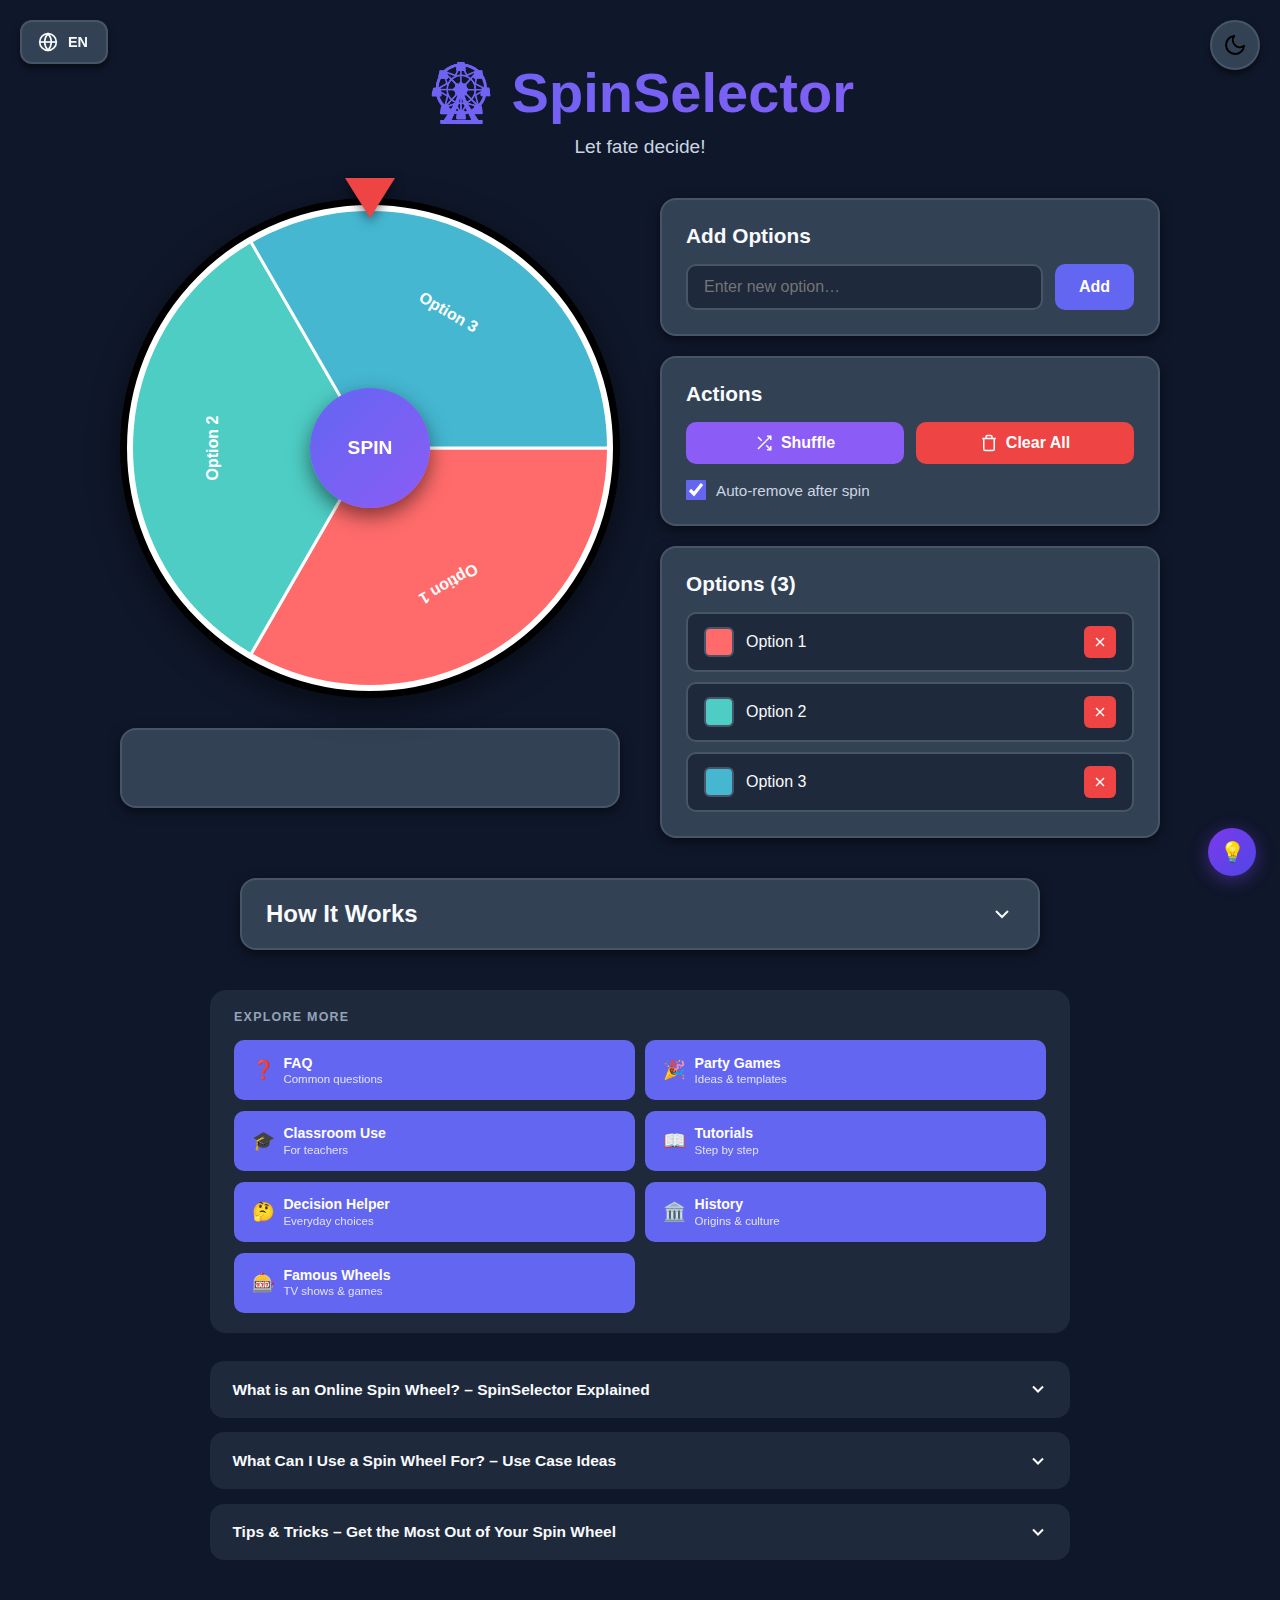
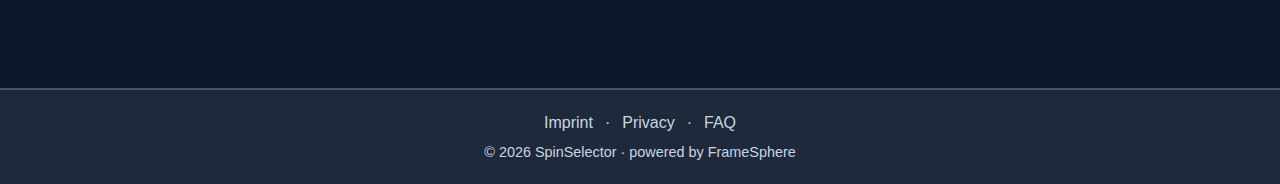
<file: index.html>
<!DOCTYPE html>
<html lang="en">
<head>
    <meta charset="UTF-8">
    <meta name="viewport" content="width=device-width, initial-scale=1.0">
    <title>SpinSelector – Redirecting…</title>
    <link rel="icon" type="image/svg+xml" href="/assets/favicon.svg">
    <meta name="robots" content="noindex, nofollow">
    <script>
        (function () {
            var saved = localStorage.getItem('language');
            var supported = ['de', 'en', 'fr', 'es'];
            var lang = supported.indexOf(saved) !== -1 ? saved : null;
            if (!lang) {
                var bl = (navigator.language || navigator.userLanguage || 'en').slice(0, 2).toLowerCase();
                lang = supported.indexOf(bl) !== -1 ? bl : 'en';
            }
            window.location.replace('/' + lang + '/');
        })();
    </script>
    <noscript><meta http-equiv="refresh" content="0; url=/en/"></noscript>
</head>
<body style="background:#0f172a;color:#94a3b8;font-family:sans-serif;display:flex;align-items:center;justify-content:center;min-height:100vh;margin:0;">
    <p>Redirecting…</p>
</body>
</html>
</file>
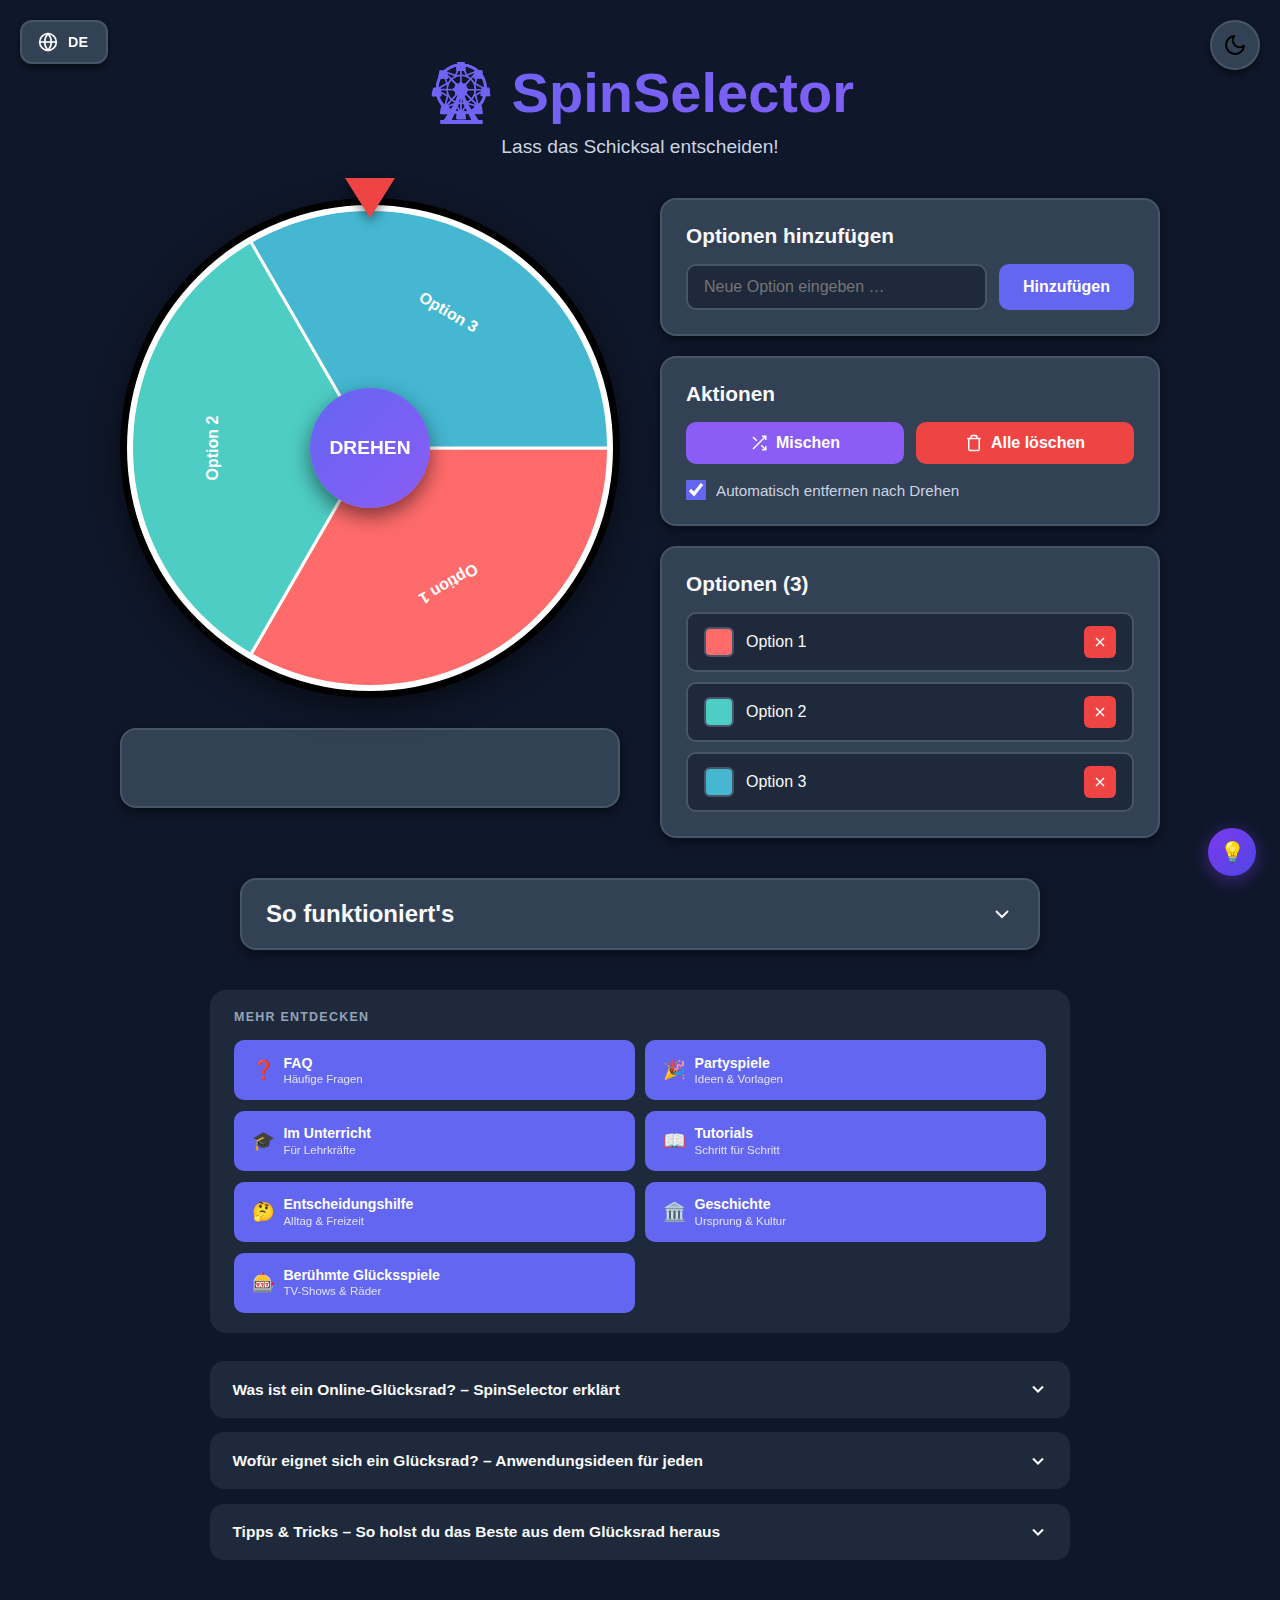
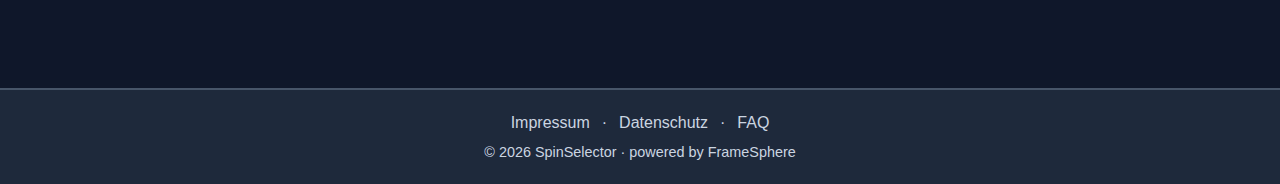
<file: de/index.html>
<!DOCTYPE html>
<html lang="de">
<head>
    <meta charset="UTF-8">
    <meta name="viewport" content="width=device-width, initial-scale=1.0">

    <!-- ═══ SEO: Meta Title & Description ═══ -->
    <title>Glücksrad Online – Kostenloser Zufallsgenerator | SpinSelector</title>
    <meta name="description" content="Kostenloses Online-Glücksrad: Eigene Optionen eingeben, Rad drehen und den Zufall entscheiden lassen. Ideal für Verlosungen, Partyspiele, Unterricht und Teamentscheidungen.">
    <meta name="keywords" content="Glücksrad online, Zufallsgenerator kostenlos, Entscheidungsrad, Picker Rad, Losrad, Spin Wheel, Glücksrad drehen, Online Rad kostenlos">

    <!-- ═══ Open Graph ═══ -->
    <meta property="og:title" content="SpinSelector – Kostenloses Online-Glücksrad">
    <meta property="og:description" content="Eigene Optionen eingeben, Rad drehen und den Zufall entscheiden lassen. Kostenlos, ohne Anmeldung.">
    <meta property="og:type" content="website">
    <meta property="og:url" content="https://spinselector.pages.dev/de/">
    <meta property="og:site_name" content="SpinSelector">
    <meta property="og:image" content="https://spinselector.pages.dev/assets/favicon.svg">
    <meta property="og:locale" content="de_DE">

    <!-- ═══ Twitter Card ═══ -->
    <meta name="twitter:card" content="summary_large_image">
    <meta name="twitter:title" content="SpinSelector – Glücksrad Online">
    <meta name="twitter:description" content="Kostenloses Online-Glücksrad. Optionen eingeben, drehen, Zufall gewinnen!">
    <meta name="twitter:image" content="https://spinselector.pages.dev/assets/favicon.svg">

    <!-- ═══ Canonical & hreflang ═══ -->
    <link rel="canonical" href="https://spinselector.pages.dev/de/">
    <link rel="alternate" hreflang="de"        href="https://spinselector.pages.dev/de/">
    <link rel="alternate" hreflang="en"        href="https://spinselector.pages.dev/en/">
    <link rel="alternate" hreflang="fr"        href="https://spinselector.pages.dev/fr/">
    <link rel="alternate" hreflang="es"        href="https://spinselector.pages.dev/es/">
    <link rel="alternate" hreflang="x-default" href="https://spinselector.pages.dev/en/">

    <!-- ═══ Favicon ═══ -->
    <link rel="icon" type="image/svg+xml" href="/assets/favicon.svg">
    <link rel="apple-touch-icon" href="/assets/favicon.svg">

    <!-- ═══ Structured Data: WebApplication ═══ -->
    <script type="application/ld+json">
    {
      "@context": "https://schema.org",
      "@type": "WebApplication",
      "name": "SpinSelector – Glücksrad Online",
      "url": "https://spinselector.pages.dev/de/",
      "description": "Kostenloses Online-Glücksrad für zufällige Entscheidungen.",
      "applicationCategory": "UtilitiesApplication",
      "operatingSystem": "Web Browser",
      "inLanguage": "de",
      "offers": { "@type": "Offer", "price": "0", "priceCurrency": "EUR" },
      "image": "https://spinselector.pages.dev/assets/favicon.svg"
    }
    </script>

    <!-- ═══ Structured Data: FAQPage ═══ -->
    <script type="application/ld+json">
    {
      "@context": "https://schema.org",
      "@type": "FAQPage",
      "mainEntity": [
        {
          "@type": "Question",
          "name": "Was kostet SpinSelector?",
          "acceptedAnswer": { "@type": "Answer", "text": "SpinSelector ist vollständig kostenlos und benötigt keine Registrierung oder Download." }
        },
        {
          "@type": "Question",
          "name": "Wie viele Optionen kann ich eingeben?",
          "acceptedAnswer": { "@type": "Answer", "text": "Du kannst bis zu 20 Optionen gleichzeitig ins Rad eingeben." }
        },
        {
          "@type": "Question",
          "name": "Werden meine Daten gespeichert?",
          "acceptedAnswer": { "@type": "Answer", "text": "Alle Optionen werden ausschließlich lokal in deinem Browser gespeichert. Es werden keine Daten an Server übertragen." }
        },
        {
          "@type": "Question",
          "name": "Funktioniert SpinSelector auf dem Smartphone?",
          "acceptedAnswer": { "@type": "Answer", "text": "Ja, SpinSelector ist vollständig mobiloptimiert und funktioniert auf allen modernen Geräten." }
        }
      ]
    }
    </script>

    <!-- ═══ PWA / Mobile ═══ -->
    <meta name="mobile-web-app-capable" content="yes">
    <meta name="apple-mobile-web-app-capable" content="yes">
    <meta name="apple-mobile-web-app-status-bar-style" content="black-translucent">
    <meta name="apple-mobile-web-app-title" content="SpinSelector">
    <meta name="theme-color" content="#0f172a">

    <link rel="stylesheet" href="/styles.css">

    <!-- ═══ AdSense ═══ -->
    <script async src="https://pagead2.googlesyndication.com/pagead/js/adsbygoogle.js?client=ca-pub-3654554314003005" crossorigin="anonymous"></script>

    <!-- ═══ SEO Section Styles ═══ -->
    <style>
        /* ── Quick Navigation ──────────────────────────── */
        .seo-section { max-width: 900px; margin: 0 auto 3rem; padding: 0 1.25rem; }
        .quick-nav { background: var(--card-bg,#1e293b); border-radius: 16px; padding: 1.25rem 1.5rem; margin-bottom: 1.75rem; }
        .quick-nav-heading { font-size: 0.78rem; font-weight: 700; text-transform: uppercase; letter-spacing: 0.1em; color: var(--text-muted,#94a3b8); margin: 0 0 1rem; }
        .quick-nav-links { display: grid; grid-template-columns: 1fr 1fr; gap: 0.65rem; }
        .quick-nav-links a { display: flex; align-items: center; gap: 0.55rem; padding: 0.85rem 1.1rem; border-radius: 10px; background: var(--accent,#6366f1); color: #fff; text-decoration: none; font-size: 0.88rem; font-weight: 600; transition: opacity .18s, transform .18s, background .18s; line-height: 1.3; }
        .quick-nav-links a:hover { opacity: 0.88; transform: translateY(-2px); background: #4f52d6; }
        .quick-nav-links a .nav-icon { font-size: 1.15rem; flex-shrink: 0; }
        .quick-nav-links a .nav-label { display: flex; flex-direction: column; }
        .quick-nav-links a .nav-label span { font-size: 0.72rem; font-weight: 400; opacity: 0.8; }

        /* ── Accordion ─────────────────────────────────── */
        .seo-accordion { display: flex; flex-direction: column; gap: 0.9rem; }
        .acc-item { background: var(--card-bg,#1e293b); border-radius: 14px; overflow: hidden; }
        .acc-btn { width: 100%; display: flex; justify-content: space-between; align-items: center; padding: 1.1rem 1.4rem; background: none; border: none; color: var(--text,#f8fafc); font-size: 0.97rem; font-weight: 700; cursor: pointer; text-align: left; gap: 1rem; line-height: 1.4; }
        .acc-chevron { flex-shrink: 0; transition: transform .3s ease; }
        .acc-btn[aria-expanded="true"] .acc-chevron { transform: rotate(180deg); }
        .acc-body { max-height: 0; overflow: hidden; transition: max-height .38s ease; }
        .acc-body.open { max-height: 3000px; }
        .acc-inner { padding: 0 1.4rem 1.4rem; color: var(--text-secondary,#cbd5e1); line-height: 1.78; font-size: 0.93rem; }
        .acc-inner h3 { color: var(--text,#f8fafc); font-size: 0.95rem; margin: 1.1rem 0 0.35rem; }
        .acc-inner p { margin: 0 0 0.75rem; }
        .acc-inner ul { padding-left: 1.3rem; margin: 0 0 0.75rem; }
        .acc-inner ul li { margin-bottom: 0.3rem; }
        .acc-inner a { color: var(--accent,#818cf8); text-decoration: underline; text-underline-offset: 3px; }

        @media (max-width: 640px) {
            .acc-btn { font-size: 0.88rem; padding: 0.95rem 1.1rem; }
            .quick-nav-links { grid-template-columns: 1fr 1fr; gap: 0.5rem; }
            .quick-nav-links a { font-size: 0.8rem; padding: 0.7rem 0.85rem; }
            .seo-section { padding: 0 0.75rem; }
        }
    </style>

    <!-- ═══ i18n Shim (ersetzt translations.js) ═══ -->
    <script>
        window.i18n = {
            t: function(key) {
                var s = {
                    'empty-state':     'Keine Optionen vorhanden.<br>Füge mindestens 2 Optionen hinzu!',
                    'canvas-empty':    'Füge Optionen hinzu',
                    'confirm-clear':   'Möchtest du wirklich alle Optionen löschen?',
                    'default-options': ['Option 1', 'Option 2', 'Option 3']
                };
                return s.hasOwnProperty(key) ? s[key] : key;
            },
            setLanguage: function(lang) {
                localStorage.setItem('language', lang);
                window.location.href = '/' + lang + '/';
            },
            initLanguage: function() { /* no-op: Sprache ergibt sich aus der URL */ },
            currentLanguage: function() { return 'de'; }
        };
    </script>
</head>
<body>

    <!-- ═══ Language Selector ═══ -->
    <div class="language-selector">
        <button id="langToggle" class="lang-button" aria-label="Sprache wechseln">
            <svg xmlns="http://www.w3.org/2000/svg" width="20" height="20" viewBox="0 0 24 24" fill="none" stroke="currentColor" stroke-width="2"><circle cx="12" cy="12" r="10"></circle><line x1="2" y1="12" x2="22" y2="12"></line><path d="M12 2a15.3 15.3 0 0 1 4 10 15.3 15.3 0 0 1-4 10 15.3 15.3 0 0 1-4-10 15.3 15.3 0 0 1 4-10z"></path></svg>
            <span id="currentLang">DE</span>
        </button>
        <div id="langDropdown" class="lang-dropdown hidden">
            <button data-lang="de" class="lang-option">🇩🇪 Deutsch</button>
            <button data-lang="en" class="lang-option">🇬🇧 English</button>
            <button data-lang="fr" class="lang-option">🇫🇷 Français</button>
            <button data-lang="es" class="lang-option">🇪🇸 Español</button>
        </div>
    </div>

    <!-- ═══ Theme Toggle ═══ -->
    <div class="theme-toggle">
        <button id="themeToggle" aria-label="Theme wechseln">
            <svg class="sun-icon" xmlns="http://www.w3.org/2000/svg" width="24" height="24" viewBox="0 0 24 24" fill="none" stroke="currentColor" stroke-width="2" stroke-linecap="round" stroke-linejoin="round"><circle cx="12" cy="12" r="5"></circle><line x1="12" y1="1" x2="12" y2="3"></line><line x1="12" y1="21" x2="12" y2="23"></line><line x1="4.22" y1="4.22" x2="5.64" y2="5.64"></line><line x1="18.36" y1="18.36" x2="19.78" y2="19.78"></line><line x1="1" y1="12" x2="3" y2="12"></line><line x1="21" y1="12" x2="23" y2="12"></line><line x1="4.22" y1="19.78" x2="5.64" y2="18.36"></line><line x1="18.36" y1="5.64" x2="19.78" y2="4.22"></line></svg>
            <svg class="moon-icon" xmlns="http://www.w3.org/2000/svg" width="24" height="24" viewBox="0 0 24 24" fill="none" stroke="currentColor" stroke-width="2" stroke-linecap="round" stroke-linejoin="round"><path d="M21 12.79A9 9 0 1 1 11.21 3 7 7 0 0 0 21 12.79z"></path></svg>
        </button>
    </div>

    <!-- ═══ App Container ═══ -->
    <div class="container">

        <!-- ── H1 Header ──────────────────────────────── -->
        <header>
            <h1>🎡 SpinSelector</h1>
            <p class="subtitle">Lass das Schicksal entscheiden!</p>
        </header>

        <!-- ── Wheel + Controls ───────────────────────── -->
        <div class="main-content">
            <div class="wheel-section">
                <div class="wheel-container">
                    <div class="wheel-pointer"></div>
                    <canvas id="wheelCanvas" width="500" height="500" aria-label="Interaktives Glücksrad"></canvas>
                    <button id="spinBtn" class="spin-button" aria-label="Rad drehen">
                        <span class="spin-text">DREHEN</span>
                    </button>
                </div>
                <div class="result-display" id="resultDisplay" aria-live="polite"></div>
            </div>

            <div class="controls-section">
                <div class="card">
                    <h2>Optionen hinzufügen</h2>
                    <div class="input-group">
                        <input type="text" id="optionInput" placeholder="Neue Option eingeben …" maxlength="50" aria-label="Neue Option eingeben">
                        <button id="addBtn" class="btn btn-primary">Hinzufügen</button>
                    </div>
                </div>

                <div class="card">
                    <h2>Aktionen</h2>
                    <div class="action-buttons">
                        <button id="shuffleBtn" class="btn btn-secondary" aria-label="Optionen mischen">
                            <svg xmlns="http://www.w3.org/2000/svg" width="18" height="18" viewBox="0 0 24 24" fill="none" stroke="currentColor" stroke-width="2" aria-hidden="true"><polyline points="16 3 21 3 21 8"></polyline><line x1="4" y1="20" x2="21" y2="3"></line><polyline points="21 16 21 21 16 21"></polyline><line x1="15" y1="15" x2="21" y2="21"></line><line x1="4" y1="4" x2="9" y2="9"></line></svg>
                            <span>Mischen</span>
                        </button>
                        <button id="clearBtn" class="btn btn-danger" aria-label="Alle Optionen löschen">
                            <svg xmlns="http://www.w3.org/2000/svg" width="18" height="18" viewBox="0 0 24 24" fill="none" stroke="currentColor" stroke-width="2" aria-hidden="true"><polyline points="3 6 5 6 21 6"></polyline><path d="M19 6v14a2 2 0 0 1-2 2H7a2 2 0 0 1-2-2V6m3 0V4a2 2 0 0 1 2-2h4a2 2 0 0 1 2 2v2"></path></svg>
                            <span>Alle löschen</span>
                        </button>
                    </div>
                    <div class="checkbox-group">
                        <label>
                            <input type="checkbox" id="autoRemove" checked>
                            <span>Automatisch entfernen nach Drehen</span>
                        </label>
                    </div>
                </div>

                <div class="card">
                    <h2>Optionen (<span id="optionCount">0</span>)</h2>
                    <div id="optionsList" class="options-list"></div>
                </div>
            </div>
        </div>

        <!-- ── How to Play ─────────────────────────────── -->
        <section class="how-to-play" aria-label="So funktioniert SpinSelector">
            <button class="how-to-play-toggle" onclick="toggleHowToPlay()" aria-expanded="false">
                <h2 class="section-title">So funktioniert's</h2>
                <svg class="toggle-icon" width="24" height="24" viewBox="0 0 24 24" fill="none" stroke="currentColor" stroke-width="2" aria-hidden="true"><polyline points="6 9 12 15 18 9"></polyline></svg>
            </button>
            <div class="instructions collapsed">
                <div class="instruction-item"><span class="instruction-number">1</span><p>Füge deine Optionen über das Eingabefeld hinzu</p></div>
                <div class="instruction-item"><span class="instruction-number">2</span><p>Klicke auf „DREHEN", um das Rad zu starten</p></div>
                <div class="instruction-item"><span class="instruction-number">3</span><p>Das Rad wählt per Zufallsalgorithmus eine Option aus</p></div>
                <div class="instruction-item"><span class="instruction-number">4</span><p>Nutze „Mischen", um die Reihenfolge neu zu ordnen</p></div>
            </div>
        </section>

        <!-- ═══════════════════════════════════════════════════════
             SEO SECTION – zwischen How-to-Play und Footer
        ═══════════════════════════════════════════════════════ -->
        <section class="seo-section" aria-label="Informationen und weiterführende Themen">

            <!-- ── Quick Navigation ──────────────────── -->
            <nav class="quick-nav" aria-label="Weitere Seiten">
                <p class="quick-nav-heading">Mehr entdecken</p>
                <div class="quick-nav-links">
                    <a href="/de/faq.html"><span class="nav-icon">❓</span><span class="nav-label">FAQ<span>Häufige Fragen</span></span></a>
                    <a href="/de/partyspiele.html"><span class="nav-icon">🎉</span><span class="nav-label">Partyspiele<span>Ideen & Vorlagen</span></span></a>
                    <a href="/de/unterricht.html"><span class="nav-icon">🎓</span><span class="nav-label">Im Unterricht<span>Für Lehrkräfte</span></span></a>
                    <a href="/de/tutorials.html"><span class="nav-icon">📖</span><span class="nav-label">Tutorials<span>Schritt für Schritt</span></span></a>
                    <a href="/de/entscheidungen.html"><span class="nav-icon">🤔</span><span class="nav-label">Entscheidungshilfe<span>Alltag & Freizeit</span></span></a>
                    <a href="/de/geschichte.html"><span class="nav-icon">🏛️</span><span class="nav-label">Geschichte<span>Ursprung & Kultur</span></span></a>
                    <a href="/de/beruehmte-gluecksspiele.html"><span class="nav-icon">🎰</span><span class="nav-label">Berühmte Glücksspiele<span>TV-Shows & Räder</span></span></a>
                </div>
            </nav>

            <!-- ── Accordion Items ───────────────────── -->
            <div class="seo-accordion">

                <!-- Akkordeon 1 -->
                <div class="acc-item">
                    <button class="acc-btn" aria-expanded="false" onclick="toggleAcc(this)">
                        <span>Was ist ein Online-Glücksrad? – SpinSelector erklärt</span>
                        <svg class="acc-chevron" width="20" height="20" viewBox="0 0 24 24" fill="none" stroke="currentColor" stroke-width="2.5" aria-hidden="true"><polyline points="6 9 12 15 18 9"></polyline></svg>
                    </button>
                    <div class="acc-body">
                        <div class="acc-inner">
                            <p>SpinSelector ist ein <strong>kostenloses Online-Glücksrad</strong>, das dir schnell und einfach hilft, zufällige und faire Entscheidungen zu treffen – direkt im Browser, ohne Download oder Registrierung. Du tippst deine Optionen ein, klickst auf „DREHEN" und das animierte Rad wählt per Zufallsalgorithmus einen Gewinner aus.</p>
                            <p>Das klassische Glücksrad begleitet die Menschheit seit Jahrhunderten: von mittelalterlichen Jahrmarktspielen über legendäre TV-Sendungen wie <em>„Wheel of Fortune"</em> bis hin zum modernen digitalen Zufallsgenerator. SpinSelector bringt dieses vertraute Spielgefühl auf jedes Gerät – ob Smartphone, Tablet oder Desktop-PC.</p>
                            <h3>Wie SpinSelector technisch funktioniert</h3>
                            <p>Das Rad wird auf einem HTML5-Canvas gerendert und dreht sich mit einer physikalisch realistischen Abbremskurve. Der eingesetzte Zufallsalgorithmus basiert auf kryptografisch sicheren Methoden, sodass jede Drehung wirklich unvorhersehbar ist. Deine eingegebenen Optionen werden im Local Storage deines Browsers gespeichert und stehen nach einem Neustart sofort wieder zur Verfügung – ohne Datenweitergabe an Server.</p>
                            <h3>Funktionen im Überblick</h3>
                            <ul>
                                <li>Bis zu 20 individuelle Optionen frei eingebbar</li>
                                <li>Reihenfolge per „Mischen"-Button zufällig neu sortierbar</li>
                                <li>„Auto-Entfernen": Gewinner-Option wird nach jeder Runde automatisch gelöscht</li>
                                <li>Ansprechender Light- und Dark-Mode</li>
                                <li>100 % kostenlos, werbefinanziert – keine Anmeldung erforderlich</li>
                                <li>Vollständig mobiloptimiert für alle Bildschirmgrößen</li>
                            </ul>
                            <p>SpinSelector eignet sich ideal für <strong>Verlosungen, Quizrunden, Teamaufteilungen, Partyspiele</strong> und viele weitere Szenarien. Mehr Ideen findest du auf unserer <a href="/de/partyspiele.html">Partyspiele-Seite</a> und in den <a href="/de/tutorials.html">Tutorials</a>.</p>
                        </div>
                    </div>
                </div>

                <!-- Akkordeon 2 -->
                <div class="acc-item">
                    <button class="acc-btn" aria-expanded="false" onclick="toggleAcc(this)">
                        <span>Wofür eignet sich ein Glücksrad? – Anwendungsideen für jeden</span>
                        <svg class="acc-chevron" width="20" height="20" viewBox="0 0 24 24" fill="none" stroke="currentColor" stroke-width="2.5" aria-hidden="true"><polyline points="6 9 12 15 18 9"></polyline></svg>
                    </button>
                    <div class="acc-body">
                        <div class="acc-inner">
                            <p>Ein Online-Glücksrad ist vielseitiger, als man auf den ersten Blick vermutet. SpinSelector begleitet Millionen von Nutzern in den unterschiedlichsten Alltagssituationen – hier sind die beliebtesten Anwendungsszenarien:</p>
                            <h3>🎉 Partys & Feiern</h3>
                            <p>Beim Kindergeburtstag, auf der WG-Party oder beim Spieleabend bringt das Glücksrad spontane Abwechslung und jede Menge Lachen. Trage Spielideen, Wahrheit-oder-Pflicht-Aufgaben, Getränke-Optionen oder Partyspiele ein und lass das Rad entscheiden – garantiert fair für alle! Alle Ideen findest du auf unserer <a href="/de/partyspiele.html">Partyspiele-Seite</a>.</p>
                            <h3>🎓 Schule & Unterricht</h3>
                            <p>Lehrerinnen und Lehrer setzen SpinSelector erfolgreich im Unterricht ein: zufälliges Aufrufen von Schülerinnen und Schülern, Vokabel-Übungen, Quizrunden, Gruppenaufteilungen oder die Vergabe von Klassenaufgaben. Das Rad macht jede Stunde interaktiver und motivierender. Mehr Ideen auf der <a href="/de/unterricht.html">Unterrichts-Seite</a>.</p>
                            <h3>💼 Teams & Meetings</h3>
                            <p>Wer moderiert das nächste Meeting? Wer bringt Kuchen mit? Wer präsentiert zuerst? SpinSelector macht diese kleinen Teamentscheidungen neutral, transparent und vor allem spaßig – ideal auch für Remote-Teams per Bildschirmfreigabe.</p>
                            <h3>🍽️ Alltag & Freizeit</h3>
                            <p>Mittagessen aussuchen, Film für den Abend wählen oder Restaurant finden – mit SpinSelector triffst du diese kleinen Entscheidungen stressfrei und spielerisch. Trage einfach deine Optionen ein und lass den Zufall walten. Weitere Alltagsideen auf der <a href="/de/entscheidungen.html">Entscheidungshilfe-Seite</a>.</p>
                            <h3>🎰 Verlosungen & Gewinnspiele</h3>
                            <p>Für faires und nachvollziehbares Verlosen eignet sich SpinSelector perfekt: alle Teilnehmernamen eingeben, live vor dem Publikum drehen – fertig. Die „Auto-Entfernen"-Funktion verhindert zuverlässig doppelte Ziehungen.</p>
                        </div>
                    </div>
                </div>

                <!-- Akkordeon 3 -->
                <div class="acc-item">
                    <button class="acc-btn" aria-expanded="false" onclick="toggleAcc(this)">
                        <span>Tipps & Tricks – So holst du das Beste aus dem Glücksrad heraus</span>
                        <svg class="acc-chevron" width="20" height="20" viewBox="0 0 24 24" fill="none" stroke="currentColor" stroke-width="2.5" aria-hidden="true"><polyline points="6 9 12 15 18 9"></polyline></svg>
                    </button>
                    <div class="acc-body">
                        <div class="acc-inner">
                            <p>SpinSelector ist intuitiv bedienbar, aber ein paar Insider-Tipps machen die Nutzung noch effizienter und unterhaltsamer:</p>
                            <h3>Optionen vorher vorbereiten</h3>
                            <p>Da SpinSelector deine Optionen automatisch im Local Storage speichert, musst du sie beim nächsten Besuch nicht neu eintippen. Ideal für wiederkehrende Spielrunden, regelmäßige Teamentscheidungen oder den wöchentlichen Kuchenverteiler im Büro.</p>
                            <h3>„Auto-Entfernen" clever einsetzen</h3>
                            <p>Aktiviere die Checkbox „Automatisch entfernen nach Drehen", wenn jede Option nur einmal gezogen werden soll – etwa bei Verlosungen, Schüleraufrufen oder Turnieren. Deaktiviere die Option, wenn dieselbe Auswahl mehrfach möglich sein soll, zum Beispiel beim klassischen Partyspiel.</p>
                            <h3>Mischen vor jeder Runde</h3>
                            <p>Der „Mischen"-Button sortiert die Reihenfolge der Segmente auf dem Rad zufällig neu. Nutze ihn vor jeder Runde für maximale Unvorhersehbarkeit – das steigert die Spannung erheblich!</p>
                            <h3>Dark-Mode für Abendveranstaltungen</h3>
                            <p>Im abgedunkelten Partykeller oder bei Filmabenden macht der elegante Dark-Mode das Rad noch ansprechender. Der gewählte Modus wird automatisch gespeichert.</p>
                            <h3>Bildschirm teilen im Online-Meeting</h3>
                            <p>SpinSelector funktioniert perfekt für Remote-Teams: einfach den Tab per Bildschirmfreigabe teilen – alle Teilnehmenden sehen live, wie das Rad dreht. Kein Plugin, kein Extra-Tool, nur der Browser.</p>
                            <h3>Lange Namen kürzen</h3>
                            <p>Segmente zeigen maximal ca. 20 Zeichen lesbar an. Bei langen Namen empfehlen sich Abkürzungen oder Vornamen. Alle vollständigen Infos kannst du separat notieren oder auf einem zweiten Gerät offen haben.</p>
                            <p>Ausführliche Schritt-für-Schritt-Anleitungen für alle Szenarien findest du in unseren <a href="/de/tutorials.html">Tutorials</a> und bei den <a href="/de/faq.html">häufig gestellten Fragen</a>.</p>
                        </div>
                    </div>
                </div>

            </div><!-- .seo-accordion -->
        </section>
        <!-- ═══ Ende SEO Section ════════════════════════ -->

    </div><!-- .container -->

    <!-- ═══ Footer ═══ -->
    <footer>
        <div class="footer-content">
            <div class="footer-links">
                <a href="/impressum.html" class="footer-link">Impressum</a>
                <span class="footer-separator">·</span>
                <a href="/datenschutz.html" class="footer-link">Datenschutz</a>
                <span class="footer-separator">·</span>
                <a href="/de/faq.html" class="footer-link">FAQ</a>
            </div>
            <div class="footer-copyright">
                © 2026 SpinSelector · powered by <a href="https://frame-sphere.vercel.app" class="footer-link">FrameSphere</a>
            </div>
        </div>
    </footer>

    <script src="/script.js"></script>
    <script>
        function toggleHowToPlay() {
            var el  = document.querySelector('.how-to-play .instructions');
            var btn = document.querySelector('.how-to-play-toggle');
            el.classList.toggle('collapsed');
            btn.setAttribute('aria-expanded', String(btn.getAttribute('aria-expanded') !== 'true'));
        }
        function toggleAcc(btn) {
            var body = btn.nextElementSibling;
            var open = body.classList.toggle('open');
            btn.setAttribute('aria-expanded', String(open));
        }
    </script>
</body>
</html>
</file>
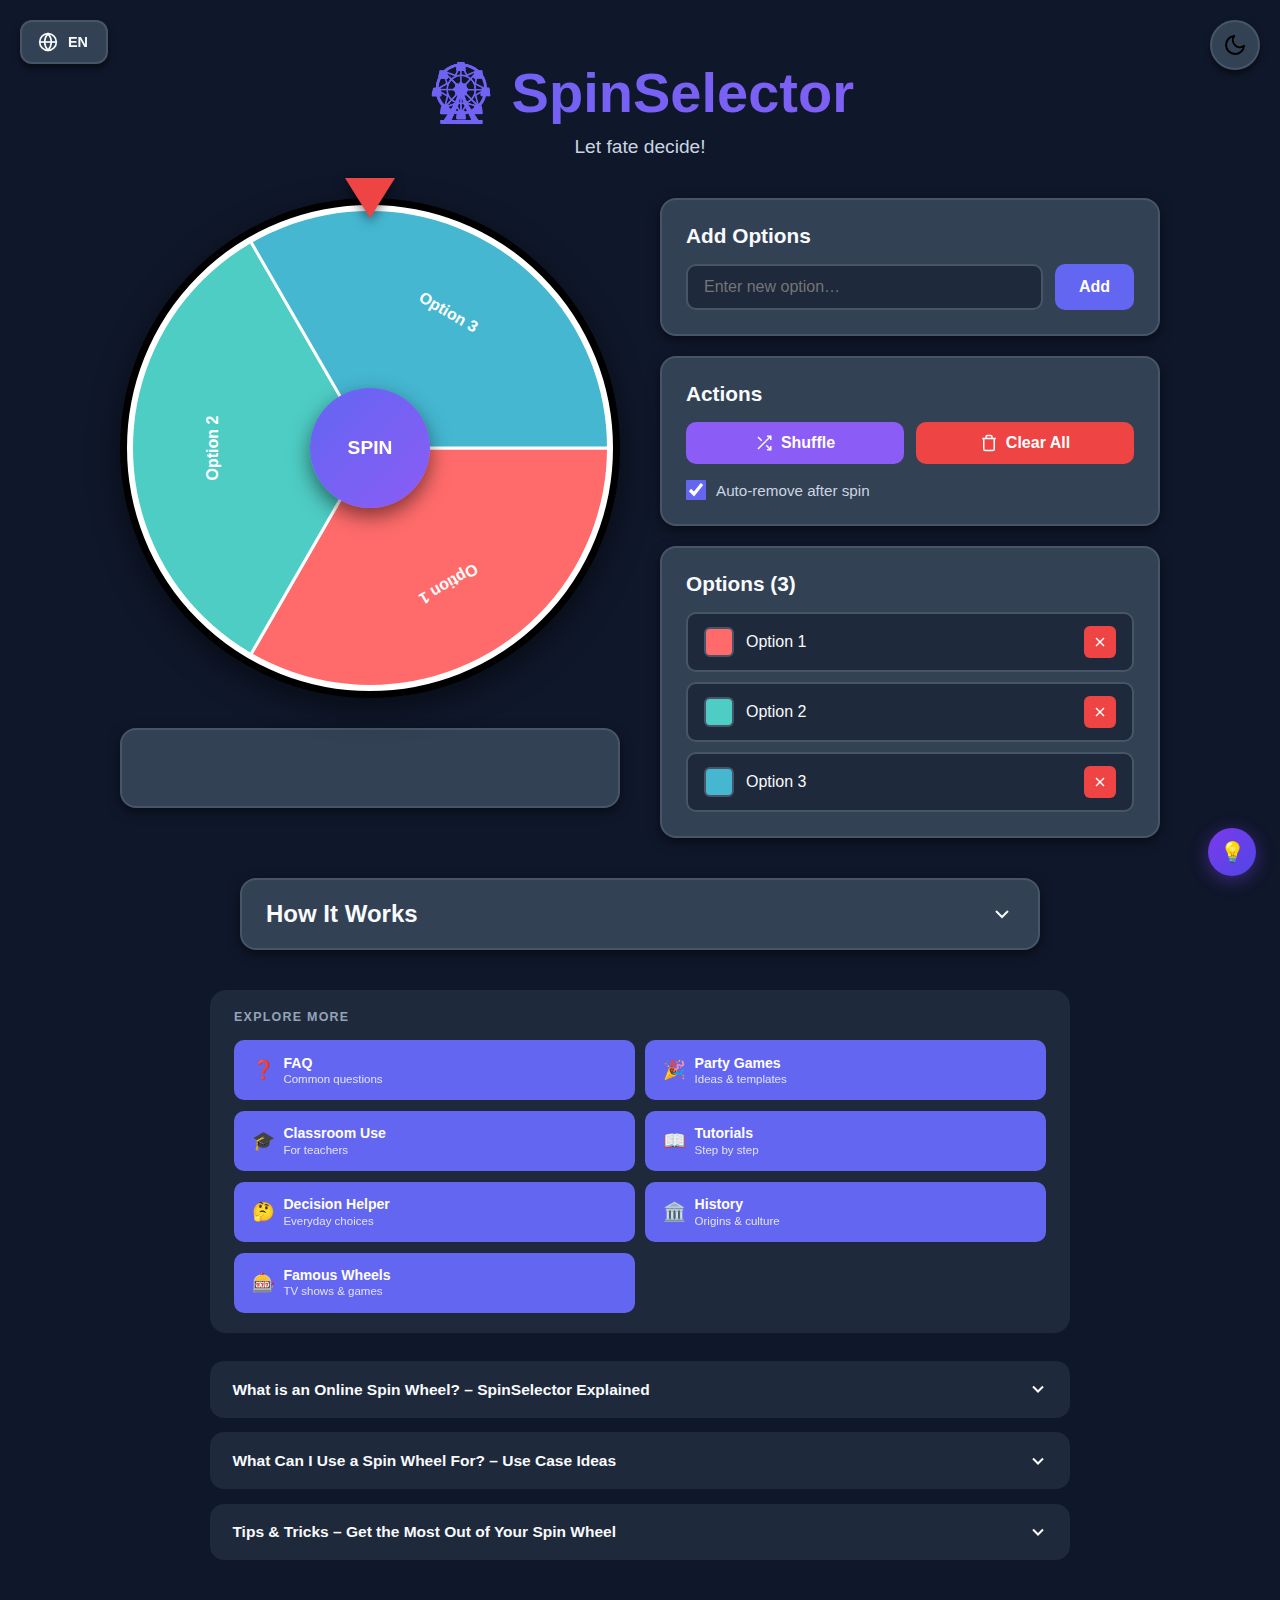
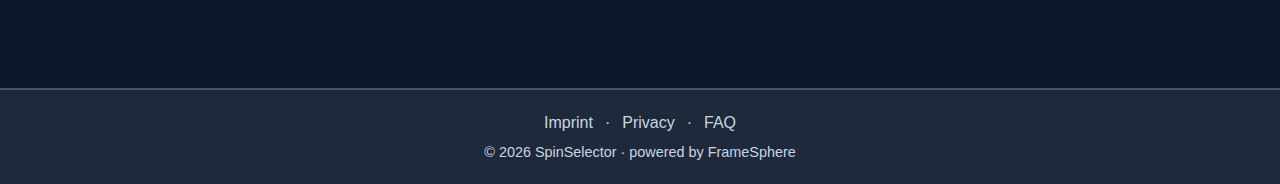
<file: en/index.html>
<!DOCTYPE html>
<html lang="en">
<head>
    <meta charset="UTF-8">
    <meta name="viewport" content="width=device-width, initial-scale=1.0">

    <!-- ═══ SEO: Meta Title & Description ═══ -->
    <title>Spin Wheel Online – Free Random Decision Maker | SpinSelector</title>
    <meta name="description" content="Free online spin wheel: add your own options, spin, and let random chance decide. Perfect for giveaways, party games, classroom activities and team decisions.">
    <meta name="keywords" content="spin wheel online, random wheel, decision wheel, wheel of fortune online, random picker, lucky wheel free, name picker wheel">

    <!-- ═══ Open Graph ═══ -->
    <meta property="og:title" content="SpinSelector – Free Online Spin Wheel">
    <meta property="og:description" content="Add your own options and let fate decide. Free, no signup required.">
    <meta property="og:type" content="website">
    <meta property="og:url" content="https://spinselector.pages.dev/en/">
    <meta property="og:site_name" content="SpinSelector">
    <meta property="og:image" content="https://spinselector.pages.dev/assets/favicon.svg">
    <meta property="og:locale" content="en_US">

    <!-- ═══ Twitter Card ═══ -->
    <meta name="twitter:card" content="summary_large_image">
    <meta name="twitter:title" content="SpinSelector – Spin Wheel Online">
    <meta name="twitter:description" content="Free online spin wheel. Add options, spin, let fate decide!">
    <meta name="twitter:image" content="https://spinselector.pages.dev/assets/favicon.svg">

    <!-- ═══ Canonical & hreflang ═══ -->
    <link rel="canonical" href="https://spinselector.pages.dev/en/">
    <link rel="alternate" hreflang="de"        href="https://spinselector.pages.dev/de/">
    <link rel="alternate" hreflang="en"        href="https://spinselector.pages.dev/en/">
    <link rel="alternate" hreflang="fr"        href="https://spinselector.pages.dev/fr/">
    <link rel="alternate" hreflang="es"        href="https://spinselector.pages.dev/es/">
    <link rel="alternate" hreflang="x-default" href="https://spinselector.pages.dev/en/">

    <!-- ═══ Favicon ═══ -->
    <link rel="icon" type="image/svg+xml" href="/assets/favicon.svg">
    <link rel="apple-touch-icon" href="/assets/favicon.svg">

    <!-- ═══ Structured Data: WebApplication ═══ -->
    <script type="application/ld+json">
    {
      "@context": "https://schema.org",
      "@type": "WebApplication",
      "name": "SpinSelector – Spin Wheel Online",
      "url": "https://spinselector.pages.dev/en/",
      "description": "Free online spin wheel for random decisions.",
      "applicationCategory": "UtilitiesApplication",
      "operatingSystem": "Web Browser",
      "inLanguage": "en",
      "offers": { "@type": "Offer", "price": "0", "priceCurrency": "USD" },
      "image": "https://spinselector.pages.dev/assets/favicon.svg"
    }
    </script>

    <!-- ═══ Structured Data: FAQPage ═══ -->
    <script type="application/ld+json">
    {
      "@context": "https://schema.org",
      "@type": "FAQPage",
      "mainEntity": [
        {
          "@type": "Question",
          "name": "Is SpinSelector free to use?",
          "acceptedAnswer": { "@type": "Answer", "text": "Yes, SpinSelector is completely free and requires no registration or download." }
        },
        {
          "@type": "Question",
          "name": "How many options can I add to the wheel?",
          "acceptedAnswer": { "@type": "Answer", "text": "You can add up to 20 options to the spin wheel at the same time." }
        },
        {
          "@type": "Question",
          "name": "Is my data stored or shared?",
          "acceptedAnswer": { "@type": "Answer", "text": "All options are saved locally in your browser only. No data is sent to any server." }
        },
        {
          "@type": "Question",
          "name": "Does SpinSelector work on mobile?",
          "acceptedAnswer": { "@type": "Answer", "text": "Yes, SpinSelector is fully optimized for all modern smartphones and tablets." }
        }
      ]
    }
    </script>

    <!-- ═══ PWA / Mobile ═══ -->
    <meta name="mobile-web-app-capable" content="yes">
    <meta name="apple-mobile-web-app-capable" content="yes">
    <meta name="apple-mobile-web-app-status-bar-style" content="black-translucent">
    <meta name="apple-mobile-web-app-title" content="SpinSelector">
    <meta name="theme-color" content="#0f172a">

    <link rel="stylesheet" href="/styles.css">

    <!-- ═══ AdSense ═══ -->
    <script async src="https://pagead2.googlesyndication.com/pagead/js/adsbygoogle.js?client=ca-pub-3654554314003005" crossorigin="anonymous"></script>

    <!-- ═══ SEO Section Styles ═══ -->
    <style>
        .seo-section { max-width: 900px; margin: 0 auto 3rem; padding: 0 1.25rem; }
        .quick-nav { background: var(--card-bg,#1e293b); border-radius: 16px; padding: 1.25rem 1.5rem; margin-bottom: 1.75rem; }
        .quick-nav-heading { font-size: 0.78rem; font-weight: 700; text-transform: uppercase; letter-spacing: 0.1em; color: var(--text-muted,#94a3b8); margin: 0 0 1rem; }
        .quick-nav-links { display: grid; grid-template-columns: 1fr 1fr; gap: 0.65rem; }
        .quick-nav-links a { display: flex; align-items: center; gap: 0.55rem; padding: 0.85rem 1.1rem; border-radius: 10px; background: var(--accent,#6366f1); color: #fff; text-decoration: none; font-size: 0.88rem; font-weight: 600; transition: opacity .18s, transform .18s, background .18s; line-height: 1.3; }
        .quick-nav-links a:hover { opacity: 0.88; transform: translateY(-2px); background: #4f52d6; }
        .quick-nav-links a .nav-icon { font-size: 1.15rem; flex-shrink: 0; }
        .quick-nav-links a .nav-label { display: flex; flex-direction: column; }
        .quick-nav-links a .nav-label span { font-size: 0.72rem; font-weight: 400; opacity: 0.8; }
        .seo-accordion { display: flex; flex-direction: column; gap: 0.9rem; }
        .acc-item { background: var(--card-bg,#1e293b); border-radius: 14px; overflow: hidden; }
        .acc-btn { width: 100%; display: flex; justify-content: space-between; align-items: center; padding: 1.1rem 1.4rem; background: none; border: none; color: var(--text,#f8fafc); font-size: 0.97rem; font-weight: 700; cursor: pointer; text-align: left; gap: 1rem; line-height: 1.4; }
        .acc-chevron { flex-shrink: 0; transition: transform .3s ease; }
        .acc-btn[aria-expanded="true"] .acc-chevron { transform: rotate(180deg); }
        .acc-body { max-height: 0; overflow: hidden; transition: max-height .38s ease; }
        .acc-body.open { max-height: 3000px; }
        .acc-inner { padding: 0 1.4rem 1.4rem; color: var(--text-secondary,#cbd5e1); line-height: 1.78; font-size: 0.93rem; }
        .acc-inner h3 { color: var(--text,#f8fafc); font-size: 0.95rem; margin: 1.1rem 0 0.35rem; }
        .acc-inner p { margin: 0 0 0.75rem; }
        .acc-inner ul { padding-left: 1.3rem; margin: 0 0 0.75rem; }
        .acc-inner ul li { margin-bottom: 0.3rem; }
        .acc-inner a { color: var(--accent,#818cf8); text-decoration: underline; text-underline-offset: 3px; }
        .ad-slot { margin: 1.5rem 0; text-align: center; min-height: 90px; }
        @media (max-width: 640px) {
            .acc-btn { font-size: 0.88rem; padding: 0.95rem 1.1rem; }
            .quick-nav-links { grid-template-columns: 1fr 1fr; gap: 0.5rem; }
            .quick-nav-links a { font-size: 0.8rem; padding: 0.7rem 0.85rem; }
            .seo-section { padding: 0 0.75rem; }
        }
    </style>

    <!-- ═══ i18n Shim (replaces translations.js) ═══ -->
    <script>
        window.i18n = {
            t: function(key) {
                var s = {
                    'empty-state':     'No options available.<br>Add at least 2 options!',
                    'canvas-empty':    'Add options',
                    'confirm-clear':   'Do you really want to delete all options?',
                    'default-options': ['Option 1', 'Option 2', 'Option 3']
                };
                return s.hasOwnProperty(key) ? s[key] : key;
            },
            setLanguage: function(lang) {
                localStorage.setItem('language', lang);
                window.location.href = '/' + lang + '/';
            },
            initLanguage: function() { /* no-op: language is determined by URL */ },
            currentLanguage: function() { return 'en'; }
        };
    </script>
</head>
<body>

    <!-- ═══ Language Selector ═══ -->
    <div class="language-selector">
        <button id="langToggle" class="lang-button" aria-label="Change language">
            <svg xmlns="http://www.w3.org/2000/svg" width="20" height="20" viewBox="0 0 24 24" fill="none" stroke="currentColor" stroke-width="2"><circle cx="12" cy="12" r="10"></circle><line x1="2" y1="12" x2="22" y2="12"></line><path d="M12 2a15.3 15.3 0 0 1 4 10 15.3 15.3 0 0 1-4 10 15.3 15.3 0 0 1-4-10 15.3 15.3 0 0 1 4-10z"></path></svg>
            <span id="currentLang">EN</span>
        </button>
        <div id="langDropdown" class="lang-dropdown hidden">
            <button data-lang="de" class="lang-option">🇩🇪 Deutsch</button>
            <button data-lang="en" class="lang-option">🇬🇧 English</button>
            <button data-lang="fr" class="lang-option">🇫🇷 Français</button>
            <button data-lang="es" class="lang-option">🇪🇸 Español</button>
        </div>
    </div>

    <!-- ═══ Theme Toggle ═══ -->
    <div class="theme-toggle">
        <button id="themeToggle" aria-label="Toggle theme">
            <svg class="sun-icon" xmlns="http://www.w3.org/2000/svg" width="24" height="24" viewBox="0 0 24 24" fill="none" stroke="currentColor" stroke-width="2" stroke-linecap="round" stroke-linejoin="round"><circle cx="12" cy="12" r="5"></circle><line x1="12" y1="1" x2="12" y2="3"></line><line x1="12" y1="21" x2="12" y2="23"></line><line x1="4.22" y1="4.22" x2="5.64" y2="5.64"></line><line x1="18.36" y1="18.36" x2="19.78" y2="19.78"></line><line x1="1" y1="12" x2="3" y2="12"></line><line x1="21" y1="12" x2="23" y2="12"></line><line x1="4.22" y1="19.78" x2="5.64" y2="18.36"></line><line x1="18.36" y1="5.64" x2="19.78" y2="4.22"></line></svg>
            <svg class="moon-icon" xmlns="http://www.w3.org/2000/svg" width="24" height="24" viewBox="0 0 24 24" fill="none" stroke="currentColor" stroke-width="2" stroke-linecap="round" stroke-linejoin="round"><path d="M21 12.79A9 9 0 1 1 11.21 3 7 7 0 0 0 21 12.79z"></path></svg>
        </button>
    </div>

    <div class="container">
        <header>
            <h1>🎡 SpinSelector</h1>
            <p class="subtitle">Let fate decide!</p>
        </header>

        <div class="main-content">
            <div class="wheel-section">
                <div class="wheel-container">
                    <div class="wheel-pointer"></div>
                    <canvas id="wheelCanvas" width="500" height="500" aria-label="Interactive spin wheel"></canvas>
                    <button id="spinBtn" class="spin-button" aria-label="Spin the wheel">
                        <span class="spin-text">SPIN</span>
                    </button>
                </div>
                <div class="result-display" id="resultDisplay" aria-live="polite"></div>
            </div>

            <div class="controls-section">
                <div class="card">
                    <h2>Add Options</h2>
                    <div class="input-group">
                        <input type="text" id="optionInput" placeholder="Enter new option…" maxlength="50" aria-label="Enter new option">
                        <button id="addBtn" class="btn btn-primary">Add</button>
                    </div>
                </div>

                <div class="card">
                    <h2>Actions</h2>
                    <div class="action-buttons">
                        <button id="shuffleBtn" class="btn btn-secondary" aria-label="Shuffle options">
                            <svg xmlns="http://www.w3.org/2000/svg" width="18" height="18" viewBox="0 0 24 24" fill="none" stroke="currentColor" stroke-width="2" aria-hidden="true"><polyline points="16 3 21 3 21 8"></polyline><line x1="4" y1="20" x2="21" y2="3"></line><polyline points="21 16 21 21 16 21"></polyline><line x1="15" y1="15" x2="21" y2="21"></line><line x1="4" y1="4" x2="9" y2="9"></line></svg>
                            <span>Shuffle</span>
                        </button>
                        <button id="clearBtn" class="btn btn-danger" aria-label="Clear all options">
                            <svg xmlns="http://www.w3.org/2000/svg" width="18" height="18" viewBox="0 0 24 24" fill="none" stroke="currentColor" stroke-width="2" aria-hidden="true"><polyline points="3 6 5 6 21 6"></polyline><path d="M19 6v14a2 2 0 0 1-2 2H7a2 2 0 0 1-2-2V6m3 0V4a2 2 0 0 1 2-2h4a2 2 0 0 1 2 2v2"></path></svg>
                            <span>Clear All</span>
                        </button>
                    </div>
                    <div class="checkbox-group">
                        <label>
                            <input type="checkbox" id="autoRemove" checked>
                            <span>Auto-remove after spin</span>
                        </label>
                    </div>
                </div>

                <div class="card">
                    <h2>Options (<span id="optionCount">0</span>)</h2>
                    <div id="optionsList" class="options-list"></div>
                </div>
            </div>
        </div>

        <section class="how-to-play" aria-label="How SpinSelector works">
            <button class="how-to-play-toggle" onclick="toggleHowToPlay()" aria-expanded="false">
                <h2 class="section-title">How It Works</h2>
                <svg class="toggle-icon" width="24" height="24" viewBox="0 0 24 24" fill="none" stroke="currentColor" stroke-width="2" aria-hidden="true"><polyline points="6 9 12 15 18 9"></polyline></svg>
            </button>
            <div class="instructions collapsed">
                <div class="instruction-item"><span class="instruction-number">1</span><p>Add your options using the input field</p></div>
                <div class="instruction-item"><span class="instruction-number">2</span><p>Click "SPIN" to start the wheel</p></div>
                <div class="instruction-item"><span class="instruction-number">3</span><p>The wheel randomly selects one option</p></div>
                <div class="instruction-item"><span class="instruction-number">4</span><p>Use "Shuffle" to randomize the order</p></div>
            </div>
        </section>

        <!-- ═══════════════════════════════════════════════════════
             SEO SECTION
        ═══════════════════════════════════════════════════════ -->
        <section class="seo-section" aria-label="More information and resources">

            <nav class="quick-nav" aria-label="Explore more">
                <p class="quick-nav-heading">Explore More</p>
                <div class="quick-nav-links">
                    <a href="/en/faq.html"><span class="nav-icon">❓</span><span class="nav-label">FAQ<span>Common questions</span></span></a>
                    <a href="/en/party-games.html"><span class="nav-icon">🎉</span><span class="nav-label">Party Games<span>Ideas & templates</span></span></a>
                    <a href="/en/classroom.html"><span class="nav-icon">🎓</span><span class="nav-label">Classroom Use<span>For teachers</span></span></a>
                    <a href="/en/tutorials.html"><span class="nav-icon">📖</span><span class="nav-label">Tutorials<span>Step by step</span></span></a>
                    <a href="/en/decisions.html"><span class="nav-icon">🤔</span><span class="nav-label">Decision Helper<span>Everyday choices</span></span></a>
                    <a href="/en/history.html"><span class="nav-icon">🏛️</span><span class="nav-label">History<span>Origins & culture</span></span></a>
                    <a href="/en/famous-wheels.html"><span class="nav-icon">🎰</span><span class="nav-label">Famous Wheels<span>TV shows & games</span></span></a>
                </div>
            </nav>

            <div class="seo-accordion">

                <div class="acc-item">
                    <button class="acc-btn" aria-expanded="false" onclick="toggleAcc(this)">
                        <span>What is an Online Spin Wheel? – SpinSelector Explained</span>
                        <svg class="acc-chevron" width="20" height="20" viewBox="0 0 24 24" fill="none" stroke="currentColor" stroke-width="2.5" aria-hidden="true"><polyline points="6 9 12 15 18 9"></polyline></svg>
                    </button>
                    <div class="acc-body">
                        <div class="acc-inner">
                            <p>SpinSelector is a <strong>free online spin wheel</strong> that helps you make fair, random decisions instantly – right in your browser, with no download or signup required. Simply enter your options, click "SPIN", and the animated wheel picks a winner using a truly random algorithm.</p>
                            <p>Spinning wheels have been entertaining people for centuries: from medieval fairground games to iconic TV shows like <em>"Wheel of Fortune"</em>, all the way to modern digital random generators. SpinSelector brings that familiar, exciting feeling to every device – smartphone, tablet or desktop.</p>
                            <h3>How SpinSelector Works Technically</h3>
                            <p>The wheel is rendered on an HTML5 Canvas and spins with a physically realistic deceleration curve. The randomization algorithm ensures every spin is completely unpredictable. Your options are stored locally in your browser's Local Storage – no data is ever sent to a server, making it both private and fast.</p>
                            <h3>Key Features</h3>
                            <ul>
                                <li>Add up to 20 custom options freely</li>
                                <li>Shuffle button randomizes segment order</li>
                                <li>"Auto-remove" deletes the winner after each spin</li>
                                <li>Smooth Light and Dark mode toggle</li>
                                <li>100% free, ad-supported – no account needed</li>
                                <li>Fully responsive for all screen sizes</li>
                            </ul>
                            <p>SpinSelector is perfect for <strong>giveaways, quiz rounds, team splits, party games</strong> and countless other use cases. Explore more ideas on our <a href="/en/party-games.html">Party Games page</a> and in our <a href="/en/tutorials.html">Tutorials</a>.</p>
                        </div>
                    </div>
                </div>

                <div class="acc-item">
                    <button class="acc-btn" aria-expanded="false" onclick="toggleAcc(this)">
                        <span>What Can I Use a Spin Wheel For? – Use Case Ideas</span>
                        <svg class="acc-chevron" width="20" height="20" viewBox="0 0 24 24" fill="none" stroke="currentColor" stroke-width="2.5" aria-hidden="true"><polyline points="6 9 12 15 18 9"></polyline></svg>
                    </button>
                    <div class="acc-body">
                        <div class="acc-inner">
                            <p>An online spin wheel is far more versatile than you might think. SpinSelector accompanies users in a huge range of everyday situations – here are the most popular use cases:</p>
                            <h3>🎉 Parties & Gatherings</h3>
                            <p>At birthday parties, house parties, or game nights, the spin wheel brings spontaneous fun and plenty of laughter. Enter game ideas, truth-or-dare challenges, drink options or any other choices and let the wheel decide – perfectly fair for everyone! Get all ideas on our <a href="/en/party-games.html">Party Games page</a>.</p>
                            <h3>🎓 School & Classroom</h3>
                            <p>Teachers use SpinSelector to randomly call on students, run vocabulary drills, organize quiz rounds, split groups or assign classroom tasks. It makes every lesson more interactive and motivating. See all ideas on the <a href="/en/classroom.html">Classroom page</a>.</p>
                            <h3>💼 Teams & Meetings</h3>
                            <p>Who presents first? Who brings coffee? Who leads today's standup? SpinSelector makes small team decisions neutral, transparent and fun – ideal for remote teams via screen sharing too.</p>
                            <h3>🍽️ Everyday Decisions</h3>
                            <p>Can't decide what to have for lunch? Which movie to watch? Which restaurant to try? Enter your options and let chance decide – stress-free and playful. More ideas on our <a href="/en/decisions.html">Decision Helper page</a>.</p>
                            <h3>🎰 Giveaways & Raffles</h3>
                            <p>For fair and transparent raffles, SpinSelector is ideal: enter all participants' names, spin live in front of your audience – done. The "auto-remove" feature prevents any option from being drawn twice.</p>
                        </div>
                    </div>
                </div>

                <div class="acc-item">
                    <button class="acc-btn" aria-expanded="false" onclick="toggleAcc(this)">
                        <span>Tips & Tricks – Get the Most Out of Your Spin Wheel</span>
                        <svg class="acc-chevron" width="20" height="20" viewBox="0 0 24 24" fill="none" stroke="currentColor" stroke-width="2.5" aria-hidden="true"><polyline points="6 9 12 15 18 9"></polyline></svg>
                    </button>
                    <div class="acc-body">
                        <div class="acc-inner">
                            <p>SpinSelector is intuitive, but a few insider tips will make your experience even better:</p>
                            <h3>Prepare Options in Advance</h3>
                            <p>Since SpinSelector automatically saves your options in Local Storage, you don't need to retype them on your next visit. Great for recurring game nights, regular team decisions or the weekly office cake rota.</p>
                            <h3>Use "Auto-Remove" Wisely</h3>
                            <p>Enable the "Auto-remove after spin" checkbox when each option should only be drawn once – for raffles, calling on students or tournaments. Disable it when repeats are allowed, like in classic party games.</p>
                            <h3>Shuffle Before Every Round</h3>
                            <p>The "Shuffle" button randomizes the segment order on the wheel. Use it before each round for maximum unpredictability – and extra suspense!</p>
                            <h3>Dark Mode for Evening Events</h3>
                            <p>In a dimly lit party room or during movie nights, the elegant dark mode makes the wheel even more impressive. Your chosen mode is saved automatically.</p>
                            <h3>Screen Share in Online Meetings</h3>
                            <p>SpinSelector works perfectly for remote teams: just share your tab via screen sharing – everyone watches live as the wheel spins. No plugin or extra tool needed, just a browser.</p>
                            <h3>Keep Option Names Short</h3>
                            <p>Segments display about 20 characters readably. For long names, use abbreviations or first names. Keep the full names in a separate note if needed.</p>
                            <p>Step-by-step guides for all scenarios are available in our <a href="/en/tutorials.html">Tutorials</a> and <a href="/en/faq.html">FAQ</a>.</p>
                        </div>
                    </div>
                </div>

            </div>
        </section>
        <!-- ═══ End SEO Section ═══ -->

    </div>

    <footer>
        <div class="footer-content">
            <div class="footer-links">
                <a href="/impressum.html" class="footer-link">Imprint</a>
                <span class="footer-separator">·</span>
                <a href="/datenschutz.html" class="footer-link">Privacy</a>
                <span class="footer-separator">·</span>
                <a href="/en/faq.html" class="footer-link">FAQ</a>
            </div>
            <div class="footer-copyright">
                © 2026 SpinSelector · powered by <a href="https://frame-sphere.vercel.app" class="footer-link">FrameSphere</a>
            </div>
        </div>
    </footer>

    <script src="/script.js"></script>
    <script>
        function toggleHowToPlay() {
            var el  = document.querySelector('.how-to-play .instructions');
            var btn = document.querySelector('.how-to-play-toggle');
            el.classList.toggle('collapsed');
            btn.setAttribute('aria-expanded', String(btn.getAttribute('aria-expanded') !== 'true'));
        }
        function toggleAcc(btn) {
            var body = btn.nextElementSibling;
            var open = body.classList.toggle('open');
            btn.setAttribute('aria-expanded', String(open));
        }
    </script>
</body>
</html>
</file>
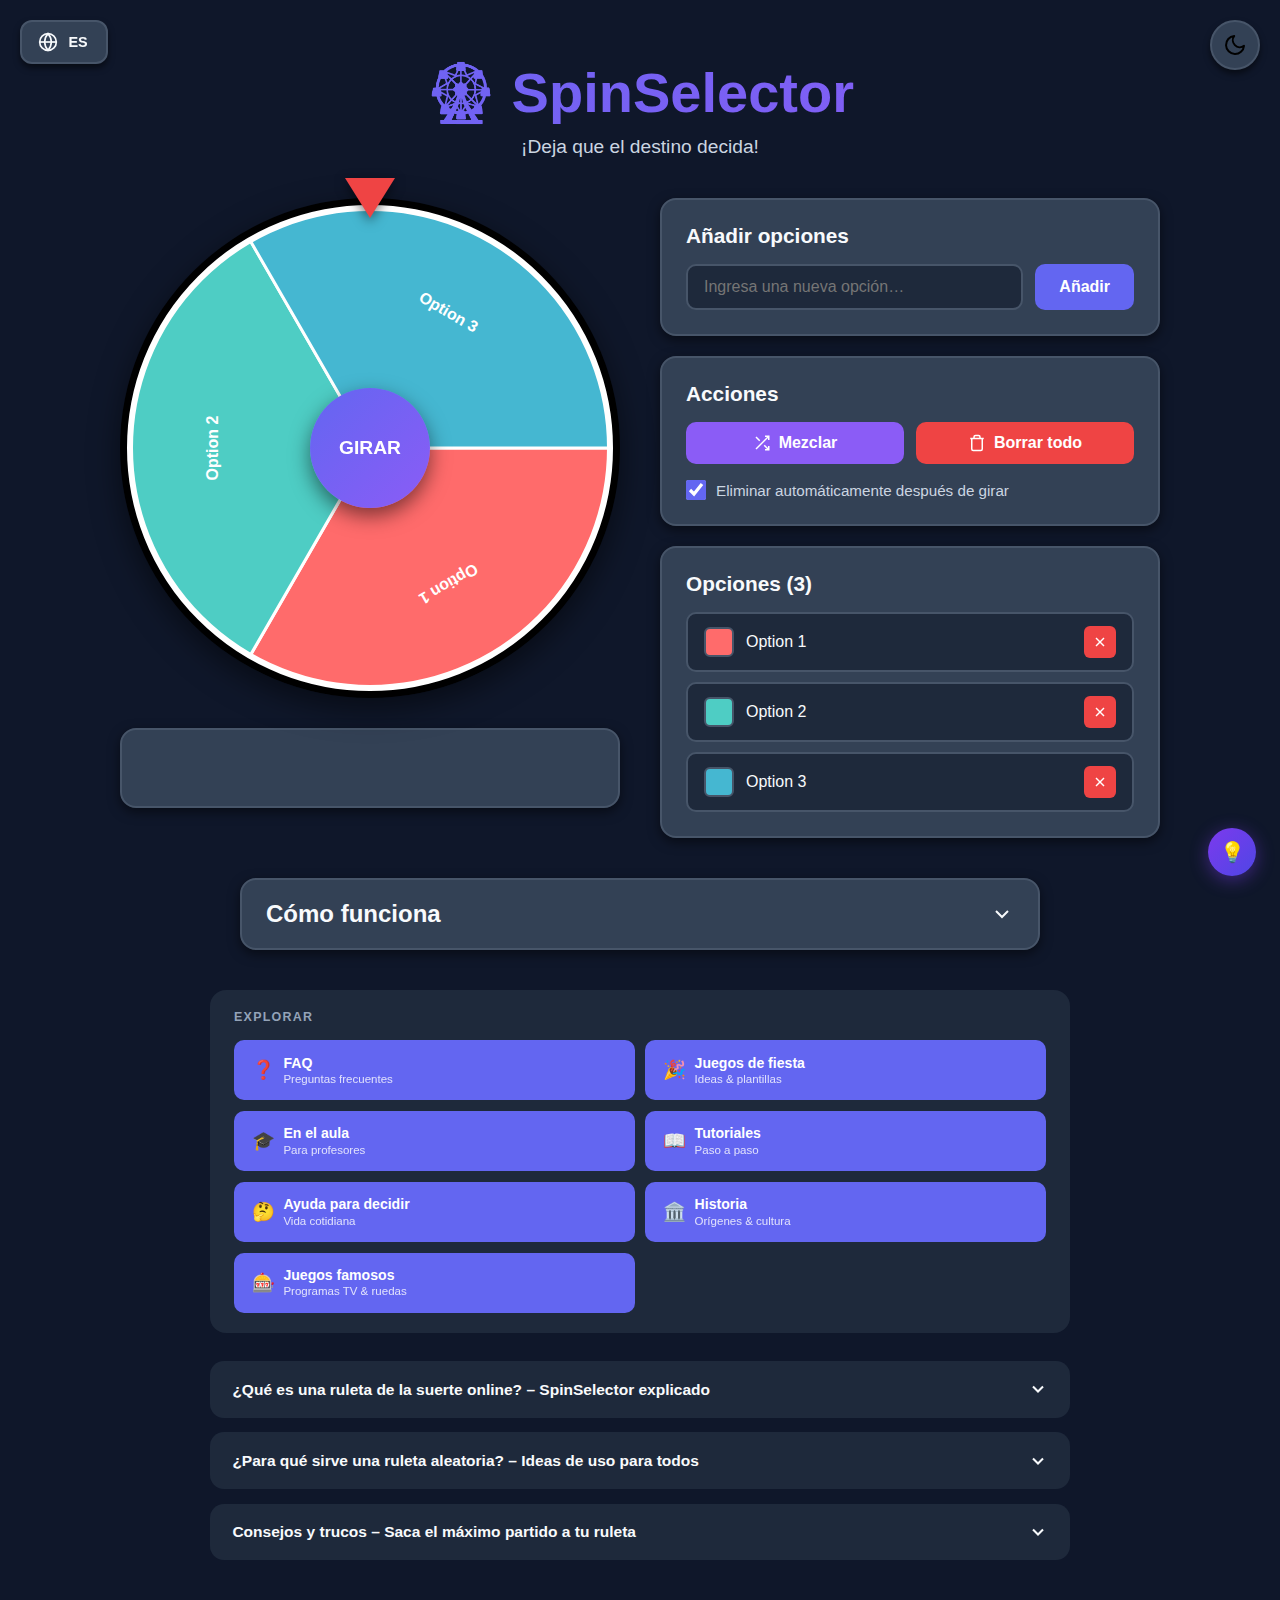
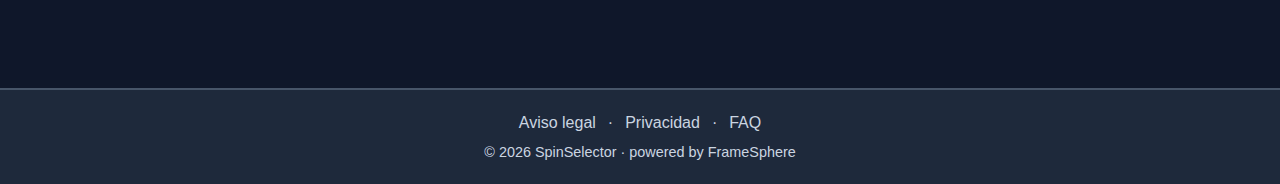
<file: es/index.html>
<!DOCTYPE html>
<html lang="es">
<head>
    <meta charset="UTF-8">
    <meta name="viewport" content="width=device-width, initial-scale=1.0">

    <!-- ═══ SEO: Meta Title & Description ═══ -->
    <title>Ruleta de la Suerte Online – Generador Aleatorio Gratis | SpinSelector</title>
    <meta name="description" content="Ruleta de la suerte gratuita: añade tus opciones, gira la ruleta y deja que el azar decida. Perfecta para sorteos, juegos de fiesta, aula y decisiones de equipo.">
    <meta name="keywords" content="ruleta de la suerte online, generador aleatorio gratis, ruleta aleatoria, selector aleatorio, rueda de decisiones, spin wheel español, girar ruleta gratis">

    <!-- ═══ Open Graph ═══ -->
    <meta property="og:title" content="SpinSelector – Ruleta de la Suerte Gratis en Línea">
    <meta property="og:description" content="Añade tus opciones y deja que el destino decida. Gratis, sin registro.">
    <meta property="og:type" content="website">
    <meta property="og:url" content="https://spinselector.pages.dev/es/">
    <meta property="og:site_name" content="SpinSelector">
    <meta property="og:image" content="https://spinselector.pages.dev/assets/favicon.svg">
    <meta property="og:locale" content="es_ES">

    <!-- ═══ Twitter Card ═══ -->
    <meta name="twitter:card" content="summary_large_image">
    <meta name="twitter:title" content="SpinSelector – Ruleta de la Suerte Online">
    <meta name="twitter:description" content="Ruleta de la suerte gratis. ¡Añade opciones, gira y deja que el destino decida!">
    <meta name="twitter:image" content="https://spinselector.pages.dev/assets/favicon.svg">

    <!-- ═══ Canonical & hreflang ═══ -->
    <link rel="canonical" href="https://spinselector.pages.dev/es/">
    <link rel="alternate" hreflang="de"        href="https://spinselector.pages.dev/de/">
    <link rel="alternate" hreflang="en"        href="https://spinselector.pages.dev/en/">
    <link rel="alternate" hreflang="fr"        href="https://spinselector.pages.dev/fr/">
    <link rel="alternate" hreflang="es"        href="https://spinselector.pages.dev/es/">
    <link rel="alternate" hreflang="x-default" href="https://spinselector.pages.dev/en/">

    <link rel="icon" type="image/svg+xml" href="/assets/favicon.svg">
    <link rel="apple-touch-icon" href="/assets/favicon.svg">

    <!-- ═══ Structured Data: WebApplication ═══ -->
    <script type="application/ld+json">
    {
      "@context": "https://schema.org",
      "@type": "WebApplication",
      "name": "SpinSelector – Ruleta de la Suerte Online",
      "url": "https://spinselector.pages.dev/es/",
      "description": "Ruleta de la suerte gratuita para decisiones aleatorias.",
      "applicationCategory": "UtilitiesApplication",
      "operatingSystem": "Web Browser",
      "inLanguage": "es",
      "offers": { "@type": "Offer", "price": "0", "priceCurrency": "EUR" },
      "image": "https://spinselector.pages.dev/assets/favicon.svg"
    }
    </script>

    <!-- ═══ Structured Data: FAQPage ═══ -->
    <script type="application/ld+json">
    {
      "@context": "https://schema.org",
      "@type": "FAQPage",
      "mainEntity": [
        {
          "@type": "Question",
          "name": "¿Es gratuito SpinSelector?",
          "acceptedAnswer": { "@type": "Answer", "text": "Sí, SpinSelector es completamente gratuito y no requiere registro ni descarga." }
        },
        {
          "@type": "Question",
          "name": "¿Cuántas opciones puedo añadir a la ruleta?",
          "acceptedAnswer": { "@type": "Answer", "text": "Puedes añadir hasta 20 opciones simultáneamente a la ruleta." }
        },
        {
          "@type": "Question",
          "name": "¿Se comparten mis datos?",
          "acceptedAnswer": { "@type": "Answer", "text": "No, todas las opciones se guardan únicamente de forma local en tu navegador. No se envían datos a ningún servidor." }
        },
        {
          "@type": "Question",
          "name": "¿Funciona SpinSelector en móvil?",
          "acceptedAnswer": { "@type": "Answer", "text": "Sí, SpinSelector está completamente optimizado para smartphones y tabletas modernos." }
        }
      ]
    }
    </script>

    <meta name="mobile-web-app-capable" content="yes">
    <meta name="apple-mobile-web-app-capable" content="yes">
    <meta name="apple-mobile-web-app-status-bar-style" content="black-translucent">
    <meta name="apple-mobile-web-app-title" content="SpinSelector">
    <meta name="theme-color" content="#0f172a">

    <link rel="stylesheet" href="/styles.css">
    <script async src="https://pagead2.googlesyndication.com/pagead/js/adsbygoogle.js?client=ca-pub-3654554314003005" crossorigin="anonymous"></script>

    <style>
        .seo-section { max-width: 900px; margin: 0 auto 3rem; padding: 0 1.25rem; }
        .quick-nav { background: var(--card-bg,#1e293b); border-radius: 16px; padding: 1.25rem 1.5rem; margin-bottom: 1.75rem; }
        .quick-nav-heading { font-size: 0.78rem; font-weight: 700; text-transform: uppercase; letter-spacing: 0.1em; color: var(--text-muted,#94a3b8); margin: 0 0 1rem; }
        .quick-nav-links { display: grid; grid-template-columns: 1fr 1fr; gap: 0.65rem; }
        .quick-nav-links a { display: flex; align-items: center; gap: 0.55rem; padding: 0.85rem 1.1rem; border-radius: 10px; background: var(--accent,#6366f1); color: #fff; text-decoration: none; font-size: 0.88rem; font-weight: 600; transition: opacity .18s, transform .18s, background .18s; line-height: 1.3; }
        .quick-nav-links a:hover { opacity: 0.88; transform: translateY(-2px); background: #4f52d6; }
        .quick-nav-links a .nav-icon { font-size: 1.15rem; flex-shrink: 0; }
        .quick-nav-links a .nav-label { display: flex; flex-direction: column; }
        .quick-nav-links a .nav-label span { font-size: 0.72rem; font-weight: 400; opacity: 0.8; }
        .seo-accordion { display: flex; flex-direction: column; gap: 0.9rem; }
        .acc-item { background: var(--card-bg,#1e293b); border-radius: 14px; overflow: hidden; }
        .acc-btn { width: 100%; display: flex; justify-content: space-between; align-items: center; padding: 1.1rem 1.4rem; background: none; border: none; color: var(--text,#f8fafc); font-size: 0.97rem; font-weight: 700; cursor: pointer; text-align: left; gap: 1rem; line-height: 1.4; }
        .acc-chevron { flex-shrink: 0; transition: transform .3s ease; }
        .acc-btn[aria-expanded="true"] .acc-chevron { transform: rotate(180deg); }
        .acc-body { max-height: 0; overflow: hidden; transition: max-height .38s ease; }
        .acc-body.open { max-height: 3000px; }
        .acc-inner { padding: 0 1.4rem 1.4rem; color: var(--text-secondary,#cbd5e1); line-height: 1.78; font-size: 0.93rem; }
        .acc-inner h3 { color: var(--text,#f8fafc); font-size: 0.95rem; margin: 1.1rem 0 0.35rem; }
        .acc-inner p { margin: 0 0 0.75rem; }
        .acc-inner ul { padding-left: 1.3rem; margin: 0 0 0.75rem; }
        .acc-inner ul li { margin-bottom: 0.3rem; }
        .acc-inner a { color: var(--accent,#818cf8); text-decoration: underline; text-underline-offset: 3px; }
        .ad-slot { margin: 1.5rem 0; text-align: center; min-height: 90px; }
        @media (max-width: 640px) {
            .acc-btn { font-size: 0.88rem; padding: 0.95rem 1.1rem; }
            .quick-nav-links { grid-template-columns: 1fr 1fr; gap: 0.5rem; }
            .quick-nav-links a { font-size: 0.8rem; padding: 0.7rem 0.85rem; }
            .seo-section { padding: 0 0.75rem; }
        }
    </style>

    <!-- ═══ i18n Shim ═══ -->
    <script>
        window.i18n = {
            t: function(key) {
                var s = {
                    'empty-state':     'No hay opciones disponibles.<br>¡Añade al menos 2 opciones!',
                    'canvas-empty':    'Añade opciones',
                    'confirm-clear':   '¿Realmente quieres eliminar todas las opciones?',
                    'default-options': ['Opción 1', 'Opción 2', 'Opción 3']
                };
                return s.hasOwnProperty(key) ? s[key] : key;
            },
            setLanguage: function(lang) {
                localStorage.setItem('language', lang);
                window.location.href = '/' + lang + '/';
            },
            initLanguage: function() { /* no-op */ },
            currentLanguage: function() { return 'es'; }
        };
    </script>
</head>
<body>

    <div class="language-selector">
        <button id="langToggle" class="lang-button" aria-label="Cambiar idioma">
            <svg xmlns="http://www.w3.org/2000/svg" width="20" height="20" viewBox="0 0 24 24" fill="none" stroke="currentColor" stroke-width="2"><circle cx="12" cy="12" r="10"></circle><line x1="2" y1="12" x2="22" y2="12"></line><path d="M12 2a15.3 15.3 0 0 1 4 10 15.3 15.3 0 0 1-4 10 15.3 15.3 0 0 1-4-10 15.3 15.3 0 0 1 4-10z"></path></svg>
            <span id="currentLang">ES</span>
        </button>
        <div id="langDropdown" class="lang-dropdown hidden">
            <button data-lang="de" class="lang-option">🇩🇪 Deutsch</button>
            <button data-lang="en" class="lang-option">🇬🇧 English</button>
            <button data-lang="fr" class="lang-option">🇫🇷 Français</button>
            <button data-lang="es" class="lang-option">🇪🇸 Español</button>
        </div>
    </div>

    <div class="theme-toggle">
        <button id="themeToggle" aria-label="Cambiar tema">
            <svg class="sun-icon" xmlns="http://www.w3.org/2000/svg" width="24" height="24" viewBox="0 0 24 24" fill="none" stroke="currentColor" stroke-width="2" stroke-linecap="round" stroke-linejoin="round"><circle cx="12" cy="12" r="5"></circle><line x1="12" y1="1" x2="12" y2="3"></line><line x1="12" y1="21" x2="12" y2="23"></line><line x1="4.22" y1="4.22" x2="5.64" y2="5.64"></line><line x1="18.36" y1="18.36" x2="19.78" y2="19.78"></line><line x1="1" y1="12" x2="3" y2="12"></line><line x1="21" y1="12" x2="23" y2="12"></line><line x1="4.22" y1="19.78" x2="5.64" y2="18.36"></line><line x1="18.36" y1="5.64" x2="19.78" y2="4.22"></line></svg>
            <svg class="moon-icon" xmlns="http://www.w3.org/2000/svg" width="24" height="24" viewBox="0 0 24 24" fill="none" stroke="currentColor" stroke-width="2" stroke-linecap="round" stroke-linejoin="round"><path d="M21 12.79A9 9 0 1 1 11.21 3 7 7 0 0 0 21 12.79z"></path></svg>
        </button>
    </div>

    <div class="container">
        <header>
            <h1>🎡 SpinSelector</h1>
            <p class="subtitle">¡Deja que el destino decida!</p>
        </header>

        <div class="main-content">
            <div class="wheel-section">
                <div class="wheel-container">
                    <div class="wheel-pointer"></div>
                    <canvas id="wheelCanvas" width="500" height="500" aria-label="Ruleta de la suerte interactiva"></canvas>
                    <button id="spinBtn" class="spin-button" aria-label="Girar la ruleta">
                        <span class="spin-text">GIRAR</span>
                    </button>
                </div>
                <div class="result-display" id="resultDisplay" aria-live="polite"></div>
            </div>

            <div class="controls-section">
                <div class="card">
                    <h2>Añadir opciones</h2>
                    <div class="input-group">
                        <input type="text" id="optionInput" placeholder="Ingresa una nueva opción…" maxlength="50" aria-label="Ingresa una nueva opción">
                        <button id="addBtn" class="btn btn-primary">Añadir</button>
                    </div>
                </div>

                <div class="card">
                    <h2>Acciones</h2>
                    <div class="action-buttons">
                        <button id="shuffleBtn" class="btn btn-secondary" aria-label="Mezclar opciones">
                            <svg xmlns="http://www.w3.org/2000/svg" width="18" height="18" viewBox="0 0 24 24" fill="none" stroke="currentColor" stroke-width="2" aria-hidden="true"><polyline points="16 3 21 3 21 8"></polyline><line x1="4" y1="20" x2="21" y2="3"></line><polyline points="21 16 21 21 16 21"></polyline><line x1="15" y1="15" x2="21" y2="21"></line><line x1="4" y1="4" x2="9" y2="9"></line></svg>
                            <span>Mezclar</span>
                        </button>
                        <button id="clearBtn" class="btn btn-danger" aria-label="Borrar todas las opciones">
                            <svg xmlns="http://www.w3.org/2000/svg" width="18" height="18" viewBox="0 0 24 24" fill="none" stroke="currentColor" stroke-width="2" aria-hidden="true"><polyline points="3 6 5 6 21 6"></polyline><path d="M19 6v14a2 2 0 0 1-2 2H7a2 2 0 0 1-2-2V6m3 0V4a2 2 0 0 1 2-2h4a2 2 0 0 1 2 2v2"></path></svg>
                            <span>Borrar todo</span>
                        </button>
                    </div>
                    <div class="checkbox-group">
                        <label>
                            <input type="checkbox" id="autoRemove" checked>
                            <span>Eliminar automáticamente después de girar</span>
                        </label>
                    </div>
                </div>

                <div class="card">
                    <h2>Opciones (<span id="optionCount">0</span>)</h2>
                    <div id="optionsList" class="options-list"></div>
                </div>
            </div>
        </div>

        <section class="how-to-play" aria-label="Cómo usar SpinSelector">
            <button class="how-to-play-toggle" onclick="toggleHowToPlay()" aria-expanded="false">
                <h2 class="section-title">Cómo funciona</h2>
                <svg class="toggle-icon" width="24" height="24" viewBox="0 0 24 24" fill="none" stroke="currentColor" stroke-width="2" aria-hidden="true"><polyline points="6 9 12 15 18 9"></polyline></svg>
            </button>
            <div class="instructions collapsed">
                <div class="instruction-item"><span class="instruction-number">1</span><p>Añade tus opciones mediante el campo de texto</p></div>
                <div class="instruction-item"><span class="instruction-number">2</span><p>Haz clic en «GIRAR» para lanzar la ruleta</p></div>
                <div class="instruction-item"><span class="instruction-number">3</span><p>La ruleta selecciona aleatoriamente una opción</p></div>
                <div class="instruction-item"><span class="instruction-number">4</span><p>Usa «Mezclar» para cambiar el orden</p></div>
            </div>
        </section>

        <!-- ═══ SEO SECTION ═══ -->
        <section class="seo-section" aria-label="Información y recursos adicionales">

            <nav class="quick-nav" aria-label="Explorar más">
                <p class="quick-nav-heading">Explorar</p>
                <div class="quick-nav-links">
                    <a href="/es/faq.html"><span class="nav-icon">❓</span><span class="nav-label">FAQ<span>Preguntas frecuentes</span></span></a>
                    <a href="/es/juegos-de-fiesta.html"><span class="nav-icon">🎉</span><span class="nav-label">Juegos de fiesta<span>Ideas & plantillas</span></span></a>
                    <a href="/es/aula.html"><span class="nav-icon">🎓</span><span class="nav-label">En el aula<span>Para profesores</span></span></a>
                    <a href="/es/tutoriales.html"><span class="nav-icon">📖</span><span class="nav-label">Tutoriales<span>Paso a paso</span></span></a>
                    <a href="/es/decisiones.html"><span class="nav-icon">🤔</span><span class="nav-label">Ayuda para decidir<span>Vida cotidiana</span></span></a>
                    <a href="/es/historia.html"><span class="nav-icon">🏛️</span><span class="nav-label">Historia<span>Orígenes & cultura</span></span></a>
                    <a href="/es/juegos-famosos.html"><span class="nav-icon">🎰</span><span class="nav-label">Juegos famosos<span>Programas TV & ruedas</span></span></a>
                </div>
            </nav>

            <div class="seo-accordion">

                <div class="acc-item">
                    <button class="acc-btn" aria-expanded="false" onclick="toggleAcc(this)">
                        <span>¿Qué es una ruleta de la suerte online? – SpinSelector explicado</span>
                        <svg class="acc-chevron" width="20" height="20" viewBox="0 0 24 24" fill="none" stroke="currentColor" stroke-width="2.5" aria-hidden="true"><polyline points="6 9 12 15 18 9"></polyline></svg>
                    </button>
                    <div class="acc-body">
                        <div class="acc-inner">
                            <p>SpinSelector es una <strong>ruleta de la suerte gratuita en línea</strong> que te ayuda a tomar decisiones justas y aleatorias al instante – directamente en tu navegador, sin descargas ni registros. Simplemente escribe tus opciones, haz clic en «GIRAR» y la ruleta animada elige un ganador con un algoritmo verdaderamente aleatorio.</p>
                            <p>Las ruletas de la fortuna acompañan a la humanidad desde hace siglos: desde los juegos de feria medievales hasta los famosos programas de televisión como <em>«La Ruleta de la Suerte»</em>, hasta los generadores aleatorios digitales modernos. SpinSelector lleva esa sensación familiar y emocionante a todos tus dispositivos – smartphone, tablet u ordenador.</p>
                            <h3>Cómo funciona SpinSelector técnicamente</h3>
                            <p>La ruleta se renderiza en un Canvas HTML5 y gira con una curva de deceleración físicamente realista. El algoritmo garantiza que cada giro sea completamente impredecible. Tus opciones se guardan localmente en el Local Storage de tu navegador – ningún dato se transmite jamás a un servidor.</p>
                            <h3>Funcionalidades principales</h3>
                            <ul>
                                <li>Hasta 20 opciones personalizadas</li>
                                <li>Botón «Mezclar» para aleatorizar el orden de los segmentos</li>
                                <li>Eliminación automática del ganador tras cada giro</li>
                                <li>Elegantes modos claro y oscuro</li>
                                <li>100 % gratuito, financiado por publicidad – sin cuenta requerida</li>
                                <li>Totalmente optimizado para móvil</li>
                            </ul>
                            <p>SpinSelector es ideal para <strong>sorteos, rondas de preguntas, división de equipos, juegos de fiesta</strong> y muchos otros usos. Más ideas en nuestra <a href="/es/juegos-de-fiesta.html">página de Juegos de fiesta</a> y en los <a href="/es/tutoriales.html">Tutoriales</a>.</p>
                        </div>
                    </div>
                </div>

                <div class="acc-item">
                    <button class="acc-btn" aria-expanded="false" onclick="toggleAcc(this)">
                        <span>¿Para qué sirve una ruleta aleatoria? – Ideas de uso para todos</span>
                        <svg class="acc-chevron" width="20" height="20" viewBox="0 0 24 24" fill="none" stroke="currentColor" stroke-width="2.5" aria-hidden="true"><polyline points="6 9 12 15 18 9"></polyline></svg>
                    </button>
                    <div class="acc-body">
                        <div class="acc-inner">
                            <p>Una ruleta de la suerte en línea es mucho más versátil de lo que parece. Aquí van los casos de uso más populares de SpinSelector:</p>
                            <h3>🎉 Fiestas y celebraciones</h3>
                            <p>En cumpleaños, fiestas entre amigos o noches de juegos, la ruleta aporta diversión espontánea y muchas risas. Escribe ideas de juegos, desafíos de verdad o atrevimiento, opciones de bebidas y deja que la ruleta decida – ¡completamente justo para todos! Todas las ideas en nuestra <a href="/es/juegos-de-fiesta.html">página de Juegos de fiesta</a>.</p>
                            <h3>🎓 Escuela y aula</h3>
                            <p>Los profesores usan SpinSelector para llamar a los alumnos de forma aleatoria, hacer ejercicios de vocabulario, rondas de preguntas, dividir grupos o asignar tareas. Hace cada clase más interactiva y motivadora. Más ideas en la <a href="/es/aula.html">página del Aula</a>.</p>
                            <h3>💼 Equipos y reuniones</h3>
                            <p>¿Quién presenta primero? ¿Quién trae el café? SpinSelector hace estas pequeñas decisiones de equipo neutras, transparentes y divertidas – ideal también para equipos remotos con pantalla compartida.</p>
                            <h3>🍽️ Vida cotidiana</h3>
                            <p>¿No puedes decidir qué comer a mediodía? ¿Qué película ver? ¿A qué restaurante ir? Escribe tus opciones y deja que el azar decida. Más ideas en la <a href="/es/decisiones.html">página de Ayuda para decidir</a>.</p>
                            <h3>🎰 Sorteos y concursos</h3>
                            <p>Para sorteos justos y transparentes, SpinSelector es ideal: escribe todos los nombres de los participantes, gira en directo ante tu público – listo. La función de eliminación automática evita que una opción salga dos veces.</p>
                        </div>
                    </div>
                </div>

                <div class="acc-item">
                    <button class="acc-btn" aria-expanded="false" onclick="toggleAcc(this)">
                        <span>Consejos y trucos – Saca el máximo partido a tu ruleta</span>
                        <svg class="acc-chevron" width="20" height="20" viewBox="0 0 24 24" fill="none" stroke="currentColor" stroke-width="2.5" aria-hidden="true"><polyline points="6 9 12 15 18 9"></polyline></svg>
                    </button>
                    <div class="acc-body">
                        <div class="acc-inner">
                            <p>SpinSelector es intuitivo, pero algunos consejos hacen la experiencia aún mejor:</p>
                            <h3>Prepara las opciones con antelación</h3>
                            <p>SpinSelector guarda automáticamente tus opciones en el Local Storage. No necesitas reescribirlas en cada visita – ideal para noches de juegos recurrentes o decisiones de equipo regulares.</p>
                            <h3>Usa «Eliminación automática» con inteligencia</h3>
                            <p>Actívala cuando cada opción solo deba seleccionarse una vez (sorteos, preguntar a alumnos, torneos). Desactívala cuando se permitan repeticiones, como en los juegos de fiesta clásicos.</p>
                            <h3>Mezcla antes de cada ronda</h3>
                            <p>El botón «Mezclar» redistribuye aleatoriamente el orden de los segmentos en la ruleta. Úsalo antes de cada ronda para máxima imprevisibilidad y más emoción.</p>
                            <h3>Modo oscuro para eventos nocturnos</h3>
                            <p>En una sala poco iluminada o durante una noche de película, el elegante modo oscuro hace la ruleta aún más impresionante. El modo elegido se guarda automáticamente.</p>
                            <h3>Compartir pantalla en reuniones online</h3>
                            <p>Comparte simplemente tu pestaña por pantalla compartida – todos los participantes ven la ruleta girar en directo. Sin plugins, solo un navegador.</p>
                            <h3>Acorta los nombres largos</h3>
                            <p>Los segmentos muestran unos 20 caracteres legiblemente. Para nombres largos, usa abreviaciones o nombres de pila. Guarda los nombres completos en una nota aparte.</p>
                            <p>Guías paso a paso para todos los escenarios disponibles en nuestros <a href="/es/tutoriales.html">Tutoriales</a> y en las <a href="/es/faq.html">Preguntas frecuentes</a>.</p>
                        </div>
                    </div>
                </div>

            </div>
        </section>
        <!-- ═══ Fin SEO Section ═══ -->

    </div>

    <footer>
        <div class="footer-content">
            <div class="footer-links">
                <a href="/impressum.html" class="footer-link">Aviso legal</a>
                <span class="footer-separator">·</span>
                <a href="/datenschutz.html" class="footer-link">Privacidad</a>
                <span class="footer-separator">·</span>
                <a href="/es/faq.html" class="footer-link">FAQ</a>
            </div>
            <div class="footer-copyright">
                © 2026 SpinSelector · powered by <a href="https://frame-sphere.vercel.app" class="footer-link">FrameSphere</a>
            </div>
        </div>
    </footer>

    <script src="/script.js"></script>
    <script>
        function toggleHowToPlay() {
            var el  = document.querySelector('.how-to-play .instructions');
            var btn = document.querySelector('.how-to-play-toggle');
            el.classList.toggle('collapsed');
            btn.setAttribute('aria-expanded', String(btn.getAttribute('aria-expanded') !== 'true'));
        }
        function toggleAcc(btn) {
            var body = btn.nextElementSibling;
            var open = body.classList.toggle('open');
            btn.setAttribute('aria-expanded', String(open));
        }
    </script>
</body>
</html>
</file>
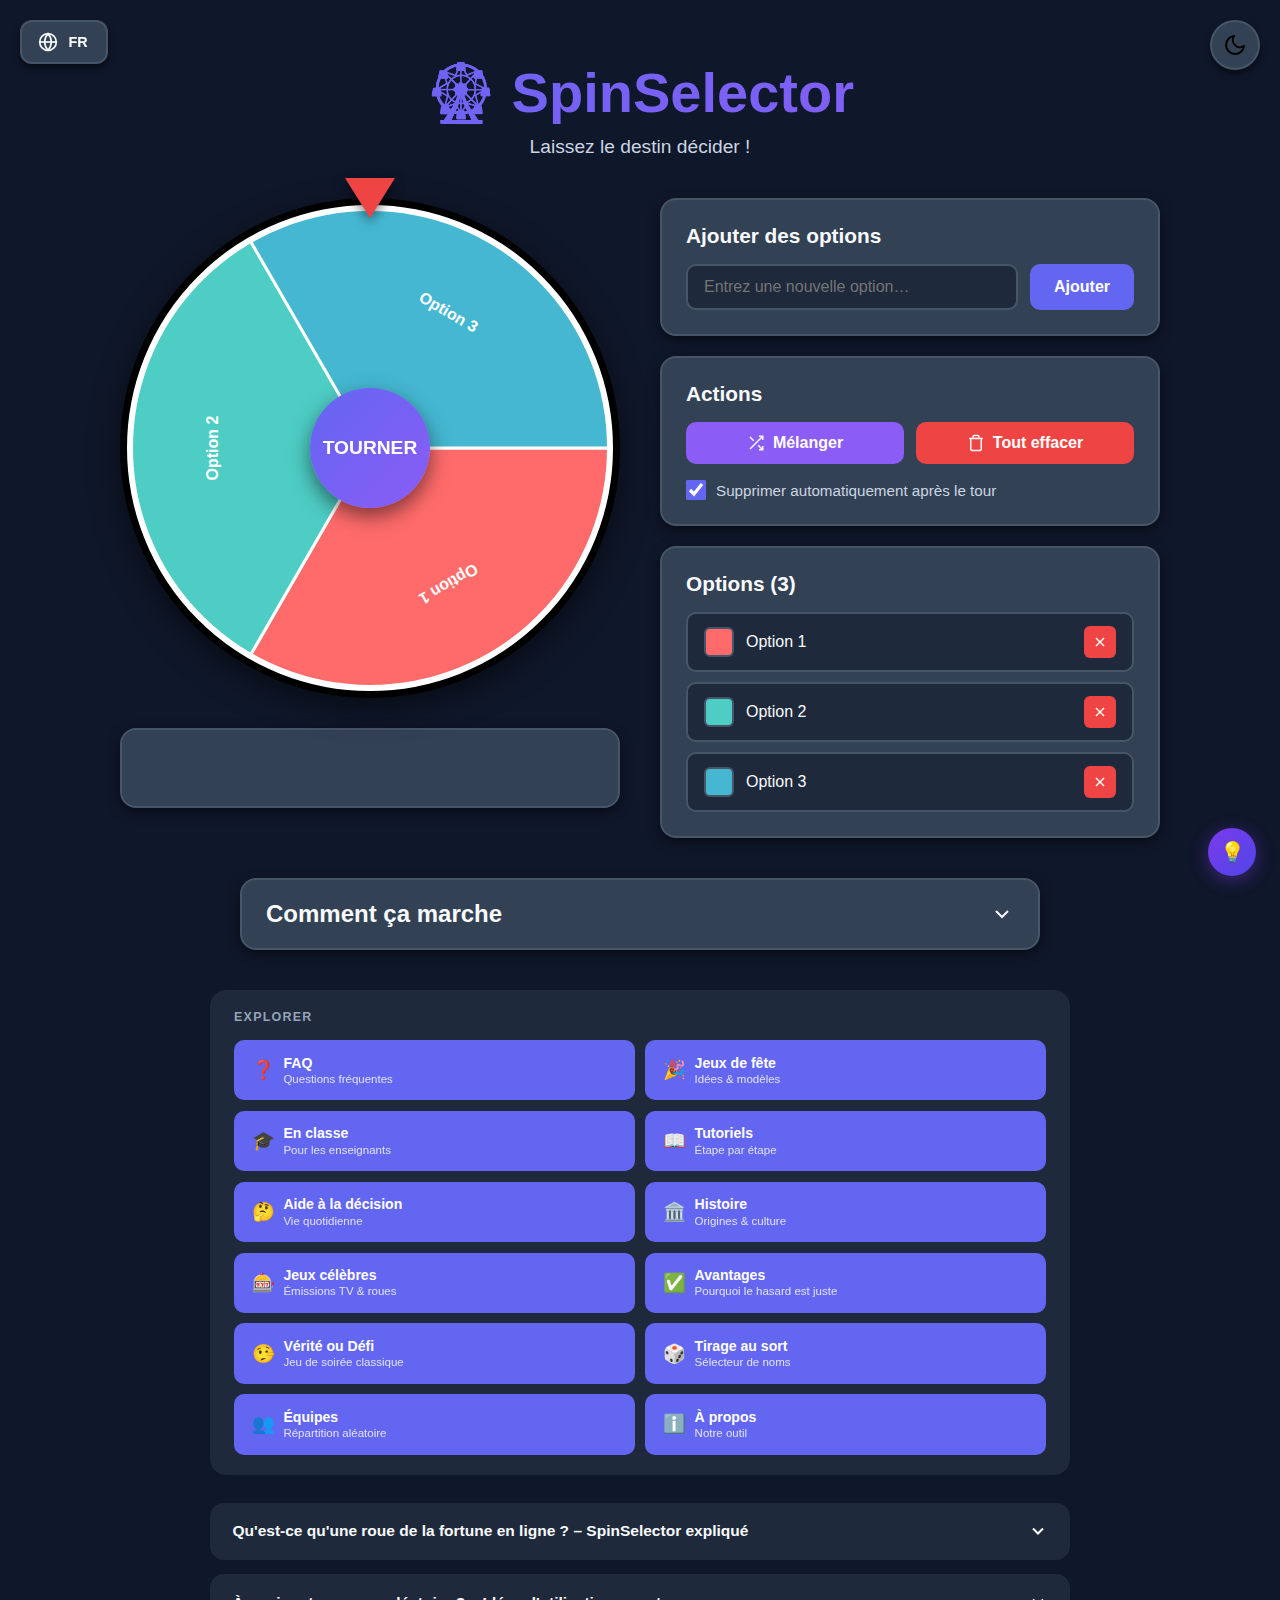
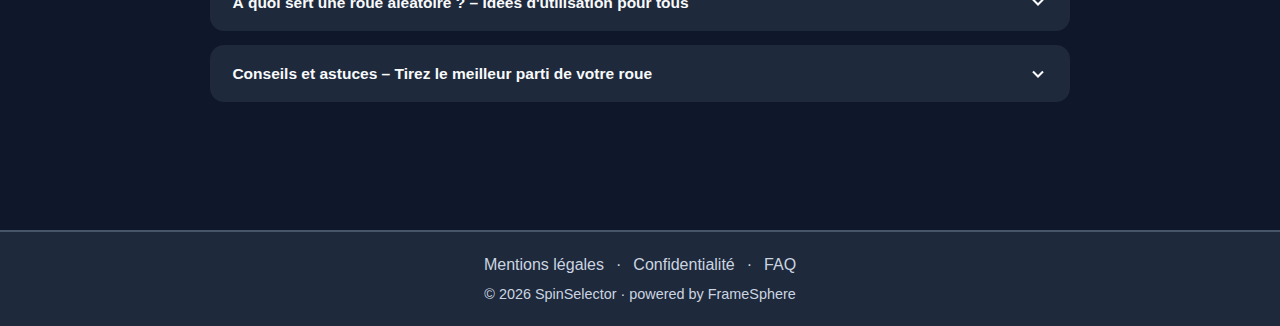
<file: fr/index.html>
<!DOCTYPE html>
<html lang="fr">
<head>
    <meta charset="UTF-8">
    <meta name="viewport" content="width=device-width, initial-scale=1.0">

    <!-- ═══ SEO: Meta Title & Description ═══ -->
    <title>Roue de la Fortune en Ligne – Générateur Aléatoire Gratuit | SpinSelector</title>
    <meta name="description" content="Roue de la fortune gratuite : ajoutez vos options, faites tourner la roue et laissez le hasard décider. Idéal pour les jeux, tirages au sort, classe et décisions d'équipe.">
    <meta name="keywords" content="roue de la fortune en ligne, générateur aléatoire, roue aléatoire gratuite, sélecteur aléatoire, roue de décision, spin wheel français, roue de chance">

    <!-- ═══ Open Graph ═══ -->
    <meta property="og:title" content="SpinSelector – Roue de la Fortune Gratuite en Ligne">
    <meta property="og:description" content="Ajoutez vos options et laissez le destin décider. Gratuit, sans inscription.">
    <meta property="og:type" content="website">
    <meta property="og:url" content="https://spinselector.pages.dev/fr/">
    <meta property="og:site_name" content="SpinSelector">
    <meta property="og:image" content="https://spinselector.pages.dev/assets/favicon.svg">
    <meta property="og:locale" content="fr_FR">

    <!-- ═══ Twitter Card ═══ -->
    <meta name="twitter:card" content="summary_large_image">
    <meta name="twitter:title" content="SpinSelector – Roue de la Fortune en Ligne">
    <meta name="twitter:description" content="Roue de la fortune gratuite. Ajoutez vos options, tournez et laissez le destin décider!">
    <meta name="twitter:image" content="https://spinselector.pages.dev/assets/favicon.svg">

    <!-- ═══ Canonical & hreflang ═══ -->
    <link rel="canonical" href="https://spinselector.pages.dev/fr/">
    <link rel="alternate" hreflang="de"        href="https://spinselector.pages.dev/de/">
    <link rel="alternate" hreflang="en"        href="https://spinselector.pages.dev/en/">
    <link rel="alternate" hreflang="fr"        href="https://spinselector.pages.dev/fr/">
    <link rel="alternate" hreflang="es"        href="https://spinselector.pages.dev/es/">
    <link rel="alternate" hreflang="x-default" href="https://spinselector.pages.dev/en/">

    <link rel="icon" type="image/svg+xml" href="/assets/favicon.svg">
    <link rel="apple-touch-icon" href="/assets/favicon.svg">

    <!-- ═══ Structured Data: WebApplication ═══ -->
    <script type="application/ld+json">
    {
      "@context": "https://schema.org",
      "@type": "WebApplication",
      "name": "SpinSelector – Roue de la Fortune en Ligne",
      "url": "https://spinselector.pages.dev/fr/",
      "description": "Roue de la fortune gratuite pour des décisions aléatoires.",
      "applicationCategory": "UtilitiesApplication",
      "operatingSystem": "Web Browser",
      "inLanguage": "fr",
      "offers": { "@type": "Offer", "price": "0", "priceCurrency": "EUR" },
      "image": "https://spinselector.pages.dev/assets/favicon.svg"
    }
    </script>

    <!-- ═══ Structured Data: FAQPage ═══ -->
    <script type="application/ld+json">
    {
      "@context": "https://schema.org",
      "@type": "FAQPage",
      "mainEntity": [
        {
          "@type": "Question",
          "name": "SpinSelector est-il gratuit ?",
          "acceptedAnswer": { "@type": "Answer", "text": "Oui, SpinSelector est entièrement gratuit et ne nécessite aucune inscription ni téléchargement." }
        },
        {
          "@type": "Question",
          "name": "Combien d'options peut-on ajouter à la roue ?",
          "acceptedAnswer": { "@type": "Answer", "text": "Vous pouvez ajouter jusqu'à 20 options simultanément dans la roue." }
        },
        {
          "@type": "Question",
          "name": "Mes données sont-elles partagées ?",
          "acceptedAnswer": { "@type": "Answer", "text": "Non, toutes les options sont sauvegardées uniquement en local dans votre navigateur. Aucune donnée n'est envoyée à un serveur." }
        },
        {
          "@type": "Question",
          "name": "SpinSelector fonctionne-t-il sur mobile ?",
          "acceptedAnswer": { "@type": "Answer", "text": "Oui, SpinSelector est entièrement optimisé pour les smartphones et tablettes modernes." }
        }
      ]
    }
    </script>

    <meta name="mobile-web-app-capable" content="yes">
    <meta name="apple-mobile-web-app-capable" content="yes">
    <meta name="apple-mobile-web-app-status-bar-style" content="black-translucent">
    <meta name="apple-mobile-web-app-title" content="SpinSelector">
    <meta name="theme-color" content="#0f172a">

    <link rel="stylesheet" href="/styles.css">
    <script async src="https://pagead2.googlesyndication.com/pagead/js/adsbygoogle.js?client=ca-pub-3654554314003005" crossorigin="anonymous"></script>

    <style>
        .seo-section { max-width: 900px; margin: 0 auto 3rem; padding: 0 1.25rem; }
        .quick-nav { background: var(--card-bg,#1e293b); border-radius: 16px; padding: 1.25rem 1.5rem; margin-bottom: 1.75rem; }
        .quick-nav-heading { font-size: 0.78rem; font-weight: 700; text-transform: uppercase; letter-spacing: 0.1em; color: var(--text-muted,#94a3b8); margin: 0 0 1rem; }
        .quick-nav-links { display: grid; grid-template-columns: 1fr 1fr; gap: 0.65rem; }
        .quick-nav-links a { display: flex; align-items: center; gap: 0.55rem; padding: 0.85rem 1.1rem; border-radius: 10px; background: var(--accent,#6366f1); color: #fff; text-decoration: none; font-size: 0.88rem; font-weight: 600; transition: opacity .18s, transform .18s, background .18s; line-height: 1.3; }
        .quick-nav-links a:hover { opacity: 0.88; transform: translateY(-2px); background: #4f52d6; }
        .quick-nav-links a .nav-icon { font-size: 1.15rem; flex-shrink: 0; }
        .quick-nav-links a .nav-label { display: flex; flex-direction: column; }
        .quick-nav-links a .nav-label span { font-size: 0.72rem; font-weight: 400; opacity: 0.8; }
        .seo-accordion { display: flex; flex-direction: column; gap: 0.9rem; }
        .acc-item { background: var(--card-bg,#1e293b); border-radius: 14px; overflow: hidden; }
        .acc-btn { width: 100%; display: flex; justify-content: space-between; align-items: center; padding: 1.1rem 1.4rem; background: none; border: none; color: var(--text,#f8fafc); font-size: 0.97rem; font-weight: 700; cursor: pointer; text-align: left; gap: 1rem; line-height: 1.4; }
        .acc-chevron { flex-shrink: 0; transition: transform .3s ease; }
        .acc-btn[aria-expanded="true"] .acc-chevron { transform: rotate(180deg); }
        .acc-body { max-height: 0; overflow: hidden; transition: max-height .38s ease; }
        .acc-body.open { max-height: 3000px; }
        .acc-inner { padding: 0 1.4rem 1.4rem; color: var(--text-secondary,#cbd5e1); line-height: 1.78; font-size: 0.93rem; }
        .acc-inner h3 { color: var(--text,#f8fafc); font-size: 0.95rem; margin: 1.1rem 0 0.35rem; }
        .acc-inner p { margin: 0 0 0.75rem; }
        .acc-inner ul { padding-left: 1.3rem; margin: 0 0 0.75rem; }
        .acc-inner ul li { margin-bottom: 0.3rem; }
        .acc-inner a { color: var(--accent,#818cf8); text-decoration: underline; text-underline-offset: 3px; }
        .ad-slot { margin: 1.5rem 0; text-align: center; min-height: 90px; }
        @media (max-width: 640px) {
            .acc-btn { font-size: 0.88rem; padding: 0.95rem 1.1rem; }
            .quick-nav-links { grid-template-columns: 1fr 1fr; gap: 0.5rem; }
            .quick-nav-links a { font-size: 0.8rem; padding: 0.7rem 0.85rem; }
            .seo-section { padding: 0 0.75rem; }
        }
    </style>

    <!-- ═══ i18n Shim ═══ -->
    <script>
        window.i18n = {
            t: function(key) {
                var s = {
                    'empty-state':     'Aucune option disponible.<br>Ajoutez au moins 2 options !',
                    'canvas-empty':    'Ajoutez des options',
                    'confirm-clear':   'Voulez-vous vraiment supprimer toutes les options ?',
                    'default-options': ['Option 1', 'Option 2', 'Option 3']
                };
                return s.hasOwnProperty(key) ? s[key] : key;
            },
            setLanguage: function(lang) {
                localStorage.setItem('language', lang);
                window.location.href = '/' + lang + '/';
            },
            initLanguage: function() { /* no-op */ },
            currentLanguage: function() { return 'fr'; }
        };
    </script>
</head>
<body>

    <div class="language-selector">
        <button id="langToggle" class="lang-button" aria-label="Changer de langue">
            <svg xmlns="http://www.w3.org/2000/svg" width="20" height="20" viewBox="0 0 24 24" fill="none" stroke="currentColor" stroke-width="2"><circle cx="12" cy="12" r="10"></circle><line x1="2" y1="12" x2="22" y2="12"></line><path d="M12 2a15.3 15.3 0 0 1 4 10 15.3 15.3 0 0 1-4 10 15.3 15.3 0 0 1-4-10 15.3 15.3 0 0 1 4-10z"></path></svg>
            <span id="currentLang">FR</span>
        </button>
        <div id="langDropdown" class="lang-dropdown hidden">
            <button data-lang="de" class="lang-option">🇩🇪 Deutsch</button>
            <button data-lang="en" class="lang-option">🇬🇧 English</button>
            <button data-lang="fr" class="lang-option">🇫🇷 Français</button>
            <button data-lang="es" class="lang-option">🇪🇸 Español</button>
        </div>
    </div>

    <div class="theme-toggle">
        <button id="themeToggle" aria-label="Changer le thème">
            <svg class="sun-icon" xmlns="http://www.w3.org/2000/svg" width="24" height="24" viewBox="0 0 24 24" fill="none" stroke="currentColor" stroke-width="2" stroke-linecap="round" stroke-linejoin="round"><circle cx="12" cy="12" r="5"></circle><line x1="12" y1="1" x2="12" y2="3"></line><line x1="12" y1="21" x2="12" y2="23"></line><line x1="4.22" y1="4.22" x2="5.64" y2="5.64"></line><line x1="18.36" y1="18.36" x2="19.78" y2="19.78"></line><line x1="1" y1="12" x2="3" y2="12"></line><line x1="21" y1="12" x2="23" y2="12"></line><line x1="4.22" y1="19.78" x2="5.64" y2="18.36"></line><line x1="18.36" y1="5.64" x2="19.78" y2="4.22"></line></svg>
            <svg class="moon-icon" xmlns="http://www.w3.org/2000/svg" width="24" height="24" viewBox="0 0 24 24" fill="none" stroke="currentColor" stroke-width="2" stroke-linecap="round" stroke-linejoin="round"><path d="M21 12.79A9 9 0 1 1 11.21 3 7 7 0 0 0 21 12.79z"></path></svg>
        </button>
    </div>

    <div class="container">
        <header>
            <h1>🎡 SpinSelector</h1>
            <p class="subtitle">Laissez le destin décider !</p>
        </header>

        <div class="main-content">
            <div class="wheel-section">
                <div class="wheel-container">
                    <div class="wheel-pointer"></div>
                    <canvas id="wheelCanvas" width="500" height="500" aria-label="Roue de la fortune interactive"></canvas>
                    <button id="spinBtn" class="spin-button" aria-label="Faire tourner la roue">
                        <span class="spin-text">TOURNER</span>
                    </button>
                </div>
                <div class="result-display" id="resultDisplay" aria-live="polite"></div>
            </div>

            <div class="controls-section">
                <div class="card">
                    <h2>Ajouter des options</h2>
                    <div class="input-group">
                        <input type="text" id="optionInput" placeholder="Entrez une nouvelle option…" maxlength="50" aria-label="Entrez une nouvelle option">
                        <button id="addBtn" class="btn btn-primary">Ajouter</button>
                    </div>
                </div>

                <div class="card">
                    <h2>Actions</h2>
                    <div class="action-buttons">
                        <button id="shuffleBtn" class="btn btn-secondary" aria-label="Mélanger les options">
                            <svg xmlns="http://www.w3.org/2000/svg" width="18" height="18" viewBox="0 0 24 24" fill="none" stroke="currentColor" stroke-width="2" aria-hidden="true"><polyline points="16 3 21 3 21 8"></polyline><line x1="4" y1="20" x2="21" y2="3"></line><polyline points="21 16 21 21 16 21"></polyline><line x1="15" y1="15" x2="21" y2="21"></line><line x1="4" y1="4" x2="9" y2="9"></line></svg>
                            <span>Mélanger</span>
                        </button>
                        <button id="clearBtn" class="btn btn-danger" aria-label="Effacer toutes les options">
                            <svg xmlns="http://www.w3.org/2000/svg" width="18" height="18" viewBox="0 0 24 24" fill="none" stroke="currentColor" stroke-width="2" aria-hidden="true"><polyline points="3 6 5 6 21 6"></polyline><path d="M19 6v14a2 2 0 0 1-2 2H7a2 2 0 0 1-2-2V6m3 0V4a2 2 0 0 1 2-2h4a2 2 0 0 1 2 2v2"></path></svg>
                            <span>Tout effacer</span>
                        </button>
                    </div>
                    <div class="checkbox-group">
                        <label>
                            <input type="checkbox" id="autoRemove" checked>
                            <span>Supprimer automatiquement après le tour</span>
                        </label>
                    </div>
                </div>

                <div class="card">
                    <h2>Options (<span id="optionCount">0</span>)</h2>
                    <div id="optionsList" class="options-list"></div>
                </div>
            </div>
        </div>

        <section class="how-to-play" aria-label="Comment utiliser SpinSelector">
            <button class="how-to-play-toggle" onclick="toggleHowToPlay()" aria-expanded="false">
                <h2 class="section-title">Comment ça marche</h2>
                <svg class="toggle-icon" width="24" height="24" viewBox="0 0 24 24" fill="none" stroke="currentColor" stroke-width="2" aria-hidden="true"><polyline points="6 9 12 15 18 9"></polyline></svg>
            </button>
            <div class="instructions collapsed">
                <div class="instruction-item"><span class="instruction-number">1</span><p>Ajoutez vos options via le champ de saisie</p></div>
                <div class="instruction-item"><span class="instruction-number">2</span><p>Cliquez sur « TOURNER » pour lancer la roue</p></div>
                <div class="instruction-item"><span class="instruction-number">3</span><p>La roue sélectionne une option aléatoirement</p></div>
                <div class="instruction-item"><span class="instruction-number">4</span><p>Utilisez « Mélanger » pour changer l'ordre</p></div>
            </div>
        </section>

        <!-- ═══ SEO SECTION ═══ -->
        <section class="seo-section" aria-label="Informations et ressources supplémentaires">

            <nav class="quick-nav" aria-label="Explorer davantage">
                <p class="quick-nav-heading">Explorer</p>
                <div class="quick-nav-links">
                    <a href="/fr/faq.html"><span class="nav-icon">❓</span><span class="nav-label">FAQ<span>Questions fréquentes</span></span></a>
                    <a href="/fr/jeux-de-fete.html"><span class="nav-icon">🎉</span><span class="nav-label">Jeux de fête<span>Idées & modèles</span></span></a>
                    <a href="/fr/classe.html"><span class="nav-icon">🎓</span><span class="nav-label">En classe<span>Pour les enseignants</span></span></a>
                    <a href="/fr/tutoriels.html"><span class="nav-icon">📖</span><span class="nav-label">Tutoriels<span>Étape par étape</span></span></a>
                    <a href="/fr/decisions.html"><span class="nav-icon">🤔</span><span class="nav-label">Aide à la décision<span>Vie quotidienne</span></span></a>
                    <a href="/fr/histoire.html"><span class="nav-icon">🏛️</span><span class="nav-label">Histoire<span>Origines & culture</span></span></a>
                    <a href="/fr/jeux-celebres.html"><span class="nav-icon">🎰</span><span class="nav-label">Jeux célèbres<span>Émissions TV & roues</span></span></a>
                    <a href="/fr/avantages.html"><span class="nav-icon">✅</span><span class="nav-label">Avantages<span>Pourquoi le hasard est juste</span></span></a>
                    <a href="/fr/verite-ou-defi.html"><span class="nav-icon">🤥</span><span class="nav-label">Vérité ou Défi<span>Jeu de soirée classique</span></span></a>
                    <a href="/fr/tirage-au-sort.html"><span class="nav-icon">🎲</span><span class="nav-label">Tirage au sort<span>Sélecteur de noms</span></span></a>
                    <a href="/fr/generateur-equipes.html"><span class="nav-icon">👥</span><span class="nav-label">Équipes<span>Répartition aléatoire</span></span></a>
                    <a href="/fr/a-propos.html"><span class="nav-icon">ℹ️</span><span class="nav-label">À propos<span>Notre outil</span></span></a>
                </div>
            </nav>

            <div class="seo-accordion">

                <div class="acc-item">
                    <button class="acc-btn" aria-expanded="false" onclick="toggleAcc(this)">
                        <span>Qu'est-ce qu'une roue de la fortune en ligne ? – SpinSelector expliqué</span>
                        <svg class="acc-chevron" width="20" height="20" viewBox="0 0 24 24" fill="none" stroke="currentColor" stroke-width="2.5" aria-hidden="true"><polyline points="6 9 12 15 18 9"></polyline></svg>
                    </button>
                    <div class="acc-body">
                        <div class="acc-inner">
                            <p>SpinSelector est une <strong>roue de la fortune gratuite en ligne</strong> qui vous aide à prendre des décisions justes et aléatoires instantanément – directement dans votre navigateur, sans téléchargement ni inscription. Saisissez simplement vos options, cliquez sur « TOURNER » et la roue animée sélectionne un gagnant grâce à un algorithme véritablement aléatoire.</p>
                            <p>Les roues de la fortune accompagnent l'humanité depuis des siècles : des jeux de foire médiévaux aux célèbres émissions télévisées comme <em>« La Roue de la Fortune »</em>, jusqu'aux générateurs aléatoires numériques modernes. SpinSelector apporte cette sensation familière et excitante sur tous vos appareils – smartphone, tablette ou ordinateur de bureau.</p>
                            <h3>Fonctionnement technique</h3>
                            <p>La roue est rendue sur un Canvas HTML5 et tourne avec une courbe de décélération physiquement réaliste. L'algorithme de randomisation garantit que chaque tour est totalement imprévisible. Vos options sont sauvegardées localement dans le Local Storage de votre navigateur – aucune donnée n'est jamais transmise à un serveur.</p>
                            <h3>Fonctionnalités principales</h3>
                            <ul>
                                <li>Jusqu'à 20 options personnalisées</li>
                                <li>Bouton « Mélanger » pour randomiser l'ordre des segments</li>
                                <li>Suppression automatique du gagnant après chaque tour</li>
                                <li>Mode clair et sombre élégants</li>
                                <li>100 % gratuit, financé par la publicité – aucun compte requis</li>
                                <li>Entièrement optimisé pour mobile</li>
                            </ul>
                            <p>SpinSelector est idéal pour les <strong>tirages au sort, quiz, répartition d'équipes, jeux de fête</strong> et bien d'autres usages. Plus d'idées sur notre <a href="/fr/jeux-de-fete.html">page Jeux de fête</a> et dans nos <a href="/fr/tutoriels.html">Tutoriels</a>.</p>
                        </div>
                    </div>
                </div>

                <div class="acc-item">
                    <button class="acc-btn" aria-expanded="false" onclick="toggleAcc(this)">
                        <span>À quoi sert une roue aléatoire ? – Idées d'utilisation pour tous</span>
                        <svg class="acc-chevron" width="20" height="20" viewBox="0 0 24 24" fill="none" stroke="currentColor" stroke-width="2.5" aria-hidden="true"><polyline points="6 9 12 15 18 9"></polyline></svg>
                    </button>
                    <div class="acc-body">
                        <div class="acc-inner">
                            <p>Une roue de la fortune en ligne est bien plus polyvalente qu'on ne le pense. Voici les utilisations les plus populaires de SpinSelector :</p>
                            <h3>🎉 Fêtes et soirées</h3>
                            <p>Pour les anniversaires, soirées entre amis ou soirées jeux, la roue apporte une touche spontanée et beaucoup de rires. Entrez des idées de jeux, des défis vérité ou action, des options de boissons, et laissez la roue trancher – parfaitement équitable ! Toutes les idées sur notre <a href="/fr/jeux-de-fete.html">page Jeux de fête</a>.</p>
                            <h3>🎓 École et classe</h3>
                            <p>Les enseignants utilisent SpinSelector pour interroger les élèves de façon aléatoire, faire des exercices de vocabulaire, des quiz, répartir des groupes ou attribuer des tâches. Cela rend chaque cours plus interactif. Plus d'idées sur la <a href="/fr/classe.html">page Classe</a>.</p>
                            <h3>💼 Équipes et réunions</h3>
                            <p>Qui présente en premier ? Qui apporte les croissants ? SpinSelector rend ces petites décisions neutres, transparentes et amusantes – idéal aussi pour les équipes à distance via le partage d'écran.</p>
                            <h3>🍽️ Vie quotidienne</h3>
                            <p>Impossible de choisir quoi manger le midi ? Quel film regarder ? Quel restaurant tester ? Entrez vos options et laissez le hasard décider. Plus d'idées sur la <a href="/fr/decisions.html">page Aide à la décision</a>.</p>
                            <h3>🎰 Tirages au sort</h3>
                            <p>Pour des tirages équitables et transparents, SpinSelector est parfait : entrez tous les noms des participants, tournez en direct devant votre public – c'est fait. La fonction suppression automatique évite les doublons.</p>
                        </div>
                    </div>
                </div>

                <div class="acc-item">
                    <button class="acc-btn" aria-expanded="false" onclick="toggleAcc(this)">
                        <span>Conseils et astuces – Tirez le meilleur parti de votre roue</span>
                        <svg class="acc-chevron" width="20" height="20" viewBox="0 0 24 24" fill="none" stroke="currentColor" stroke-width="2.5" aria-hidden="true"><polyline points="6 9 12 15 18 9"></polyline></svg>
                    </button>
                    <div class="acc-body">
                        <div class="acc-inner">
                            <p>SpinSelector est intuitif, mais quelques astuces rendent l'expérience encore meilleure :</p>
                            <h3>Préparer les options à l'avance</h3>
                            <p>SpinSelector sauvegarde automatiquement vos options dans le Local Storage. Inutile de les ressaisir à chaque visite – idéal pour les soirées récurrentes ou les décisions d'équipe régulières.</p>
                            <h3>Utiliser « Suppression automatique » intelligemment</h3>
                            <p>Activez cette option quand chaque choix ne doit être tiré qu'une seule fois (tirages au sort, appels d'élèves, tournois). Désactivez-la si les répétitions sont autorisées.</p>
                            <h3>Mélanger avant chaque tour</h3>
                            <p>Le bouton « Mélanger » redistribue aléatoirement les segments sur la roue. Utilisez-le avant chaque tour pour un maximum d'imprévisibilité et de suspense !</p>
                            <h3>Mode sombre pour les soirées</h3>
                            <p>Dans une salle tamisée ou lors d'une soirée cinéma, le mode sombre élégant rend la roue encore plus impressionnante. Le mode choisi est sauvegardé automatiquement.</p>
                            <h3>Partage d'écran en réunion en ligne</h3>
                            <p>Partagez simplement votre onglet par partage d'écran – tous les participants voient la roue tourner en direct. Aucun plugin requis, juste un navigateur.</p>
                            <p>Des guides pas-à-pas pour tous les scénarios sont disponibles dans nos <a href="/fr/tutoriels.html">Tutoriels</a> et sur la page <a href="/fr/faq.html">FAQ</a>.</p>
                        </div>
                    </div>
                </div>

            </div>
        </section>
        <!-- ═══ Fin SEO Section ═══ -->

    </div>

    <footer>
        <div class="footer-content">
            <div class="footer-links">
                <a href="/impressum.html" class="footer-link">Mentions légales</a>
                <span class="footer-separator">·</span>
                <a href="/datenschutz.html" class="footer-link">Confidentialité</a>
                <span class="footer-separator">·</span>
                <a href="/fr/faq.html" class="footer-link">FAQ</a>
            </div>
            <div class="footer-copyright">
                © 2026 SpinSelector · powered by <a href="https://frame-sphere.vercel.app" class="footer-link">FrameSphere</a>
            </div>
        </div>
    </footer>

    <script src="/script.js"></script>
    <script>
        function toggleHowToPlay() {
            var el  = document.querySelector('.how-to-play .instructions');
            var btn = document.querySelector('.how-to-play-toggle');
            el.classList.toggle('collapsed');
            btn.setAttribute('aria-expanded', String(btn.getAttribute('aria-expanded') !== 'true'));
        }
        function toggleAcc(btn) {
            var body = btn.nextElementSibling;
            var open = body.classList.toggle('open');
            btn.setAttribute('aria-expanded', String(open));
        }
    </script>
</body>
</html>
</file>
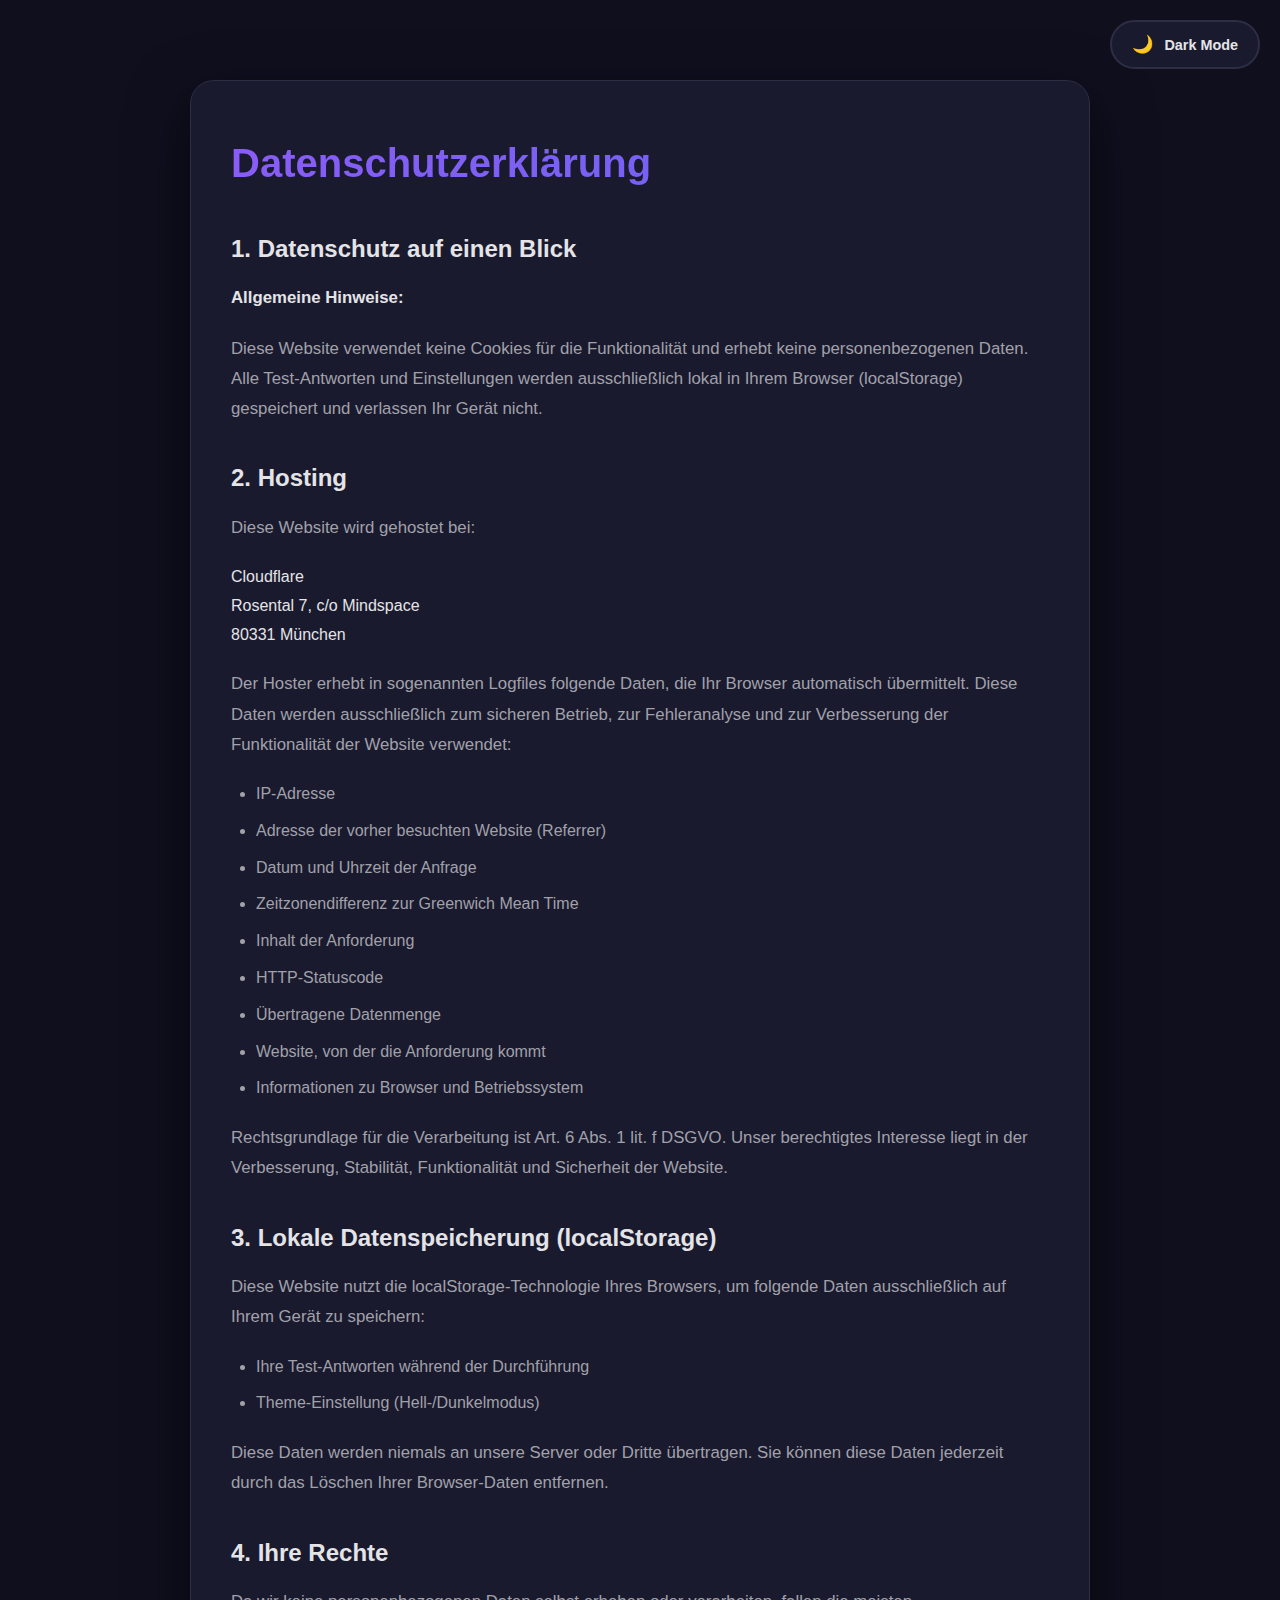
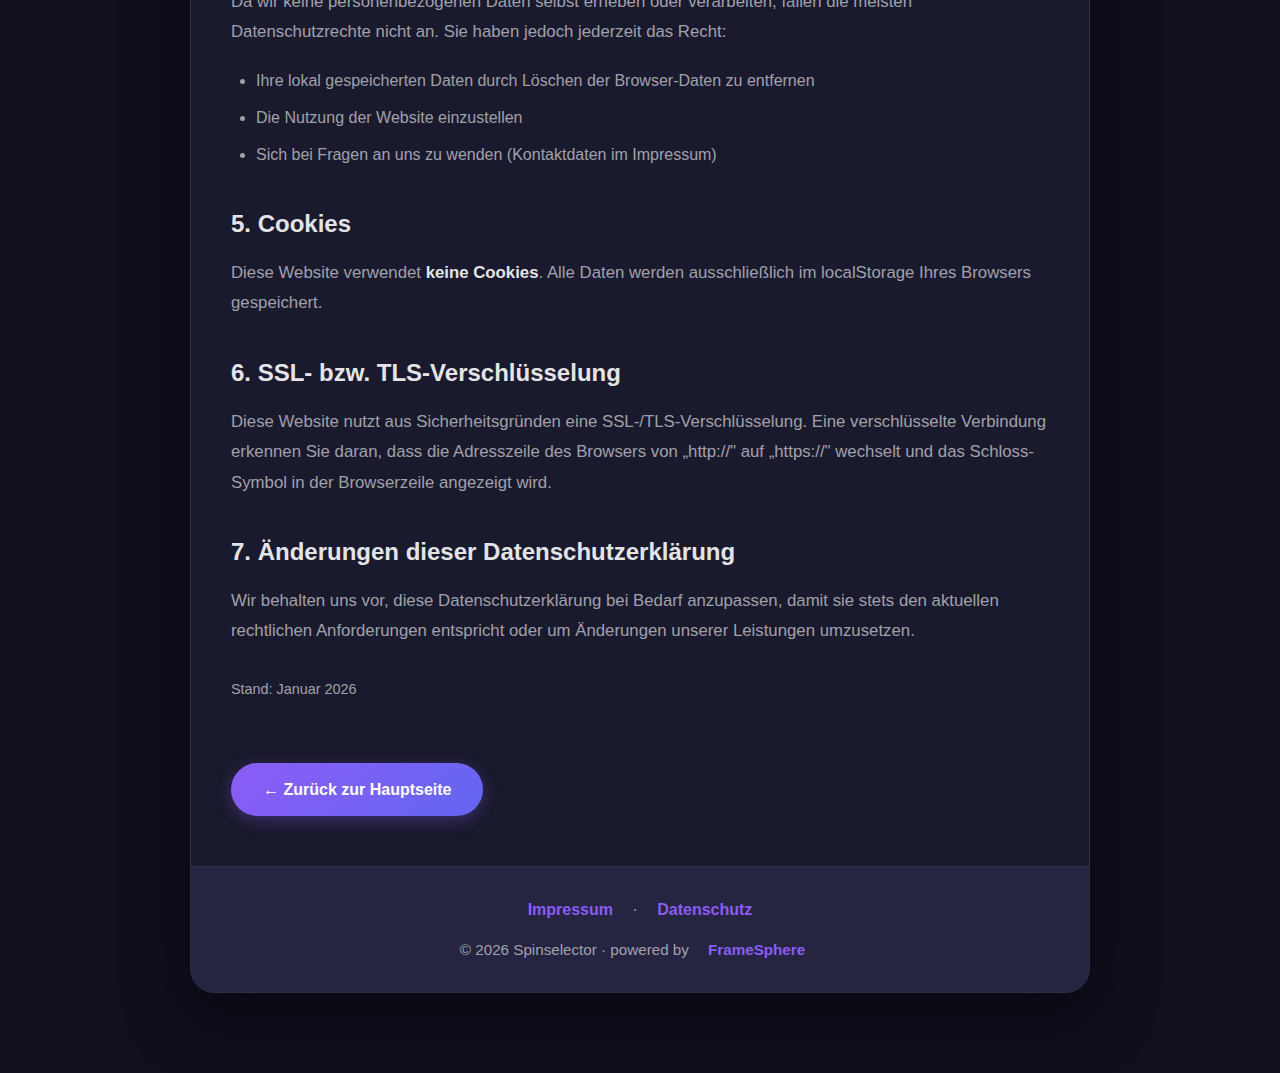
<file: datenschutz.html>
<!DOCTYPE html>
<html lang="de">
<head>
    <meta charset="UTF-8">
    <meta name="viewport" content="width=device-width, initial-scale=1.0">
    <title>Datenschutzerklärung - Life Strategy Test</title>
    <meta name="description" content="Datenschutzerklärung und Informationen zur Datenverarbeitung">

    <!--Google ad Sense-->
    <script async src="https://pagead2.googlesyndication.com/pagead/js/adsbygoogle.js?client=ca-pub-3654554314003005"
    crossorigin="anonymous"></script>

    <style>
        :root {
            --bg-primary: #0f0f1e;
            --bg-secondary: #1a1a2e;
            --bg-tertiary: #252542;
            --text-primary: #e4e4e7;
            --text-secondary: #a1a1aa;
            --accent-primary: #8b5cf6;
            --accent-secondary: #6366f1;
            --accent-gradient: linear-gradient(135deg, #8b5cf6 0%, #6366f1 100%);
            --border-color: #2d2d44;
            --shadow: 0 20px 60px rgba(0,0,0,0.5);
        }

        [data-theme="light"] {
            --bg-primary: #ffffff;
            --bg-secondary: #f8fafc;
            --bg-tertiary: #f1f5f9;
            --text-primary: #0f172a;
            --text-secondary: #64748b;
            --border-color: #e2e8f0;
            --shadow: 0 20px 60px rgba(0,0,0,0.1);
        }

        * {
            margin: 0;
            padding: 0;
            box-sizing: border-box;
        }

        body {
            font-family: 'Inter', -apple-system, BlinkMacSystemFont, 'Segoe UI', sans-serif;
            background: var(--bg-primary);
            color: var(--text-primary);
            min-height: 100vh;
            padding: 20px;
            line-height: 1.6;
            transition: background-color 0.3s ease, color 0.3s ease;
        }

        .theme-toggle {
            position: fixed;
            top: 20px;
            right: 20px;
            z-index: 1000;
            background: var(--bg-secondary);
            border: 2px solid var(--border-color);
            border-radius: 50px;
            padding: 12px 20px;
            cursor: pointer;
            display: flex;
            align-items: center;
            gap: 10px;
            transition: all 0.3s ease;
            font-size: 0.9em;
            color: var(--text-primary);
            font-weight: 600;
        }

        .theme-toggle:hover {
            transform: translateY(-2px);
            box-shadow: 0 5px 15px rgba(139, 92, 246, 0.3);
        }

        .theme-icon {
            font-size: 1.2em;
        }

        .container {
            max-width: 900px;
            margin: 60px auto;
            background: var(--bg-secondary);
            border-radius: 24px;
            box-shadow: var(--shadow);
            overflow: hidden;
            border: 1px solid var(--border-color);
        }

        .legal-content {
            padding: 50px 40px;
        }

        h1 {
            color: var(--text-primary);
            font-size: 2.5em;
            margin-bottom: 30px;
            font-weight: 800;
            background: var(--accent-gradient);
            -webkit-background-clip: text;
            -webkit-text-fill-color: transparent;
            background-clip: text;
        }

        h2 {
            color: var(--text-primary);
            font-size: 1.5em;
            margin-top: 35px;
            margin-bottom: 15px;
            font-weight: 700;
        }

        p {
            color: var(--text-secondary);
            margin-bottom: 20px;
            line-height: 1.8;
            font-size: 1.05em;
        }

        strong {
            color: var(--text-primary);
        }

        ul {
            color: var(--text-secondary);
            margin-left: 25px;
            margin-bottom: 20px;
        }

        li {
            margin-bottom: 8px;
            line-height: 1.8;
        }

        address {
            font-style: normal;
            line-height: 1.8;
        }

        a {
            color: var(--accent-primary);
            text-decoration: none;
            transition: all 0.3s ease;
        }

        a:hover {
            color: var(--accent-secondary);
            text-decoration: underline;
        }

        .back-link {
            display: inline-block;
            margin-top: 40px;
            padding: 14px 32px;
            background: var(--accent-gradient);
            color: white;
            border-radius: 50px;
            font-weight: 700;
            text-decoration: none;
            transition: all 0.3s ease;
            box-shadow: 0 4px 15px rgba(139, 92, 246, 0.3);
        }

        .back-link:hover {
            transform: translateY(-3px);
            box-shadow: 0 8px 25px rgba(139, 92, 246, 0.5);
            text-decoration: none;
        }

        footer {
            background: var(--bg-tertiary);
            padding: 30px 40px;
            text-align: center;
            border-top: 1px solid var(--border-color);
            margin-top: 0;
        }

        .footer-links {
            margin-bottom: 15px;
        }

        .footer-link {
            color: var(--accent-primary);
            text-decoration: none;
            margin: 0 15px;
            font-weight: 600;
            transition: all 0.3s ease;
        }

        .footer-link:hover {
            color: var(--accent-secondary);
            text-decoration: underline;
        }

        .footer-separator {
            color: var(--text-secondary);
        }

        .footer-copyright {
            color: var(--text-secondary);
            font-size: 0.95em;
            margin-top: 15px;
        }

        @media (max-width: 768px) {
            .theme-toggle {
                top: 10px;
                right: 10px;
                padding: 10px 16px;
                font-size: 0.85em;
            }

            .container {
                margin-top: 50px;
            }

            .legal-content {
                padding: 35px 25px;
            }

            h1 {
                font-size: 2em;
            }

            h2 {
                font-size: 1.3em;
            }

            footer {
                padding: 25px 20px;
            }
        }
    </style>
</head>
<body>
    <button class="theme-toggle" onclick="toggleTheme()">
        <span class="theme-icon">🌙</span>
        <span class="theme-text">Dark Mode</span>
    </button>

    <div class="container">
        <div class="legal-content">
            <h1>Datenschutzerklärung</h1>
            
            <h2>1. Datenschutz auf einen Blick</h2>
            <p><strong>Allgemeine Hinweise:</strong></p>
            <p>
                Diese Website verwendet keine Cookies für die Funktionalität und erhebt keine personenbezogenen Daten. 
                Alle Test-Antworten und Einstellungen werden ausschließlich lokal in Ihrem Browser (localStorage) gespeichert 
                und verlassen Ihr Gerät nicht.
            </p>

            <h2>2. Hosting</h2>
            <p>
                Diese Website wird gehostet bei:<br>
                <address>
                    Cloudflare<br>
                    Rosental 7, c/o Mindspace<br>
                    80331 München
                </address>
            </p>
            <p>
                Der Hoster erhebt in sogenannten Logfiles folgende Daten, die Ihr Browser automatisch übermittelt. 
                Diese Daten werden ausschließlich zum sicheren Betrieb, zur Fehleranalyse und zur Verbesserung der 
                Funktionalität der Website verwendet:
            </p>
            <ul>
                <li>IP-Adresse</li>
                <li>Adresse der vorher besuchten Website (Referrer)</li>
                <li>Datum und Uhrzeit der Anfrage</li>
                <li>Zeitzonendifferenz zur Greenwich Mean Time</li>
                <li>Inhalt der Anforderung</li>
                <li>HTTP-Statuscode</li>
                <li>Übertragene Datenmenge</li>
                <li>Website, von der die Anforderung kommt</li>
                <li>Informationen zu Browser und Betriebssystem</li>
            </ul>
            <p>
                Rechtsgrundlage für die Verarbeitung ist Art. 6 Abs. 1 lit. f DSGVO. Unser berechtigtes Interesse liegt 
                in der Verbesserung, Stabilität, Funktionalität und Sicherheit der Website.
            </p>

            <h2>3. Lokale Datenspeicherung (localStorage)</h2>
            <p>
                Diese Website nutzt die localStorage-Technologie Ihres Browsers, um folgende Daten ausschließlich 
                auf Ihrem Gerät zu speichern:
            </p>
            <ul>
                <li>Ihre Test-Antworten während der Durchführung</li>
                <li>Theme-Einstellung (Hell-/Dunkelmodus)</li>
            </ul>
            <p>
                Diese Daten werden niemals an unsere Server oder Dritte übertragen. Sie können diese Daten jederzeit 
                durch das Löschen Ihrer Browser-Daten entfernen.
            </p>

            <h2>4. Ihre Rechte</h2>
            <p>
                Da wir keine personenbezogenen Daten selbst erheben oder verarbeiten, fallen die meisten Datenschutzrechte 
                nicht an. Sie haben jedoch jederzeit das Recht:
            </p>
            <ul>
                <li>Ihre lokal gespeicherten Daten durch Löschen der Browser-Daten zu entfernen</li>
                <li>Die Nutzung der Website einzustellen</li>
                <li>Sich bei Fragen an uns zu wenden (Kontaktdaten im Impressum)</li>
            </ul>

            <h2>5. Cookies</h2>
            <p>
                Diese Website verwendet <strong>keine Cookies</strong>. Alle Daten werden ausschließlich im localStorage 
                Ihres Browsers gespeichert.
            </p>

            <h2>6. SSL- bzw. TLS-Verschlüsselung</h2>
            <p>
                Diese Website nutzt aus Sicherheitsgründen eine SSL-/TLS-Verschlüsselung. Eine verschlüsselte Verbindung 
                erkennen Sie daran, dass die Adresszeile des Browsers von „http://" auf „https://" wechselt und das 
                Schloss-Symbol in der Browserzeile angezeigt wird.
            </p>

            <h2>7. Änderungen dieser Datenschutzerklärung</h2>
            <p>
                Wir behalten uns vor, diese Datenschutzerklärung bei Bedarf anzupassen, damit sie stets den aktuellen 
                rechtlichen Anforderungen entspricht oder um Änderungen unserer Leistungen umzusetzen.
            </p>

            <p style="margin-top: 30px; font-size: 0.9rem; color: var(--text-secondary);">
                Stand: Januar 2026
            </p>

            <a href="index.html" class="back-link">← Zurück zur Hauptseite</a>
        </div>

        <footer>
            <div class="footer-links">
                <a href="impressum.html" class="footer-link">Impressum</a>
                <span class="footer-separator">·</span>
                <a href="datenschutz.html" class="footer-link">Datenschutz</a>
            </div>
            <div class="footer-copyright">
                © 2026 Spinselector · powered by <a href="https://frame-sphere.vercel.app" class="footer-link">FrameSphere</a>
            </div>
        </footer>
    </div>

    <script>
        // Theme toggle
        function toggleTheme() {
            const html = document.documentElement;
            const currentTheme = html.getAttribute('data-theme');
            const newTheme = currentTheme === 'light' ? 'dark' : 'light';
            const icon = document.querySelector('.theme-icon');
            const text = document.querySelector('.theme-text');
            
            html.setAttribute('data-theme', newTheme);
            localStorage.setItem('theme', newTheme);
            
            if (newTheme === 'light') {
                icon.textContent = '☀️';
                text.textContent = 'Light Mode';
            } else {
                icon.textContent = '🌙';
                text.textContent = 'Dark Mode';
            }
        }

        // Load saved theme
        window.addEventListener('DOMContentLoaded', () => {
            const savedTheme = localStorage.getItem('theme') || 'dark';
            const html = document.documentElement;
            const icon = document.querySelector('.theme-icon');
            const text = document.querySelector('.theme-text');
            
            html.setAttribute('data-theme', savedTheme);
            
            if (savedTheme === 'light') {
                icon.textContent = '☀️';
                text.textContent = 'Light Mode';
            }
        });
    </script>
</body>
</html>
</file>
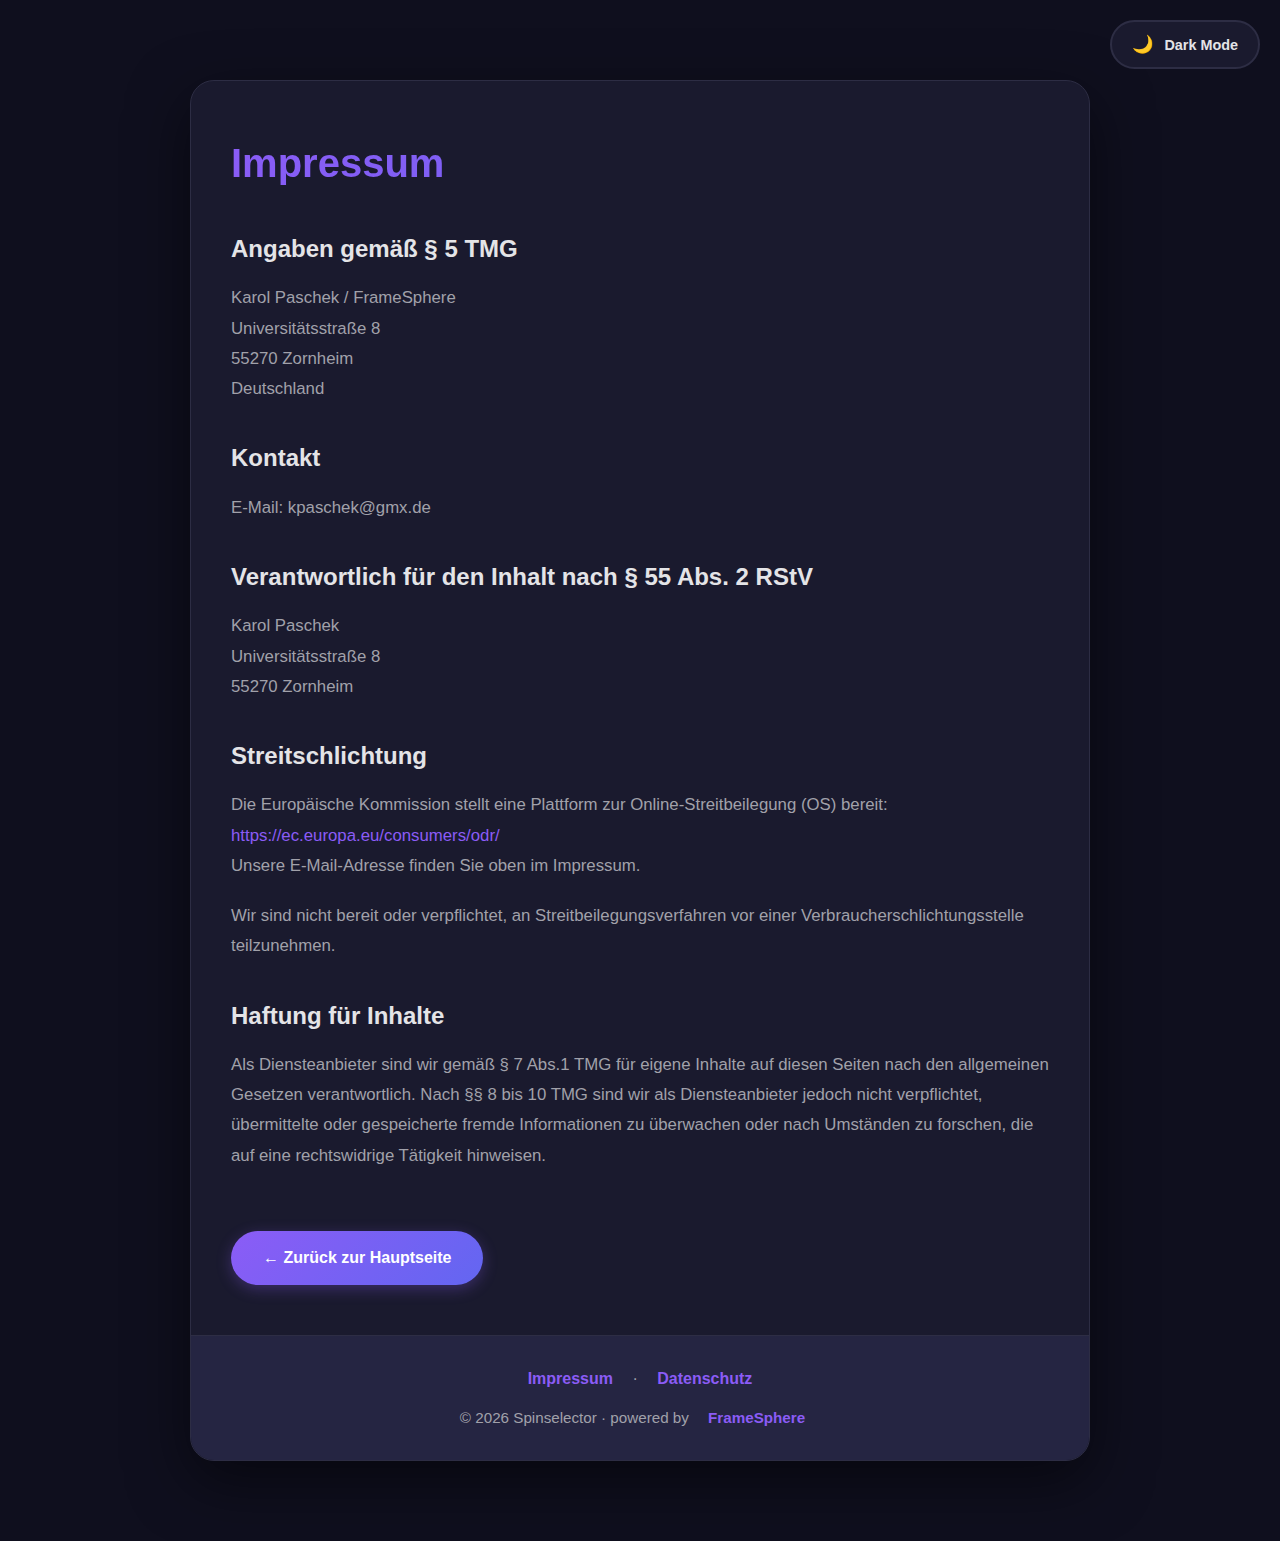
<file: impressum.html>
<!DOCTYPE html>
<html lang="de">
<head>
    <meta charset="UTF-8">
    <meta name="viewport" content="width=device-width, initial-scale=1.0">
    <title>Impressum - Life Strategy Test</title>
    <meta name="description" content="Impressum und Kontaktinformationen">

    <!--Google ad Sense-->
    <script async src="https://pagead2.googlesyndication.com/pagead/js/adsbygoogle.js?client=ca-pub-3654554314003005"
    crossorigin="anonymous"></script>

    <style>
        :root {
            --bg-primary: #0f0f1e;
            --bg-secondary: #1a1a2e;
            --bg-tertiary: #252542;
            --text-primary: #e4e4e7;
            --text-secondary: #a1a1aa;
            --accent-primary: #8b5cf6;
            --accent-secondary: #6366f1;
            --accent-gradient: linear-gradient(135deg, #8b5cf6 0%, #6366f1 100%);
            --border-color: #2d2d44;
            --shadow: 0 20px 60px rgba(0,0,0,0.5);
        }

        [data-theme="light"] {
            --bg-primary: #ffffff;
            --bg-secondary: #f8fafc;
            --bg-tertiary: #f1f5f9;
            --text-primary: #0f172a;
            --text-secondary: #64748b;
            --border-color: #e2e8f0;
            --shadow: 0 20px 60px rgba(0,0,0,0.1);
        }

        * {
            margin: 0;
            padding: 0;
            box-sizing: border-box;
        }

        body {
            font-family: 'Inter', -apple-system, BlinkMacSystemFont, 'Segoe UI', sans-serif;
            background: var(--bg-primary);
            color: var(--text-primary);
            min-height: 100vh;
            padding: 20px;
            line-height: 1.6;
            transition: background-color 0.3s ease, color 0.3s ease;
        }

        .theme-toggle {
            position: fixed;
            top: 20px;
            right: 20px;
            z-index: 1000;
            background: var(--bg-secondary);
            border: 2px solid var(--border-color);
            border-radius: 50px;
            padding: 12px 20px;
            cursor: pointer;
            display: flex;
            align-items: center;
            gap: 10px;
            transition: all 0.3s ease;
            font-size: 0.9em;
            color: var(--text-primary);
            font-weight: 600;
        }

        .theme-toggle:hover {
            transform: translateY(-2px);
            box-shadow: 0 5px 15px rgba(139, 92, 246, 0.3);
        }

        .theme-icon {
            font-size: 1.2em;
        }

        .container {
            max-width: 900px;
            margin: 60px auto;
            background: var(--bg-secondary);
            border-radius: 24px;
            box-shadow: var(--shadow);
            overflow: hidden;
            border: 1px solid var(--border-color);
        }

        .legal-content {
            padding: 50px 40px;
        }

        h1 {
            color: var(--text-primary);
            font-size: 2.5em;
            margin-bottom: 30px;
            font-weight: 800;
            background: var(--accent-gradient);
            -webkit-background-clip: text;
            -webkit-text-fill-color: transparent;
            background-clip: text;
        }

        h2 {
            color: var(--text-primary);
            font-size: 1.5em;
            margin-top: 35px;
            margin-bottom: 15px;
            font-weight: 700;
        }

        p {
            color: var(--text-secondary);
            margin-bottom: 20px;
            line-height: 1.8;
            font-size: 1.05em;
        }

        a {
            color: var(--accent-primary);
            text-decoration: none;
            transition: all 0.3s ease;
        }

        a:hover {
            color: var(--accent-secondary);
            text-decoration: underline;
        }

        .back-link {
            display: inline-block;
            margin-top: 40px;
            padding: 14px 32px;
            background: var(--accent-gradient);
            color: white;
            border-radius: 50px;
            font-weight: 700;
            text-decoration: none;
            transition: all 0.3s ease;
            box-shadow: 0 4px 15px rgba(139, 92, 246, 0.3);
        }

        .back-link:hover {
            transform: translateY(-3px);
            box-shadow: 0 8px 25px rgba(139, 92, 246, 0.5);
            text-decoration: none;
        }

        footer {
            background: var(--bg-tertiary);
            padding: 30px 40px;
            text-align: center;
            border-top: 1px solid var(--border-color);
            margin-top: 0;
        }

        .footer-links {
            margin-bottom: 15px;
        }

        .footer-link {
            color: var(--accent-primary);
            text-decoration: none;
            margin: 0 15px;
            font-weight: 600;
            transition: all 0.3s ease;
        }

        .footer-link:hover {
            color: var(--accent-secondary);
            text-decoration: underline;
        }

        .footer-separator {
            color: var(--text-secondary);
        }

        .footer-copyright {
            color: var(--text-secondary);
            font-size: 0.95em;
            margin-top: 15px;
        }

        @media (max-width: 768px) {
            .theme-toggle {
                top: 10px;
                right: 10px;
                padding: 10px 16px;
                font-size: 0.85em;
            }

            .container {
                margin-top: 50px;
            }

            .legal-content {
                padding: 35px 25px;
            }

            h1 {
                font-size: 2em;
            }

            h2 {
                font-size: 1.3em;
            }

            footer {
                padding: 25px 20px;
            }
        }
    </style>
</head>
<body>
    <button class="theme-toggle" onclick="toggleTheme()">
        <span class="theme-icon">🌙</span>
        <span class="theme-text">Dark Mode</span>
    </button>

    <div class="container">
        <div class="legal-content">
            <h1>Impressum</h1>
            
            <h2>Angaben gemäß § 5 TMG</h2>
            <p>
                Karol Paschek / FrameSphere<br>
                Universitätsstraße 8<br>
                55270 Zornheim<br>
                Deutschland
            </p>

            <h2>Kontakt</h2>
            <p>
                E-Mail: kpaschek@gmx.de<br>
            </p>

            <h2>Verantwortlich für den Inhalt nach § 55 Abs. 2 RStV</h2>
            <p>
                Karol Paschek<br>
                Universitätsstraße 8<br>
                55270 Zornheim
            </p>

            <h2>Streitschlichtung</h2>
            <p>
                Die Europäische Kommission stellt eine Plattform zur Online-Streitbeilegung (OS) bereit: 
                <a href="https://ec.europa.eu/consumers/odr/" target="_blank">https://ec.europa.eu/consumers/odr/</a><br>
                Unsere E-Mail-Adresse finden Sie oben im Impressum.
            </p>
            
            <p>
                Wir sind nicht bereit oder verpflichtet, an Streitbeilegungsverfahren vor einer 
                Verbraucherschlichtungsstelle teilzunehmen.
            </p>

            <h2>Haftung für Inhalte</h2>
            <p>
                Als Diensteanbieter sind wir gemäß § 7 Abs.1 TMG für eigene Inhalte auf diesen Seiten nach den 
                allgemeinen Gesetzen verantwortlich. Nach §§ 8 bis 10 TMG sind wir als Diensteanbieter jedoch nicht 
                verpflichtet, übermittelte oder gespeicherte fremde Informationen zu überwachen oder nach Umständen 
                zu forschen, die auf eine rechtswidrige Tätigkeit hinweisen.
            </p>

            <a href="index.html" class="back-link">← Zurück zur Hauptseite</a>
        </div>

        <footer>
            <div class="footer-links">
                <a href="impressum.html" class="footer-link">Impressum</a>
                <span class="footer-separator">·</span>
                <a href="datenschutz.html" class="footer-link">Datenschutz</a>
            </div>
            <div class="footer-copyright">
                © 2026 Spinselector · powered by <a href="https://frame-sphere.vercel.app" class="footer-link">FrameSphere</a>
            </div>
        </footer>
    </div>

    <script>
        // Theme toggle
        function toggleTheme() {
            const html = document.documentElement;
            const currentTheme = html.getAttribute('data-theme');
            const newTheme = currentTheme === 'light' ? 'dark' : 'light';
            const icon = document.querySelector('.theme-icon');
            const text = document.querySelector('.theme-text');
            
            html.setAttribute('data-theme', newTheme);
            localStorage.setItem('theme', newTheme);
            
            if (newTheme === 'light') {
                icon.textContent = '☀️';
                text.textContent = 'Light Mode';
            } else {
                icon.textContent = '🌙';
                text.textContent = 'Dark Mode';
            }
        }

        // Load saved theme
        window.addEventListener('DOMContentLoaded', () => {
            const savedTheme = localStorage.getItem('theme') || 'dark';
            const html = document.documentElement;
            const icon = document.querySelector('.theme-icon');
            const text = document.querySelector('.theme-text');
            
            html.setAttribute('data-theme', savedTheme);
            
            if (savedTheme === 'light') {
                icon.textContent = '☀️';
                text.textContent = 'Light Mode';
            }
        });
    </script>
</body>
</html>
</file>
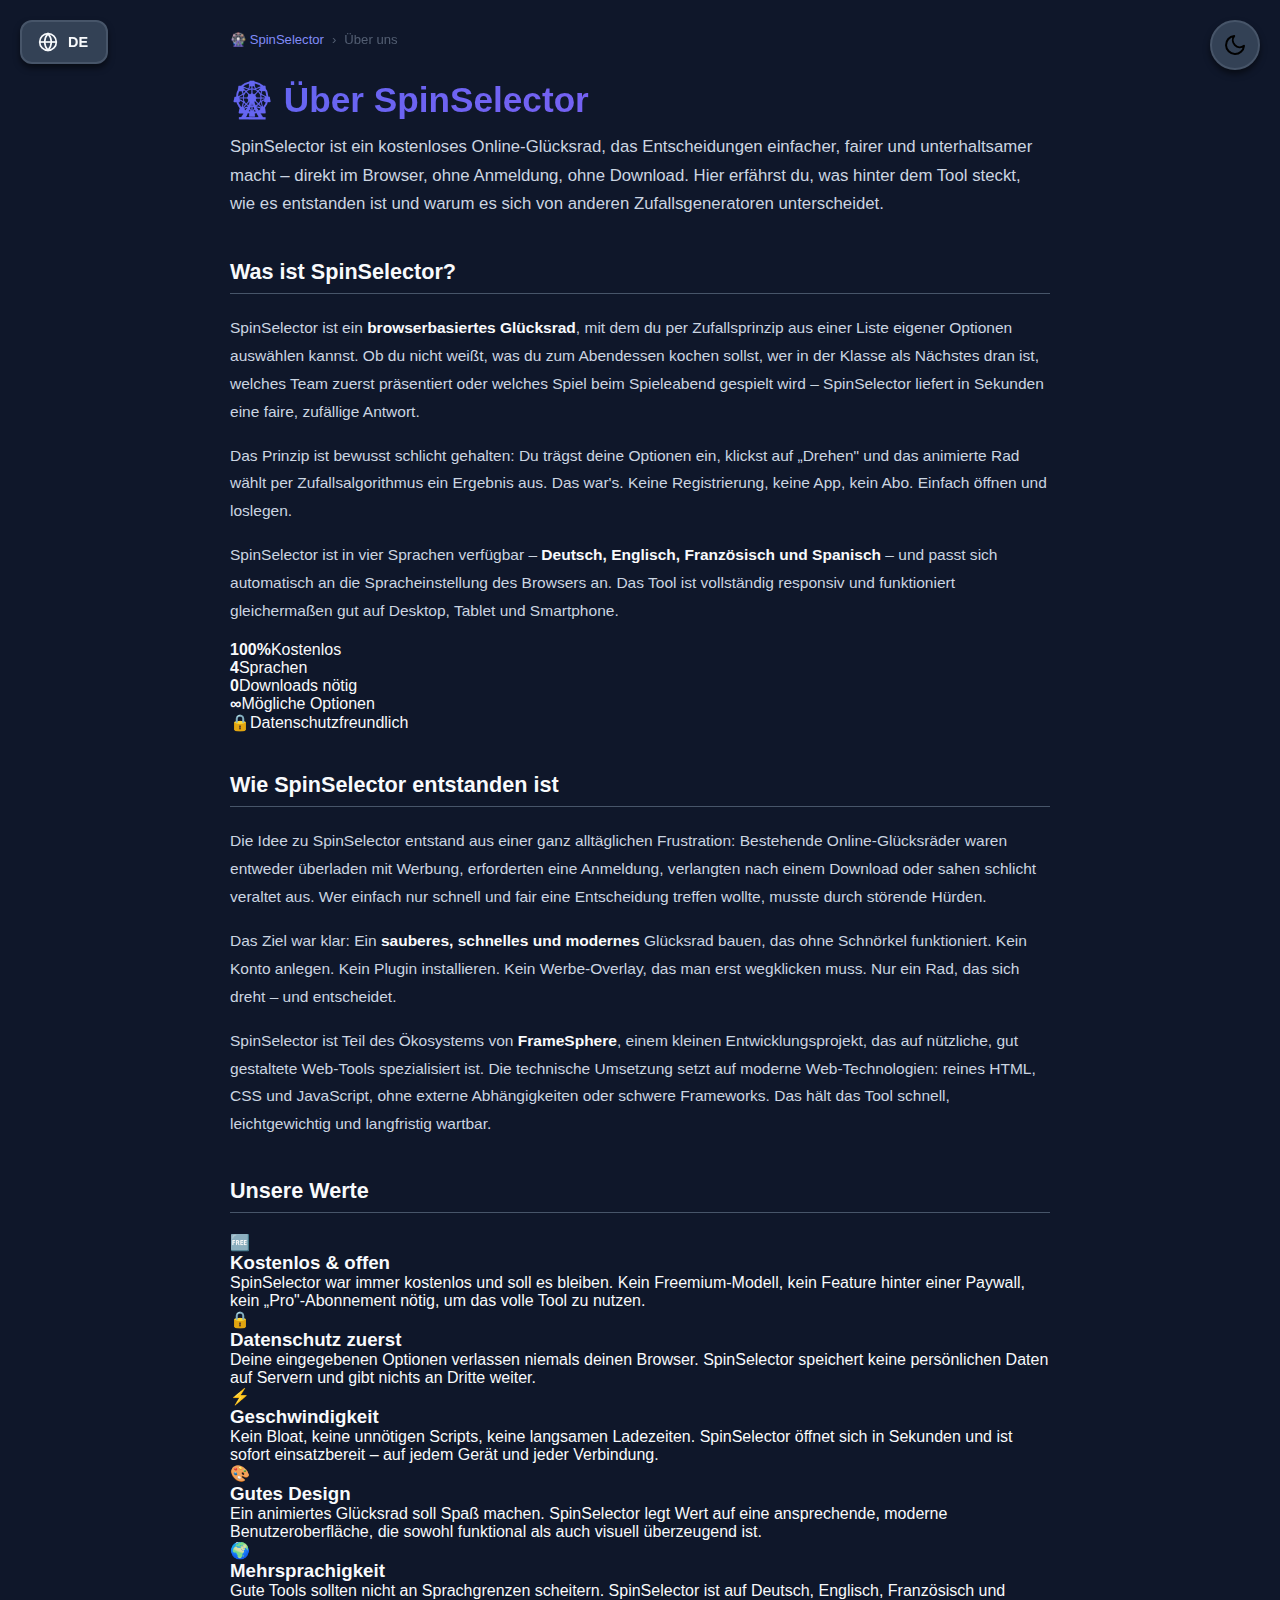
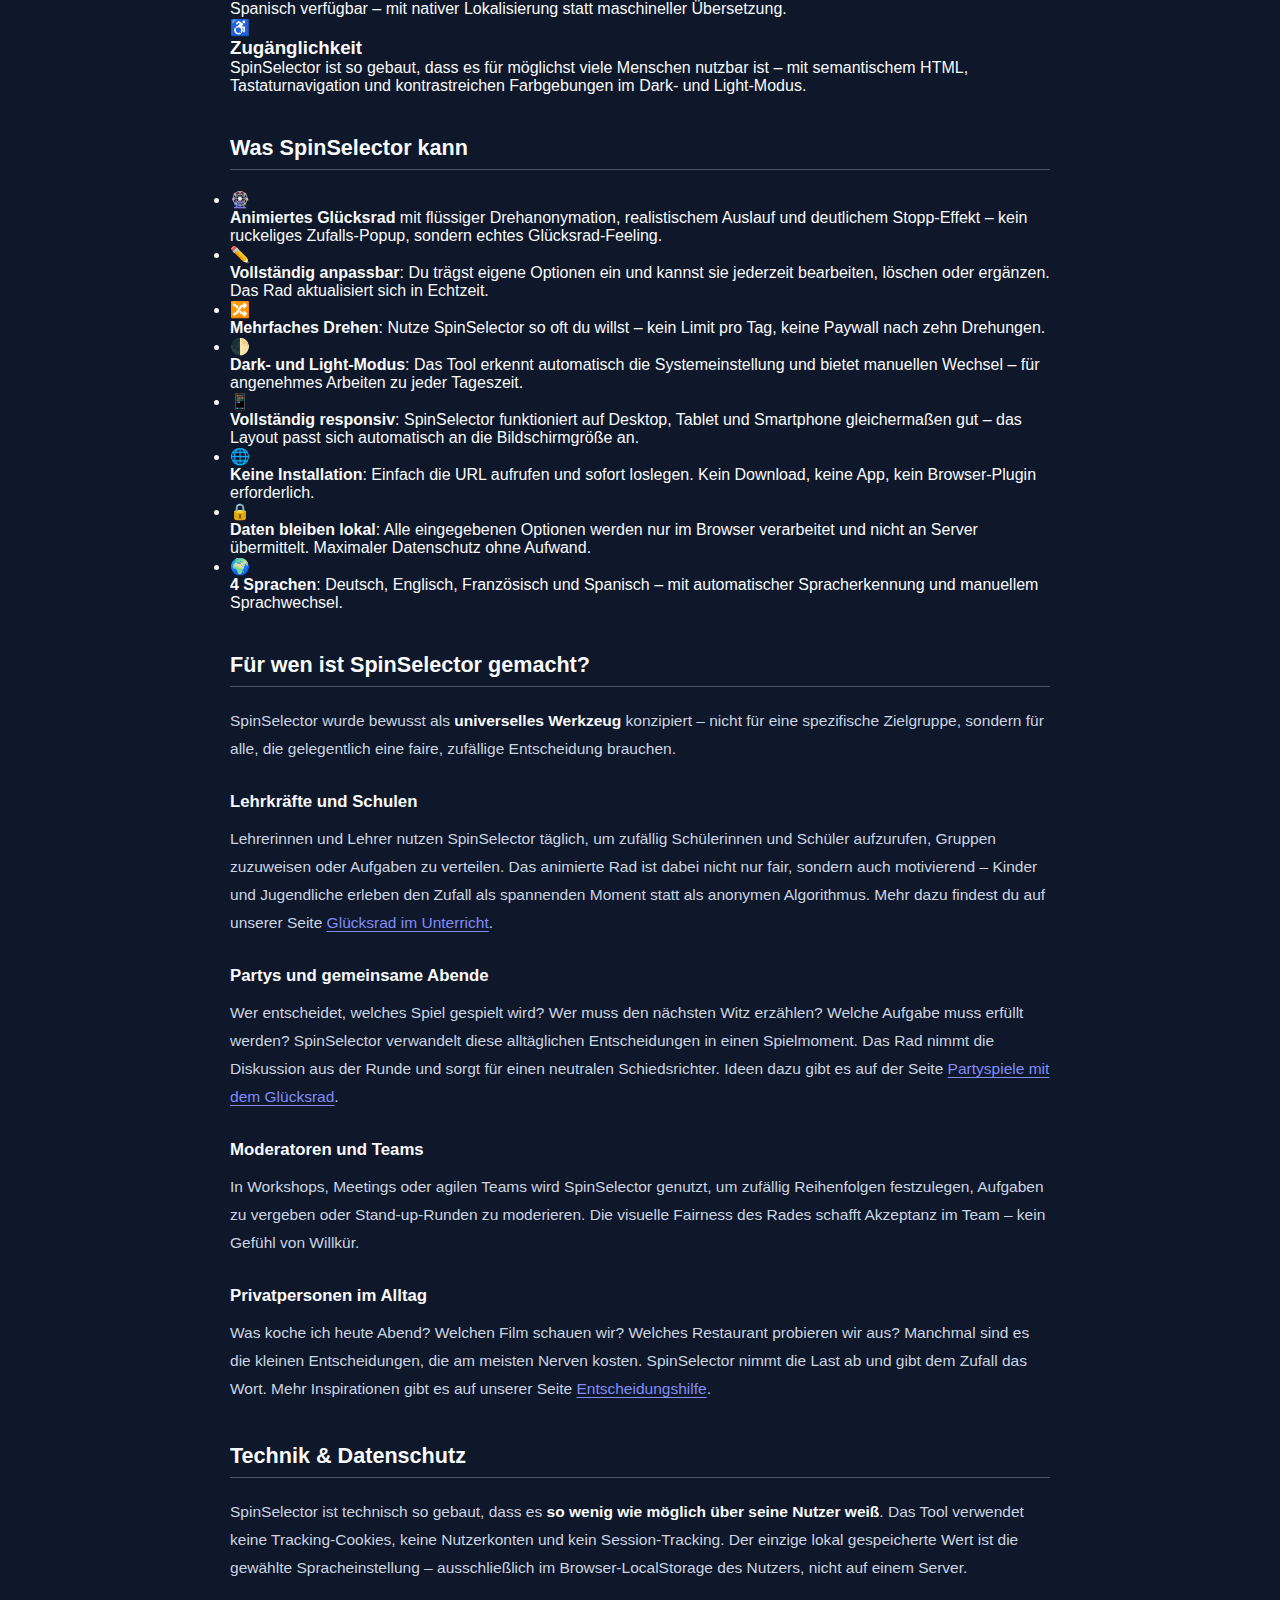
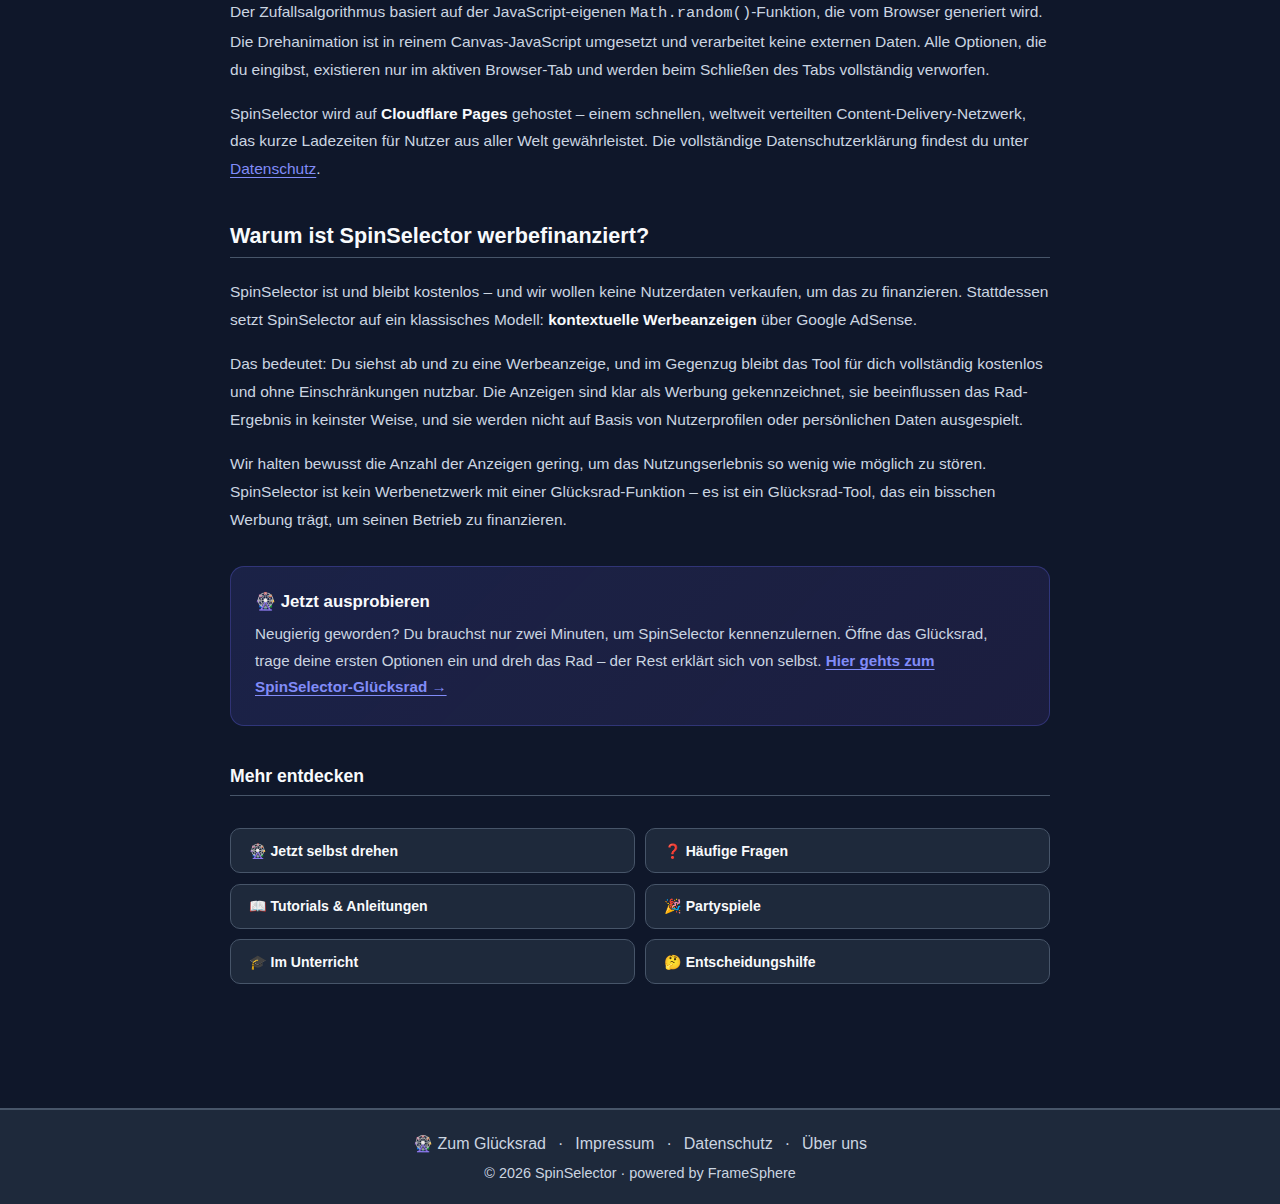
<file: de/about.html>
<!DOCTYPE html>
<html lang="de">
<head>
    <meta charset="UTF-8">
    <meta name="viewport" content="width=device-width, initial-scale=1.0">
    <title>Über SpinSelector – Das kostenlose Online-Glücksrad | SpinSelector</title>
    <meta name="description" content="Erfahre mehr über SpinSelector: Wer steckt dahinter, wie funktioniert das Tool, warum ist es kostenlos und was macht es zum besten Online-Glücksrad? Alles über Entstehung, Werte und Mission.">
    <meta name="keywords" content="SpinSelector Über uns, SpinSelector About, Glücksrad Tool, Online Glücksrad kostenlos, SpinSelector Datenschutz, Zufallsgenerator Browser">
    <link rel="canonical" href="https://spinselector.pages.dev/de/about.html">

    <!-- Hreflang für alle Sprachen -->
    <link rel="alternate" hreflang="de" href="https://spinselector.pages.dev/de/about.html" />
    <link rel="alternate" hreflang="en" href="https://spinselector.pages.dev/en/about.html" />
    <link rel="alternate" hreflang="es" href="https://spinselector.pages.dev/es/sobre.html" />
    <link rel="alternate" hreflang="fr" href="https://spinselector.pages.dev/fr/a-propos.html.html" />
    <link rel="alternate" hreflang="x-default" href="https://spinselector.pages.dev/" />

    <link rel="icon" type="image/svg+xml" href="/assets/favicon.svg">
    <meta property="og:title" content="Über SpinSelector – Das kostenlose Online-Glücksrad">
    <meta property="og:description" content="Wer steckt hinter SpinSelector? Wie funktioniert das Tool, warum ist es kostenlos und was unterscheidet es von anderen Glücksrädern?">
    <meta property="og:type" content="website">
    <meta property="og:url" content="https://spinselector.pages.dev/de/about.html">
    <meta property="og:image" content="https://spinselector.pages.dev/assets/favicon.svg">
    <meta name="theme-color" content="#0f172a">

    <script type="application/ld+json">
    {
      "@context": "https://schema.org",
      "@type": "AboutPage",
      "name": "Über SpinSelector",
      "description": "SpinSelector ist ein kostenloses Online-Glücksrad für Entscheidungen, Partys, Unterricht und mehr.",
      "url": "https://spinselector.pages.dev/de/about.html",
      "inLanguage": "de",
      "publisher": { "@type": "Organization", "name": "SpinSelector", "url": "https://spinselector.pages.dev" }
    }
    </script>

    <link rel="stylesheet" href="/styles.css">
    <link rel="stylesheet" href="/seo-pages.css">
    <script async src="https://pagead2.googlesyndication.com/pagead/js/adsbygoogle.js?client=ca-pub-3654554314003005" crossorigin="anonymous"></script>
    <script>
        window.i18n = {
            t: function(k){ var s={'empty-state':'Keine Optionen vorhanden.<br>Füge mindestens 2 Optionen hinzu!','canvas-empty':'Füge Optionen hinzu','confirm-clear':'Alle löschen?','default-options':['Option 1','Option 2','Option 3']}; return s[k]||k; },
            setLanguage: function(l){ localStorage.setItem('language',l); window.location.href='/'+l+'/'; },
            initLanguage: function(){}, currentLanguage: function(){ return 'de'; }
        };
    </script>
</head>
<body>
    <div class="language-selector">
        <button id="langToggle" class="lang-button" aria-label="Sprache wechseln">
            <svg xmlns="http://www.w3.org/2000/svg" width="20" height="20" viewBox="0 0 24 24" fill="none" stroke="currentColor" stroke-width="2"><circle cx="12" cy="12" r="10"></circle><line x1="2" y1="12" x2="22" y2="12"></line><path d="M12 2a15.3 15.3 0 0 1 4 10 15.3 15.3 0 0 1-4 10 15.3 15.3 0 0 1-4-10 15.3 15.3 0 0 1 4-10z"></path></svg>
            <span id="currentLang">DE</span>
        </button>
        <div id="langDropdown" class="lang-dropdown hidden">
            <button data-lang="de" class="lang-option">🇩🇪 Deutsch</button>
            <button data-lang="en" class="lang-option">🇬🇧 English</button>
            <button data-lang="fr" class="lang-option">🇫🇷 Français</button>
            <button data-lang="es" class="lang-option">🇪🇸 Español</button>
        </div>
    </div>
    <div class="theme-toggle">
        <button id="themeToggle" aria-label="Theme wechseln">
            <svg class="sun-icon" xmlns="http://www.w3.org/2000/svg" width="24" height="24" viewBox="0 0 24 24" fill="none" stroke="currentColor" stroke-width="2" stroke-linecap="round" stroke-linejoin="round"><circle cx="12" cy="12" r="5"></circle><line x1="12" y1="1" x2="12" y2="3"></line><line x1="12" y1="21" x2="12" y2="23"></line><line x1="4.22" y1="4.22" x2="5.64" y2="5.64"></line><line x1="18.36" y1="18.36" x2="19.78" y2="19.78"></line><line x1="1" y1="12" x2="3" y2="12"></line><line x1="21" y1="12" x2="23" y2="12"></line><line x1="4.22" y1="19.78" x2="5.64" y2="18.36"></line><line x1="18.36" y1="5.64" x2="19.78" y2="4.22"></line></svg>
            <svg class="moon-icon" xmlns="http://www.w3.org/2000/svg" width="24" height="24" viewBox="0 0 24 24" fill="none" stroke="currentColor" stroke-width="2" stroke-linecap="round" stroke-linejoin="round"><path d="M21 12.79A9 9 0 1 1 11.21 3 7 7 0 0 0 21 12.79z"></path></svg>
        </button>
    </div>

    <div class="page-wrap">
        <nav class="breadcrumb" aria-label="Breadcrumb">
            <a href="/de/">🎡 SpinSelector</a><span>›</span><span>Über uns</span>
        </nav>

        <div class="page-hero">
            <h1>🎡 Über SpinSelector</h1>
            <p class="lead">SpinSelector ist ein kostenloses Online-Glücksrad, das Entscheidungen einfacher, fairer und unterhaltsamer macht – direkt im Browser, ohne Anmeldung, ohne Download. Hier erfährst du, was hinter dem Tool steckt, wie es entstanden ist und warum es sich von anderen Zufallsgeneratoren unterscheidet.</p>
        </div>

        <!-- WAS IST SPINSELECTOR -->
        <h2 class="section-title">Was ist SpinSelector?</h2>
        <div class="content-prose">
            <p>SpinSelector ist ein <strong>browserbasiertes Glücksrad</strong>, mit dem du per Zufallsprinzip aus einer Liste eigener Optionen auswählen kannst. Ob du nicht weißt, was du zum Abendessen kochen sollst, wer in der Klasse als Nächstes dran ist, welches Team zuerst präsentiert oder welches Spiel beim Spieleabend gespielt wird – SpinSelector liefert in Sekunden eine faire, zufällige Antwort.</p>
            <p>Das Prinzip ist bewusst schlicht gehalten: Du trägst deine Optionen ein, klickst auf „Drehen" und das animierte Rad wählt per Zufallsalgorithmus ein Ergebnis aus. Das war's. Keine Registrierung, keine App, kein Abo. Einfach öffnen und loslegen.</p>
            <p>SpinSelector ist in vier Sprachen verfügbar – <strong>Deutsch, Englisch, Französisch und Spanisch</strong> – und passt sich automatisch an die Spracheinstellung des Browsers an. Das Tool ist vollständig responsiv und funktioniert gleichermaßen gut auf Desktop, Tablet und Smartphone.</p>
        </div>

        <div class="stat-bar">
            <div class="stat"><strong>100%</strong><span>Kostenlos</span></div>
            <div class="stat"><strong>4</strong><span>Sprachen</span></div>
            <div class="stat"><strong>0</strong><span>Downloads nötig</span></div>
            <div class="stat"><strong>∞</strong><span>Mögliche Optionen</span></div>
            <div class="stat"><strong>🔒</strong><span>Datenschutzfreundlich</span></div>
        </div>

        <!-- ENTSTEHUNG -->
        <h2 class="section-title">Wie SpinSelector entstanden ist</h2>
        <div class="content-prose">
            <p>Die Idee zu SpinSelector entstand aus einer ganz alltäglichen Frustration: Bestehende Online-Glücksräder waren entweder überladen mit Werbung, erforderten eine Anmeldung, verlangten nach einem Download oder sahen schlicht veraltet aus. Wer einfach nur schnell und fair eine Entscheidung treffen wollte, musste durch störende Hürden.</p>
            <p>Das Ziel war klar: Ein <strong>sauberes, schnelles und modernes</strong> Glücksrad bauen, das ohne Schnörkel funktioniert. Kein Konto anlegen. Kein Plugin installieren. Kein Werbe-Overlay, das man erst wegklicken muss. Nur ein Rad, das sich dreht – und entscheidet.</p>
            <p>SpinSelector ist Teil des Ökosystems von <strong>FrameSphere</strong>, einem kleinen Entwicklungsprojekt, das auf nützliche, gut gestaltete Web-Tools spezialisiert ist. Die technische Umsetzung setzt auf moderne Web-Technologien: reines HTML, CSS und JavaScript, ohne externe Abhängigkeiten oder schwere Frameworks. Das hält das Tool schnell, leichtgewichtig und langfristig wartbar.</p>
        </div>

        <!-- WERTE -->
        <h2 class="section-title">Unsere Werte</h2>
        <div class="value-grid">
            <div class="value-card">
                <div class="vc-icon">🆓</div>
                <h3>Kostenlos & offen</h3>
                <p>SpinSelector war immer kostenlos und soll es bleiben. Kein Freemium-Modell, kein Feature hinter einer Paywall, kein „Pro"-Abonnement nötig, um das volle Tool zu nutzen.</p>
            </div>
            <div class="value-card">
                <div class="vc-icon">🔒</div>
                <h3>Datenschutz zuerst</h3>
                <p>Deine eingegebenen Optionen verlassen niemals deinen Browser. SpinSelector speichert keine persönlichen Daten auf Servern und gibt nichts an Dritte weiter.</p>
            </div>
            <div class="value-card">
                <div class="vc-icon">⚡</div>
                <h3>Geschwindigkeit</h3>
                <p>Kein Bloat, keine unnötigen Scripts, keine langsamen Ladezeiten. SpinSelector öffnet sich in Sekunden und ist sofort einsatzbereit – auf jedem Gerät und jeder Verbindung.</p>
            </div>
            <div class="value-card">
                <div class="vc-icon">🎨</div>
                <h3>Gutes Design</h3>
                <p>Ein animiertes Glücksrad soll Spaß machen. SpinSelector legt Wert auf eine ansprechende, moderne Benutzeroberfläche, die sowohl funktional als auch visuell überzeugend ist.</p>
            </div>
            <div class="value-card">
                <div class="vc-icon">🌍</div>
                <h3>Mehrsprachigkeit</h3>
                <p>Gute Tools sollten nicht an Sprachgrenzen scheitern. SpinSelector ist auf Deutsch, Englisch, Französisch und Spanisch verfügbar – mit nativer Lokalisierung statt maschineller Übersetzung.</p>
            </div>
            <div class="value-card">
                <div class="vc-icon">♿</div>
                <h3>Zugänglichkeit</h3>
                <p>SpinSelector ist so gebaut, dass es für möglichst viele Menschen nutzbar ist – mit semantischem HTML, Tastaturnavigation und kontrastreichen Farbgebungen im Dark- und Light-Modus.</p>
            </div>
        </div>

        <!-- FEATURES -->
        <h2 class="section-title">Was SpinSelector kann</h2>
        <ul class="feature-list">
            <li><span class="fi-icon">🎡</span><div><strong>Animiertes Glücksrad</strong> mit flüssiger Drehanonymation, realistischem Auslauf und deutlichem Stopp-Effekt – kein ruckeliges Zufalls-Popup, sondern echtes Glücksrad-Feeling.</div></li>
            <li><span class="fi-icon">✏️</span><div><strong>Vollständig anpassbar</strong>: Du trägst eigene Optionen ein und kannst sie jederzeit bearbeiten, löschen oder ergänzen. Das Rad aktualisiert sich in Echtzeit.</div></li>
            <li><span class="fi-icon">🔀</span><div><strong>Mehrfaches Drehen</strong>: Nutze SpinSelector so oft du willst – kein Limit pro Tag, keine Paywall nach zehn Drehungen.</div></li>
            <li><span class="fi-icon">🌓</span><div><strong>Dark- und Light-Modus</strong>: Das Tool erkennt automatisch die Systemeinstellung und bietet manuellen Wechsel – für angenehmes Arbeiten zu jeder Tageszeit.</div></li>
            <li><span class="fi-icon">📱</span><div><strong>Vollständig responsiv</strong>: SpinSelector funktioniert auf Desktop, Tablet und Smartphone gleichermaßen gut – das Layout passt sich automatisch an die Bildschirmgröße an.</div></li>
            <li><span class="fi-icon">🌐</span><div><strong>Keine Installation</strong>: Einfach die URL aufrufen und sofort loslegen. Kein Download, keine App, kein Browser-Plugin erforderlich.</div></li>
            <li><span class="fi-icon">🔒</span><div><strong>Daten bleiben lokal</strong>: Alle eingegebenen Optionen werden nur im Browser verarbeitet und nicht an Server übermittelt. Maximaler Datenschutz ohne Aufwand.</div></li>
            <li><span class="fi-icon">🌍</span><div><strong>4 Sprachen</strong>: Deutsch, Englisch, Französisch und Spanisch – mit automatischer Spracherkennung und manuellem Sprachwechsel.</div></li>
        </ul>

        <!-- FÜR WEN -->
        <h2 class="section-title">Für wen ist SpinSelector gemacht?</h2>
        <div class="content-prose">
            <p>SpinSelector wurde bewusst als <strong>universelles Werkzeug</strong> konzipiert – nicht für eine spezifische Zielgruppe, sondern für alle, die gelegentlich eine faire, zufällige Entscheidung brauchen.</p>

            <h3>Lehrkräfte und Schulen</h3>
            <p>Lehrerinnen und Lehrer nutzen SpinSelector täglich, um zufällig Schülerinnen und Schüler aufzurufen, Gruppen zuzuweisen oder Aufgaben zu verteilen. Das animierte Rad ist dabei nicht nur fair, sondern auch motivierend – Kinder und Jugendliche erleben den Zufall als spannenden Moment statt als anonymen Algorithmus. Mehr dazu findest du auf unserer Seite <a href="/de/unterricht.html">Glücksrad im Unterricht</a>.</p>

            <h3>Partys und gemeinsame Abende</h3>
            <p>Wer entscheidet, welches Spiel gespielt wird? Wer muss den nächsten Witz erzählen? Welche Aufgabe muss erfüllt werden? SpinSelector verwandelt diese alltäglichen Entscheidungen in einen Spielmoment. Das Rad nimmt die Diskussion aus der Runde und sorgt für einen neutralen Schiedsrichter. Ideen dazu gibt es auf der Seite <a href="/de/partyspiele.html">Partyspiele mit dem Glücksrad</a>.</p>

            <h3>Moderatoren und Teams</h3>
            <p>In Workshops, Meetings oder agilen Teams wird SpinSelector genutzt, um zufällig Reihenfolgen festzulegen, Aufgaben zu vergeben oder Stand-up-Runden zu moderieren. Die visuelle Fairness des Rades schafft Akzeptanz im Team – kein Gefühl von Willkür.</p>

            <h3>Privatpersonen im Alltag</h3>
            <p>Was koche ich heute Abend? Welchen Film schauen wir? Welches Restaurant probieren wir aus? Manchmal sind es die kleinen Entscheidungen, die am meisten Nerven kosten. SpinSelector nimmt die Last ab und gibt dem Zufall das Wort. Mehr Inspirationen gibt es auf unserer Seite <a href="/de/entscheidungen.html">Entscheidungshilfe</a>.</p>
        </div>

        <!-- TECHNIK -->
        <h2 class="section-title">Technik & Datenschutz</h2>
        <div class="content-prose">
            <p>SpinSelector ist technisch so gebaut, dass es <strong>so wenig wie möglich über seine Nutzer weiß</strong>. Das Tool verwendet keine Tracking-Cookies, keine Nutzerkonten und kein Session-Tracking. Der einzige lokal gespeicherte Wert ist die gewählte Spracheinstellung – ausschließlich im Browser-LocalStorage des Nutzers, nicht auf einem Server.</p>
            <p>Der Zufallsalgorithmus basiert auf der JavaScript-eigenen <code>Math.random()</code>-Funktion, die vom Browser generiert wird. Die Drehanimation ist in reinem Canvas-JavaScript umgesetzt und verarbeitet keine externen Daten. Alle Optionen, die du eingibst, existieren nur im aktiven Browser-Tab und werden beim Schließen des Tabs vollständig verworfen.</p>
            <p>SpinSelector wird auf <strong>Cloudflare Pages</strong> gehostet – einem schnellen, weltweit verteilten Content-Delivery-Netzwerk, das kurze Ladezeiten für Nutzer aus aller Welt gewährleistet. Die vollständige Datenschutzerklärung findest du unter <a href="/datenschutz.html">Datenschutz</a>.</p>
        </div>

        <!-- WERBUNG -->
        <h2 class="section-title">Warum ist SpinSelector werbefinanziert?</h2>
        <div class="content-prose">
            <p>SpinSelector ist und bleibt kostenlos – und wir wollen keine Nutzerdaten verkaufen, um das zu finanzieren. Stattdessen setzt SpinSelector auf ein klassisches Modell: <strong>kontextuelle Werbeanzeigen</strong> über Google AdSense.</p>
            <p>Das bedeutet: Du siehst ab und zu eine Werbeanzeige, und im Gegenzug bleibt das Tool für dich vollständig kostenlos und ohne Einschränkungen nutzbar. Die Anzeigen sind klar als Werbung gekennzeichnet, sie beeinflussen das Rad-Ergebnis in keinster Weise, und sie werden nicht auf Basis von Nutzerprofilen oder persönlichen Daten ausgespielt.</p>
            <p>Wir halten bewusst die Anzahl der Anzeigen gering, um das Nutzungserlebnis so wenig wie möglich zu stören. SpinSelector ist kein Werbenetzwerk mit einer Glücksrad-Funktion – es ist ein Glücksrad-Tool, das ein bisschen Werbung trägt, um seinen Betrieb zu finanzieren.</p>
        </div>

        <div class="highlight-box">
            <h3>🎡 Jetzt ausprobieren</h3>
            <p>Neugierig geworden? Du brauchst nur zwei Minuten, um SpinSelector kennenzulernen. Öffne das Glücksrad, trage deine ersten Optionen ein und dreh das Rad – der Rest erklärt sich von selbst. <a href="/de/">Hier gehts zum SpinSelector-Glücksrad →</a></p>
        </div>

        <div class="section-title" style="font-size:1.1rem">Mehr entdecken</div>
        <nav class="related-links" aria-label="Verwandte Seiten">
            <a href="/de/">🎡 Jetzt selbst drehen</a>
            <a href="/de/faq.html">❓ Häufige Fragen</a>
            <a href="/de/tutorials.html">📖 Tutorials & Anleitungen</a>
            <a href="/de/partyspiele.html">🎉 Partyspiele</a>
            <a href="/de/unterricht.html">🎓 Im Unterricht</a>
            <a href="/de/entscheidungen.html">🤔 Entscheidungshilfe</a>
        </nav>
    </div>

    <footer>
        <div class="footer-content">
            <div class="footer-links">
                <a href="/de/" class="footer-link">🎡 Zum Glücksrad</a>
                <span class="footer-separator">·</span>
                <a href="/impressum.html" class="footer-link">Impressum</a>
                <span class="footer-separator">·</span>
                <a href="/datenschutz.html" class="footer-link">Datenschutz</a>
                <span class="footer-separator">·</span>
                <a href="/de/about.html" class="footer-link">Über uns</a>
            </div>
            <div class="footer-copyright">© 2026 SpinSelector · powered by <a href="https://frame-sphere.vercel.app" class="footer-link">FrameSphere</a></div>
        </div>
    </footer>
    <script src="/script.js"></script>
    <script>function initTheme(){var t=localStorage.getItem('theme')||'dark';document.documentElement.setAttribute('data-theme',t);}initTheme();</script>
</body>
</html>
</file>
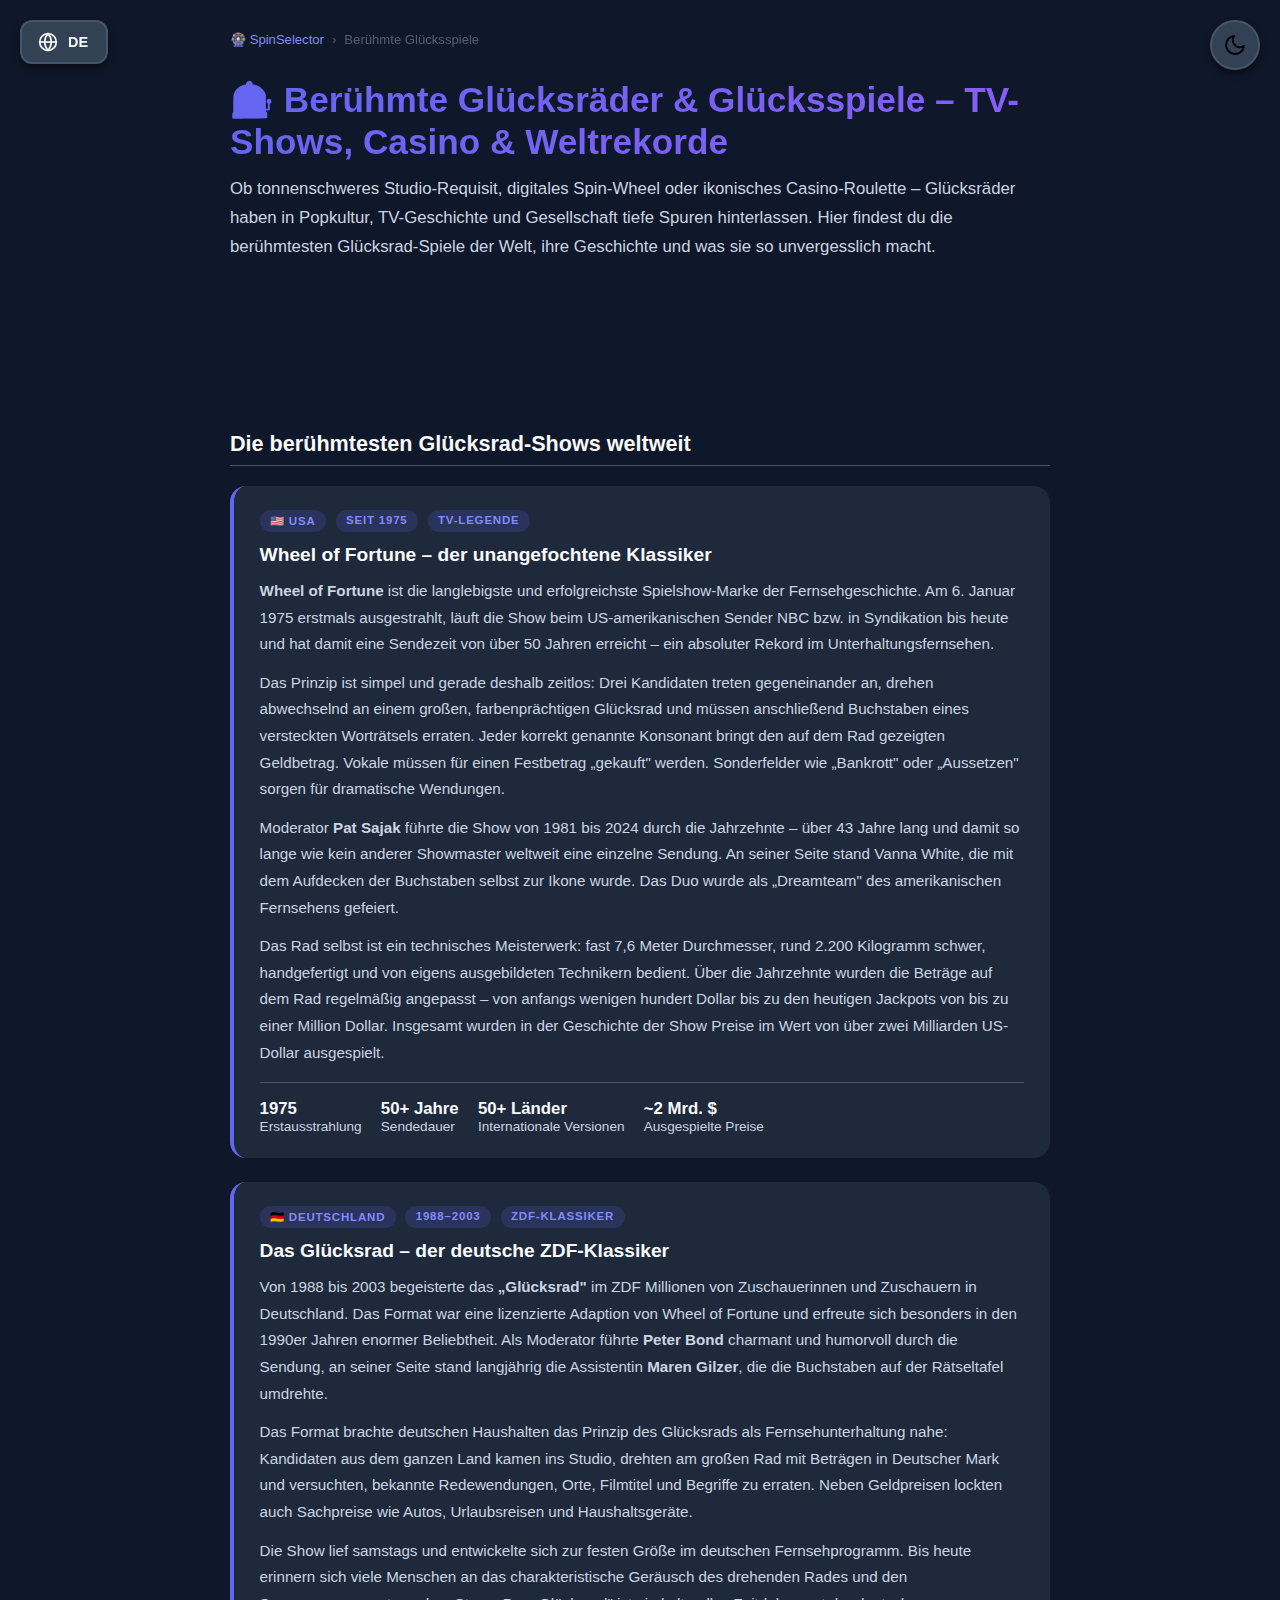
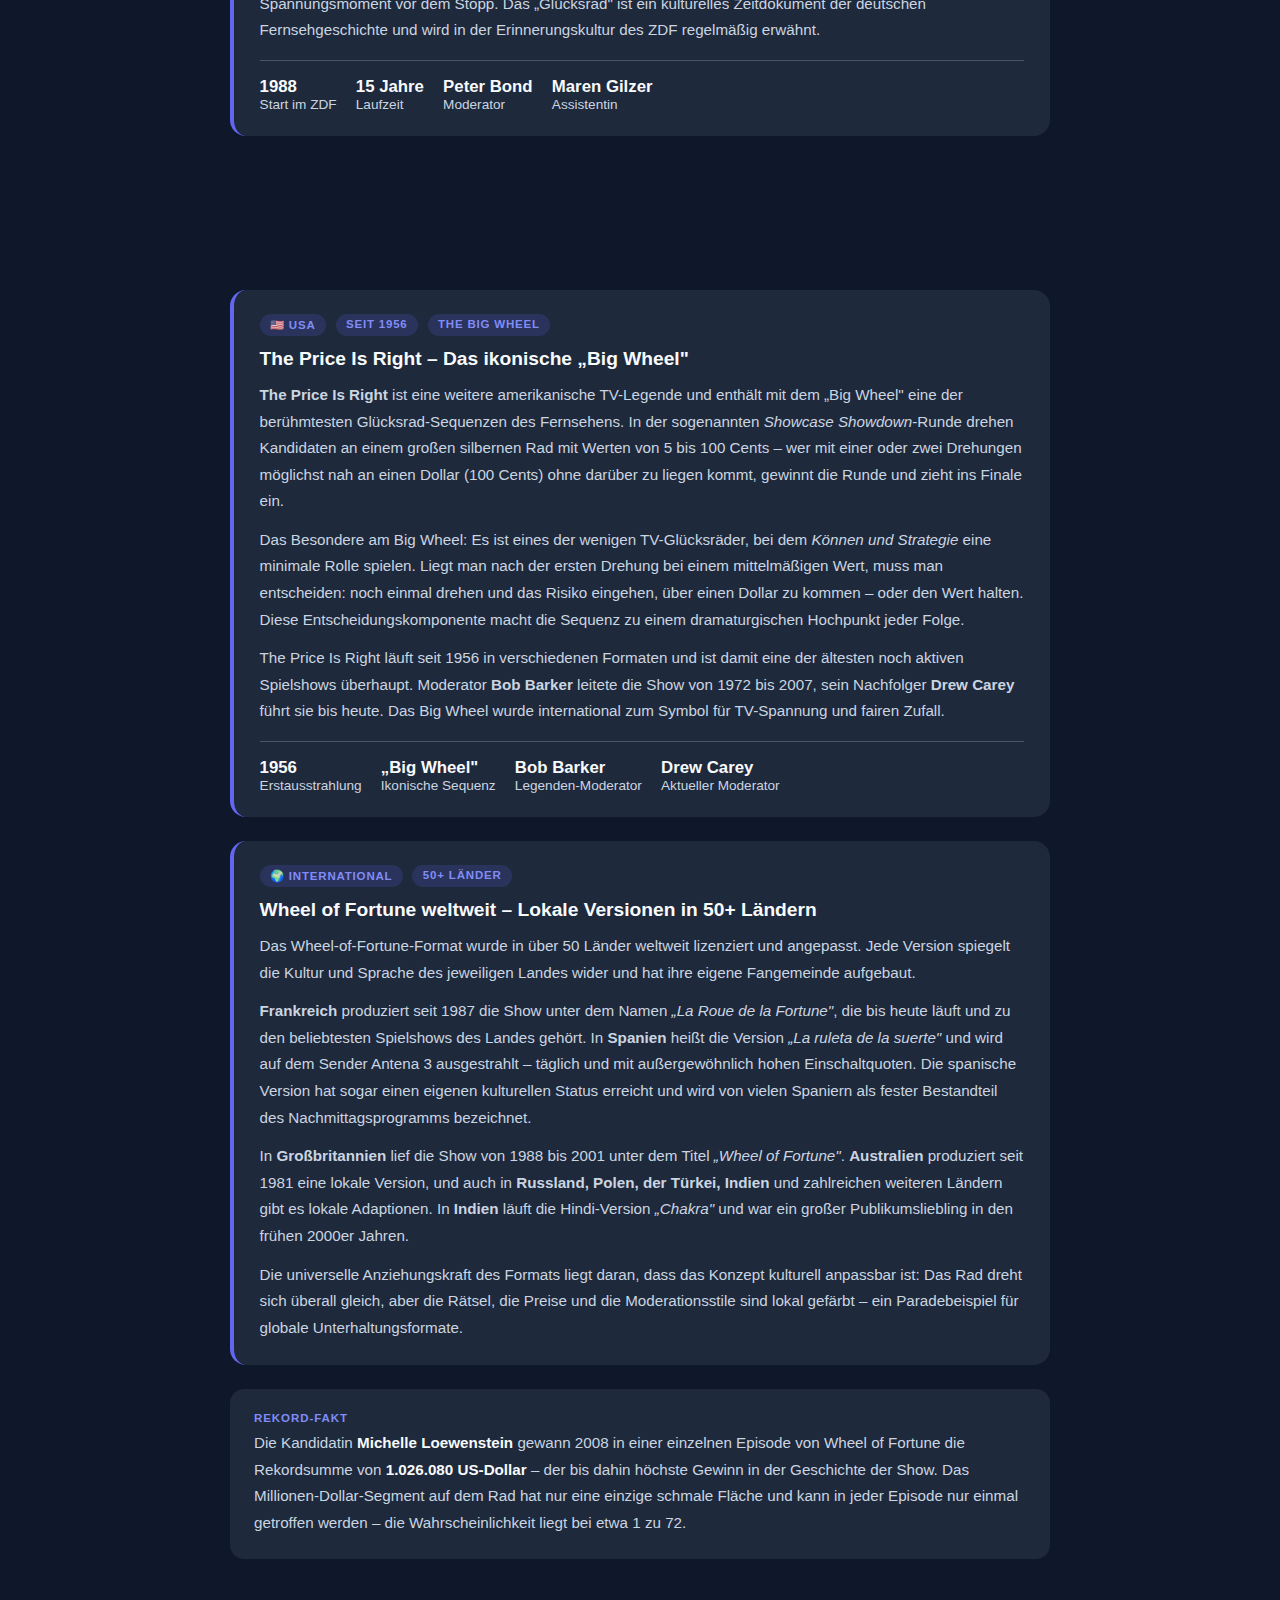
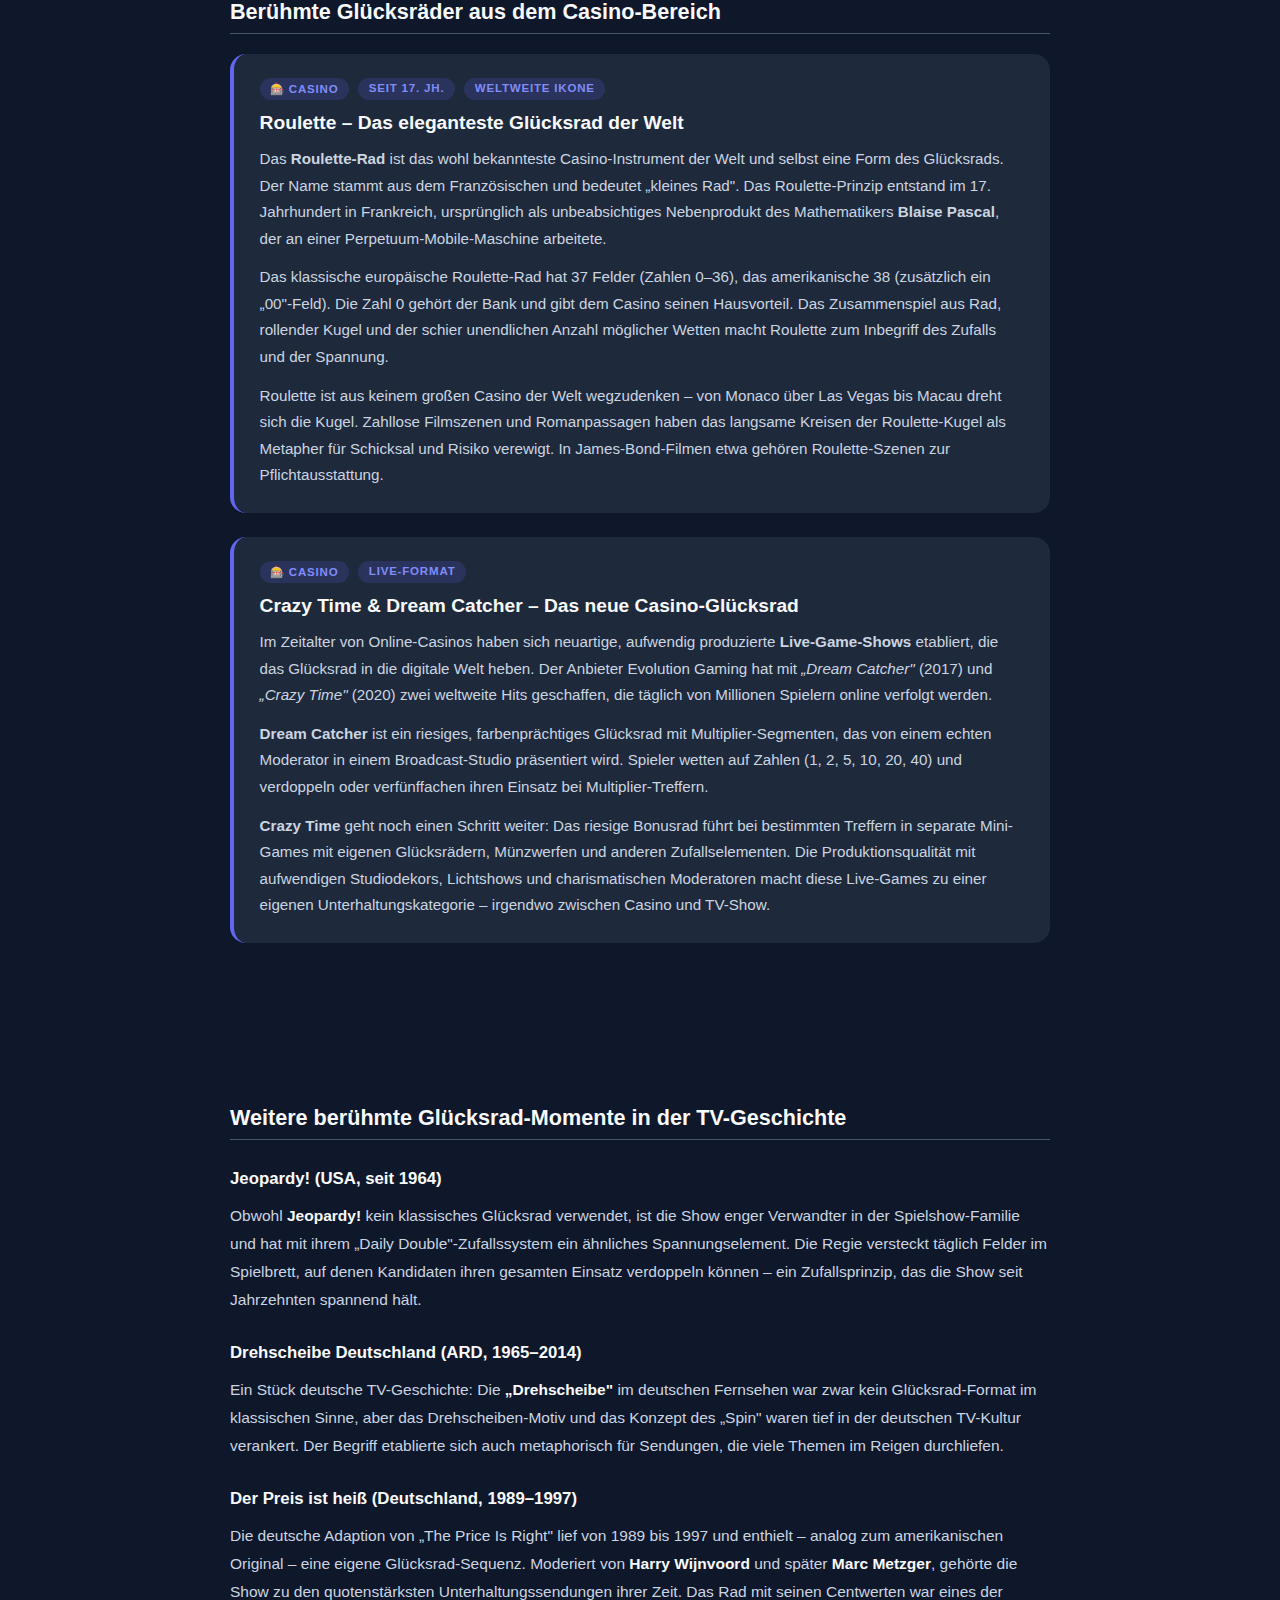
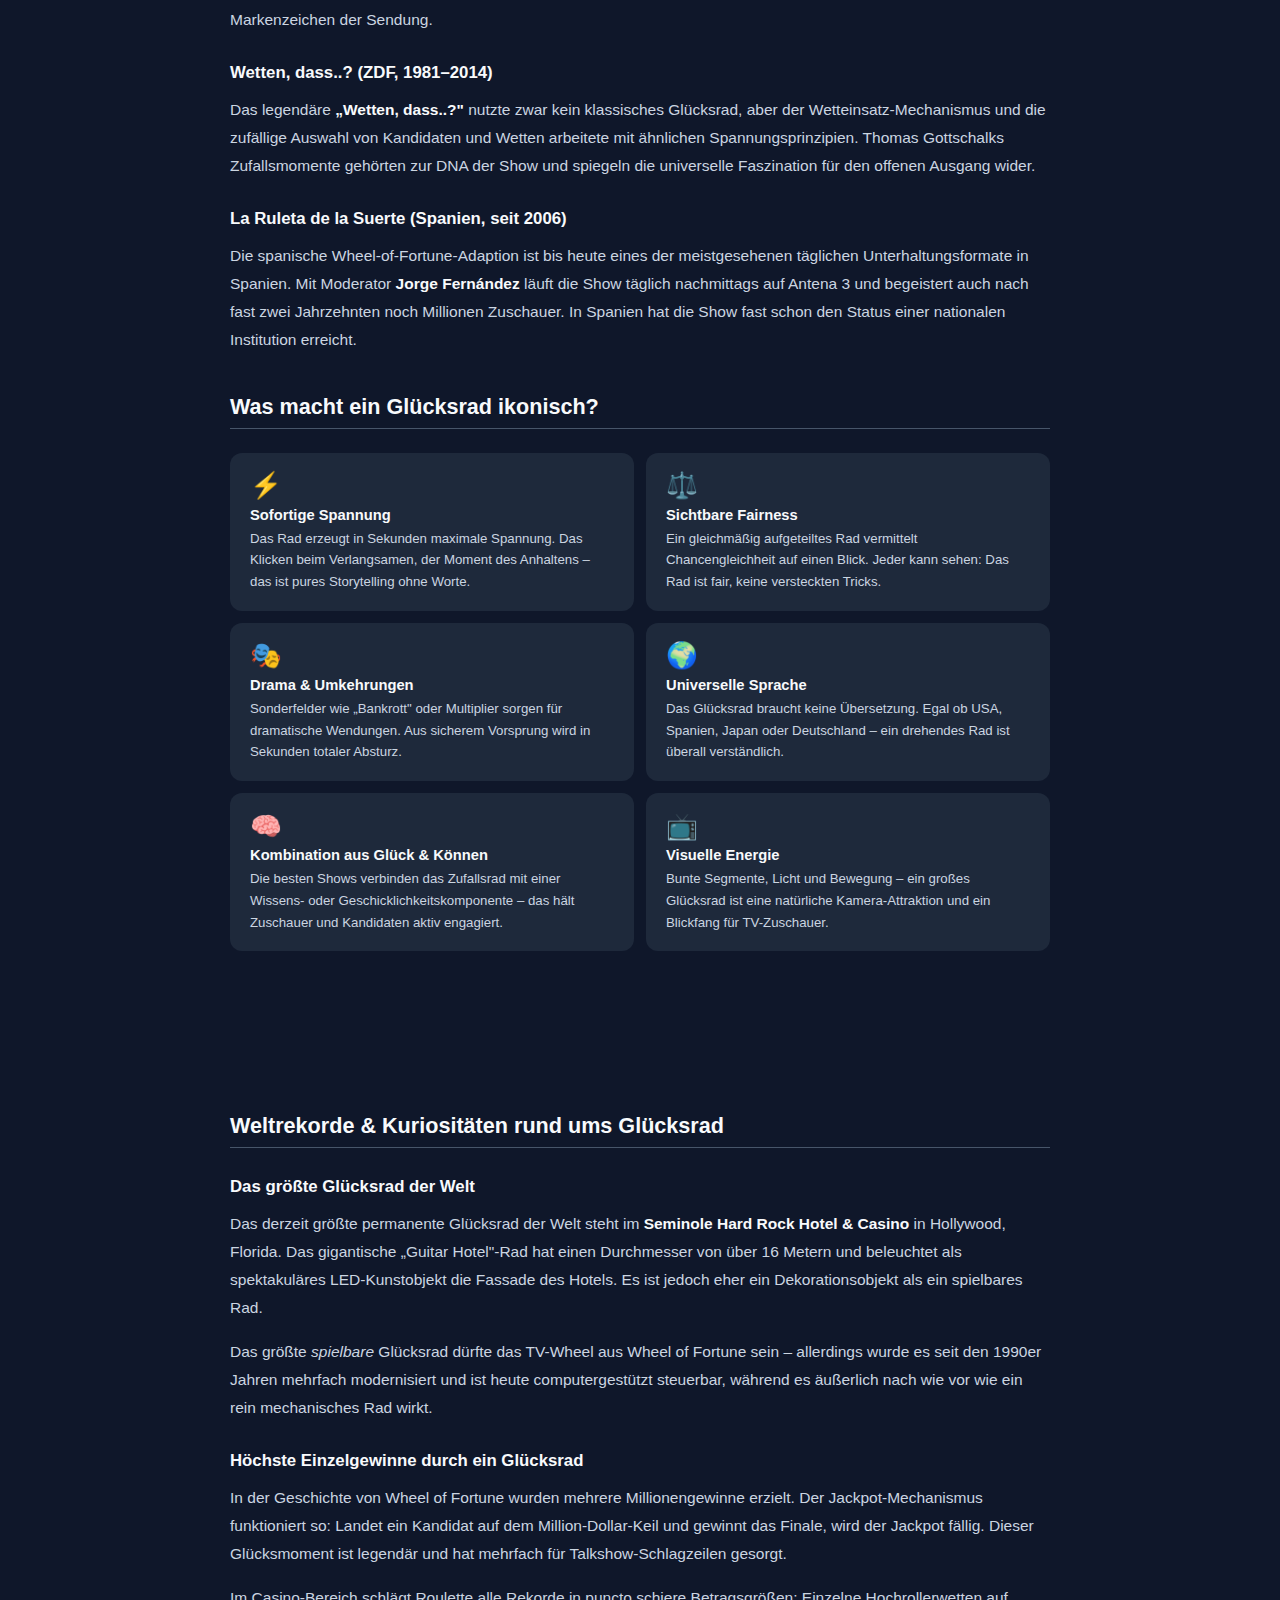
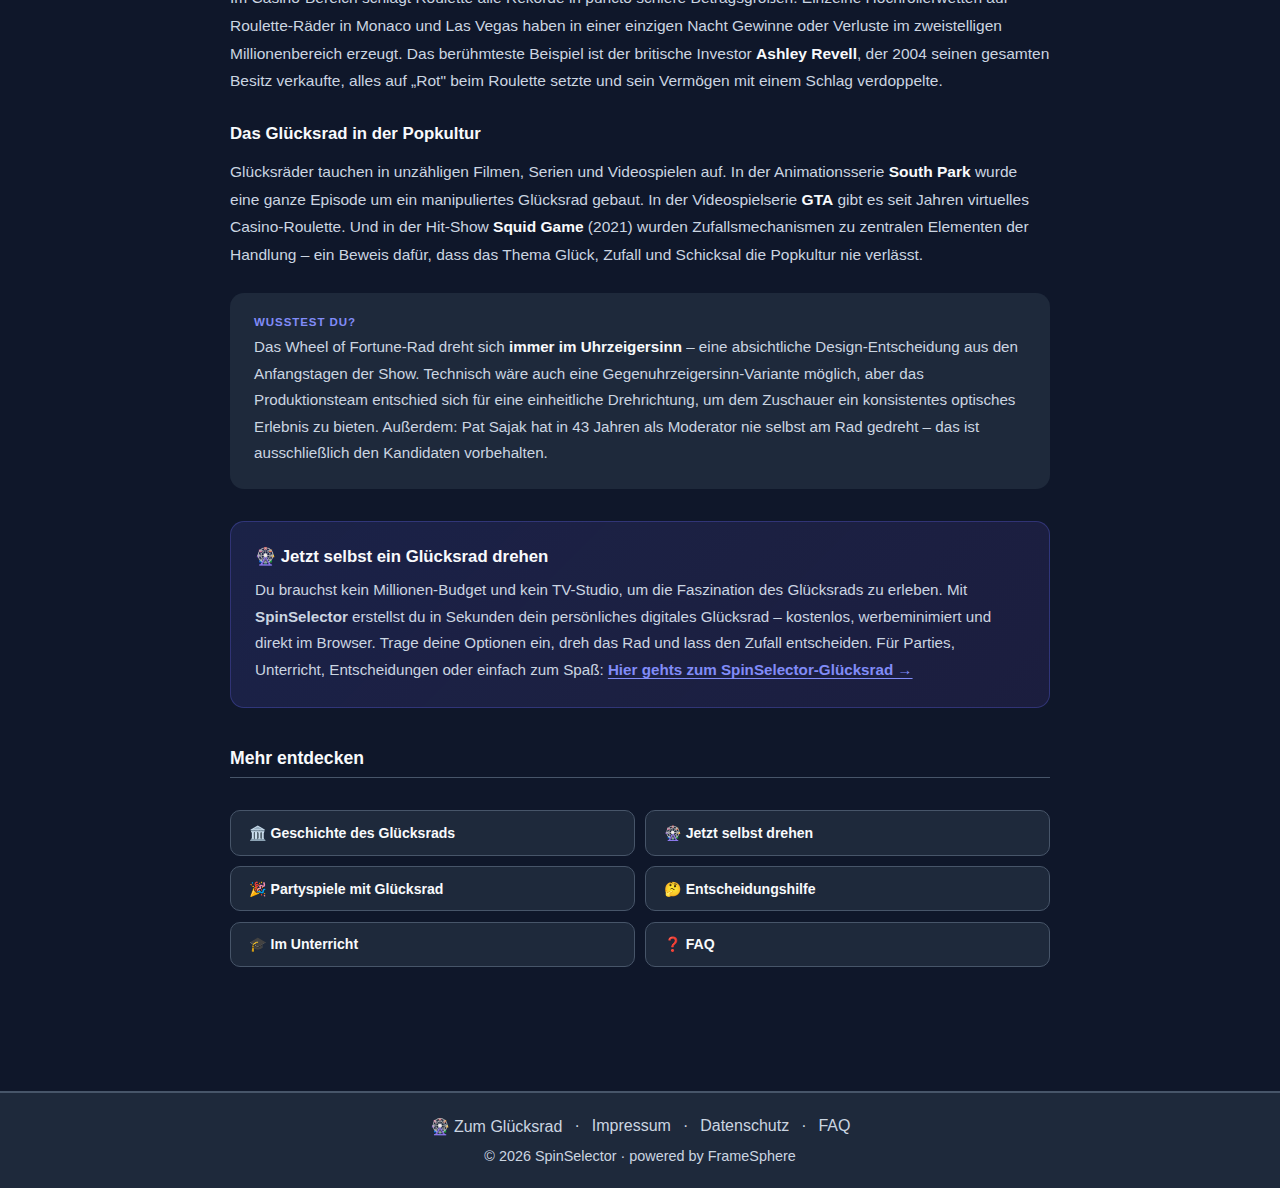
<file: de/beruehmte-gluecksspiele.html>
<!DOCTYPE html>
<html lang="de">
<head>
    <meta charset="UTF-8">
    <meta name="viewport" content="width=device-width, initial-scale=1.0">
    <title>Berühmte Glücksspiele & Glücksräder – TV-Shows, Casino & Kultur | SpinSelector</title>
    <meta name="description" content="Die berühmtesten Glücksräder und Glücksspiele der Welt: Wheel of Fortune, Roulette, Price is Right, Das große Glücksrad & mehr. Geschichte, Fakten und wie du selbst ein Glücksrad erstellst.">
    <meta name="keywords" content="berühmte Glücksräder, Wheel of Fortune, Roulette, Price is Right, Glücksrad TV-Show, berühmte Glücksspiele, Glücksrad ZDF, Casino Räder, Big Wheel, Pat Sajak Glücksrad">
    <link rel="canonical" href="https://spinselector.pages.dev/de/beruehmte-gluecksspiele.html">
    <link rel="alternate" hreflang="de" href="https://spinselector.pages.dev/de/beruehmte-gluecksspiele.html">
    <link rel="alternate" hreflang="x-default" href="https://spinselector.pages.dev/en/">
    <link rel="icon" type="image/svg+xml" href="/assets/favicon.svg">
    <meta property="og:title" content="Berühmte Glücksspiele & Glücksräder – TV-Shows, Casino & Kultur">
    <meta property="og:description" content="Wheel of Fortune, Roulette, The Price Is Right und mehr – die berühmtesten Glücksräder aller Zeiten und ihre Geschichte.">
    <meta property="og:type" content="article">
    <meta property="og:url" content="https://spinselector.pages.dev/de/beruehmte-gluecksspiele.html">
    <meta property="og:image" content="https://spinselector.pages.dev/assets/favicon.svg">
    <meta name="theme-color" content="#0f172a">

    <script type="application/ld+json">
    {
      "@context": "https://schema.org",
      "@type": "Article",
      "headline": "Berühmte Glücksspiele & Glücksräder – TV-Shows, Casino & Kultur",
      "description": "Die berühmtesten Glücksräder der Welt: Wheel of Fortune, Roulette, Price is Right, das deutsche Glücksrad und weitere ikonische Räder aus TV und Casino.",
      "url": "https://spinselector.pages.dev/de/beruehmte-gluecksspiele.html",
      "inLanguage": "de",
      "datePublished": "2026-01-01",
      "publisher": { "@type": "Organization", "name": "SpinSelector", "url": "https://spinselector.pages.dev" }
    }
    </script>

    <link rel="stylesheet" href="/styles.css">
    <script async src="https://pagead2.googlesyndication.com/pagead/js/adsbygoogle.js?client=ca-pub-3654554314003005" crossorigin="anonymous"></script>
    <style>
        .page-wrap { max-width: 860px; margin: 0 auto; padding: 2rem 1.25rem 4rem; }
        .breadcrumb { display: flex; align-items: center; gap: 0.5rem; font-size: 0.82rem; color: var(--text-muted,#94a3b8); margin-bottom: 2rem; flex-wrap: wrap; }
        .breadcrumb a { color: var(--accent,#818cf8); text-decoration: none; }
        .breadcrumb a:hover { text-decoration: underline; }
        .breadcrumb span { opacity: 0.5; }
        .page-hero { margin-bottom: 2.5rem; }
        .page-hero h1 { font-size: clamp(1.6rem, 4vw, 2.2rem); font-weight: 800; margin: 0 0 0.75rem; line-height: 1.2; }
        .page-hero .lead { font-size: 1.05rem; color: var(--text-secondary,#cbd5e1); line-height: 1.7; margin: 0; }
        .ad-slot { margin: 2rem 0; text-align: center; min-height: 90px; }
        .section-title { font-size: 1.35rem; font-weight: 800; margin: 2.5rem 0 1.25rem; padding-bottom: 0.5rem; border-bottom: 1px solid var(--border,#334155); }
        .content-prose { color: var(--text-secondary,#cbd5e1); line-height: 1.8; font-size: 0.97rem; }
        .content-prose h3 { color: var(--text,#f8fafc); font-size: 1.05rem; font-weight: 700; margin: 1.5rem 0 0.5rem; }
        .content-prose p { margin: 0 0 1rem; }
        .content-prose ul { padding-left: 1.4rem; margin: 0 0 1rem; }
        .content-prose li { margin-bottom: 0.45rem; }
        .content-prose a { color: var(--accent,#818cf8); text-decoration: underline; text-underline-offset: 3px; }
        .content-prose strong { color: var(--text,#f8fafc); }
        .show-card { background: var(--card-bg,#1e293b); border-radius: 16px; padding: 1.5rem 1.6rem; margin-bottom: 1.5rem; border-left: 4px solid var(--accent,#6366f1); }
        .show-card .show-meta { display: flex; flex-wrap: wrap; gap: 0.6rem; margin-bottom: 0.75rem; }
        .show-card .badge { font-size: 0.72rem; font-weight: 700; text-transform: uppercase; letter-spacing: 0.07em; padding: 0.25rem 0.65rem; border-radius: 999px; background: rgba(99,102,241,0.18); color: var(--accent,#818cf8); }
        .show-card h2 { font-size: 1.2rem; font-weight: 800; color: var(--text,#f8fafc); margin: 0 0 0.75rem; }
        .show-card p { color: var(--text-secondary,#cbd5e1); font-size: 0.95rem; line-height: 1.75; margin: 0 0 0.75rem; }
        .show-card p:last-child { margin: 0; }
        .show-card .show-stats { display: flex; flex-wrap: wrap; gap: 1.2rem; margin-top: 1rem; padding-top: 1rem; border-top: 1px solid var(--border,#334155); }
        .show-card .stat { font-size: 0.85rem; color: var(--text-secondary,#cbd5e1); }
        .show-card .stat strong { display: block; font-size: 1.05rem; color: var(--text,#f8fafc); }
        .fact-box { background: var(--card-bg,#1e293b); border-radius: 14px; padding: 1.4rem 1.5rem; margin: 1.5rem 0; }
        .fact-box .fact-label { font-size: 0.72rem; font-weight: 700; text-transform: uppercase; letter-spacing: 0.08em; color: var(--accent,#818cf8); margin-bottom: 0.4rem; }
        .fact-box p { color: var(--text-secondary,#cbd5e1); font-size: 0.95rem; line-height: 1.75; margin: 0; }
        .fact-box strong { color: var(--text,#f8fafc); }
        .compare-grid { display: grid; grid-template-columns: 1fr 1fr; gap: 0.75rem; margin: 1.5rem 0; }
        .compare-card { background: var(--card-bg,#1e293b); border-radius: 12px; padding: 1.1rem 1.25rem; }
        .compare-card .cc-icon { font-size: 1.6rem; margin-bottom: 0.4rem; }
        .compare-card h4 { font-size: 0.92rem; font-weight: 700; color: var(--text,#f8fafc); margin: 0 0 0.3rem; }
        .compare-card p { font-size: 0.83rem; color: var(--text-secondary,#cbd5e1); line-height: 1.65; margin: 0; }
        .highlight-box { background: linear-gradient(135deg, rgba(99,102,241,0.15), rgba(139,92,246,0.1)); border: 1px solid rgba(99,102,241,0.3); border-radius: 14px; padding: 1.5rem; margin: 2rem 0; }
        .highlight-box h3 { color: var(--text,#f8fafc); font-size: 1.05rem; font-weight: 800; margin: 0 0 0.6rem; }
        .highlight-box p { color: var(--text-secondary,#cbd5e1); font-size: 0.95rem; line-height: 1.75; margin: 0; }
        .highlight-box a { color: var(--accent,#818cf8); font-weight: 700; text-decoration: underline; text-underline-offset: 3px; }
        .related-links { display: grid; grid-template-columns: 1fr 1fr; gap: 0.65rem; margin-top: 2rem; }
        .related-links a { display: flex; align-items: center; gap: 0.55rem; padding: 0.85rem 1.1rem; border-radius: 10px; background: var(--card-bg,#1e293b); color: var(--text,#f8fafc); text-decoration: none; font-size: 0.88rem; font-weight: 600; transition: background .18s, transform .18s; border: 1px solid var(--border,#334155); }
        .related-links a:hover { background: var(--accent,#6366f1); transform: translateY(-1px); }
        @media (max-width: 640px) {
            .page-wrap { padding: 1.25rem 0.75rem 3rem; }
            .related-links { grid-template-columns: 1fr; }
            .compare-grid { grid-template-columns: 1fr; }
        }
    </style>
    <script>
        window.i18n = {
            t: function(k){ var s={'empty-state':'Keine Optionen vorhanden.<br>Füge mindestens 2 Optionen hinzu!','canvas-empty':'Füge Optionen hinzu','confirm-clear':'Alle löschen?','default-options':['Option 1','Option 2','Option 3']}; return s[k]||k; },
            setLanguage: function(l){ localStorage.setItem('language',l); window.location.href='/'+l+'/'; },
            initLanguage: function(){}, currentLanguage: function(){ return 'de'; }
        };
    </script>
</head>
<body>
    <div class="language-selector">
        <button id="langToggle" class="lang-button" aria-label="Sprache wechseln">
            <svg xmlns="http://www.w3.org/2000/svg" width="20" height="20" viewBox="0 0 24 24" fill="none" stroke="currentColor" stroke-width="2"><circle cx="12" cy="12" r="10"></circle><line x1="2" y1="12" x2="22" y2="12"></line><path d="M12 2a15.3 15.3 0 0 1 4 10 15.3 15.3 0 0 1-4 10 15.3 15.3 0 0 1-4-10 15.3 15.3 0 0 1 4-10z"></path></svg>
            <span id="currentLang">DE</span>
        </button>
        <div id="langDropdown" class="lang-dropdown hidden">
            <button data-lang="de" class="lang-option">🇩🇪 Deutsch</button>
            <button data-lang="en" class="lang-option">🇬🇧 English</button>
            <button data-lang="fr" class="lang-option">🇫🇷 Français</button>
            <button data-lang="es" class="lang-option">🇪🇸 Español</button>
        </div>
    </div>
    <div class="theme-toggle">
        <button id="themeToggle" aria-label="Theme wechseln">
            <svg class="sun-icon" xmlns="http://www.w3.org/2000/svg" width="24" height="24" viewBox="0 0 24 24" fill="none" stroke="currentColor" stroke-width="2" stroke-linecap="round" stroke-linejoin="round"><circle cx="12" cy="12" r="5"></circle><line x1="12" y1="1" x2="12" y2="3"></line><line x1="12" y1="21" x2="12" y2="23"></line><line x1="4.22" y1="4.22" x2="5.64" y2="5.64"></line><line x1="18.36" y1="18.36" x2="19.78" y2="19.78"></line><line x1="1" y1="12" x2="3" y2="12"></line><line x1="21" y1="12" x2="23" y2="12"></line><line x1="4.22" y1="19.78" x2="5.64" y2="18.36"></line><line x1="18.36" y1="5.64" x2="19.78" y2="4.22"></line></svg>
            <svg class="moon-icon" xmlns="http://www.w3.org/2000/svg" width="24" height="24" viewBox="0 0 24 24" fill="none" stroke="currentColor" stroke-width="2" stroke-linecap="round" stroke-linejoin="round"><path d="M21 12.79A9 9 0 1 1 11.21 3 7 7 0 0 0 21 12.79z"></path></svg>
        </button>
    </div>

    <div class="page-wrap">
        <nav class="breadcrumb" aria-label="Breadcrumb">
            <a href="/de/">🎡 SpinSelector</a><span>›</span><span>Berühmte Glücksspiele</span>
        </nav>

        <div class="page-hero">
            <h1>🎰 Berühmte Glücksräder & Glücksspiele – TV-Shows, Casino & Weltrekorde</h1>
            <p class="lead">Ob tonnenschweres Studio-Requisit, digitales Spin-Wheel oder ikonisches Casino-Roulette – Glücksräder haben in Popkultur, TV-Geschichte und Gesellschaft tiefe Spuren hinterlassen. Hier findest du die berühmtesten Glücksrad-Spiele der Welt, ihre Geschichte und was sie so unvergesslich macht.</p>
        </div>

        <div class="ad-slot">
            <ins class="adsbygoogle" style="display:block" data-ad-client="ca-pub-3654554314003005" data-ad-slot="auto" data-ad-format="auto" data-full-width-responsive="true"></ins>
            <script>(adsbygoogle = window.adsbygoogle || []).push({});</script>
        </div>

        <!-- WHEEL OF FORTUNE USA -->
        <h2 class="section-title">Die berühmtesten Glücksrad-Shows weltweit</h2>

        <div class="show-card">
            <div class="show-meta">
                <span class="badge">🇺🇸 USA</span>
                <span class="badge">Seit 1975</span>
                <span class="badge">TV-Legende</span>
            </div>
            <h2>Wheel of Fortune – der unangefochtene Klassiker</h2>
            <p><strong>Wheel of Fortune</strong> ist die langlebigste und erfolgreichste Spielshow-Marke der Fernsehgeschichte. Am 6. Januar 1975 erstmals ausgestrahlt, läuft die Show beim US-amerikanischen Sender NBC bzw. in Syndikation bis heute und hat damit eine Sendezeit von über 50 Jahren erreicht – ein absoluter Rekord im Unterhaltungsfernsehen.</p>
            <p>Das Prinzip ist simpel und gerade deshalb zeitlos: Drei Kandidaten treten gegeneinander an, drehen abwechselnd an einem großen, farbenprächtigen Glücksrad und müssen anschließend Buchstaben eines versteckten Worträtsels erraten. Jeder korrekt genannte Konsonant bringt den auf dem Rad gezeigten Geldbetrag. Vokale müssen für einen Festbetrag „gekauft" werden. Sonderfelder wie „Bankrott" oder „Aussetzen" sorgen für dramatische Wendungen.</p>
            <p>Moderator <strong>Pat Sajak</strong> führte die Show von 1981 bis 2024 durch die Jahrzehnte – über 43 Jahre lang und damit so lange wie kein anderer Showmaster weltweit eine einzelne Sendung. An seiner Seite stand Vanna White, die mit dem Aufdecken der Buchstaben selbst zur Ikone wurde. Das Duo wurde als „Dreamteam" des amerikanischen Fernsehens gefeiert.</p>
            <p>Das Rad selbst ist ein technisches Meisterwerk: fast 7,6 Meter Durchmesser, rund 2.200 Kilogramm schwer, handgefertigt und von eigens ausgebildeten Technikern bedient. Über die Jahrzehnte wurden die Beträge auf dem Rad regelmäßig angepasst – von anfangs wenigen hundert Dollar bis zu den heutigen Jackpots von bis zu einer Million Dollar. Insgesamt wurden in der Geschichte der Show Preise im Wert von über zwei Milliarden US-Dollar ausgespielt.</p>
            <div class="show-stats">
                <div class="stat"><strong>1975</strong>Erstausstrahlung</div>
                <div class="stat"><strong>50+ Jahre</strong>Sendedauer</div>
                <div class="stat"><strong>50+ Länder</strong>Internationale Versionen</div>
                <div class="stat"><strong>~2 Mrd. $</strong>Ausgespielte Preise</div>
            </div>
        </div>

        <!-- DEUTSCHES GLÜCKSRAD -->
        <div class="show-card">
            <div class="show-meta">
                <span class="badge">🇩🇪 Deutschland</span>
                <span class="badge">1988–2003</span>
                <span class="badge">ZDF-Klassiker</span>
            </div>
            <h2>Das Glücksrad – der deutsche ZDF-Klassiker</h2>
            <p>Von 1988 bis 2003 begeisterte das <strong>„Glücksrad"</strong> im ZDF Millionen von Zuschauerinnen und Zuschauern in Deutschland. Das Format war eine lizenzierte Adaption von Wheel of Fortune und erfreute sich besonders in den 1990er Jahren enormer Beliebtheit. Als Moderator führte <strong>Peter Bond</strong> charmant und humorvoll durch die Sendung, an seiner Seite stand langjährig die Assistentin <strong>Maren Gilzer</strong>, die die Buchstaben auf der Rätseltafel umdrehte.</p>
            <p>Das Format brachte deutschen Haushalten das Prinzip des Glücksrads als Fernsehunterhaltung nahe: Kandidaten aus dem ganzen Land kamen ins Studio, drehten am großen Rad mit Beträgen in Deutscher Mark und versuchten, bekannte Redewendungen, Orte, Filmtitel und Begriffe zu erraten. Neben Geldpreisen lockten auch Sachpreise wie Autos, Urlaubsreisen und Haushaltsgeräte.</p>
            <p>Die Show lief samstags und entwickelte sich zur festen Größe im deutschen Fernsehprogramm. Bis heute erinnern sich viele Menschen an das charakteristische Geräusch des drehenden Rades und den Spannungsmoment vor dem Stopp. Das „Glücksrad" ist ein kulturelles Zeitdokument der deutschen Fernsehgeschichte und wird in der Erinnerungskultur des ZDF regelmäßig erwähnt.</p>
            <div class="show-stats">
                <div class="stat"><strong>1988</strong>Start im ZDF</div>
                <div class="stat"><strong>15 Jahre</strong>Laufzeit</div>
                <div class="stat"><strong>Peter Bond</strong>Moderator</div>
                <div class="stat"><strong>Maren Gilzer</strong>Assistentin</div>
            </div>
        </div>

        <div class="ad-slot">
            <ins class="adsbygoogle" style="display:block" data-ad-client="ca-pub-3654554314003005" data-ad-slot="auto" data-ad-format="auto" data-full-width-responsive="true"></ins>
            <script>(adsbygoogle = window.adsbygoogle || []).push({});</script>
        </div>

        <!-- THE PRICE IS RIGHT -->
        <div class="show-card">
            <div class="show-meta">
                <span class="badge">🇺🇸 USA</span>
                <span class="badge">Seit 1956</span>
                <span class="badge">The Big Wheel</span>
            </div>
            <h2>The Price Is Right – Das ikonische „Big Wheel"</h2>
            <p><strong>The Price Is Right</strong> ist eine weitere amerikanische TV-Legende und enthält mit dem „Big Wheel" eine der berühmtesten Glücksrad-Sequenzen des Fernsehens. In der sogenannten <em>Showcase Showdown</em>-Runde drehen Kandidaten an einem großen silbernen Rad mit Werten von 5 bis 100 Cents – wer mit einer oder zwei Drehungen möglichst nah an einen Dollar (100 Cents) ohne darüber zu liegen kommt, gewinnt die Runde und zieht ins Finale ein.</p>
            <p>Das Besondere am Big Wheel: Es ist eines der wenigen TV-Glücksräder, bei dem <em>Können und Strategie</em> eine minimale Rolle spielen. Liegt man nach der ersten Drehung bei einem mittelmäßigen Wert, muss man entscheiden: noch einmal drehen und das Risiko eingehen, über einen Dollar zu kommen – oder den Wert halten. Diese Entscheidungskomponente macht die Sequenz zu einem dramaturgischen Hochpunkt jeder Folge.</p>
            <p>The Price Is Right läuft seit 1956 in verschiedenen Formaten und ist damit eine der ältesten noch aktiven Spielshows überhaupt. Moderator <strong>Bob Barker</strong> leitete die Show von 1972 bis 2007, sein Nachfolger <strong>Drew Carey</strong> führt sie bis heute. Das Big Wheel wurde international zum Symbol für TV-Spannung und fairen Zufall.</p>
            <div class="show-stats">
                <div class="stat"><strong>1956</strong>Erstausstrahlung</div>
                <div class="stat"><strong>„Big Wheel"</strong>Ikonische Sequenz</div>
                <div class="stat"><strong>Bob Barker</strong>Legenden-Moderator</div>
                <div class="stat"><strong>Drew Carey</strong>Aktueller Moderator</div>
            </div>
        </div>

        <!-- INTERNATIONALE VERSIONEN -->
        <div class="show-card">
            <div class="show-meta">
                <span class="badge">🌍 International</span>
                <span class="badge">50+ Länder</span>
            </div>
            <h2>Wheel of Fortune weltweit – Lokale Versionen in 50+ Ländern</h2>
            <p>Das Wheel-of-Fortune-Format wurde in über 50 Länder weltweit lizenziert und angepasst. Jede Version spiegelt die Kultur und Sprache des jeweiligen Landes wider und hat ihre eigene Fangemeinde aufgebaut.</p>
            <p><strong>Frankreich</strong> produziert seit 1987 die Show unter dem Namen <em>„La Roue de la Fortune"</em>, die bis heute läuft und zu den beliebtesten Spielshows des Landes gehört. In <strong>Spanien</strong> heißt die Version <em>„La ruleta de la suerte"</em> und wird auf dem Sender Antena 3 ausgestrahlt – täglich und mit außergewöhnlich hohen Einschaltquoten. Die spanische Version hat sogar einen eigenen kulturellen Status erreicht und wird von vielen Spaniern als fester Bestandteil des Nachmittagsprogramms bezeichnet.</p>
            <p>In <strong>Großbritannien</strong> lief die Show von 1988 bis 2001 unter dem Titel <em>„Wheel of Fortune"</em>. <strong>Australien</strong> produziert seit 1981 eine lokale Version, und auch in <strong>Russland, Polen, der Türkei, Indien</strong> und zahlreichen weiteren Ländern gibt es lokale Adaptionen. In <strong>Indien</strong> läuft die Hindi-Version <em>„Chakra"</em> und war ein großer Publikumsliebling in den frühen 2000er Jahren.</p>
            <p>Die universelle Anziehungskraft des Formats liegt daran, dass das Konzept kulturell anpassbar ist: Das Rad dreht sich überall gleich, aber die Rätsel, die Preise und die Moderationsstile sind lokal gefärbt – ein Paradebeispiel für globale Unterhaltungsformate.</p>
        </div>

        <div class="fact-box">
            <div class="fact-label">Rekord-Fakt</div>
            <p>Die Kandidatin <strong>Michelle Loewenstein</strong> gewann 2008 in einer einzelnen Episode von Wheel of Fortune die Rekordsumme von <strong>1.026.080 US-Dollar</strong> – der bis dahin höchste Gewinn in der Geschichte der Show. Das Millionen-Dollar-Segment auf dem Rad hat nur eine einzige schmale Fläche und kann in jeder Episode nur einmal getroffen werden – die Wahrscheinlichkeit liegt bei etwa 1 zu 72.</p>
        </div>

        <!-- CASINO-RÄDER -->
        <h2 class="section-title">Berühmte Glücksräder aus dem Casino-Bereich</h2>

        <div class="show-card">
            <div class="show-meta">
                <span class="badge">🎰 Casino</span>
                <span class="badge">Seit 17. Jh.</span>
                <span class="badge">Weltweite Ikone</span>
            </div>
            <h2>Roulette – Das eleganteste Glücksrad der Welt</h2>
            <p>Das <strong>Roulette-Rad</strong> ist das wohl bekannteste Casino-Instrument der Welt und selbst eine Form des Glücksrads. Der Name stammt aus dem Französischen und bedeutet „kleines Rad". Das Roulette-Prinzip entstand im 17. Jahrhundert in Frankreich, ursprünglich als unbeabsichtiges Nebenprodukt des Mathematikers <strong>Blaise Pascal</strong>, der an einer Perpetuum-Mobile-Maschine arbeitete.</p>
            <p>Das klassische europäische Roulette-Rad hat 37 Felder (Zahlen 0–36), das amerikanische 38 (zusätzlich ein „00"-Feld). Die Zahl 0 gehört der Bank und gibt dem Casino seinen Hausvorteil. Das Zusammenspiel aus Rad, rollender Kugel und der schier unendlichen Anzahl möglicher Wetten macht Roulette zum Inbegriff des Zufalls und der Spannung.</p>
            <p>Roulette ist aus keinem großen Casino der Welt wegzudenken – von Monaco über Las Vegas bis Macau dreht sich die Kugel. Zahllose Filmszenen und Romanpassagen haben das langsame Kreisen der Roulette-Kugel als Metapher für Schicksal und Risiko verewigt. In James-Bond-Filmen etwa gehören Roulette-Szenen zur Pflichtausstattung.</p>
        </div>

        <div class="show-card">
            <div class="show-meta">
                <span class="badge">🎰 Casino</span>
                <span class="badge">Live-Format</span>
            </div>
            <h2>Crazy Time & Dream Catcher – Das neue Casino-Glücksrad</h2>
            <p>Im Zeitalter von Online-Casinos haben sich neuartige, aufwendig produzierte <strong>Live-Game-Shows</strong> etabliert, die das Glücksrad in die digitale Welt heben. Der Anbieter Evolution Gaming hat mit <em>„Dream Catcher"</em> (2017) und <em>„Crazy Time"</em> (2020) zwei weltweite Hits geschaffen, die täglich von Millionen Spielern online verfolgt werden.</p>
            <p><strong>Dream Catcher</strong> ist ein riesiges, farbenprächtiges Glücksrad mit Multiplier-Segmenten, das von einem echten Moderator in einem Broadcast-Studio präsentiert wird. Spieler wetten auf Zahlen (1, 2, 5, 10, 20, 40) und verdoppeln oder verfünffachen ihren Einsatz bei Multiplier-Treffern.</p>
            <p><strong>Crazy Time</strong> geht noch einen Schritt weiter: Das riesige Bonusrad führt bei bestimmten Treffern in separate Mini-Games mit eigenen Glücksrädern, Münzwerfen und anderen Zufallselementen. Die Produktionsqualität mit aufwendigen Studiodekors, Lichtshows und charismatischen Moderatoren macht diese Live-Games zu einer eigenen Unterhaltungskategorie – irgendwo zwischen Casino und TV-Show.</p>
        </div>

        <div class="ad-slot">
            <ins class="adsbygoogle" style="display:block" data-ad-client="ca-pub-3654554314003005" data-ad-slot="auto" data-ad-format="auto" data-full-width-responsive="true"></ins>
            <script>(adsbygoogle = window.adsbygoogle || []).push({});</script>
        </div>

        <!-- WEITERE SHOWS -->
        <h2 class="section-title">Weitere berühmte Glücksrad-Momente in der TV-Geschichte</h2>
        <div class="content-prose">
            <h3>Jeopardy! (USA, seit 1964)</h3>
            <p>Obwohl <strong>Jeopardy!</strong> kein klassisches Glücksrad verwendet, ist die Show enger Verwandter in der Spielshow-Familie und hat mit ihrem „Daily Double"-Zufallssystem ein ähnliches Spannungselement. Die Regie versteckt täglich Felder im Spielbrett, auf denen Kandidaten ihren gesamten Einsatz verdoppeln können – ein Zufallsprinzip, das die Show seit Jahrzehnten spannend hält.</p>

            <h3>Drehscheibe Deutschland (ARD, 1965–2014)</h3>
            <p>Ein Stück deutsche TV-Geschichte: Die <strong>„Drehscheibe"</strong> im deutschen Fernsehen war zwar kein Glücksrad-Format im klassischen Sinne, aber das Drehscheiben-Motiv und das Konzept des „Spin" waren tief in der deutschen TV-Kultur verankert. Der Begriff etablierte sich auch metaphorisch für Sendungen, die viele Themen im Reigen durchliefen.</p>

            <h3>Der Preis ist heiß (Deutschland, 1989–1997)</h3>
            <p>Die deutsche Adaption von „The Price Is Right" lief von 1989 bis 1997 und enthielt – analog zum amerikanischen Original – eine eigene Glücksrad-Sequenz. Moderiert von <strong>Harry Wijnvoord</strong> und später <strong>Marc Metzger</strong>, gehörte die Show zu den quotenstärksten Unterhaltungssendungen ihrer Zeit. Das Rad mit seinen Centwerten war eines der Markenzeichen der Sendung.</p>

            <h3>Wetten, dass..? (ZDF, 1981–2014)</h3>
            <p>Das legendäre <strong>„Wetten, dass..?"</strong> nutzte zwar kein klassisches Glücksrad, aber der Wetteinsatz-Mechanismus und die zufällige Auswahl von Kandidaten und Wetten arbeitete mit ähnlichen Spannungsprinzipien. Thomas Gottschalks Zufallsmomente gehörten zur DNA der Show und spiegeln die universelle Faszination für den offenen Ausgang wider.</p>

            <h3>La Ruleta de la Suerte (Spanien, seit 2006)</h3>
            <p>Die spanische Wheel-of-Fortune-Adaption ist bis heute eines der meistgesehenen täglichen Unterhaltungsformate in Spanien. Mit Moderator <strong>Jorge Fernández</strong> läuft die Show täglich nachmittags auf Antena 3 und begeistert auch nach fast zwei Jahrzehnten noch Millionen Zuschauer. In Spanien hat die Show fast schon den Status einer nationalen Institution erreicht.</p>
        </div>

        <!-- VERGLEICH DER RÄDER -->
        <h2 class="section-title">Was macht ein Glücksrad ikonisch?</h2>
        <div class="compare-grid">
            <div class="compare-card">
                <div class="cc-icon">⚡</div>
                <h4>Sofortige Spannung</h4>
                <p>Das Rad erzeugt in Sekunden maximale Spannung. Das Klicken beim Verlangsamen, der Moment des Anhaltens – das ist pures Storytelling ohne Worte.</p>
            </div>
            <div class="compare-card">
                <div class="cc-icon">⚖️</div>
                <h4>Sichtbare Fairness</h4>
                <p>Ein gleichmäßig aufgeteiltes Rad vermittelt Chancengleichheit auf einen Blick. Jeder kann sehen: Das Rad ist fair, keine versteckten Tricks.</p>
            </div>
            <div class="compare-card">
                <div class="cc-icon">🎭</div>
                <h4>Drama & Umkehrungen</h4>
                <p>Sonderfelder wie „Bankrott" oder Multiplier sorgen für dramatische Wendungen. Aus sicherem Vorsprung wird in Sekunden totaler Absturz.</p>
            </div>
            <div class="compare-card">
                <div class="cc-icon">🌍</div>
                <h4>Universelle Sprache</h4>
                <p>Das Glücksrad braucht keine Übersetzung. Egal ob USA, Spanien, Japan oder Deutschland – ein drehendes Rad ist überall verständlich.</p>
            </div>
            <div class="compare-card">
                <div class="cc-icon">🧠</div>
                <h4>Kombination aus Glück & Können</h4>
                <p>Die besten Shows verbinden das Zufallsrad mit einer Wissens- oder Geschicklichkeitskomponente – das hält Zuschauer und Kandidaten aktiv engagiert.</p>
            </div>
            <div class="compare-card">
                <div class="cc-icon">📺</div>
                <h4>Visuelle Energie</h4>
                <p>Bunte Segmente, Licht und Bewegung – ein großes Glücksrad ist eine natürliche Kamera-Attraktion und ein Blickfang für TV-Zuschauer.</p>
            </div>
        </div>

        <div class="ad-slot">
            <ins class="adsbygoogle" style="display:block" data-ad-client="ca-pub-3654554314003005" data-ad-slot="auto" data-ad-format="auto" data-full-width-responsive="true"></ins>
            <script>(adsbygoogle = window.adsbygoogle || []).push({});</script>
        </div>

        <!-- WELTREKORDE -->
        <h2 class="section-title">Weltrekorde & Kuriositäten rund ums Glücksrad</h2>
        <div class="content-prose">
            <h3>Das größte Glücksrad der Welt</h3>
            <p>Das derzeit größte permanente Glücksrad der Welt steht im <strong>Seminole Hard Rock Hotel &amp; Casino</strong> in Hollywood, Florida. Das gigantische „Guitar Hotel"-Rad hat einen Durchmesser von über 16 Metern und beleuchtet als spektakuläres LED-Kunstobjekt die Fassade des Hotels. Es ist jedoch eher ein Dekorationsobjekt als ein spielbares Rad.</p>
            <p>Das größte <em>spielbare</em> Glücksrad dürfte das TV-Wheel aus Wheel of Fortune sein – allerdings wurde es seit den 1990er Jahren mehrfach modernisiert und ist heute computergestützt steuerbar, während es äußerlich nach wie vor wie ein rein mechanisches Rad wirkt.</p>

            <h3>Höchste Einzelgewinne durch ein Glücksrad</h3>
            <p>In der Geschichte von Wheel of Fortune wurden mehrere Millionengewinne erzielt. Der Jackpot-Mechanismus funktioniert so: Landet ein Kandidat auf dem Million-Dollar-Keil und gewinnt das Finale, wird der Jackpot fällig. Dieser Glücksmoment ist legendär und hat mehrfach für Talkshow-Schlagzeilen gesorgt.</p>
            <p>Im Casino-Bereich schlägt Roulette alle Rekorde in puncto schiere Betragsgrößen: Einzelne Hochrollerwetten auf Roulette-Räder in Monaco und Las Vegas haben in einer einzigen Nacht Gewinne oder Verluste im zweistelligen Millionenbereich erzeugt. Das berühmteste Beispiel ist der britische Investor <strong>Ashley Revell</strong>, der 2004 seinen gesamten Besitz verkaufte, alles auf „Rot" beim Roulette setzte und sein Vermögen mit einem Schlag verdoppelte.</p>

            <h3>Das Glücksrad in der Popkultur</h3>
            <p>Glücksräder tauchen in unzähligen Filmen, Serien und Videospielen auf. In der Animationsserie <strong>South Park</strong> wurde eine ganze Episode um ein manipuliertes Glücksrad gebaut. In der Videospielserie <strong>GTA</strong> gibt es seit Jahren virtuelles Casino-Roulette. Und in der Hit-Show <strong>Squid Game</strong> (2021) wurden Zufallsmechanismen zu zentralen Elementen der Handlung – ein Beweis dafür, dass das Thema Glück, Zufall und Schicksal die Popkultur nie verlässt.</p>
        </div>

        <div class="fact-box">
            <div class="fact-label">Wusstest du?</div>
            <p>Das Wheel of Fortune-Rad dreht sich <strong>immer im Uhrzeigersinn</strong> – eine absichtliche Design-Entscheidung aus den Anfangstagen der Show. Technisch wäre auch eine Gegenuhrzeigersinn-Variante möglich, aber das Produktionsteam entschied sich für eine einheitliche Drehrichtung, um dem Zuschauer ein konsistentes optisches Erlebnis zu bieten. Außerdem: Pat Sajak hat in 43 Jahren als Moderator nie selbst am Rad gedreht – das ist ausschließlich den Kandidaten vorbehalten.</p>
        </div>

        <!-- SELBST EIN GLÜCKSRAD NUTZEN -->
        <div class="highlight-box">
            <h3>🎡 Jetzt selbst ein Glücksrad drehen</h3>
            <p>Du brauchst kein Millionen-Budget und kein TV-Studio, um die Faszination des Glücksrads zu erleben. Mit <strong>SpinSelector</strong> erstellst du in Sekunden dein persönliches digitales Glücksrad – kostenlos, werbeminimiert und direkt im Browser. Trage deine Optionen ein, dreh das Rad und lass den Zufall entscheiden. Für Parties, Unterricht, Entscheidungen oder einfach zum Spaß: <a href="/de/">Hier gehts zum SpinSelector-Glücksrad →</a></p>
        </div>

        <div class="section-title" style="font-size:1.1rem">Mehr entdecken</div>
        <nav class="related-links" aria-label="Verwandte Seiten">
            <a href="/de/geschichte.html">🏛️ Geschichte des Glücksrads</a>
            <a href="/de/">🎡 Jetzt selbst drehen</a>
            <a href="/de/partyspiele.html">🎉 Partyspiele mit Glücksrad</a>
            <a href="/de/entscheidungen.html">🤔 Entscheidungshilfe</a>
            <a href="/de/unterricht.html">🎓 Im Unterricht</a>
            <a href="/de/faq.html">❓ FAQ</a>
        </nav>
    </div>

    <footer>
        <div class="footer-content">
            <div class="footer-links">
                <a href="/de/" class="footer-link">🎡 Zum Glücksrad</a>
                <span class="footer-separator">·</span>
                <a href="/impressum.html" class="footer-link">Impressum</a>
                <span class="footer-separator">·</span>
                <a href="/datenschutz.html" class="footer-link">Datenschutz</a>
                <span class="footer-separator">·</span>
                <a href="/de/faq.html" class="footer-link">FAQ</a>
            </div>
            <div class="footer-copyright">© 2026 SpinSelector · powered by <a href="https://frame-sphere.vercel.app" class="footer-link">FrameSphere</a></div>
        </div>
    </footer>
    <script src="/script.js"></script>
    <script>function initTheme(){var t=localStorage.getItem('theme')||'dark';document.documentElement.setAttribute('data-theme',t);}initTheme();</script>
</body>
</html>
</file>
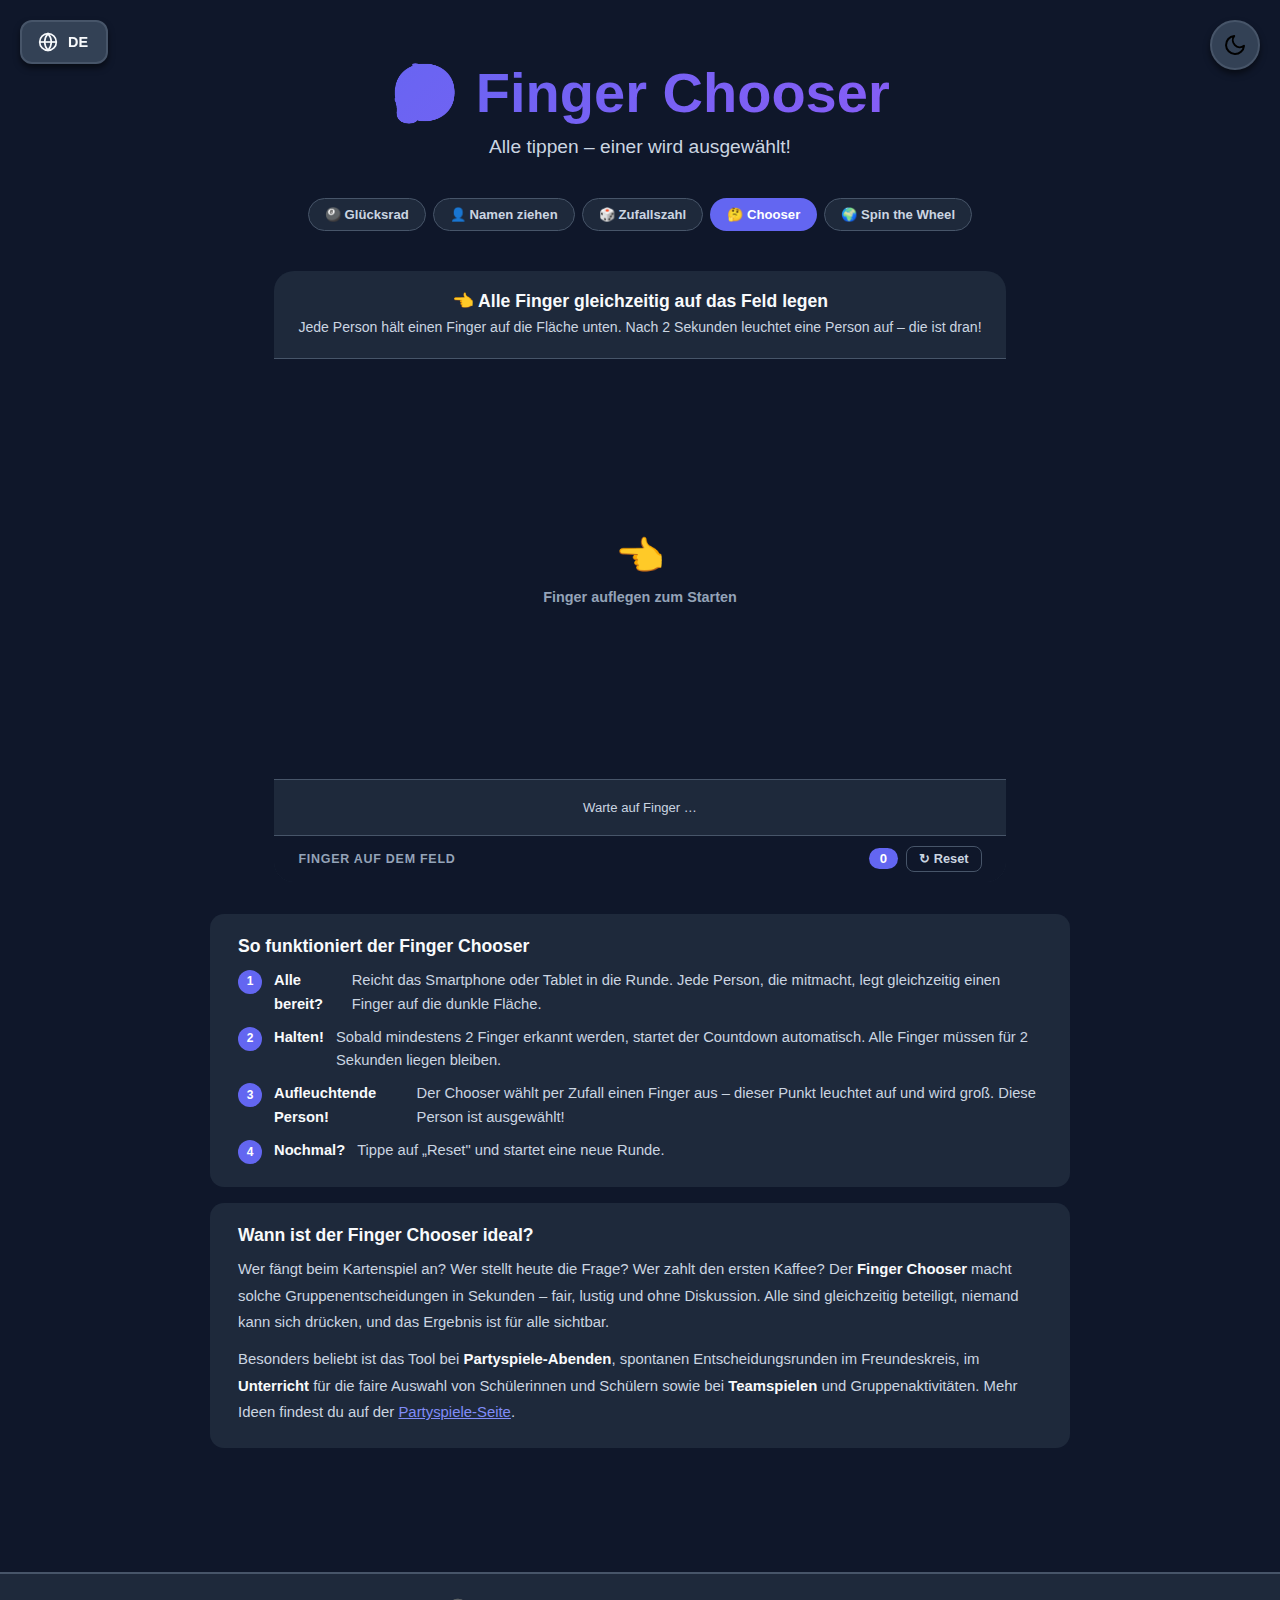
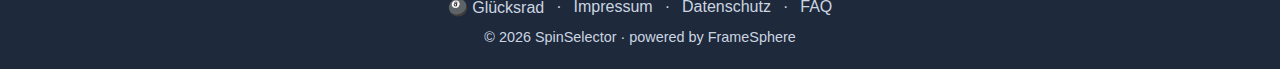
<file: de/chooser.html>
<!DOCTYPE html>
<html lang="de">
<head>
    <meta charset="UTF-8">
    <meta name="viewport" content="width=device-width, initial-scale=1.0, user-scalable=no">
    <title>Finger Chooser – Wer ist dran? Zufallsauswahl per Touch | SpinSelector</title>
    <meta name="description" content="Finger Chooser: Alle legen einen Finger auf den Bildschirm, das Gerät wählt zufällig eine Person aus. Kostenloser Touch-Picker für Entscheidungen in der Gruppe.">
    <meta name="keywords" content="finger chooser, wer ist dran, random chooser touch, Zufallsauswahl Gruppe, finger picker online, Entscheidung Gruppe, wer geht zuerst, touch picker">
    <link rel="canonical" href="https://spinselector.pages.dev/de/chooser.html">
    <link rel="alternate" hreflang="de" href="https://spinselector.pages.dev/de/chooser.html">
    <link rel="icon" type="image/svg+xml" href="/assets/favicon.svg">
    <meta property="og:title" content="Finger Chooser – Alle tippen, einer wird gewählt">
    <meta property="og:description" content="Jeder legt einen Finger auf den Bildschirm. Der Chooser wählt zufällig eine Person aus. Kostenlos, kein Login.">
    <meta property="og:type" content="website">
    <meta property="og:url" content="https://spinselector.pages.dev/de/chooser.html">
    <meta name="theme-color" content="#0f172a">
    <script type="application/ld+json">
    {"@context":"https://schema.org","@type":"WebApplication","name":"SpinSelector – Finger Chooser","url":"https://spinselector.pages.dev/de/chooser.html","description":"Touch-basierter Zufallsauswähler für Gruppen: Alle legen einen Finger auf den Bildschirm, eine Person wird zufällig ausgewählt.","applicationCategory":"UtilitiesApplication","operatingSystem":"Web Browser","inLanguage":"de","offers":{"@type":"Offer","price":"0","priceCurrency":"EUR"}}
    </script>
    <link rel="stylesheet" href="/styles.css">
    <script async src="https://pagead2.googlesyndication.com/pagead/js/adsbygoogle.js?client=ca-pub-3654554314003005" crossorigin="anonymous"></script>
    <style>
        /* ── Mode Nav ── */
        .mode-nav { display: flex; gap: 0.45rem; flex-wrap: wrap; justify-content: center; padding: 0 1.25rem; margin: 0 auto 1.25rem; max-width: 900px; }
        .mode-btn { display: inline-flex; align-items: center; gap: 0.4rem; padding: 0.5rem 1rem; border-radius: 999px; background: var(--card-bg,#1e293b); color: var(--text-secondary,#cbd5e1); text-decoration: none; font-size: 0.82rem; font-weight: 600; border: 1px solid var(--border,#334155); transition: background .18s, color .18s, transform .18s; white-space: nowrap; }
        .mode-btn:hover { background: var(--accent,#6366f1); color: #fff; transform: translateY(-1px); border-color: transparent; }
        .mode-btn.active { background: var(--accent,#6366f1); color: #fff; border-color: transparent; }

        /* ── Touch Arena ── */
        .chooser-wrap { max-width: 900px; margin: 0 auto 2rem; padding: 0 1.25rem; }
        .chooser-card { background: var(--card-bg,#1e293b); border-radius: 20px; overflow: hidden; }

        /* instruction bar */
        .chooser-instruction { padding: 1.25rem 1.5rem; text-align: center; border-bottom: 1px solid var(--border,#334155); }
        .chooser-instruction h2 { font-size: 1.1rem; font-weight: 800; color: var(--text,#f8fafc); margin: 0 0 0.3rem; }
        .chooser-instruction p { font-size: 0.88rem; color: var(--text-secondary,#cbd5e1); margin: 0; line-height: 1.5; }

        /* touch field */
        #touchField {
            position: relative;
            width: 100%;
            height: 52vw;
            max-height: 420px;
            min-height: 260px;
            background: var(--bg,#0f172a);
            cursor: crosshair;
            touch-action: none;
            user-select: none;
            -webkit-user-select: none;
            overflow: hidden;
        }
        #touchField .field-hint {
            position: absolute; inset: 0;
            display: flex; flex-direction: column; align-items: center; justify-content: center;
            gap: 0.6rem;
            color: var(--text-muted,#94a3b8);
            font-size: 0.9rem;
            font-weight: 600;
            pointer-events: none;
            transition: opacity .3s;
        }
        #touchField .field-hint .hint-icon { font-size: 2.5rem; }
        #touchField.has-touches .field-hint { opacity: 0; }

        /* finger dots */
        .finger-dot {
            position: absolute;
            width: 72px; height: 72px;
            border-radius: 50%;
            transform: translate(-50%,-50%) scale(0);
            display: flex; align-items: center; justify-content: center;
            font-size: 1rem; font-weight: 800; color: #fff;
            transition: transform .15s cubic-bezier(.34,1.56,.64,1);
            box-shadow: 0 4px 20px rgba(0,0,0,0.4);
            pointer-events: none;
        }
        .finger-dot.active { transform: translate(-50%,-50%) scale(1); }
        .finger-dot.winner {
            transform: translate(-50%,-50%) scale(1.45) !important;
            z-index: 10;
            box-shadow: 0 0 0 6px #fff, 0 8px 30px rgba(0,0,0,0.5);
            animation: pulse-winner 0.6s ease infinite alternate;
        }
        @keyframes pulse-winner {
            from { box-shadow: 0 0 0 4px rgba(255,255,255,0.6), 0 8px 30px rgba(0,0,0,0.5); }
            to   { box-shadow: 0 0 0 12px rgba(255,255,255,0.15), 0 8px 30px rgba(0,0,0,0.5); }
        }
        .finger-dot.loser {
            transform: translate(-50%,-50%) scale(0.5) !important;
            opacity: 0.25;
        }

        /* result bar */
        .chooser-result {
            padding: 1rem 1.5rem;
            text-align: center;
            min-height: 56px;
            display: flex; align-items: center; justify-content: center;
            gap: 0.6rem;
            border-top: 1px solid var(--border,#334155);
        }
        .chooser-result .res-text { font-size: 1.05rem; font-weight: 700; color: var(--text,#f8fafc); }
        .chooser-result .res-sub  { font-size: 0.82rem; color: var(--text-secondary,#cbd5e1); }

        /* counter bar */
        .chooser-counter { padding: 0.6rem 1.5rem; display: flex; align-items: center; gap: 0.5rem; border-top: 1px solid var(--border,#334155); background: var(--bg,#0f172a); }
        .chooser-counter .cnt-label { font-size: 0.78rem; color: var(--text-muted,#94a3b8); font-weight: 600; text-transform: uppercase; letter-spacing: 0.06em; flex: 1; }
        .cnt-badge { background: var(--accent,#6366f1); color: #fff; border-radius: 999px; padding: 0.2rem 0.7rem; font-size: 0.82rem; font-weight: 700; }
        .chooser-reset-btn { background: none; border: 1px solid var(--border,#334155); color: var(--text-secondary,#cbd5e1); border-radius: 8px; padding: 0.3rem 0.75rem; font-size: 0.8rem; font-weight: 600; cursor: pointer; transition: background .15s, color .15s; }
        .chooser-reset-btn:hover { background: var(--accent,#6366f1); color: #fff; border-color: transparent; }

        /* SEO section */
        .seo-wrap { max-width: 900px; margin: 0 auto 3rem; padding: 0 1.25rem; }
        .seo-box { background: var(--card-bg,#1e293b); border-radius: 14px; padding: 1.4rem 1.75rem; margin-bottom: 1rem; }
        .seo-box h2 { color: var(--text,#f8fafc); font-size: 1.1rem; font-weight: 800; margin: 0 0 0.65rem; }
        .seo-box p { color: var(--text-secondary,#cbd5e1); line-height: 1.78; font-size: 0.93rem; margin: 0 0 0.65rem; }
        .seo-box p:last-child { margin: 0; }
        .seo-box a { color: var(--accent,#818cf8); text-decoration: underline; }
        .seo-box strong { color: var(--text,#f8fafc); }
        .steps { counter-reset: steps; list-style: none; padding: 0; margin: 0.75rem 0 0; display: flex; flex-direction: column; gap: 0.6rem; }
        .steps li { counter-increment: steps; display: flex; gap: 0.75rem; align-items: flex-start; color: var(--text-secondary,#cbd5e1); font-size: 0.92rem; line-height: 1.6; }
        .steps li::before { content: counter(steps); background: var(--accent,#6366f1); color: #fff; min-width: 24px; height: 24px; border-radius: 50%; display: flex; align-items: center; justify-content: center; font-size: 0.75rem; font-weight: 800; flex-shrink: 0; margin-top: 1px; }
        .steps li strong { color: var(--text,#f8fafc); }

        @media (max-width: 640px) {
            .chooser-wrap { padding: 0 0.75rem; }
            .mode-nav { gap: 0.35rem; padding: 0 0.75rem; }
            .mode-btn { font-size: 0.76rem; padding: 0.45rem 0.8rem; }
            #touchField { height: 65vw; min-height: 240px; }
            .seo-wrap { padding: 0 0.75rem; }
        }
    </style>
    <script>
        window.i18n = { t: function(k){ return k; }, setLanguage: function(l){ localStorage.setItem('language',l); window.location.href='/'+l+'/'; }, initLanguage: function(){}, currentLanguage: function(){ return 'de'; } };
    </script>
</head>
<body>
    <div class="language-selector">
        <button id="langToggle" class="lang-button" aria-label="Sprache wechseln">
            <svg xmlns="http://www.w3.org/2000/svg" width="20" height="20" viewBox="0 0 24 24" fill="none" stroke="currentColor" stroke-width="2"><circle cx="12" cy="12" r="10"></circle><line x1="2" y1="12" x2="22" y2="12"></line><path d="M12 2a15.3 15.3 0 0 1 4 10 15.3 15.3 0 0 1-4 10 15.3 15.3 0 0 1-4-10 15.3 15.3 0 0 1 4-10z"></path></svg>
            <span id="currentLang">DE</span>
        </button>
        <div id="langDropdown" class="lang-dropdown hidden">
            <button data-lang="de" class="lang-option">&#127465;&#127466; Deutsch</button>
            <button data-lang="en" class="lang-option">&#127468;&#127463; English</button>
            <button data-lang="fr" class="lang-option">&#127467;&#127479; Français</button>
            <button data-lang="es" class="lang-option">&#127466;&#127480; Español</button>
        </div>
    </div>
    <div class="theme-toggle">
        <button id="themeToggle" aria-label="Theme wechseln">
            <svg class="sun-icon" xmlns="http://www.w3.org/2000/svg" width="24" height="24" viewBox="0 0 24 24" fill="none" stroke="currentColor" stroke-width="2" stroke-linecap="round" stroke-linejoin="round"><circle cx="12" cy="12" r="5"></circle><line x1="12" y1="1" x2="12" y2="3"></line><line x1="12" y1="21" x2="12" y2="23"></line><line x1="4.22" y1="4.22" x2="5.64" y2="5.64"></line><line x1="18.36" y1="18.36" x2="19.78" y2="19.78"></line><line x1="1" y1="12" x2="3" y2="12"></line><line x1="21" y1="12" x2="23" y2="12"></line><line x1="4.22" y1="19.78" x2="5.64" y2="18.36"></line><line x1="18.36" y1="5.64" x2="19.78" y2="4.22"></line></svg>
            <svg class="moon-icon" xmlns="http://www.w3.org/2000/svg" width="24" height="24" viewBox="0 0 24 24" fill="none" stroke="currentColor" stroke-width="2" stroke-linecap="round" stroke-linejoin="round"><path d="M21 12.79A9 9 0 1 1 11.21 3 7 7 0 0 0 21 12.79z"></path></svg>
        </button>
    </div>

    <div class="container">
        <header>
            <h1>&#129300; Finger Chooser</h1>
            <p class="subtitle">Alle tippen – einer wird ausgewählt!</p>
        </header>

        <nav class="mode-nav" aria-label="Spielmodi">
            <a href="/de/" class="mode-btn">&#127921; Glücksrad</a>
            <a href="/de/wheel-of-names.html" class="mode-btn">&#128100; Namen ziehen</a>
            <a href="/de/zufallszahl-generator.html" class="mode-btn">&#127922; Zufallszahl</a>
            <a href="/de/chooser.html" class="mode-btn active">&#129300; Chooser</a>
            <a href="/de/spin-the-wheel.html" class="mode-btn">&#127757; Spin the Wheel</a>
        </nav>
    </div>

    <!-- Touch Arena (außerhalb .container für volle Breite auf Mobile) -->
    <div class="chooser-wrap">
        <div class="chooser-card">
            <div class="chooser-instruction">
                <h2>&#128072; Alle Finger gleichzeitig auf das Feld legen</h2>
                <p>Jede Person hält einen Finger auf die Fläche unten. Nach 2 Sekunden leuchtet eine Person auf – die ist dran!</p>
            </div>

            <div id="touchField">
                <div class="field-hint">
                    <span class="hint-icon">&#128072;</span>
                    <span>Finger auflegen zum Starten</span>
                </div>
            </div>

            <div class="chooser-result" id="chooserResult">
                <span class="res-sub">Warte auf Finger …</span>
            </div>

            <div class="chooser-counter">
                <span class="cnt-label">Finger auf dem Feld</span>
                <span class="cnt-badge" id="fingerCount">0</span>
                <button class="chooser-reset-btn" onclick="resetChooser()">&#8635; Reset</button>
            </div>
        </div>
    </div>

    <!-- SEO Content -->
    <div class="seo-wrap">
        <div class="seo-box">
            <h2>So funktioniert der Finger Chooser</h2>
            <ul class="steps">
                <li><strong>Alle bereit?</strong> Reicht das Smartphone oder Tablet in die Runde. Jede Person, die mitmacht, legt gleichzeitig einen Finger auf die dunkle Fläche.</li>
                <li><strong>Halten!</strong> Sobald mindestens 2 Finger erkannt werden, startet der Countdown automatisch. Alle Finger müssen für 2 Sekunden liegen bleiben.</li>
                <li><strong>Aufleuchtende Person!</strong> Der Chooser wählt per Zufall einen Finger aus – dieser Punkt leuchtet auf und wird groß. Diese Person ist ausgewählt!</li>
                <li><strong>Nochmal?</strong> Tippe auf „Reset" und startet eine neue Runde.</li>
            </ul>
        </div>
        <div class="seo-box">
            <h2>Wann ist der Finger Chooser ideal?</h2>
            <p>Wer fängt beim Kartenspiel an? Wer stellt heute die Frage? Wer zahlt den ersten Kaffee? Der <strong>Finger Chooser</strong> macht solche Gruppenentscheidungen in Sekunden – fair, lustig und ohne Diskussion. Alle sind gleichzeitig beteiligt, niemand kann sich drücken, und das Ergebnis ist für alle sichtbar.</p>
            <p>Besonders beliebt ist das Tool bei <strong>Partyspiele-Abenden</strong>, spontanen Entscheidungsrunden im Freundeskreis, im <strong>Unterricht</strong> für die faire Auswahl von Schülerinnen und Schülern sowie bei <strong>Teamspielen</strong> und Gruppenaktivitäten. Mehr Ideen findest du auf der <a href="/de/partyspiele.html">Partyspiele-Seite</a>.</p>
        </div>
    </div>

    <footer>
        <div class="footer-content">
            <div class="footer-links">
                <a href="/de/" class="footer-link">&#127921; Glücksrad</a>
                <span class="footer-separator">·</span>
                <a href="/impressum.html" class="footer-link">Impressum</a>
                <span class="footer-separator">·</span>
                <a href="/datenschutz.html" class="footer-link">Datenschutz</a>
                <span class="footer-separator">·</span>
                <a href="/de/faq.html" class="footer-link">FAQ</a>
            </div>
            <div class="footer-copyright">© 2026 SpinSelector · powered by <a href="https://frame-sphere.vercel.app" class="footer-link">FrameSphere</a></div>
        </div>
    </footer>

    <script src="/script.js"></script>
    <script>
        function initTheme(){ var t=localStorage.getItem('theme')||'dark'; document.documentElement.setAttribute('data-theme',t); }
        initTheme();

        // ── Finger Chooser Logic ──────────────────────────────────────
        var DOT_COLORS = ['#FF6B6B','#4ECDC4','#45B7D1','#FFA07A','#98D8C8','#F7DC6F','#BB8FCE','#85C1E2','#F8B739','#52B788'];
        var field      = document.getElementById('touchField');
        var resultEl   = document.getElementById('chooserResult');
        var countEl    = document.getElementById('fingerCount');
        var touches    = {};   // identifier → {el, x, y}
        var timer      = null;
        var chosen     = false;
        var HOLD_MS    = 2000; // hold duration before pick
        var countdown  = null;
        var countdownVal = HOLD_MS / 1000;

        function colorFor(idx){ return DOT_COLORS[idx % DOT_COLORS.length]; }

        function makeDot(id, x, y) {
            var idx  = Object.keys(touches).length;
            var dot  = document.createElement('div');
            dot.className = 'finger-dot';
            dot.style.left  = x + 'px';
            dot.style.top   = y + 'px';
            dot.style.background = colorFor(idx);
            dot.textContent = idx + 1;
            field.appendChild(dot);
            requestAnimationFrame(function(){ dot.classList.add('active'); });
            touches[id] = { el: dot, x: x, y: y, idx: idx };
            updateUI();
        }

        function removeDot(id) {
            if (!touches[id]) return;
            var dot = touches[id].el;
            dot.classList.remove('active');
            setTimeout(function(){ if(dot.parentNode) dot.parentNode.removeChild(dot); }, 200);
            delete touches[id];
            updateUI();
        }

        function updateUI() {
            var n = Object.keys(touches).length;
            countEl.textContent = n;
            field.classList.toggle('has-touches', n > 0);
            if (chosen) return;
            if (n === 0) {
                clearTimers();
                resultEl.innerHTML = '<span class="res-sub">Warte auf Finger …</span>';
            } else if (n === 1) {
                clearTimers();
                resultEl.innerHTML = '<span class="res-sub">Noch ' + (n > 0 ? 'mehr Finger hinzufügen …' : '') + '</span>';
            } else {
                if (!timer) startCountdown();
            }
        }

        function startCountdown() {
            clearTimers();
            countdownVal = HOLD_MS / 1000;
            updateCountdownDisplay();
            countdown = setInterval(function(){
                countdownVal = Math.max(0, countdownVal - 0.1);
                updateCountdownDisplay();
            }, 100);
            timer = setTimeout(pickWinner, HOLD_MS);
        }

        function updateCountdownDisplay() {
            if (chosen) return;
            var n = Object.keys(touches).length;
            resultEl.innerHTML = '<span class="res-sub">Finger halten … ' + countdownVal.toFixed(1) + 's</span>';
        }

        function clearTimers() {
            if (timer)     { clearTimeout(timer);   timer = null; }
            if (countdown) { clearInterval(countdown); countdown = null; }
        }

        function pickWinner() {
            clearTimers();
            var ids  = Object.keys(touches);
            if (ids.length < 2) return;
            chosen = true;
            var arr  = new Uint32Array(1);
            window.crypto.getRandomValues(arr);
            var winId = ids[arr[0] % ids.length];
            ids.forEach(function(id){
                if (id === winId) {
                    touches[id].el.classList.add('winner');
                } else {
                    touches[id].el.classList.add('loser');
                }
            });
            var num = touches[winId].idx + 1;
            resultEl.innerHTML = '<span class="res-text">&#127881; Finger ' + num + ' wurde ausgewählt!</span>';
        }

        function resetChooser() {
            clearTimers();
            chosen = false;
            Object.keys(touches).forEach(function(id){
                var dot = touches[id].el;
                if (dot.parentNode) dot.parentNode.removeChild(dot);
            });
            touches = {};
            countEl.textContent = '0';
            field.classList.remove('has-touches');
            resultEl.innerHTML = '<span class="res-sub">Warte auf Finger …</span>';
        }

        // ── Touch Events ──────────────────────────────────────────────
        field.addEventListener('touchstart', function(e){
            e.preventDefault();
            if (chosen) return;
            Array.from(e.changedTouches).forEach(function(t){
                var rect = field.getBoundingClientRect();
                makeDot(t.identifier, t.clientX - rect.left, t.clientY - rect.top);
            });
        }, { passive: false });

        field.addEventListener('touchend', function(e){
            e.preventDefault();
            if (chosen) return;
            Array.from(e.changedTouches).forEach(function(t){ removeDot(t.identifier); });
            if (Object.keys(touches).length < 2) clearTimers();
        }, { passive: false });

        field.addEventListener('touchcancel', function(e){
            e.preventDefault();
            Array.from(e.changedTouches).forEach(function(t){ removeDot(t.identifier); });
        }, { passive: false });

        // ── Mouse fallback (desktop demo) ────────────────────────────
        var mouseDown = false;
        field.addEventListener('mousedown', function(e){
            if ('ontouchstart' in window) return;
            mouseDown = true;
            var rect = field.getBoundingClientRect();
            makeDot('mouse', e.clientX - rect.left, e.clientY - rect.top);
            // Simulate a second finger at mirrored position for demo
            if (Object.keys(touches).length === 1) {
                makeDot('mouse2', rect.width - (e.clientX - rect.left), rect.height - (e.clientY - rect.top));
            }
        });
        document.addEventListener('mouseup', function(){
            if (!mouseDown || 'ontouchstart' in window) return;
            mouseDown = false;
            if (!chosen) { removeDot('mouse'); removeDot('mouse2'); }
        });
    </script>
</body>
</html>
</file>
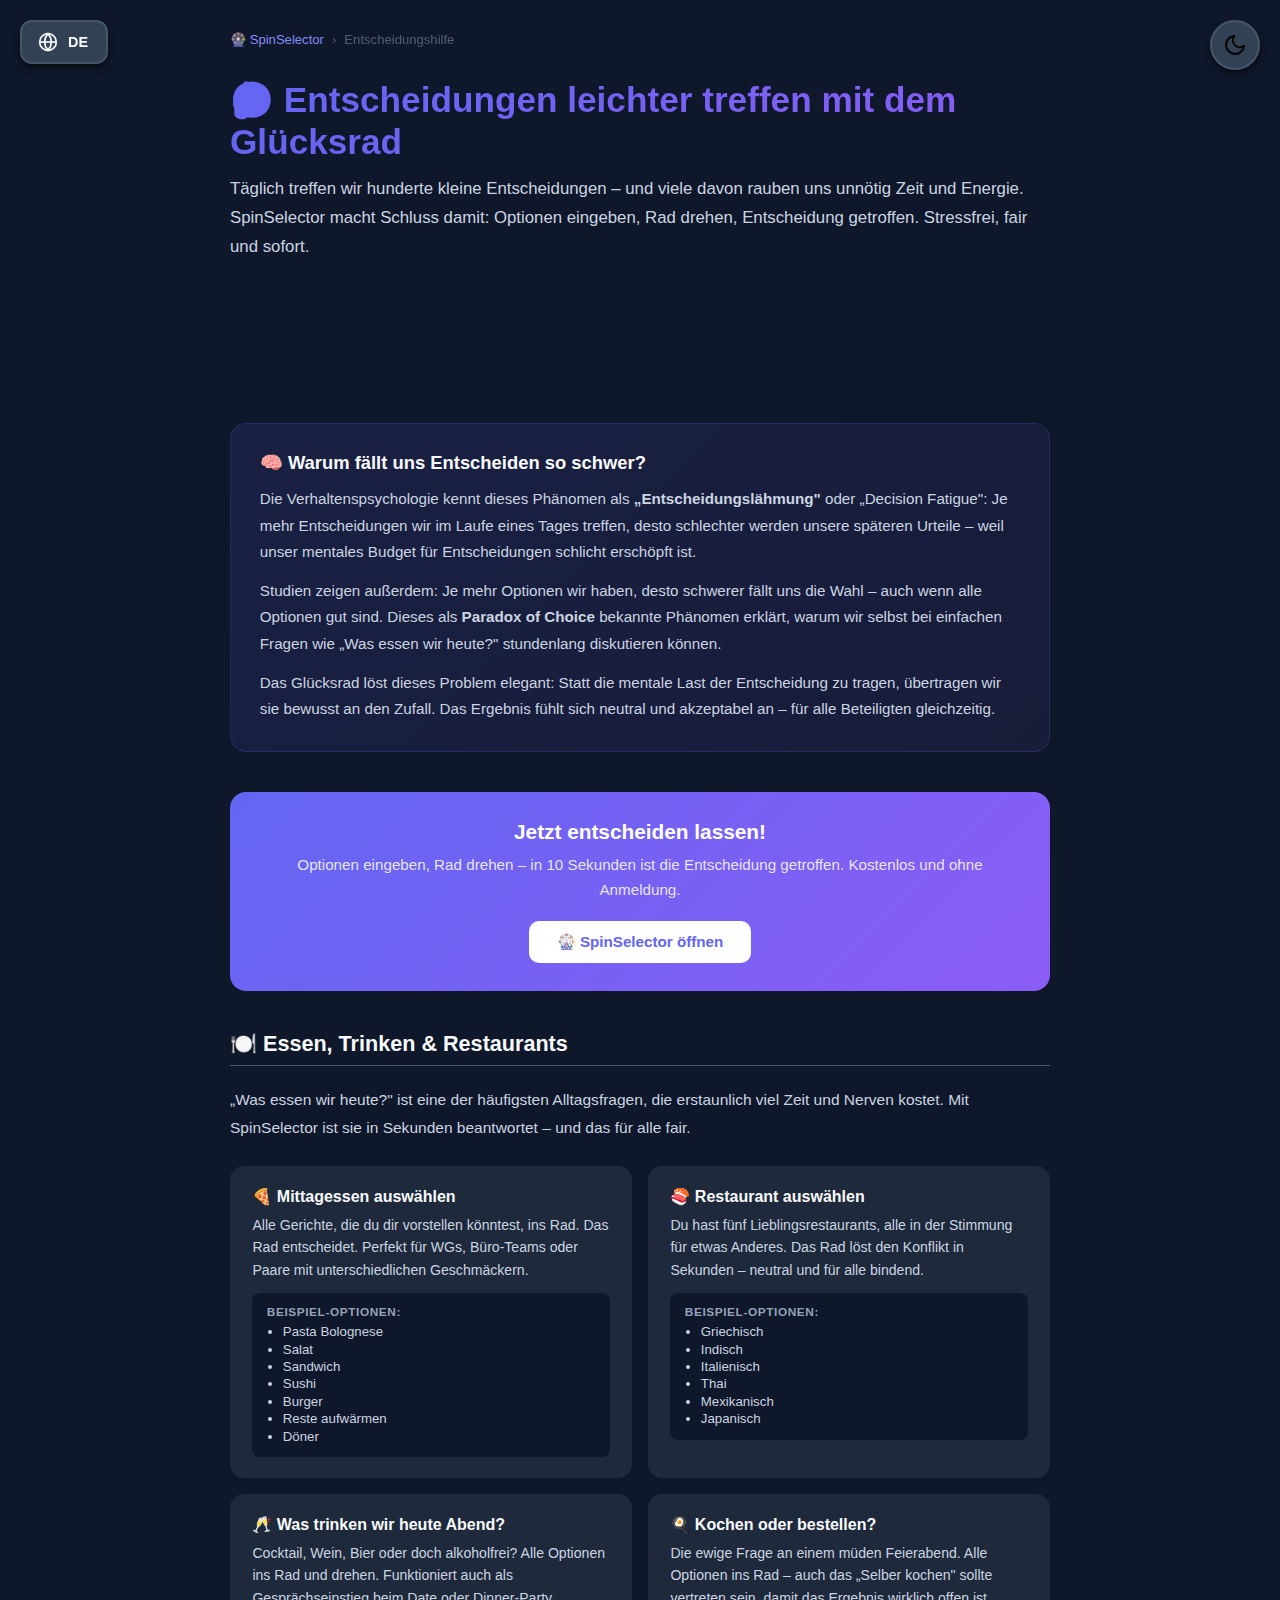
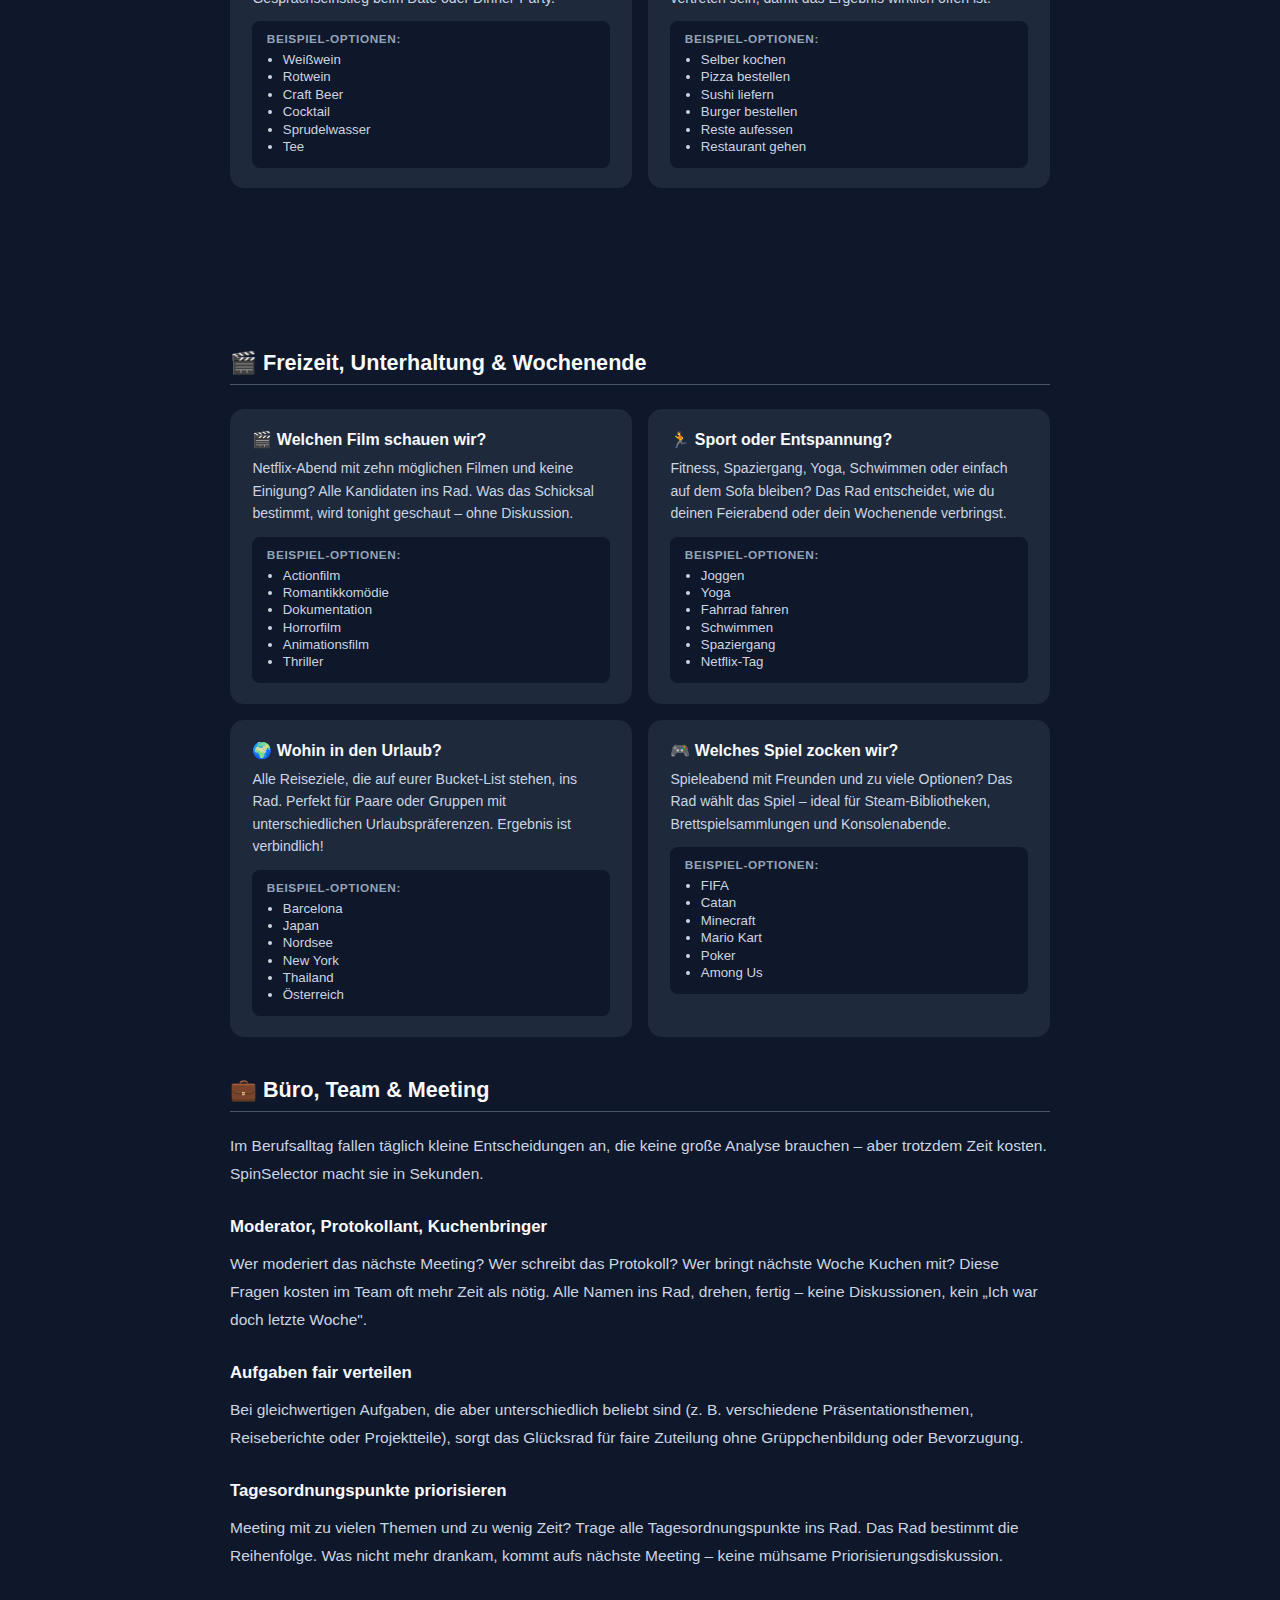
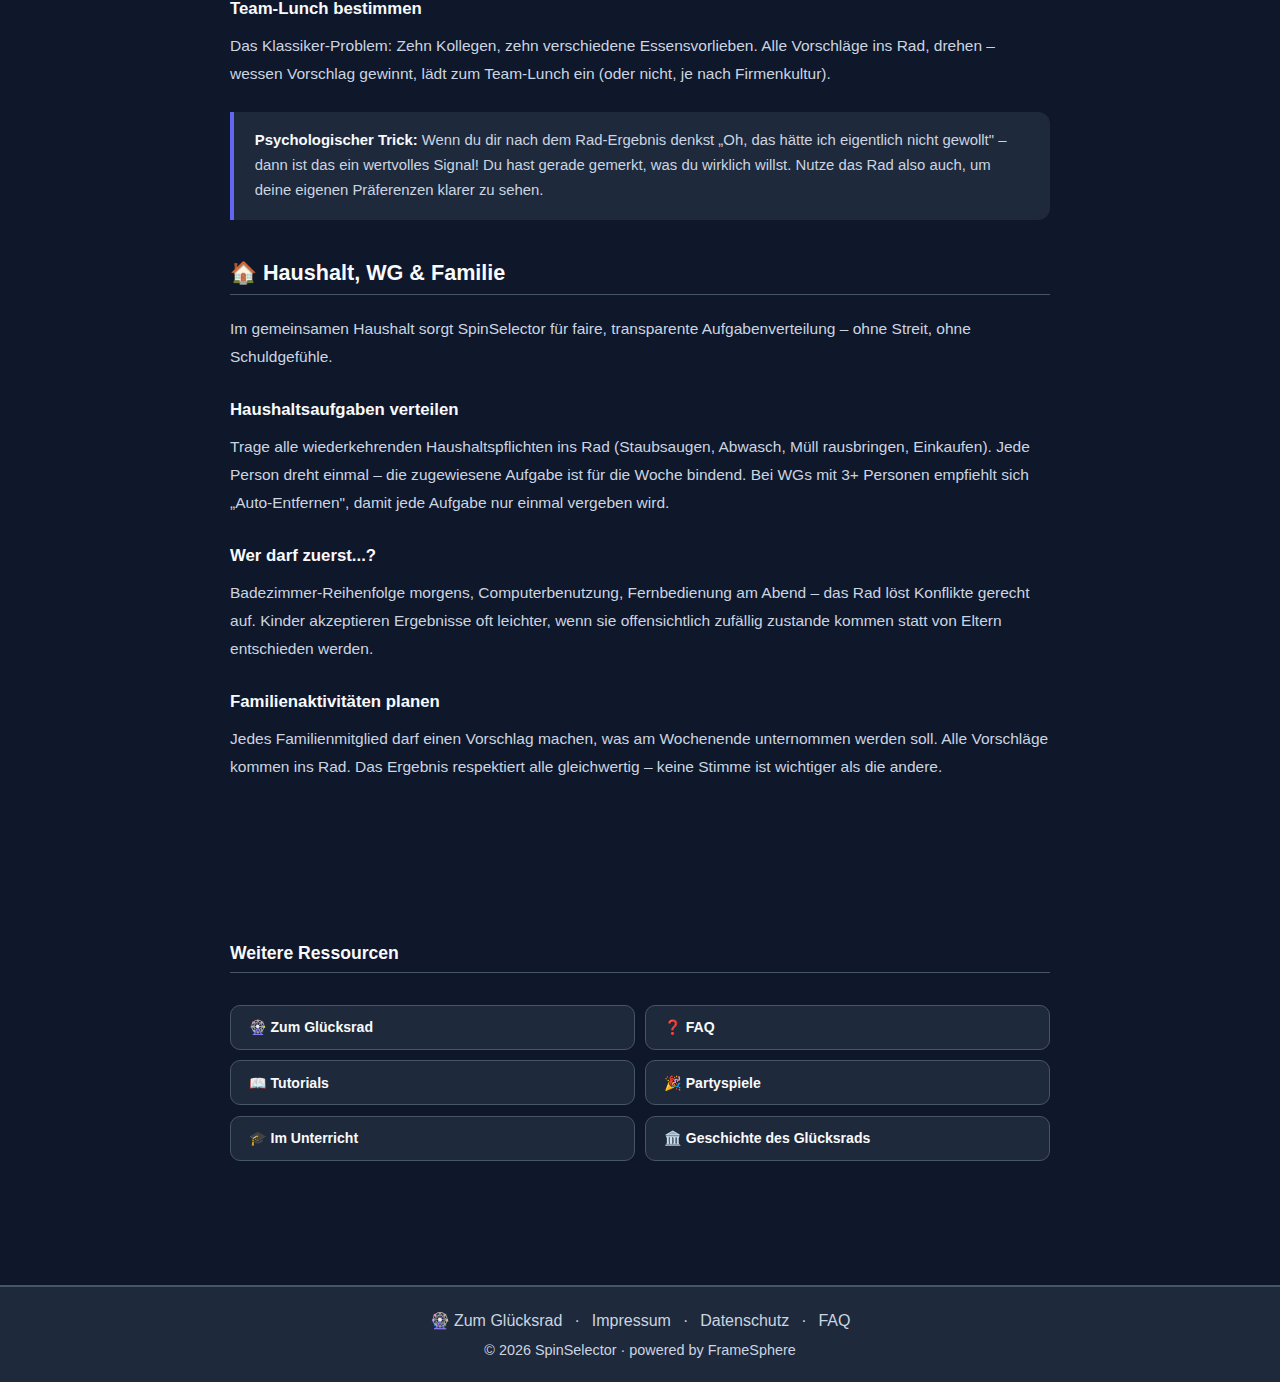
<file: de/entscheidungen.html>
<!DOCTYPE html>
<html lang="de">
<head>
    <meta charset="UTF-8">
    <meta name="viewport" content="width=device-width, initial-scale=1.0">
    <title>Entscheidungen treffen mit dem Glücksrad – Alltagshilfe | SpinSelector</title>
    <meta name="description" content="Keine Entscheidung mehr verpassen: Mit dem Glücksrad Mittagessen wählen, Film aussuchen, Restaurant finden, Aufgaben verteilen. Stressfreie Entscheidungshilfe für jeden Tag.">
    <meta name="keywords" content="Entscheidungshilfe Glücksrad, Mittagessen wählen Zufallsgenerator, Film aussuchen Rad, Restaurant wählen Zufall, Aufgaben verteilen Tool, Entscheidungen treffen App kostenlos">
    <link rel="canonical" href="https://spinselector.pages.dev/de/entscheidungen.html">
    <link rel="alternate" hreflang="de" href="https://spinselector.pages.dev/de/entscheidungen.html">
    <link rel="alternate" hreflang="en" href="https://spinselector.pages.dev/en/decisions.html">
    <link rel="alternate" hreflang="x-default" href="https://spinselector.pages.dev/en/decisions.html">
    <link rel="icon" type="image/svg+xml" href="/assets/favicon.svg">
    <meta property="og:title" content="Entscheidungen leichter treffen – SpinSelector Entscheidungshilfe">
    <meta property="og:description" content="Mittagessen, Film, Restaurant, Aufgaben – das Glücksrad entscheidet fair und sofort. Kostenlos, ohne Anmeldung.">
    <meta property="og:type" content="article">
    <meta property="og:url" content="https://spinselector.pages.dev/de/entscheidungen.html">
    <meta property="og:image" content="https://spinselector.pages.dev/assets/favicon.svg">
    <meta name="theme-color" content="#0f172a">

    <script type="application/ld+json">
    {
      "@context": "https://schema.org",
      "@type": "Article",
      "headline": "Entscheidungen treffen mit dem Glücksrad – Alltagshilfe",
      "description": "Wie das Online-Glücksrad dabei hilft, alltägliche und berufliche Entscheidungen schnell und stressfrei zu treffen.",
      "url": "https://spinselector.pages.dev/de/entscheidungen.html",
      "inLanguage": "de",
      "publisher": { "@type": "Organization", "name": "SpinSelector", "url": "https://spinselector.pages.dev" }
    }
    </script>

    <link rel="stylesheet" href="/styles.css">
    <script async src="https://pagead2.googlesyndication.com/pagead/js/adsbygoogle.js?client=ca-pub-3654554314003005" crossorigin="anonymous"></script>
    <style>
        .page-wrap { max-width: 860px; margin: 0 auto; padding: 2rem 1.25rem 4rem; }
        .breadcrumb { display: flex; align-items: center; gap: 0.5rem; font-size: 0.82rem; color: var(--text-muted,#94a3b8); margin-bottom: 2rem; flex-wrap: wrap; }
        .breadcrumb a { color: var(--accent,#818cf8); text-decoration: none; }
        .breadcrumb a:hover { text-decoration: underline; }
        .breadcrumb span { opacity: 0.5; }
        .page-hero { margin-bottom: 2.5rem; }
        .page-hero h1 { font-size: clamp(1.6rem, 4vw, 2.2rem); font-weight: 800; margin: 0 0 0.75rem; line-height: 1.2; }
        .page-hero .lead { font-size: 1.05rem; color: var(--text-secondary,#cbd5e1); line-height: 1.7; margin: 0; }
        .ad-slot { margin: 2rem 0; text-align: center; min-height: 90px; }
        .section-title { font-size: 1.35rem; font-weight: 800; margin: 2.5rem 0 1.25rem; padding-bottom: 0.5rem; border-bottom: 1px solid var(--border,#334155); }
        .content-prose { color: var(--text-secondary,#cbd5e1); line-height: 1.8; font-size: 0.97rem; }
        .content-prose h3 { color: var(--text,#f8fafc); font-size: 1.05rem; font-weight: 700; margin: 1.5rem 0 0.5rem; }
        .content-prose p { margin: 0 0 1rem; }
        .content-prose ul { padding-left: 1.4rem; margin: 0 0 1rem; }
        .content-prose li { margin-bottom: 0.45rem; }
        .content-prose a { color: var(--accent,#818cf8); text-decoration: underline; text-underline-offset: 3px; }
        .content-prose strong { color: var(--text,#f8fafc); }
        .scenario-grid { display: grid; grid-template-columns: 1fr 1fr; gap: 1rem; margin: 1.5rem 0; }
        .scenario-card { background: var(--card-bg,#1e293b); border-radius: 14px; padding: 1.3rem 1.4rem; }
        .scenario-card h3 { font-size: 1rem; font-weight: 700; margin: 0 0 0.5rem; color: var(--text,#f8fafc); display: flex; align-items: center; gap: 0.45rem; }
        .scenario-card p { color: var(--text-secondary,#cbd5e1); font-size: 0.88rem; line-height: 1.6; margin: 0 0 0.75rem; }
        .scenario-card .options-box { background: var(--bg,#0f172a); border-radius: 8px; padding: 0.7rem 0.9rem; }
        .scenario-card .options-box span { display: block; font-size: 0.74rem; font-weight: 600; text-transform: uppercase; letter-spacing: 0.05em; color: var(--text-muted,#94a3b8); margin-bottom: 0.35rem; }
        .scenario-card .options-box ul { padding-left: 1rem; margin: 0; color: var(--text-secondary,#cbd5e1); font-size: 0.83rem; }
        .scenario-card .options-box ul li { margin-bottom: 0.15rem; }
        .tip-box { background: var(--card-bg,#1e293b); border-left: 4px solid #6366f1; border-radius: 0 12px 12px 0; padding: 1rem 1.3rem; margin: 1.5rem 0; }
        .tip-box p { color: var(--text-secondary,#cbd5e1); font-size: 0.93rem; margin: 0; line-height: 1.7; }
        .tip-box strong { color: var(--text,#f8fafc); }
        .psychology-block { background: linear-gradient(135deg,rgba(99,102,241,0.12) 0%,rgba(139,92,246,0.08) 100%); border-radius: 16px; padding: 1.75rem 1.8rem; margin: 2rem 0; border: 1px solid rgba(99,102,241,0.2); }
        .psychology-block h2 { color: var(--text,#f8fafc); font-size: 1.15rem; font-weight: 800; margin: 0 0 0.75rem; }
        .psychology-block p { color: var(--text-secondary,#cbd5e1); font-size: 0.95rem; line-height: 1.75; margin: 0 0 0.75rem; }
        .psychology-block p:last-child { margin: 0; }
        .cta-banner { background: linear-gradient(135deg,#6366f1 0%,#8b5cf6 100%); border-radius: 16px; padding: 1.75rem 2rem; margin: 2.5rem 0; text-align: center; }
        .cta-banner h2 { color: #fff; font-size: 1.3rem; margin: 0 0 0.6rem; }
        .cta-banner p { color: rgba(255,255,255,0.85); font-size: 0.95rem; margin: 0 0 1.2rem; line-height: 1.6; }
        .cta-btn { display: inline-flex; align-items: center; gap: 0.5rem; background: #fff; color: #6366f1; padding: 0.75rem 1.75rem; border-radius: 10px; font-weight: 700; font-size: 0.95rem; text-decoration: none; transition: transform .18s, box-shadow .18s; }
        .cta-btn:hover { transform: translateY(-2px); box-shadow: 0 8px 20px rgba(0,0,0,0.25); }
        .related-links { display: grid; grid-template-columns: 1fr 1fr; gap: 0.65rem; margin-top: 2rem; }
        .related-links a { display: flex; align-items: center; gap: 0.55rem; padding: 0.85rem 1.1rem; border-radius: 10px; background: var(--card-bg,#1e293b); color: var(--text,#f8fafc); text-decoration: none; font-size: 0.88rem; font-weight: 600; transition: background .18s, transform .18s; border: 1px solid var(--border,#334155); }
        .related-links a:hover { background: var(--accent,#6366f1); transform: translateY(-1px); }
        @media (max-width: 640px) {
            .page-wrap { padding: 1.25rem 0.75rem 3rem; }
            .scenario-grid { grid-template-columns: 1fr; }
            .related-links { grid-template-columns: 1fr; }
        }
    </style>
    <script>
        window.i18n = {
            t: function(k){ var s={'empty-state':'Keine Optionen vorhanden.<br>Füge mindestens 2 Optionen hinzu!','canvas-empty':'Füge Optionen hinzu','confirm-clear':'Alle löschen?','default-options':['Option 1','Option 2','Option 3']}; return s[k]||k; },
            setLanguage: function(l){ localStorage.setItem('language',l); window.location.href='/'+l+'/'; },
            initLanguage: function(){}, currentLanguage: function(){ return 'de'; }
        };
    </script>
</head>
<body>
    <div class="language-selector">
        <button id="langToggle" class="lang-button" aria-label="Sprache wechseln">
            <svg xmlns="http://www.w3.org/2000/svg" width="20" height="20" viewBox="0 0 24 24" fill="none" stroke="currentColor" stroke-width="2"><circle cx="12" cy="12" r="10"></circle><line x1="2" y1="12" x2="22" y2="12"></line><path d="M12 2a15.3 15.3 0 0 1 4 10 15.3 15.3 0 0 1-4 10 15.3 15.3 0 0 1-4-10 15.3 15.3 0 0 1 4-10z"></path></svg>
            <span id="currentLang">DE</span>
        </button>
        <div id="langDropdown" class="lang-dropdown hidden">
            <button data-lang="de" class="lang-option">🇩🇪 Deutsch</button>
            <button data-lang="en" class="lang-option">🇬🇧 English</button>
            <button data-lang="fr" class="lang-option">🇫🇷 Français</button>
            <button data-lang="es" class="lang-option">🇪🇸 Español</button>
        </div>
    </div>
    <div class="theme-toggle">
        <button id="themeToggle" aria-label="Theme wechseln">
            <svg class="sun-icon" xmlns="http://www.w3.org/2000/svg" width="24" height="24" viewBox="0 0 24 24" fill="none" stroke="currentColor" stroke-width="2" stroke-linecap="round" stroke-linejoin="round"><circle cx="12" cy="12" r="5"></circle><line x1="12" y1="1" x2="12" y2="3"></line><line x1="12" y1="21" x2="12" y2="23"></line><line x1="4.22" y1="4.22" x2="5.64" y2="5.64"></line><line x1="18.36" y1="18.36" x2="19.78" y2="19.78"></line><line x1="1" y1="12" x2="3" y2="12"></line><line x1="21" y1="12" x2="23" y2="12"></line><line x1="4.22" y1="19.78" x2="5.64" y2="18.36"></line><line x1="18.36" y1="5.64" x2="19.78" y2="4.22"></line></svg>
            <svg class="moon-icon" xmlns="http://www.w3.org/2000/svg" width="24" height="24" viewBox="0 0 24 24" fill="none" stroke="currentColor" stroke-width="2" stroke-linecap="round" stroke-linejoin="round"><path d="M21 12.79A9 9 0 1 1 11.21 3 7 7 0 0 0 21 12.79z"></path></svg>
        </button>
    </div>

    <div class="page-wrap">
        <nav class="breadcrumb" aria-label="Breadcrumb">
            <a href="/de/">🎡 SpinSelector</a><span>›</span><span>Entscheidungshilfe</span>
        </nav>

        <div class="page-hero">
            <h1>🤔 Entscheidungen leichter treffen mit dem Glücksrad</h1>
            <p class="lead">Täglich treffen wir hunderte kleine Entscheidungen – und viele davon rauben uns unnötig Zeit und Energie. SpinSelector macht Schluss damit: Optionen eingeben, Rad drehen, Entscheidung getroffen. Stressfrei, fair und sofort.</p>
        </div>

        <div class="ad-slot">
            <ins class="adsbygoogle" style="display:block" data-ad-client="ca-pub-3654554314003005" data-ad-slot="auto" data-ad-format="auto" data-full-width-responsive="true"></ins>
            <script>(adsbygoogle = window.adsbygoogle || []).push({});</script>
        </div>

        <!-- PSYCHOLOGIE -->
        <div class="psychology-block">
            <h2>🧠 Warum fällt uns Entscheiden so schwer?</h2>
            <p>Die Verhaltenspsychologie kennt dieses Phänomen als <strong>„Entscheidungslähmung"</strong> oder „Decision Fatigue": Je mehr Entscheidungen wir im Laufe eines Tages treffen, desto schlechter werden unsere späteren Urteile – weil unser mentales Budget für Entscheidungen schlicht erschöpft ist.</p>
            <p>Studien zeigen außerdem: Je mehr Optionen wir haben, desto schwerer fällt uns die Wahl – auch wenn alle Optionen gut sind. Dieses als <strong>Paradox of Choice</strong> bekannte Phänomen erklärt, warum wir selbst bei einfachen Fragen wie „Was essen wir heute?" stundenlang diskutieren können.</p>
            <p>Das Glücksrad löst dieses Problem elegant: Statt die mentale Last der Entscheidung zu tragen, übertragen wir sie bewusst an den Zufall. Das Ergebnis fühlt sich neutral und akzeptabel an – für alle Beteiligten gleichzeitig.</p>
        </div>

        <div class="cta-banner">
            <h2>Jetzt entscheiden lassen!</h2>
            <p>Optionen eingeben, Rad drehen – in 10 Sekunden ist die Entscheidung getroffen. Kostenlos und ohne Anmeldung.</p>
            <a href="/de/" class="cta-btn">🎡 SpinSelector öffnen</a>
        </div>

        <!-- ESSEN & TRINKEN -->
        <h2 class="section-title">🍽️ Essen, Trinken & Restaurants</h2>
        <div class="content-prose">
            <p>„Was essen wir heute?" ist eine der häufigsten Alltagsfragen, die erstaunlich viel Zeit und Nerven kostet. Mit SpinSelector ist sie in Sekunden beantwortet – und das für alle fair.</p>
        </div>

        <div class="scenario-grid">
            <div class="scenario-card">
                <h3>🍕 Mittagessen auswählen</h3>
                <p>Alle Gerichte, die du dir vorstellen könntest, ins Rad. Das Rad entscheidet. Perfekt für WGs, Büro-Teams oder Paare mit unterschiedlichen Geschmäckern.</p>
                <div class="options-box">
                    <span>Beispiel-Optionen:</span>
                    <ul>
                        <li>Pasta Bolognese</li>
                        <li>Salat</li>
                        <li>Sandwich</li>
                        <li>Sushi</li>
                        <li>Burger</li>
                        <li>Reste aufwärmen</li>
                        <li>Döner</li>
                    </ul>
                </div>
            </div>
            <div class="scenario-card">
                <h3>🍣 Restaurant auswählen</h3>
                <p>Du hast fünf Lieblingsrestaurants, alle in der Stimmung für etwas Anderes. Das Rad löst den Konflikt in Sekunden – neutral und für alle bindend.</p>
                <div class="options-box">
                    <span>Beispiel-Optionen:</span>
                    <ul>
                        <li>Griechisch</li>
                        <li>Indisch</li>
                        <li>Italienisch</li>
                        <li>Thai</li>
                        <li>Mexikanisch</li>
                        <li>Japanisch</li>
                    </ul>
                </div>
            </div>
            <div class="scenario-card">
                <h3>🥂 Was trinken wir heute Abend?</h3>
                <p>Cocktail, Wein, Bier oder doch alkoholfrei? Alle Optionen ins Rad und drehen. Funktioniert auch als Gesprächseinstieg beim Date oder Dinner-Party.</p>
                <div class="options-box">
                    <span>Beispiel-Optionen:</span>
                    <ul>
                        <li>Weißwein</li>
                        <li>Rotwein</li>
                        <li>Craft Beer</li>
                        <li>Cocktail</li>
                        <li>Sprudelwasser</li>
                        <li>Tee</li>
                    </ul>
                </div>
            </div>
            <div class="scenario-card">
                <h3>🍳 Kochen oder bestellen?</h3>
                <p>Die ewige Frage an einem müden Feierabend. Alle Optionen ins Rad – auch das „Selber kochen" sollte vertreten sein, damit das Ergebnis wirklich offen ist.</p>
                <div class="options-box">
                    <span>Beispiel-Optionen:</span>
                    <ul>
                        <li>Selber kochen</li>
                        <li>Pizza bestellen</li>
                        <li>Sushi liefern</li>
                        <li>Burger bestellen</li>
                        <li>Reste aufessen</li>
                        <li>Restaurant gehen</li>
                    </ul>
                </div>
            </div>
        </div>

        <div class="ad-slot">
            <ins class="adsbygoogle" style="display:block" data-ad-client="ca-pub-3654554314003005" data-ad-slot="auto" data-ad-format="auto" data-full-width-responsive="true"></ins>
            <script>(adsbygoogle = window.adsbygoogle || []).push({});</script>
        </div>

        <!-- FREIZEIT & ENTERTAINMENT -->
        <h2 class="section-title">🎬 Freizeit, Unterhaltung & Wochenende</h2>
        <div class="scenario-grid">
            <div class="scenario-card">
                <h3>🎬 Welchen Film schauen wir?</h3>
                <p>Netflix-Abend mit zehn möglichen Filmen und keine Einigung? Alle Kandidaten ins Rad. Was das Schicksal bestimmt, wird tonight geschaut – ohne Diskussion.</p>
                <div class="options-box">
                    <span>Beispiel-Optionen:</span>
                    <ul>
                        <li>Actionfilm</li>
                        <li>Romantikkomödie</li>
                        <li>Dokumentation</li>
                        <li>Horrorfilm</li>
                        <li>Animationsfilm</li>
                        <li>Thriller</li>
                    </ul>
                </div>
            </div>
            <div class="scenario-card">
                <h3>🏃 Sport oder Entspannung?</h3>
                <p>Fitness, Spaziergang, Yoga, Schwimmen oder einfach auf dem Sofa bleiben? Das Rad entscheidet, wie du deinen Feierabend oder dein Wochenende verbringst.</p>
                <div class="options-box">
                    <span>Beispiel-Optionen:</span>
                    <ul>
                        <li>Joggen</li>
                        <li>Yoga</li>
                        <li>Fahrrad fahren</li>
                        <li>Schwimmen</li>
                        <li>Spaziergang</li>
                        <li>Netflix-Tag</li>
                    </ul>
                </div>
            </div>
            <div class="scenario-card">
                <h3>🌍 Wohin in den Urlaub?</h3>
                <p>Alle Reiseziele, die auf eurer Bucket-List stehen, ins Rad. Perfekt für Paare oder Gruppen mit unterschiedlichen Urlaubspräferenzen. Ergebnis ist verbindlich!</p>
                <div class="options-box">
                    <span>Beispiel-Optionen:</span>
                    <ul>
                        <li>Barcelona</li>
                        <li>Japan</li>
                        <li>Nordsee</li>
                        <li>New York</li>
                        <li>Thailand</li>
                        <li>Österreich</li>
                    </ul>
                </div>
            </div>
            <div class="scenario-card">
                <h3>🎮 Welches Spiel zocken wir?</h3>
                <p>Spieleabend mit Freunden und zu viele Optionen? Das Rad wählt das Spiel – ideal für Steam-Bibliotheken, Brettspielsammlungen und Konsolenabende.</p>
                <div class="options-box">
                    <span>Beispiel-Optionen:</span>
                    <ul>
                        <li>FIFA</li>
                        <li>Catan</li>
                        <li>Minecraft</li>
                        <li>Mario Kart</li>
                        <li>Poker</li>
                        <li>Among Us</li>
                    </ul>
                </div>
            </div>
        </div>

        <!-- BÜRO & TEAM -->
        <h2 class="section-title">💼 Büro, Team & Meeting</h2>
        <div class="content-prose">
            <p>Im Berufsalltag fallen täglich kleine Entscheidungen an, die keine große Analyse brauchen – aber trotzdem Zeit kosten. SpinSelector macht sie in Sekunden.</p>

            <h3>Moderator, Protokollant, Kuchenbringer</h3>
            <p>Wer moderiert das nächste Meeting? Wer schreibt das Protokoll? Wer bringt nächste Woche Kuchen mit? Diese Fragen kosten im Team oft mehr Zeit als nötig. Alle Namen ins Rad, drehen, fertig – keine Diskussionen, kein „Ich war doch letzte Woche".</p>

            <h3>Aufgaben fair verteilen</h3>
            <p>Bei gleichwertigen Aufgaben, die aber unterschiedlich beliebt sind (z. B. verschiedene Präsentationsthemen, Reiseberichte oder Projektteile), sorgt das Glücksrad für faire Zuteilung ohne Grüppchenbildung oder Bevorzugung.</p>

            <h3>Tagesordnungspunkte priorisieren</h3>
            <p>Meeting mit zu vielen Themen und zu wenig Zeit? Trage alle Tagesordnungspunkte ins Rad. Das Rad bestimmt die Reihenfolge. Was nicht mehr drankam, kommt aufs nächste Meeting – keine mühsame Priorisierungsdiskussion.</p>

            <h3>Team-Lunch bestimmen</h3>
            <p>Das Klassiker-Problem: Zehn Kollegen, zehn verschiedene Essensvorlieben. Alle Vorschläge ins Rad, drehen – wessen Vorschlag gewinnt, lädt zum Team-Lunch ein (oder nicht, je nach Firmenkultur).</p>
        </div>

        <div class="tip-box">
            <p><strong>Psychologischer Trick:</strong> Wenn du dir nach dem Rad-Ergebnis denkst „Oh, das hätte ich eigentlich nicht gewollt" – dann ist das ein wertvolles Signal! Du hast gerade gemerkt, was du wirklich willst. Nutze das Rad also auch, um deine eigenen Präferenzen klarer zu sehen.</p>
        </div>

        <!-- HAUSHALT & WG -->
        <h2 class="section-title">🏠 Haushalt, WG & Familie</h2>
        <div class="content-prose">
            <p>Im gemeinsamen Haushalt sorgt SpinSelector für faire, transparente Aufgabenverteilung – ohne Streit, ohne Schuldgefühle.</p>

            <h3>Haushaltsaufgaben verteilen</h3>
            <p>Trage alle wiederkehrenden Haushaltspflichten ins Rad (Staubsaugen, Abwasch, Müll rausbringen, Einkaufen). Jede Person dreht einmal – die zugewiesene Aufgabe ist für die Woche bindend. Bei WGs mit 3+ Personen empfiehlt sich „Auto-Entfernen", damit jede Aufgabe nur einmal vergeben wird.</p>

            <h3>Wer darf zuerst...?</h3>
            <p>Badezimmer-Reihenfolge morgens, Computerbenutzung, Fernbedienung am Abend – das Rad löst Konflikte gerecht auf. Kinder akzeptieren Ergebnisse oft leichter, wenn sie offensichtlich zufällig zustande kommen statt von Eltern entschieden werden.</p>

            <h3>Familienaktivitäten planen</h3>
            <p>Jedes Familienmitglied darf einen Vorschlag machen, was am Wochenende unternommen werden soll. Alle Vorschläge kommen ins Rad. Das Ergebnis respektiert alle gleichwertig – keine Stimme ist wichtiger als die andere.</p>
        </div>

        <div class="ad-slot">
            <ins class="adsbygoogle" style="display:block" data-ad-client="ca-pub-3654554314003005" data-ad-slot="auto" data-ad-format="auto" data-full-width-responsive="true"></ins>
            <script>(adsbygoogle = window.adsbygoogle || []).push({});</script>
        </div>

        <div class="section-title" style="font-size:1.1rem">Weitere Ressourcen</div>
        <nav class="related-links" aria-label="Verwandte Seiten">
            <a href="/de/">🎡 Zum Glücksrad</a>
            <a href="/de/faq.html">❓ FAQ</a>
            <a href="/de/tutorials.html">📖 Tutorials</a>
            <a href="/de/partyspiele.html">🎉 Partyspiele</a>
            <a href="/de/unterricht.html">🎓 Im Unterricht</a>
            <a href="/de/geschichte.html">🏛️ Geschichte des Glücksrads</a>
        </nav>
    </div>

    <footer>
        <div class="footer-content">
            <div class="footer-links">
                <a href="/de/" class="footer-link">🎡 Zum Glücksrad</a>
                <span class="footer-separator">·</span>
                <a href="/impressum.html" class="footer-link">Impressum</a>
                <span class="footer-separator">·</span>
                <a href="/datenschutz.html" class="footer-link">Datenschutz</a>
                <span class="footer-separator">·</span>
                <a href="/de/faq.html" class="footer-link">FAQ</a>
            </div>
            <div class="footer-copyright">© 2026 SpinSelector · powered by <a href="https://frame-sphere.vercel.app" class="footer-link">FrameSphere</a></div>
        </div>
    </footer>
    <script src="/script.js"></script>
    <script>function initTheme(){var t=localStorage.getItem('theme')||'dark';document.documentElement.setAttribute('data-theme',t);}initTheme();</script>
</body>
</html>
</file>
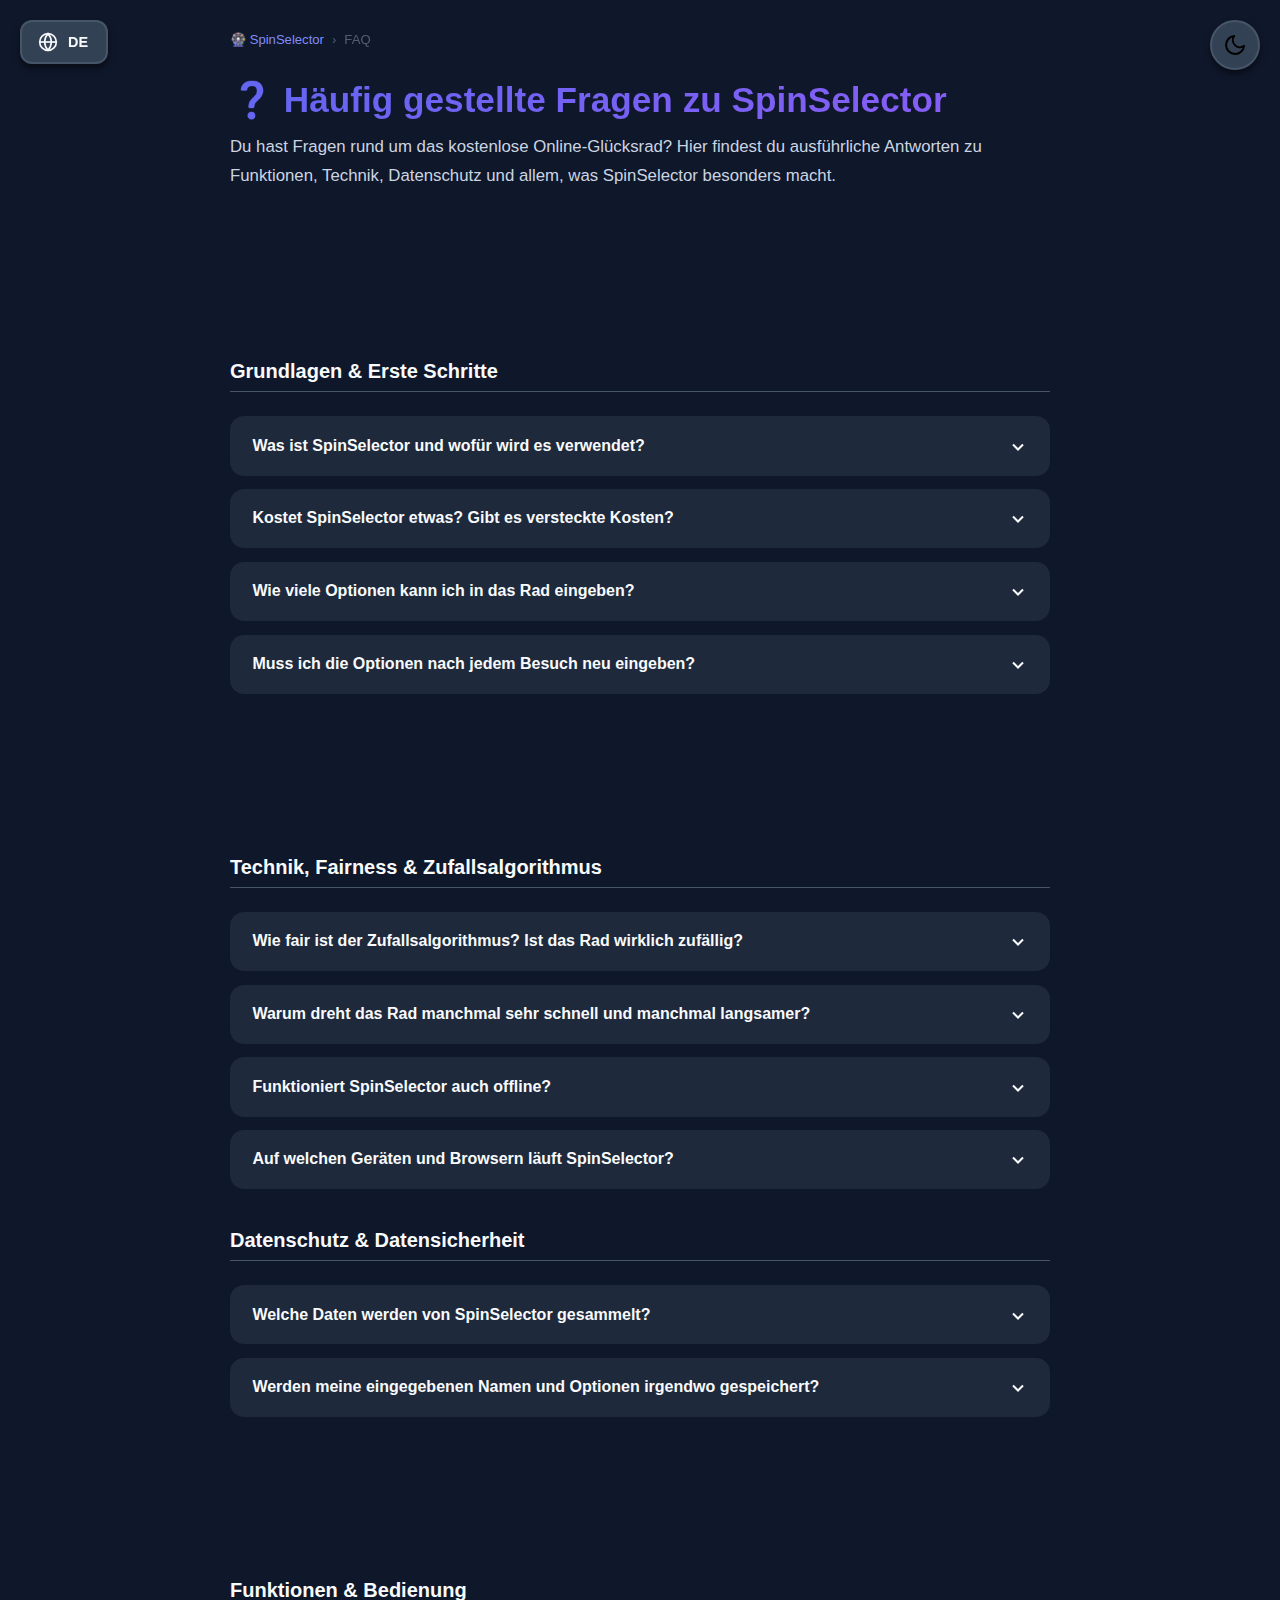
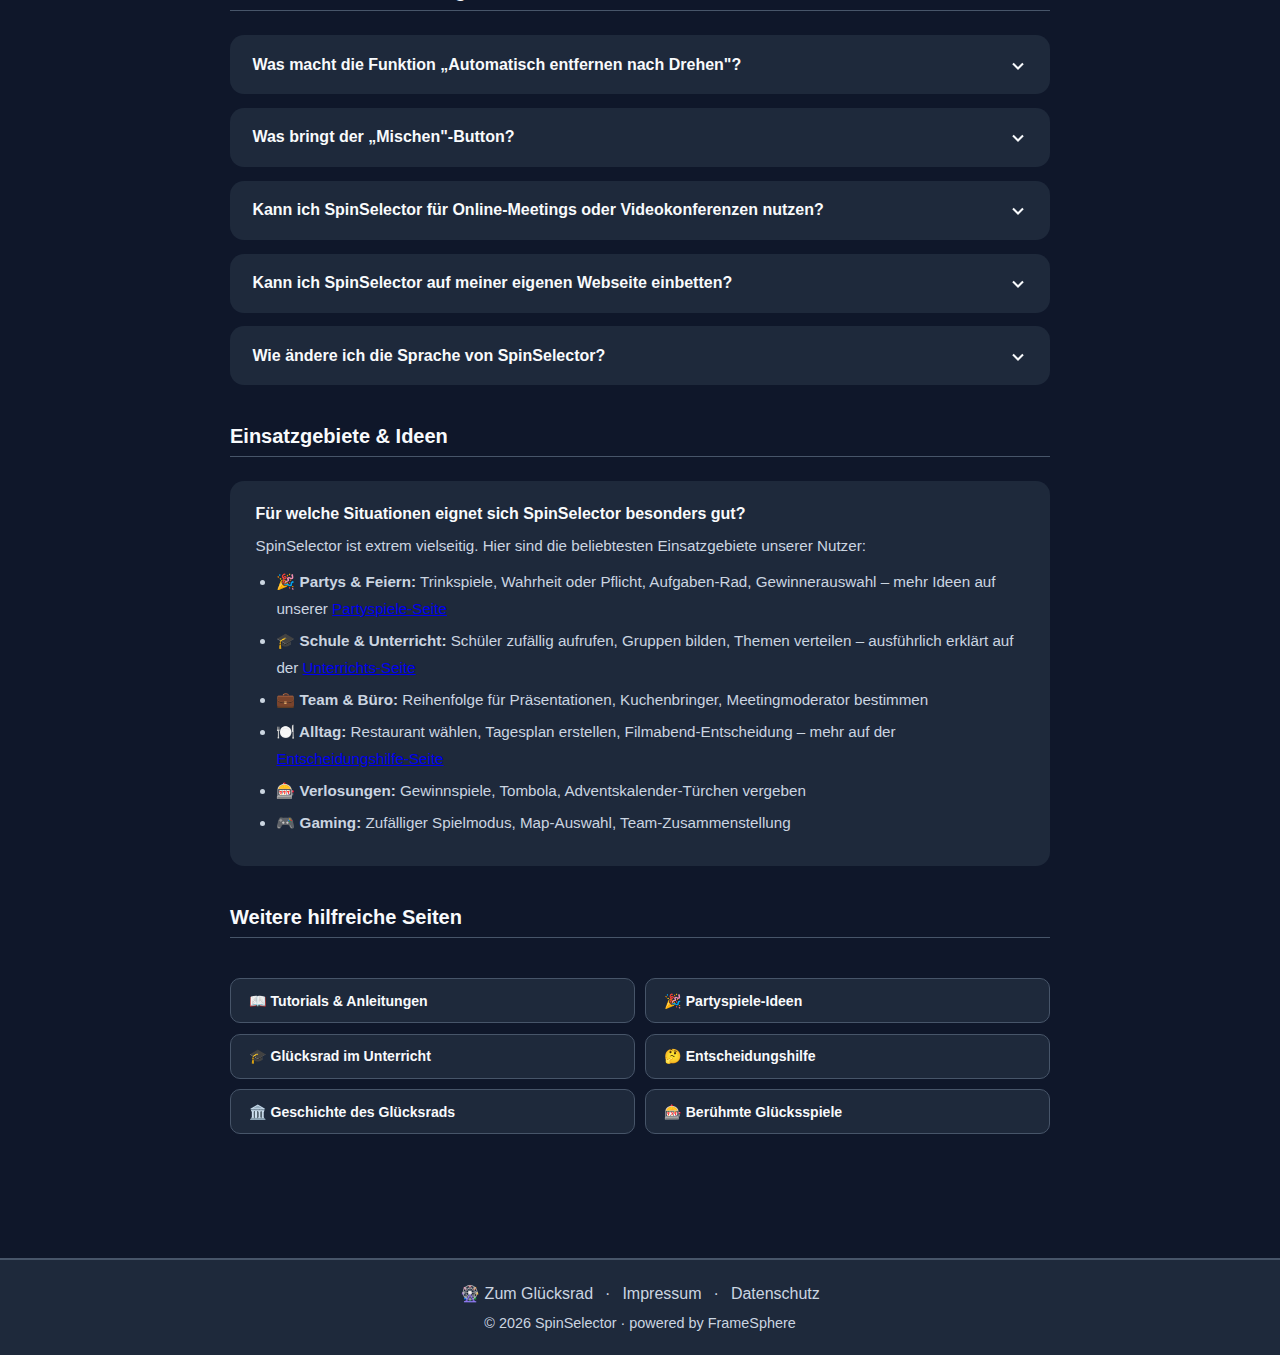
<file: de/faq.html>
<!DOCTYPE html>
<html lang="de">
<head>
    <meta charset="UTF-8">
    <meta name="viewport" content="width=device-width, initial-scale=1.0">
    <title>FAQ – Häufige Fragen zum Online-Glücksrad | SpinSelector</title>
    <meta name="description" content="Alle Antworten rund um SpinSelector: Wie funktioniert das Glücksrad? Ist es kostenlos? Wie viele Optionen kann ich eingeben? Datenschutz, Technik & mehr – hier beantwortet.">
    <meta name="keywords" content="Glücksrad FAQ, SpinSelector Fragen, Online Glücksrad Hilfe, Zufallsgenerator FAQ, Glücksrad kostenlos Fragen">
    <link rel="canonical" href="https://spinselector.pages.dev/de/faq.html">
    <link rel="alternate" hreflang="de" href="https://spinselector.pages.dev/de/faq.html">
    <link rel="alternate" hreflang="en" href="https://spinselector.pages.dev/en/faq.html">
    <link rel="alternate" hreflang="fr" href="https://spinselector.pages.dev/fr/faq.html">
    <link rel="alternate" hreflang="es" href="https://spinselector.pages.dev/es/faq.html">
    <link rel="alternate" hreflang="x-default" href="https://spinselector.pages.dev/en/faq.html">
    <link rel="icon" type="image/svg+xml" href="/assets/favicon.svg">
    <meta property="og:title" content="FAQ – Häufige Fragen zu SpinSelector">
    <meta property="og:description" content="Alle Antworten rund um das kostenlose Online-Glücksrad SpinSelector.">
    <meta property="og:type" content="website">
    <meta property="og:url" content="https://spinselector.pages.dev/de/faq.html">
    <meta property="og:image" content="https://spinselector.pages.dev/assets/favicon.svg">
    <meta name="theme-color" content="#0f172a">

    <script type="application/ld+json">
    {
      "@context": "https://schema.org",
      "@type": "FAQPage",
      "mainEntity": [
        {"@type":"Question","name":"Was ist SpinSelector?","acceptedAnswer":{"@type":"Answer","text":"SpinSelector ist ein kostenloses Online-Glücksrad, mit dem du per Zufallsalgorithmus Entscheidungen treffen kannst. Du gibst eigene Optionen ein, klickst auf Drehen und das animierte Rad wählt einen zufälligen Gewinner – direkt im Browser, ohne Download."}},
        {"@type":"Question","name":"Kostet SpinSelector etwas?","acceptedAnswer":{"@type":"Answer","text":"Nein. SpinSelector ist vollständig kostenlos und werbefinanziert. Es wird keine Registrierung, kein Abo und kein Download benötigt."}},
        {"@type":"Question","name":"Wie viele Optionen kann ich eingeben?","acceptedAnswer":{"@type":"Answer","text":"Du kannst bis zu 20 Optionen gleichzeitig in das Rad eingeben. Jede Option kann bis zu 50 Zeichen lang sein."}},
        {"@type":"Question","name":"Werden meine Optionen gespeichert?","acceptedAnswer":{"@type":"Answer","text":"Ja, deine Optionen werden automatisch im Local Storage deines Browsers gespeichert. Das bedeutet: Sie sind nach einem Schließen und erneuten Öffnen des Browsers wieder verfügbar. Es werden keine Daten an externe Server übertragen."}},
        {"@type":"Question","name":"Wie fair ist der Zufallsalgorithmus?","acceptedAnswer":{"@type":"Answer","text":"SpinSelector nutzt JavaScripts Math.random()-Funktion in Kombination mit der tatsächlichen Rotationsstrecke des Rades. Jede Option hat bei gleicher Segmentgröße dieselbe Gewinnwahrscheinlichkeit."}},
        {"@type":"Question","name":"Funktioniert SpinSelector auf dem Smartphone?","acceptedAnswer":{"@type":"Answer","text":"Ja, SpinSelector ist vollständig mobiloptimiert und funktioniert auf allen modernen Smartphones, Tablets und Desktop-Computern."}},
        {"@type":"Question","name":"Kann ich das Rad für Verlosungen nutzen?","acceptedAnswer":{"@type":"Answer","text":"Absolut. Trage alle Teilnehmernamen ein, aktiviere die Funktion Automatisch entfernen nach Drehen und ziehe Runde für Runde – jeder Name kann so nur einmal gezogen werden."}},
        {"@type":"Question","name":"Was bedeutet Auto-Entfernen?","acceptedAnswer":{"@type":"Answer","text":"Ist die Checkbox Automatisch entfernen nach Drehen aktiviert, wird die gewonnene Option nach jeder Drehung automatisch vom Rad entfernt. Ideal für Turniere, Verlosungen und Schüleraufrufe."}},
        {"@type":"Question","name":"Wie ändere ich die Sprache?","acceptedAnswer":{"@type":"Answer","text":"Klicke oben rechts auf das Globus-Symbol. Im Dropdown kannst du zwischen Deutsch, English, Français und Español wählen. Die gewählte Sprache wird gespeichert."}},
        {"@type":"Question","name":"Gibt es eine App für SpinSelector?","acceptedAnswer":{"@type":"Answer","text":"Derzeit gibt es keine native App. SpinSelector ist jedoch als Progressive Web App konzipiert und kann auf dem Smartphone-Homescreen installiert werden – es verhält sich dann wie eine App."}}
      ]
    }
    </script>

    <link rel="stylesheet" href="/styles.css">
    <script async src="https://pagead2.googlesyndication.com/pagead/js/adsbygoogle.js?client=ca-pub-3654554314003005" crossorigin="anonymous"></script>
    <style>
        .page-wrap { max-width: 860px; margin: 0 auto; padding: 2rem 1.25rem 4rem; }
        .breadcrumb { display: flex; align-items: center; gap: 0.5rem; font-size: 0.82rem; color: var(--text-muted,#94a3b8); margin-bottom: 2rem; flex-wrap: wrap; }
        .breadcrumb a { color: var(--accent,#818cf8); text-decoration: none; }
        .breadcrumb a:hover { text-decoration: underline; }
        .breadcrumb span { opacity: 0.5; }
        .page-hero { margin-bottom: 2.5rem; }
        .page-hero h1 { font-size: clamp(1.6rem, 4vw, 2.2rem); font-weight: 800; margin: 0 0 0.75rem; line-height: 1.2; }
        .page-hero .lead { font-size: 1.05rem; color: var(--text-secondary,#cbd5e1); line-height: 1.7; margin: 0; }
        .ad-slot { margin: 2rem 0; text-align: center; min-height: 90px; }
        .faq-list { display: flex; flex-direction: column; gap: 0.85rem; }
        .faq-item { background: var(--card-bg,#1e293b); border-radius: 14px; overflow: hidden; }
        .faq-btn { width: 100%; display: flex; justify-content: space-between; align-items: flex-start; padding: 1.15rem 1.4rem; background: none; border: none; color: var(--text,#f8fafc); font-size: 1rem; font-weight: 700; cursor: pointer; text-align: left; gap: 1rem; line-height: 1.4; }
        .faq-chevron { flex-shrink: 0; margin-top: 2px; transition: transform .3s; }
        .faq-btn[aria-expanded="true"] .faq-chevron { transform: rotate(180deg); }
        .faq-body { max-height: 0; overflow: hidden; transition: max-height .38s ease; }
        .faq-body.open { max-height: 1200px; }
        .faq-inner { padding: 0 1.4rem 1.3rem; color: var(--text-secondary,#cbd5e1); line-height: 1.78; font-size: 0.95rem; }
        .faq-inner a { color: var(--accent,#818cf8); text-decoration: underline; text-underline-offset: 3px; }
        .faq-inner strong { color: var(--text,#f8fafc); }
        .section-divider { margin: 2.5rem 0 1.5rem; padding-bottom: 0.5rem; border-bottom: 1px solid var(--border,#334155); }
        .section-divider h2 { font-size: 1.25rem; font-weight: 800; margin: 0; }
        .content-block { background: var(--card-bg,#1e293b); border-radius: 14px; padding: 1.5rem 1.6rem; margin-bottom: 1rem; }
        .content-block h3 { font-size: 1rem; font-weight: 700; margin: 0 0 0.6rem; color: var(--text,#f8fafc); }
        .content-block p { color: var(--text-secondary,#cbd5e1); line-height: 1.75; font-size: 0.95rem; margin: 0 0 0.6rem; }
        .content-block p:last-child { margin: 0; }
        .content-block ul { padding-left: 1.3rem; color: var(--text-secondary,#cbd5e1); line-height: 1.75; font-size: 0.95rem; margin: 0.4rem 0 0; }
        .content-block ul li { margin-bottom: 0.35rem; }
        .back-btn { display: inline-flex; align-items: center; gap: 0.5rem; background: var(--card-bg,#1e293b); color: var(--text,#f8fafc); border: none; border-radius: 10px; padding: 0.65rem 1.2rem; font-size: 0.88rem; font-weight: 600; cursor: pointer; text-decoration: none; margin-bottom: 1.5rem; transition: opacity .18s; }
        .back-btn:hover { opacity: 0.8; }
        .related-links { display: grid; grid-template-columns: 1fr 1fr; gap: 0.65rem; margin-top: 2.5rem; }
        .related-links a { display: flex; align-items: center; gap: 0.55rem; padding: 0.85rem 1.1rem; border-radius: 10px; background: var(--card-bg,#1e293b); color: var(--text,#f8fafc); text-decoration: none; font-size: 0.88rem; font-weight: 600; transition: background .18s, transform .18s; border: 1px solid var(--border,#334155); }
        .related-links a:hover { background: var(--accent,#6366f1); transform: translateY(-1px); }
        .tag-row { display: flex; flex-wrap: wrap; gap: 0.45rem; margin-top: 0.75rem; }
        .tag { display: inline-block; padding: 0.25rem 0.7rem; border-radius: 6px; background: var(--bg,#0f172a); color: var(--text-muted,#94a3b8); font-size: 0.75rem; font-weight: 600; border: 1px solid var(--border,#334155); }
        @media (max-width: 640px) {
            .page-wrap { padding: 1.25rem 0.75rem 3rem; }
            .related-links { grid-template-columns: 1fr; }
            .faq-btn { font-size: 0.92rem; padding: 1rem 1.1rem; }
        }
    </style>
    <script>
        window.i18n = {
            t: function(k){ var s={'empty-state':'Keine Optionen vorhanden.<br>Füge mindestens 2 Optionen hinzu!','canvas-empty':'Füge Optionen hinzu','confirm-clear':'Möchtest du wirklich alle Optionen löschen?','default-options':['Option 1','Option 2','Option 3']}; return s[k]||k; },
            setLanguage: function(l){ localStorage.setItem('language',l); window.location.href='/'+l+'/'; },
            initLanguage: function(){}, currentLanguage: function(){ return 'de'; }
        };
    </script>
</head>
<body>
    <div class="language-selector">
        <button id="langToggle" class="lang-button" aria-label="Sprache wechseln">
            <svg xmlns="http://www.w3.org/2000/svg" width="20" height="20" viewBox="0 0 24 24" fill="none" stroke="currentColor" stroke-width="2"><circle cx="12" cy="12" r="10"></circle><line x1="2" y1="12" x2="22" y2="12"></line><path d="M12 2a15.3 15.3 0 0 1 4 10 15.3 15.3 0 0 1-4 10 15.3 15.3 0 0 1-4-10 15.3 15.3 0 0 1 4-10z"></path></svg>
            <span id="currentLang">DE</span>
        </button>
        <div id="langDropdown" class="lang-dropdown hidden">
            <button data-lang="de" class="lang-option">🇩🇪 Deutsch</button>
            <button data-lang="en" class="lang-option">🇬🇧 English</button>
            <button data-lang="fr" class="lang-option">🇫🇷 Français</button>
            <button data-lang="es" class="lang-option">🇪🇸 Español</button>
        </div>
    </div>
    <div class="theme-toggle">
        <button id="themeToggle" aria-label="Theme wechseln">
            <svg class="sun-icon" xmlns="http://www.w3.org/2000/svg" width="24" height="24" viewBox="0 0 24 24" fill="none" stroke="currentColor" stroke-width="2" stroke-linecap="round" stroke-linejoin="round"><circle cx="12" cy="12" r="5"></circle><line x1="12" y1="1" x2="12" y2="3"></line><line x1="12" y1="21" x2="12" y2="23"></line><line x1="4.22" y1="4.22" x2="5.64" y2="5.64"></line><line x1="18.36" y1="18.36" x2="19.78" y2="19.78"></line><line x1="1" y1="12" x2="3" y2="12"></line><line x1="21" y1="12" x2="23" y2="12"></line><line x1="4.22" y1="19.78" x2="5.64" y2="18.36"></line><line x1="18.36" y1="5.64" x2="19.78" y2="4.22"></line></svg>
            <svg class="moon-icon" xmlns="http://www.w3.org/2000/svg" width="24" height="24" viewBox="0 0 24 24" fill="none" stroke="currentColor" stroke-width="2" stroke-linecap="round" stroke-linejoin="round"><path d="M21 12.79A9 9 0 1 1 11.21 3 7 7 0 0 0 21 12.79z"></path></svg>
        </button>
    </div>

    <div class="page-wrap">
        <nav class="breadcrumb" aria-label="Breadcrumb">
            <a href="/de/">🎡 SpinSelector</a>
            <span>›</span>
            <span>FAQ</span>
        </nav>

        <div class="page-hero">
            <h1>❓ Häufig gestellte Fragen zu SpinSelector</h1>
            <p class="lead">Du hast Fragen rund um das kostenlose Online-Glücksrad? Hier findest du ausführliche Antworten zu Funktionen, Technik, Datenschutz und allem, was SpinSelector besonders macht.</p>
        </div>

        <div class="ad-slot">
            <ins class="adsbygoogle" style="display:block" data-ad-client="ca-pub-3654554314003005" data-ad-slot="auto" data-ad-format="auto" data-full-width-responsive="true"></ins>
            <script>(adsbygoogle = window.adsbygoogle || []).push({});</script>
        </div>

        <!-- ── Basis-Fragen ─────────────────────────────────────── -->
        <div class="section-divider"><h2>Grundlagen & Erste Schritte</h2></div>
        <div class="faq-list">

            <div class="faq-item">
                <button class="faq-btn" aria-expanded="false" onclick="toggleFaq(this)">
                    <span>Was ist SpinSelector und wofür wird es verwendet?</span>
                    <svg class="faq-chevron" width="20" height="20" viewBox="0 0 24 24" fill="none" stroke="currentColor" stroke-width="2.5"><polyline points="6 9 12 15 18 9"></polyline></svg>
                </button>
                <div class="faq-body"><div class="faq-inner">
                    <p>SpinSelector ist ein <strong>kostenloses Online-Glücksrad</strong>, das dir erlaubt, eigene Optionen einzugeben und per Zufallsalgorithmus eine davon auswählen zu lassen. Es funktioniert vollständig im Browser – ohne Download, ohne App-Installation und ohne Registrierung.</p>
                    <p>Die Einsatzmöglichkeiten sind enorm vielfältig: Von einfachen Alltagsentscheidungen (Mittagessen wählen, Film aussuchen) über professionelle Szenarien (Moderator im Meeting bestimmen, Aufgaben im Team verteilen) bis hin zu Spielen und Unterhaltung (Partyspiele, Unterrichtsaktivitäten, Verlosungen).</p>
                    <p>Das Besondere an SpinSelector: Die visuelle Animation des drehenden Rades macht die Entscheidungsfindung zu einem Erlebnis – fair, transparent und unterhaltsam für alle Beteiligten.</p>
                    <div class="tag-row">
                        <span class="tag">Zufallsgenerator</span><span class="tag">Online-Tool</span><span class="tag">Kostenlos</span><span class="tag">Browserbasiert</span>
                    </div>
                </div></div>
            </div>

            <div class="faq-item">
                <button class="faq-btn" aria-expanded="false" onclick="toggleFaq(this)">
                    <span>Kostet SpinSelector etwas? Gibt es versteckte Kosten?</span>
                    <svg class="faq-chevron" width="20" height="20" viewBox="0 0 24 24" fill="none" stroke="currentColor" stroke-width="2.5"><polyline points="6 9 12 15 18 9"></polyline></svg>
                </button>
                <div class="faq-body"><div class="faq-inner">
                    <p>SpinSelector ist und bleibt <strong>100 % kostenlos</strong>. Es gibt keine Premium-Version, kein Abo, keine In-App-Käufe und auch keine versteckten Gebühren. Die Seite finanziert sich ausschließlich über Werbeeinnahmen (Google AdSense).</p>
                    <p>Du musst dich weder registrieren noch eine E-Mail-Adresse angeben. Einfach die Seite öffnen und direkt loslegen.</p>
                </div></div>
            </div>

            <div class="faq-item">
                <button class="faq-btn" aria-expanded="false" onclick="toggleFaq(this)">
                    <span>Wie viele Optionen kann ich in das Rad eingeben?</span>
                    <svg class="faq-chevron" width="20" height="20" viewBox="0 0 24 24" fill="none" stroke="currentColor" stroke-width="2.5"><polyline points="6 9 12 15 18 9"></polyline></svg>
                </button>
                <div class="faq-body"><div class="faq-inner">
                    <p>Du kannst <strong>bis zu 20 Optionen</strong> gleichzeitig ins Rad eingeben. Jede einzelne Option darf maximal 50 Zeichen lang sein. Auf dem Rad selbst werden aus Platzgründen nur die ersten ca. 20 Zeichen angezeigt – der vollständige Name bleibt aber in der Liste unterhalb des Rades sichtbar.</p>
                    <p>Für die meisten Anwendungsfälle ist das mehr als ausreichend. Bei sehr vielen Teilnehmern (z. B. bei Verlosungen mit 50+ Personen) empfiehlt es sich, die Ziehung in mehreren Runden durchzuführen.</p>
                </div></div>
            </div>

            <div class="faq-item">
                <button class="faq-btn" aria-expanded="false" onclick="toggleFaq(this)">
                    <span>Muss ich die Optionen nach jedem Besuch neu eingeben?</span>
                    <svg class="faq-chevron" width="20" height="20" viewBox="0 0 24 24" fill="none" stroke="currentColor" stroke-width="2.5"><polyline points="6 9 12 15 18 9"></polyline></svg>
                </button>
                <div class="faq-body"><div class="faq-inner">
                    <p>Nein! SpinSelector speichert deine eingegebenen Optionen automatisch im <strong>Local Storage</strong> deines Browsers. Das bedeutet: Wenn du die Seite schließt und später wieder öffnest, sind deine Optionen noch da – ohne dass du sie erneut eingeben musst.</p>
                    <p>Wichtig zu wissen: Der Local Storage ist <strong>browserspezifisch</strong>. Wenn du auf einem anderen Gerät oder einem anderen Browser arbeitest, sind die gespeicherten Optionen dort nicht verfügbar. Außerdem werden die Daten gelöscht, wenn du deinen Browser-Cache oder die Website-Daten löschst.</p>
                </div></div>
            </div>

        </div>

        <div class="ad-slot">
            <ins class="adsbygoogle" style="display:block" data-ad-client="ca-pub-3654554314003005" data-ad-slot="auto" data-ad-format="auto" data-full-width-responsive="true"></ins>
            <script>(adsbygoogle = window.adsbygoogle || []).push({});</script>
        </div>

        <!-- ── Technik & Fairness ───────────────────────────────── -->
        <div class="section-divider"><h2>Technik, Fairness & Zufallsalgorithmus</h2></div>
        <div class="faq-list">

            <div class="faq-item">
                <button class="faq-btn" aria-expanded="false" onclick="toggleFaq(this)">
                    <span>Wie fair ist der Zufallsalgorithmus? Ist das Rad wirklich zufällig?</span>
                    <svg class="faq-chevron" width="20" height="20" viewBox="0 0 24 24" fill="none" stroke="currentColor" stroke-width="2.5"><polyline points="6 9 12 15 18 9"></polyline></svg>
                </button>
                <div class="faq-body"><div class="faq-inner">
                    <p>Ja, das Rad ist <strong>echtzufällig und vollständig fair</strong>. SpinSelector verwendet JavaScripts <code>Math.random()</code> in Kombination mit einer zufälligen Gesamtrotationsdistanz. Jedes Segment hat – bei gleicher Optionsanzahl – exakt dieselbe Wahrscheinlichkeit, unter dem Zeiger zu landen.</p>
                    <p>Konkret funktioniert das so: Beim Klick auf „DREHEN" wird zunächst eine zufällige Gesamtrotationsstrecke zwischen 5 und 7 vollen Umdrehungen berechnet. Das Rad dreht sich dann mit einer realistischen Verlangsamungskurve. Am Ende wird exakt bestimmt, welches Segment unter dem Zeiger liegt.</p>
                    <p>Da alle Berechnungen <strong>client-seitig im Browser</strong> stattfinden, ist das Ergebnis nicht von einem Server oder anderen externen Faktoren abhängig.</p>
                </div></div>
            </div>

            <div class="faq-item">
                <button class="faq-btn" aria-expanded="false" onclick="toggleFaq(this)">
                    <span>Warum dreht das Rad manchmal sehr schnell und manchmal langsamer?</span>
                    <svg class="faq-chevron" width="20" height="20" viewBox="0 0 24 24" fill="none" stroke="currentColor" stroke-width="2.5"><polyline points="6 9 12 15 18 9"></polyline></svg>
                </button>
                <div class="faq-body"><div class="faq-inner">
                    <p>Die Anfangsgeschwindigkeit und die Gesamtrotationsdistanz variieren bei jeder Drehung leicht – das ist gewollt und erhöht die Spannung. Das Rad beschleunigt zunächst kurz und verlangsamt dann mit einer <strong>Ease-Out-Kurve</strong>, wie es auch ein echtes physisches Rad tun würde.</p>
                    <p>Die Gesamtdauer einer Animation beträgt immer ca. 3,5 Sekunden – das ist für eine gute Benutzererfahrung optimiert: lang genug für Spannung, kurz genug, um nicht zu langweilen.</p>
                </div></div>
            </div>

            <div class="faq-item">
                <button class="faq-btn" aria-expanded="false" onclick="toggleFaq(this)">
                    <span>Funktioniert SpinSelector auch offline?</span>
                    <svg class="faq-chevron" width="20" height="20" viewBox="0 0 24 24" fill="none" stroke="currentColor" stroke-width="2.5"><polyline points="6 9 12 15 18 9"></polyline></svg>
                </button>
                <div class="faq-body"><div class="faq-inner">
                    <p>Sobald SpinSelector einmal im Browser geladen wurde, funktioniert das Glücksrad selbst (Drehen, Optionen hinzufügen/entfernen) auch <strong>ohne aktive Internetverbindung</strong> – vorausgesetzt, du hast die Seite nicht geschlossen. Die gespeicherten Optionen im Local Storage bleiben ebenfalls erhalten.</p>
                    <p>Für eine vollständige Offline-Nutzung nach einem Browser-Neustart müsste SpinSelector als Progressive Web App (PWA) auf deinem Gerät installiert sein – ein Feature, das wir aktuell evaluieren.</p>
                </div></div>
            </div>

            <div class="faq-item">
                <button class="faq-btn" aria-expanded="false" onclick="toggleFaq(this)">
                    <span>Auf welchen Geräten und Browsern läuft SpinSelector?</span>
                    <svg class="faq-chevron" width="20" height="20" viewBox="0 0 24 24" fill="none" stroke="currentColor" stroke-width="2.5"><polyline points="6 9 12 15 18 9"></polyline></svg>
                </button>
                <div class="faq-body"><div class="faq-inner">
                    <p>SpinSelector läuft auf allen modernen Geräten und Browsern, die HTML5 Canvas unterstützen – das sind praktisch alle aktuellen Versionen von:</p>
                    <ul>
                        <li><strong>Desktop:</strong> Chrome, Firefox, Safari, Edge, Opera</li>
                        <li><strong>Mobile:</strong> Chrome für Android, Safari für iOS, Samsung Internet, Firefox Mobile</li>
                        <li><strong>Tablets:</strong> iPad (Safari), Android-Tablets</li>
                    </ul>
                    <p>Für die beste Erfahrung empfehlen wir einen aktuellen Chrome oder Firefox Browser. Sehr alte Browserversionen (älter als 5 Jahre) könnten Darstellungsprobleme haben.</p>
                </div></div>
            </div>

        </div>

        <!-- ── Datenschutz ──────────────────────────────────────── -->
        <div class="section-divider"><h2>Datenschutz & Datensicherheit</h2></div>
        <div class="faq-list">

            <div class="faq-item">
                <button class="faq-btn" aria-expanded="false" onclick="toggleFaq(this)">
                    <span>Welche Daten werden von SpinSelector gesammelt?</span>
                    <svg class="faq-chevron" width="20" height="20" viewBox="0 0 24 24" fill="none" stroke="currentColor" stroke-width="2.5"><polyline points="6 9 12 15 18 9"></polyline></svg>
                </button>
                <div class="faq-body"><div class="faq-inner">
                    <p>SpinSelector selbst sammelt <strong>keinerlei persönliche Daten</strong>. Die von dir eingegebenen Optionen werden ausschließlich lokal in deinem Browser gespeichert und verlassen dein Gerät nie.</p>
                    <p>Als werbefinanzierte Seite wird <strong>Google AdSense</strong> eingesetzt, das eigene Cookies zur Personalisierung von Werbung setzen kann. Näheres dazu findest du in unserer <a href="/datenschutz.html">Datenschutzerklärung</a>. Du kannst die Personalisierung über das AdSense-Einstellungsportal oder über deinen Browser-Datenschutz deaktivieren.</p>
                </div></div>
            </div>

            <div class="faq-item">
                <button class="faq-btn" aria-expanded="false" onclick="toggleFaq(this)">
                    <span>Werden meine eingegebenen Namen und Optionen irgendwo gespeichert?</span>
                    <svg class="faq-chevron" width="20" height="20" viewBox="0 0 24 24" fill="none" stroke="currentColor" stroke-width="2.5"><polyline points="6 9 12 15 18 9"></polyline></svg>
                </button>
                <div class="faq-body"><div class="faq-inner">
                    <p><strong>Nein.</strong> Deine eingegebenen Optionen – egal ob das Vor- und Nachnamen, Speisekarten-Einträge oder Spieloptionen sind – werden <strong>ausschließlich im Local Storage deines eigenen Browsers</strong> gespeichert. Es gibt keine Datenbank, keinen Server, der diese Daten empfängt oder verarbeitet.</p>
                    <p>Das bedeutet auch: Wenn du den Local Storage deines Browsers leerst, sind deine SpinSelector-Optionen unwiderruflich gelöscht.</p>
                </div></div>
            </div>

        </div>

        <div class="ad-slot">
            <ins class="adsbygoogle" style="display:block" data-ad-client="ca-pub-3654554314003005" data-ad-slot="auto" data-ad-format="auto" data-full-width-responsive="true"></ins>
            <script>(adsbygoogle = window.adsbygoogle || []).push({});</script>
        </div>

        <!-- ── Funktionen ──────────────────────────────────────── -->
        <div class="section-divider"><h2>Funktionen & Bedienung</h2></div>
        <div class="faq-list">

            <div class="faq-item">
                <button class="faq-btn" aria-expanded="false" onclick="toggleFaq(this)">
                    <span>Was macht die Funktion „Automatisch entfernen nach Drehen"?</span>
                    <svg class="faq-chevron" width="20" height="20" viewBox="0 0 24 24" fill="none" stroke="currentColor" stroke-width="2.5"><polyline points="6 9 12 15 18 9"></polyline></svg>
                </button>
                <div class="faq-body"><div class="faq-inner">
                    <p>Wenn diese Checkbox aktiviert ist, wird die <strong>gewonnene Option nach jeder Drehung automatisch vom Rad entfernt</strong> – ca. 2 Sekunden nach dem Ende der Animation. Das ist besonders nützlich für:</p>
                    <ul>
                        <li><strong>Verlosungen:</strong> Kein Teilnehmer kann zweimal gezogen werden</li>
                        <li><strong>Reihenfolge-Bestimmung:</strong> Wer kommt wann dran?</li>
                        <li><strong>Schüleraufruf:</strong> Jeder Schüler wird genau einmal aufgerufen</li>
                        <li><strong>Turniere:</strong> Ausscheidungsrunden ohne Wiederholung</li>
                    </ul>
                    <p>Ist die Checkbox deaktiviert, bleibt jede Option auch nach einer Drehung im Rad – ideal für Partyspiele, bei denen dieselbe Person mehrfach ausgewählt werden darf.</p>
                </div></div>
            </div>

            <div class="faq-item">
                <button class="faq-btn" aria-expanded="false" onclick="toggleFaq(this)">
                    <span>Was bringt der „Mischen"-Button?</span>
                    <svg class="faq-chevron" width="20" height="20" viewBox="0 0 24 24" fill="none" stroke="currentColor" stroke-width="2.5"><polyline points="6 9 12 15 18 9"></polyline></svg>
                </button>
                <div class="faq-body"><div class="faq-inner">
                    <p>Der <strong>Mischen-Button</strong> ordnet die Segmente auf dem Rad in einer neuen, zufälligen Reihenfolge an. Das ist nützlich, wenn du verhindern möchtest, dass Teilnehmer die Positionen der Segmente auswendig lernen oder vorher abschätzen können.</p>
                    <p>Da die Startposition des Rades immer dieselbe ist, würde ohne Mischen theoretisch ein erfahrener Beobachter nach einigen Runden muster erkennen können. Der Mischen-Button macht das unmöglich und erhöht die echte Zufälligkeit aus Nutzersicht.</p>
                </div></div>
            </div>

            <div class="faq-item">
                <button class="faq-btn" aria-expanded="false" onclick="toggleFaq(this)">
                    <span>Kann ich SpinSelector für Online-Meetings oder Videokonferenzen nutzen?</span>
                    <svg class="faq-chevron" width="20" height="20" viewBox="0 0 24 24" fill="none" stroke="currentColor" stroke-width="2.5"><polyline points="6 9 12 15 18 9"></polyline></svg>
                </button>
                <div class="faq-body"><div class="faq-inner">
                    <p>Absolut – das ist sogar einer der beliebtesten Anwendungsfälle! SpinSelector eignet sich hervorragend für <strong>Zoom, Teams, Google Meet oder Webex</strong>. Teile einfach deinen Browser-Tab per Bildschirmfreigabe, und alle Teilnehmenden sehen live, wie das Rad dreht.</p>
                    <p>Tipps für den Einsatz in Videokonferenzen:</p>
                    <ul>
                        <li>Bereite die Optionen (z. B. Teilnehmernamen) vor dem Meeting vor</li>
                        <li>Nutze den Dark-Mode für bessere Sichtbarkeit auf geteilten Bildschirmen</li>
                        <li>Aktiviere „Automatisch entfernen", um sicherzustellen, dass jede Person genau einmal drankommt</li>
                    </ul>
                </div></div>
            </div>

            <div class="faq-item">
                <button class="faq-btn" aria-expanded="false" onclick="toggleFaq(this)">
                    <span>Kann ich SpinSelector auf meiner eigenen Webseite einbetten?</span>
                    <svg class="faq-chevron" width="20" height="20" viewBox="0 0 24 24" fill="none" stroke="currentColor" stroke-width="2.5"><polyline points="6 9 12 15 18 9"></polyline></svg>
                </button>
                <div class="faq-body"><div class="faq-inner">
                    <p>Eine offizielle Einbettungsfunktion (Embed-Code / iFrame) ist derzeit noch nicht verfügbar, befindet sich aber auf der Feature-Roadmap. Aktuell empfehlen wir, einfach auf SpinSelector zu verlinken oder die Seite direkt im Browser aufzurufen.</p>
                    <p>Als Alternative kannst du SpinSelector als Tab im Browser öffnen und in Videokonferenzen oder Präsentationen per Bildschirmfreigabe teilen.</p>
                </div></div>
            </div>

            <div class="faq-item">
                <button class="faq-btn" aria-expanded="false" onclick="toggleFaq(this)">
                    <span>Wie ändere ich die Sprache von SpinSelector?</span>
                    <svg class="faq-chevron" width="20" height="20" viewBox="0 0 24 24" fill="none" stroke="currentColor" stroke-width="2.5"><polyline points="6 9 12 15 18 9"></polyline></svg>
                </button>
                <div class="faq-body"><div class="faq-inner">
                    <p>Klicke oben rechts auf das <strong>Globus-Symbol</strong> mit dem Sprachkürzel. Im erscheinenden Dropdown wählst du deine gewünschte Sprache – derzeit verfügbar sind:</p>
                    <ul>
                        <li>🇩🇪 Deutsch</li>
                        <li>🇬🇧 English</li>
                        <li>🇫🇷 Français</li>
                        <li>🇪🇸 Español</li>
                    </ul>
                    <p>Die Sprachauswahl wird im Local Storage gespeichert und beim nächsten Besuch automatisch wiederhergestellt.</p>
                </div></div>
            </div>

        </div>

        <!-- ── Einsatzgebiete ──────────────────────────────────── -->
        <div class="section-divider"><h2>Einsatzgebiete & Ideen</h2></div>
        <div class="content-block">
            <h3>Für welche Situationen eignet sich SpinSelector besonders gut?</h3>
            <p>SpinSelector ist extrem vielseitig. Hier sind die beliebtesten Einsatzgebiete unserer Nutzer:</p>
            <ul>
                <li><strong>🎉 Partys & Feiern:</strong> Trinkspiele, Wahrheit oder Pflicht, Aufgaben-Rad, Gewinnerauswahl – mehr Ideen auf unserer <a href="/de/partyspiele.html">Partyspiele-Seite</a></li>
                <li><strong>🎓 Schule & Unterricht:</strong> Schüler zufällig aufrufen, Gruppen bilden, Themen verteilen – ausführlich erklärt auf der <a href="/de/unterricht.html">Unterrichts-Seite</a></li>
                <li><strong>💼 Team & Büro:</strong> Reihenfolge für Präsentationen, Kuchenbringer, Meetingmoderator bestimmen</li>
                <li><strong>🍽️ Alltag:</strong> Restaurant wählen, Tagesplan erstellen, Filmabend-Entscheidung – mehr auf der <a href="/de/entscheidungen.html">Entscheidungshilfe-Seite</a></li>
                <li><strong>🎰 Verlosungen:</strong> Gewinnspiele, Tombola, Adventskalender-Türchen vergeben</li>
                <li><strong>🎮 Gaming:</strong> Zufälliger Spielmodus, Map-Auswahl, Team-Zusammenstellung</li>
            </ul>
        </div>

        <!-- ── Verwandte Seiten ─────────────────────────────────── -->
        <div class="section-divider"><h2>Weitere hilfreiche Seiten</h2></div>
        <nav class="related-links" aria-label="Verwandte Seiten">
            <a href="/de/tutorials.html">📖 Tutorials & Anleitungen</a>
            <a href="/de/partyspiele.html">🎉 Partyspiele-Ideen</a>
            <a href="/de/unterricht.html">🎓 Glücksrad im Unterricht</a>
            <a href="/de/entscheidungen.html">🤔 Entscheidungshilfe</a>
            <a href="/de/geschichte.html">🏛️ Geschichte des Glücksrads</a>
            <a href="/de/beruehmte-gluecksspiele.html">🎰 Berühmte Glücksspiele</a>
        </nav>

    </div>

    <footer>
        <div class="footer-content">
            <div class="footer-links">
                <a href="/de/" class="footer-link">🎡 Zum Glücksrad</a>
                <span class="footer-separator">·</span>
                <a href="/impressum.html" class="footer-link">Impressum</a>
                <span class="footer-separator">·</span>
                <a href="/datenschutz.html" class="footer-link">Datenschutz</a>
            </div>
            <div class="footer-copyright">© 2026 SpinSelector · powered by <a href="https://frame-sphere.vercel.app" class="footer-link">FrameSphere</a></div>
        </div>
    </footer>

    <script src="/script.js"></script>
    <script>
        function toggleFaq(btn) {
            var body = btn.nextElementSibling;
            var open = body.classList.toggle('open');
            btn.setAttribute('aria-expanded', String(open));
        }
        function initTheme() {
            var t = localStorage.getItem('theme') || 'dark';
            document.documentElement.setAttribute('data-theme', t);
        }
        initTheme();
    </script>
</body>
</html>
</file>
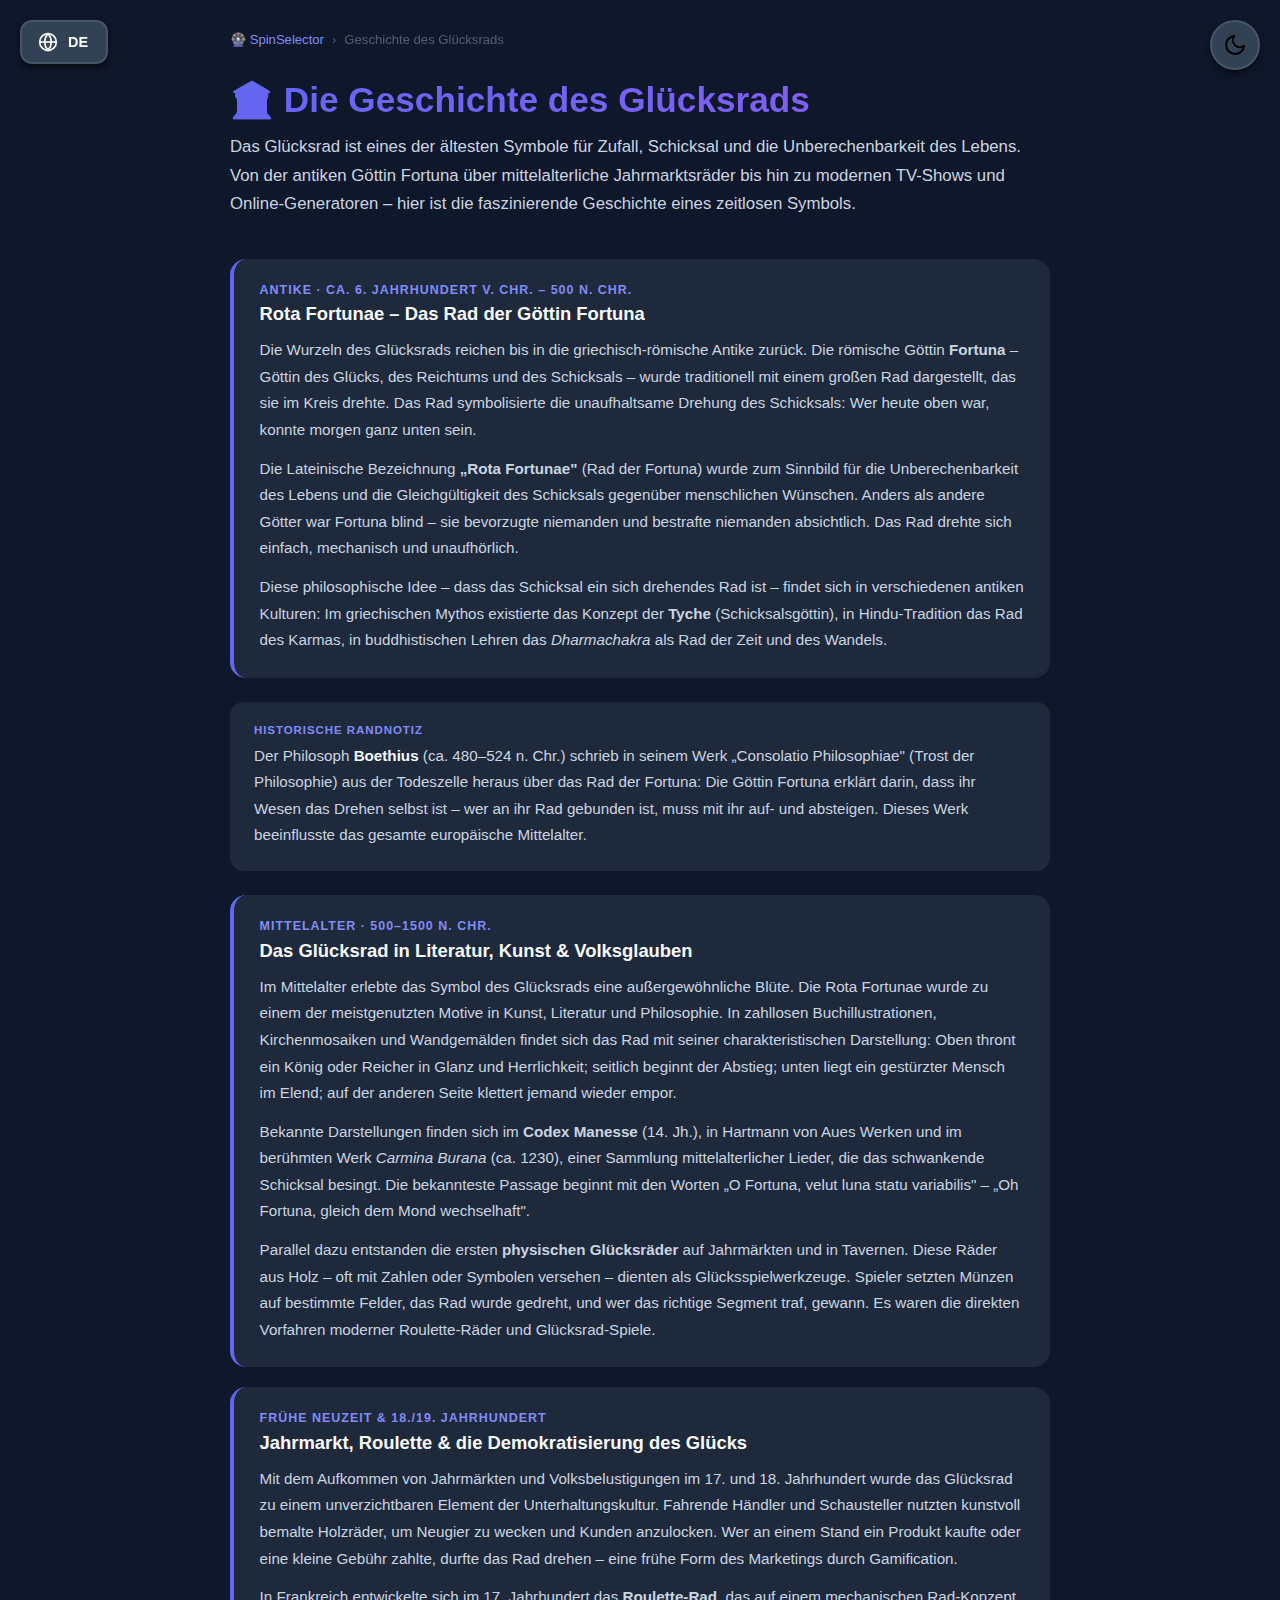
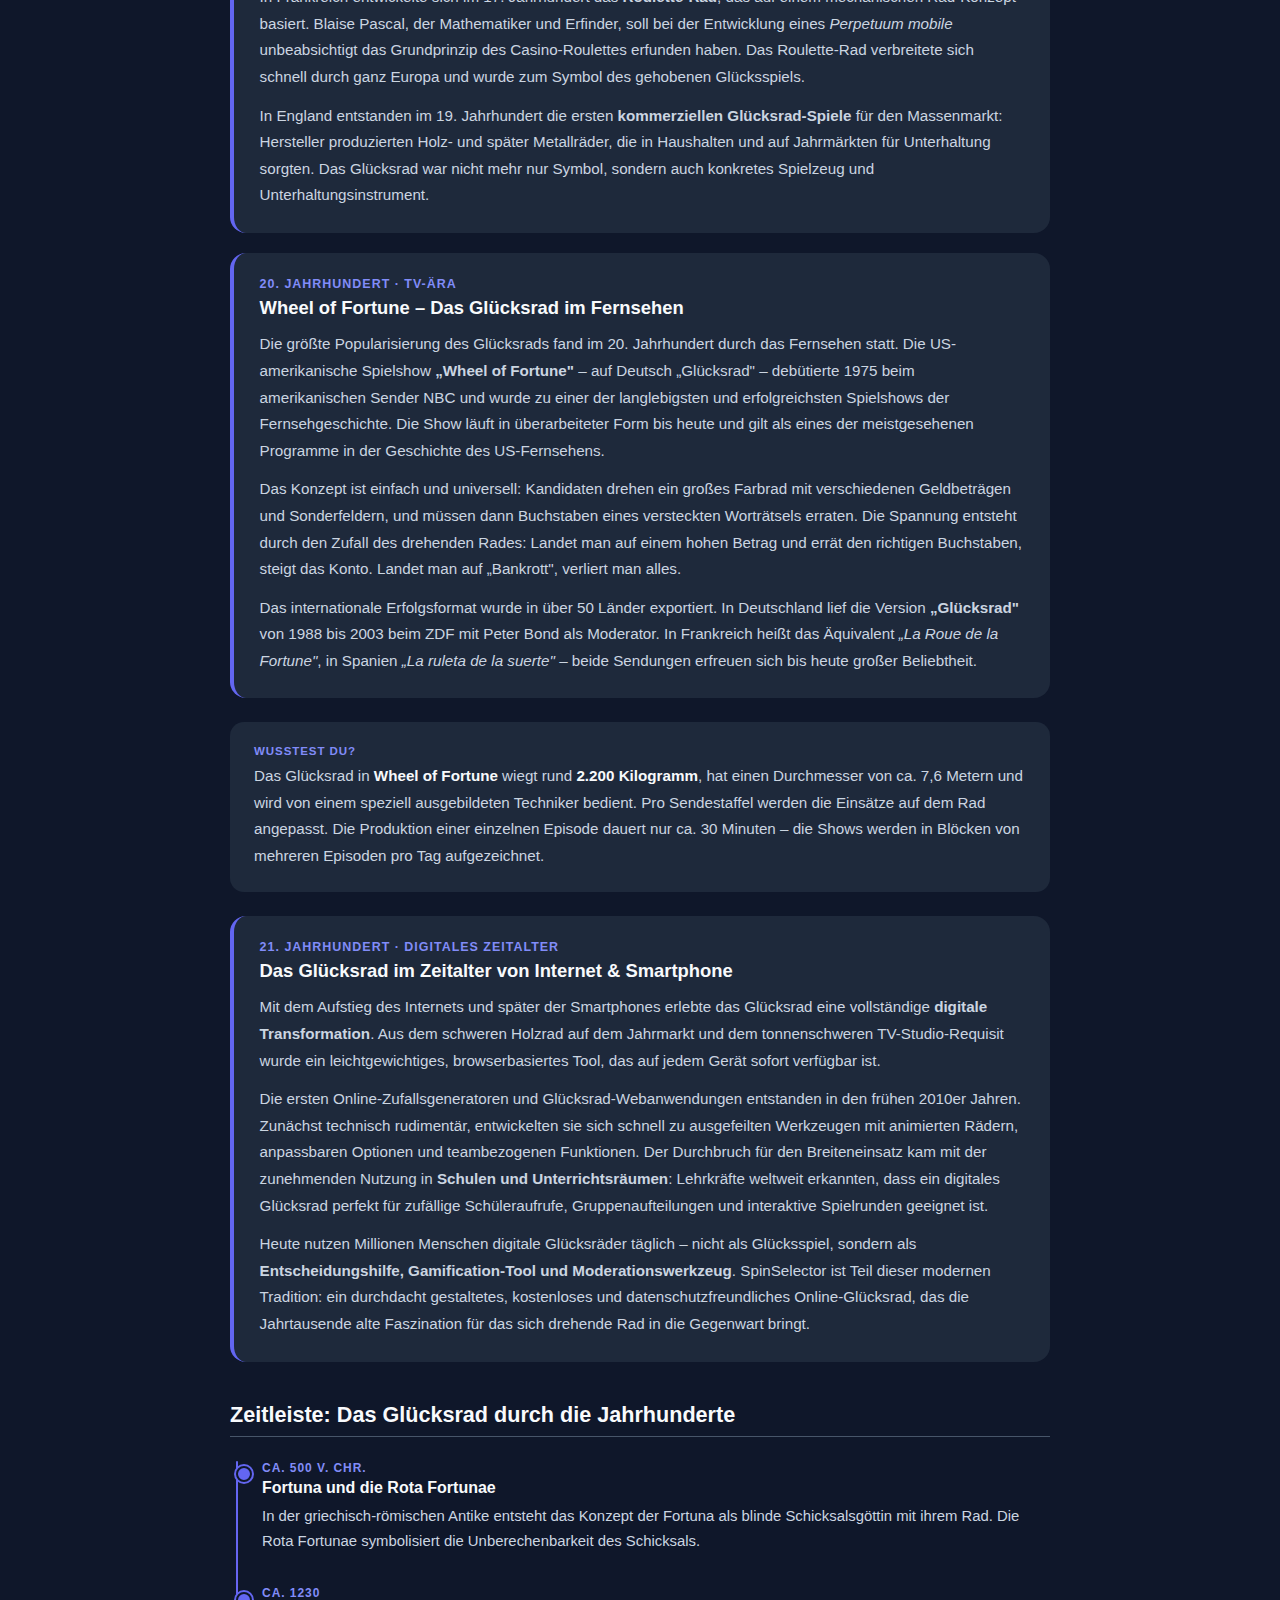
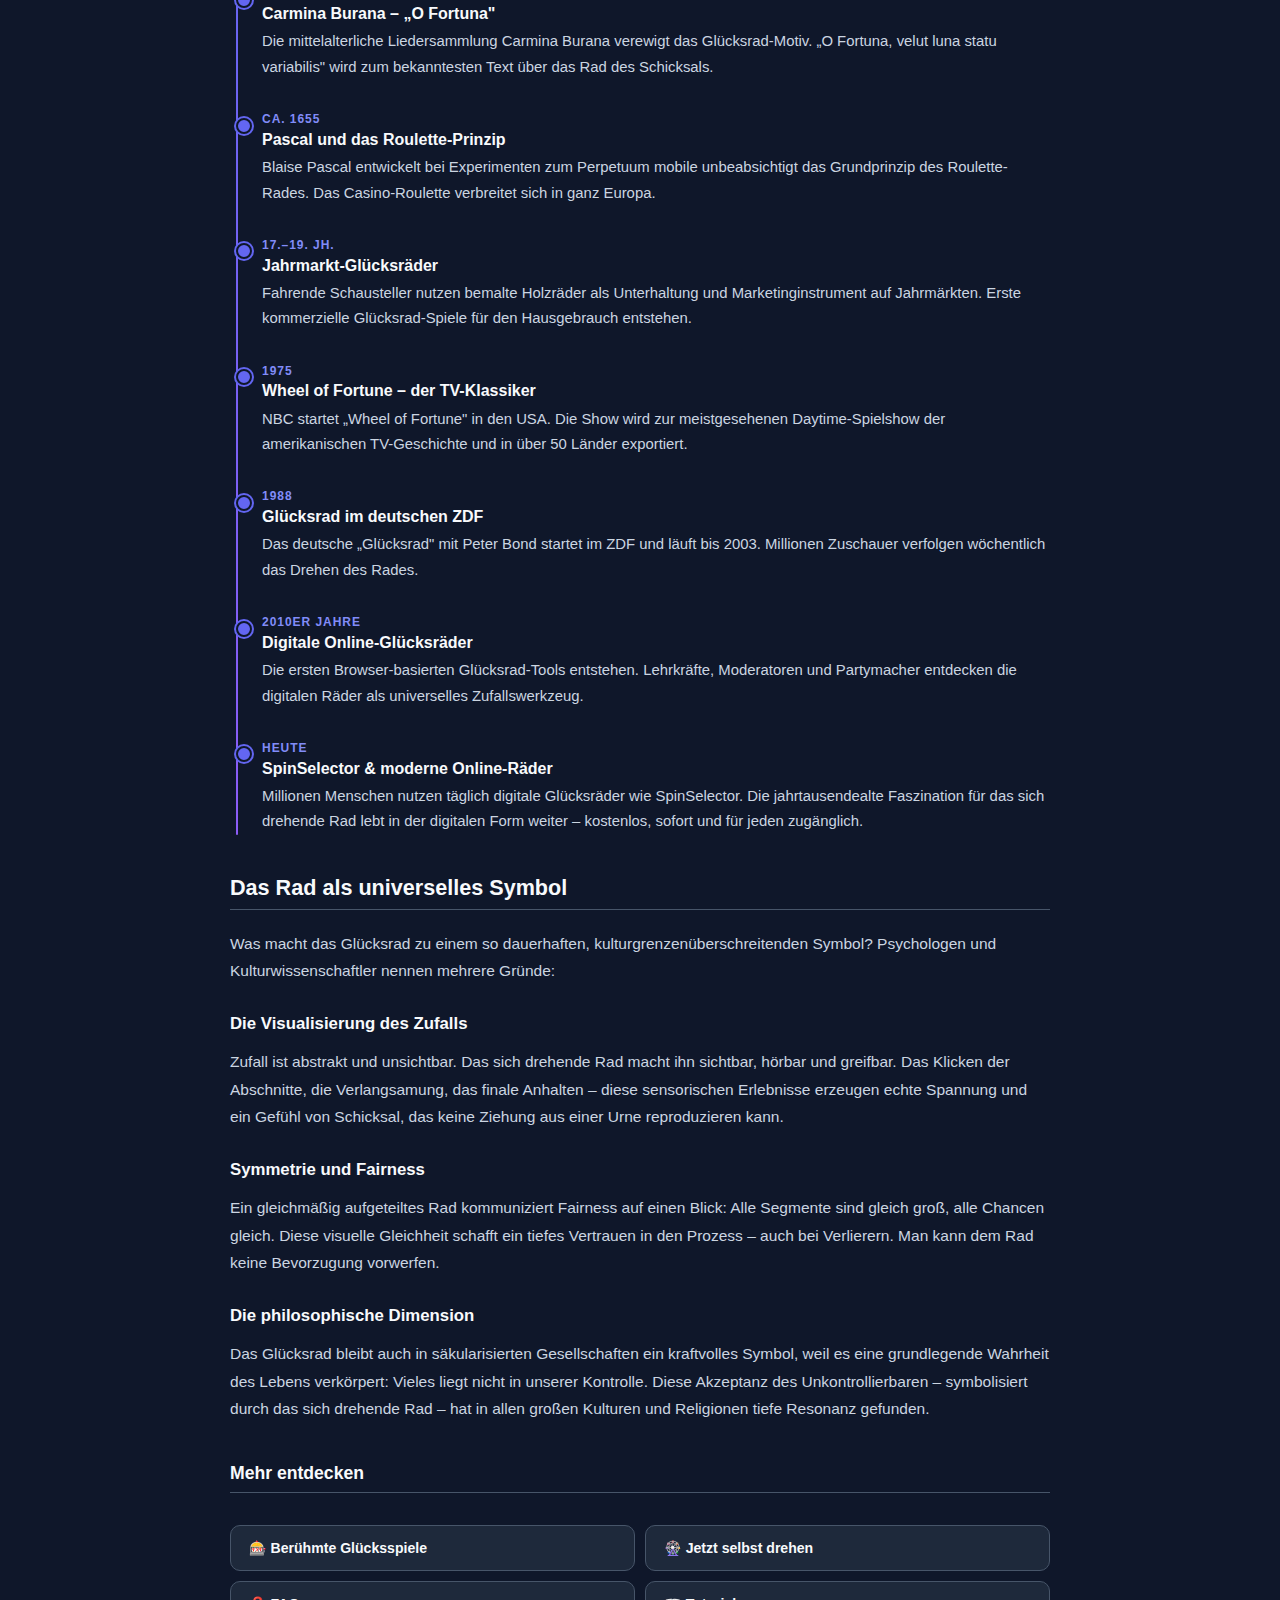
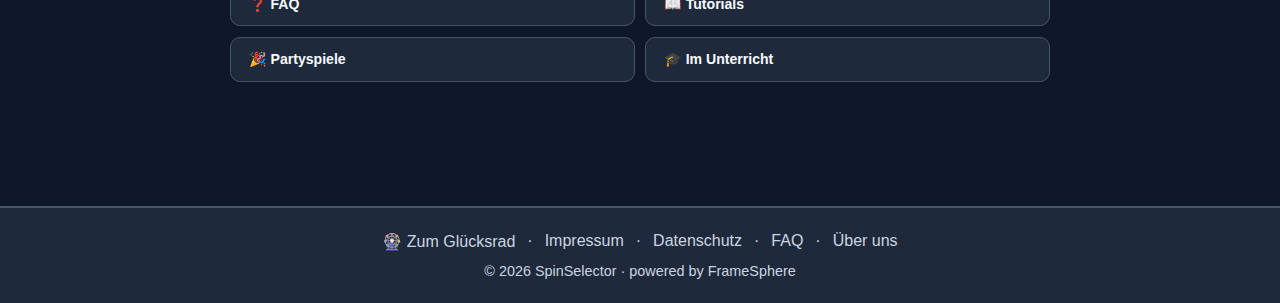
<file: de/geschichte.html>
<!DOCTYPE html>
<html lang="de">
<head>
    <meta charset="UTF-8">
    <meta name="viewport" content="width=device-width, initial-scale=1.0">
    <title>Geschichte des Glücksrads – Ursprung, Kultur & Entwicklung | SpinSelector</title>
    <meta name="description" content="Die faszinierende Geschichte des Glücksrads: Von antiken Glücksrädern über mittelalterliche Jahrmarkts-Spiele und Wheel of Fortune bis zum modernen Online-Zufallsgenerator.">
    <meta name="keywords" content="Geschichte Glücksrad, Ursprung Glücksrad, Rota Fortunae Geschichte, Wheel of Fortune Geschichte, Glücksrad Antike, Glücksrad Mittelalter, Jahrmarkt Glücksrad historisch">
    <link rel="canonical" href="https://spinselector.pages.dev/de/geschichte.html">
    <link rel="alternate" hreflang="de" href="https://spinselector.pages.dev/de/geschichte.html">
    <link rel="alternate" hreflang="en" href="https://spinselector.pages.dev/en/history.html">
    <link rel="alternate" hreflang="x-default" href="https://spinselector.pages.dev/en/history.html">
    <link rel="icon" type="image/svg+xml" href="/assets/favicon.svg">
    <meta property="og:title" content="Geschichte des Glücksrads – Von der Antike bis heute">
    <meta property="og:description" content="Entdecke die Geschichte des Glücksrads: Rota Fortunae, Jahrmarkts-Räder, Wheel of Fortune und moderne Online-Tools.">
    <meta property="og:type" content="article">
    <meta property="og:url" content="https://spinselector.pages.dev/de/geschichte.html">
    <meta property="og:image" content="https://spinselector.pages.dev/assets/favicon.svg">
    <meta name="theme-color" content="#0f172a">

    <script type="application/ld+json">
    {
      "@context": "https://schema.org",
      "@type": "Article",
      "headline": "Geschichte des Glücksrads – Von der Antike bis zum Online-Zufallsgenerator",
      "description": "Die Geschichte des Glücksrads von der antiken Rota Fortunae über mittelalterliche Glücksräder und Wheel of Fortune bis zu modernen Online-Tools wie SpinSelector.",
      "url": "https://spinselector.pages.dev/de/geschichte.html",
      "inLanguage": "de",
      "datePublished": "2026-01-01",
      "publisher": { "@type": "Organization", "name": "SpinSelector", "url": "https://spinselector.pages.dev" }
    }
    </script>

    <link rel="stylesheet" href="/styles.css">
    <link rel="stylesheet" href="/seo-pages.css">
    <script async src="https://pagead2.googlesyndication.com/pagead/js/adsbygoogle.js?client=ca-pub-3654554314003005" crossorigin="anonymous"></script>
    <script>
        window.i18n = {
            t: function(k){ var s={'empty-state':'Keine Optionen vorhanden.<br>Füge mindestens 2 Optionen hinzu!','canvas-empty':'Füge Optionen hinzu','confirm-clear':'Alle löschen?','default-options':['Option 1','Option 2','Option 3']}; return s[k]||k; },
            setLanguage: function(l){ localStorage.setItem('language',l); window.location.href='/'+l+'/'; },
            initLanguage: function(){}, currentLanguage: function(){ return 'de'; }
        };
    </script>
</head>
<body>
    <div class="language-selector">
        <button id="langToggle" class="lang-button" aria-label="Sprache wechseln">
            <svg xmlns="http://www.w3.org/2000/svg" width="20" height="20" viewBox="0 0 24 24" fill="none" stroke="currentColor" stroke-width="2"><circle cx="12" cy="12" r="10"></circle><line x1="2" y1="12" x2="22" y2="12"></line><path d="M12 2a15.3 15.3 0 0 1 4 10 15.3 15.3 0 0 1-4 10 15.3 15.3 0 0 1-4-10 15.3 15.3 0 0 1 4-10z"></path></svg>
            <span id="currentLang">DE</span>
        </button>
        <div id="langDropdown" class="lang-dropdown hidden">
            <button data-lang="de" class="lang-option">🇩🇪 Deutsch</button>
            <button data-lang="en" class="lang-option">🇬🇧 English</button>
            <button data-lang="fr" class="lang-option">🇫🇷 Français</button>
            <button data-lang="es" class="lang-option">🇪🇸 Español</button>
        </div>
    </div>
    <div class="theme-toggle">
        <button id="themeToggle" aria-label="Theme wechseln">
            <svg class="sun-icon" xmlns="http://www.w3.org/2000/svg" width="24" height="24" viewBox="0 0 24 24" fill="none" stroke="currentColor" stroke-width="2" stroke-linecap="round" stroke-linejoin="round"><circle cx="12" cy="12" r="5"></circle><line x1="12" y1="1" x2="12" y2="3"></line><line x1="12" y1="21" x2="12" y2="23"></line><line x1="4.22" y1="4.22" x2="5.64" y2="5.64"></line><line x1="18.36" y1="18.36" x2="19.78" y2="19.78"></line><line x1="1" y1="12" x2="3" y2="12"></line><line x1="21" y1="12" x2="23" y2="12"></line><line x1="4.22" y1="19.78" x2="5.64" y2="18.36"></line><line x1="18.36" y1="5.64" x2="19.78" y2="4.22"></line></svg>
            <svg class="moon-icon" xmlns="http://www.w3.org/2000/svg" width="24" height="24" viewBox="0 0 24 24" fill="none" stroke="currentColor" stroke-width="2" stroke-linecap="round" stroke-linejoin="round"><path d="M21 12.79A9 9 0 1 1 11.21 3 7 7 0 0 0 21 12.79z"></path></svg>
        </button>
    </div>

    <div class="page-wrap">
        <nav class="breadcrumb" aria-label="Breadcrumb">
            <a href="/de/">🎡 SpinSelector</a><span>›</span><span>Geschichte des Glücksrads</span>
        </nav>

        <div class="page-hero">
            <h1>🏛️ Die Geschichte des Glücksrads</h1>
            <p class="lead">Das Glücksrad ist eines der ältesten Symbole für Zufall, Schicksal und die Unberechenbarkeit des Lebens. Von der antiken Göttin Fortuna über mittelalterliche Jahrmarktsräder bis hin zu modernen TV-Shows und Online-Generatoren – hier ist die faszinierende Geschichte eines zeitlosen Symbols.</p>
        </div>

        <!-- ANTIKE -->
        <div class="era-card">
            <div class="era-period">Antike · ca. 6. Jahrhundert v. Chr. – 500 n. Chr.</div>
            <h2>Rota Fortunae – Das Rad der Göttin Fortuna</h2>
            <p>Die Wurzeln des Glücksrads reichen bis in die griechisch-römische Antike zurück. Die römische Göttin <strong>Fortuna</strong> – Göttin des Glücks, des Reichtums und des Schicksals – wurde traditionell mit einem großen Rad dargestellt, das sie im Kreis drehte. Das Rad symbolisierte die unaufhaltsame Drehung des Schicksals: Wer heute oben war, konnte morgen ganz unten sein.</p>
            <p>Die Lateinische Bezeichnung <strong>„Rota Fortunae"</strong> (Rad der Fortuna) wurde zum Sinnbild für die Unberechenbarkeit des Lebens und die Gleichgültigkeit des Schicksals gegenüber menschlichen Wünschen. Anders als andere Götter war Fortuna blind – sie bevorzugte niemanden und bestrafte niemanden absichtlich. Das Rad drehte sich einfach, mechanisch und unaufhörlich.</p>
            <p>Diese philosophische Idee – dass das Schicksal ein sich drehendes Rad ist – findet sich in verschiedenen antiken Kulturen: Im griechischen Mythos existierte das Konzept der <strong>Tyche</strong> (Schicksalsgöttin), in Hindu-Tradition das Rad des Karmas, in buddhistischen Lehren das <em>Dharmachakra</em> als Rad der Zeit und des Wandels.</p>
        </div>

        <div class="fact-box">
            <div class="fact-label">Historische Randnotiz</div>
            <p>Der Philosoph <strong>Boethius</strong> (ca. 480–524 n. Chr.) schrieb in seinem Werk „Consolatio Philosophiae" (Trost der Philosophie) aus der Todeszelle heraus über das Rad der Fortuna: Die Göttin Fortuna erklärt darin, dass ihr Wesen das Drehen selbst ist – wer an ihr Rad gebunden ist, muss mit ihr auf- und absteigen. Dieses Werk beeinflusste das gesamte europäische Mittelalter.</p>
        </div>

        <!-- MITTELALTER -->
        <div class="era-card">
            <div class="era-period">Mittelalter · 500–1500 n. Chr.</div>
            <h2>Das Glücksrad in Literatur, Kunst & Volksglauben</h2>
            <p>Im Mittelalter erlebte das Symbol des Glücksrads eine außergewöhnliche Blüte. Die Rota Fortunae wurde zu einem der meistgenutzten Motive in Kunst, Literatur und Philosophie. In zahllosen Buchillustrationen, Kirchenmosaiken und Wandgemälden findet sich das Rad mit seiner charakteristischen Darstellung: Oben thront ein König oder Reicher in Glanz und Herrlichkeit; seitlich beginnt der Abstieg; unten liegt ein gestürzter Mensch im Elend; auf der anderen Seite klettert jemand wieder empor.</p>
            <p>Bekannte Darstellungen finden sich im <strong>Codex Manesse</strong> (14. Jh.), in Hartmann von Aues Werken und im berühmten Werk <em>Carmina Burana</em> (ca. 1230), einer Sammlung mittelalterlicher Lieder, die das schwankende Schicksal besingt. Die bekannteste Passage beginnt mit den Worten „O Fortuna, velut luna statu variabilis" – „Oh Fortuna, gleich dem Mond wechselhaft".</p>
            <p>Parallel dazu entstanden die ersten <strong>physischen Glücksräder</strong> auf Jahrmärkten und in Tavernen. Diese Räder aus Holz – oft mit Zahlen oder Symbolen versehen – dienten als Glücksspielwerkzeuge. Spieler setzten Münzen auf bestimmte Felder, das Rad wurde gedreht, und wer das richtige Segment traf, gewann. Es waren die direkten Vorfahren moderner Roulette-Räder und Glücksrad-Spiele.</p>
        </div>

        <!-- FRÜHE NEUZEIT -->
        <div class="era-card">
            <div class="era-period">Frühe Neuzeit & 18./19. Jahrhundert</div>
            <h2>Jahrmarkt, Roulette & die Demokratisierung des Glücks</h2>
            <p>Mit dem Aufkommen von Jahrmärkten und Volksbelustigungen im 17. und 18. Jahrhundert wurde das Glücksrad zu einem unverzichtbaren Element der Unterhaltungskultur. Fahrende Händler und Schausteller nutzten kunstvoll bemalte Holzräder, um Neugier zu wecken und Kunden anzulocken. Wer an einem Stand ein Produkt kaufte oder eine kleine Gebühr zahlte, durfte das Rad drehen – eine frühe Form des Marketings durch Gamification.</p>
            <p>In Frankreich entwickelte sich im 17. Jahrhundert das <strong>Roulette-Rad</strong>, das auf einem mechanischen Rad-Konzept basiert. Blaise Pascal, der Mathematiker und Erfinder, soll bei der Entwicklung eines <em>Perpetuum mobile</em> unbeabsichtigt das Grundprinzip des Casino-Roulettes erfunden haben. Das Roulette-Rad verbreitete sich schnell durch ganz Europa und wurde zum Symbol des gehobenen Glücksspiels.</p>
            <p>In England entstanden im 19. Jahrhundert die ersten <strong>kommerziellen Glücksrad-Spiele</strong> für den Massenmarkt: Hersteller produzierten Holz- und später Metallräder, die in Haushalten und auf Jahrmärkten für Unterhaltung sorgten. Das Glücksrad war nicht mehr nur Symbol, sondern auch konkretes Spielzeug und Unterhaltungsinstrument.</p>
        </div>

        <!-- 20. JAHRHUNDERT / TV -->
        <div class="era-card">
            <div class="era-period">20. Jahrhundert · TV-Ära</div>
            <h2>Wheel of Fortune – Das Glücksrad im Fernsehen</h2>
            <p>Die größte Popularisierung des Glücksrads fand im 20. Jahrhundert durch das Fernsehen statt. Die US-amerikanische Spielshow <strong>„Wheel of Fortune"</strong> – auf Deutsch „Glücksrad" – debütierte 1975 beim amerikanischen Sender NBC und wurde zu einer der langlebigsten und erfolgreichsten Spielshows der Fernsehgeschichte. Die Show läuft in überarbeiteter Form bis heute und gilt als eines der meistgesehenen Programme in der Geschichte des US-Fernsehens.</p>
            <p>Das Konzept ist einfach und universell: Kandidaten drehen ein großes Farbrad mit verschiedenen Geldbeträgen und Sonderfeldern, und müssen dann Buchstaben eines versteckten Worträtsels erraten. Die Spannung entsteht durch den Zufall des drehenden Rades: Landet man auf einem hohen Betrag und errät den richtigen Buchstaben, steigt das Konto. Landet man auf „Bankrott", verliert man alles.</p>
            <p>Das internationale Erfolgsformat wurde in über 50 Länder exportiert. In Deutschland lief die Version <strong>„Glücksrad"</strong> von 1988 bis 2003 beim ZDF mit Peter Bond als Moderator. In Frankreich heißt das Äquivalent <em>„La Roue de la Fortune"</em>, in Spanien <em>„La ruleta de la suerte"</em> – beide Sendungen erfreuen sich bis heute großer Beliebtheit.</p>
        </div>

        <div class="fact-box">
            <div class="fact-label">Wusstest du?</div>
            <p>Das Glücksrad in <strong>Wheel of Fortune</strong> wiegt rund <strong>2.200 Kilogramm</strong>, hat einen Durchmesser von ca. 7,6 Metern und wird von einem speziell ausgebildeten Techniker bedient. Pro Sendestaffel werden die Einsätze auf dem Rad angepasst. Die Produktion einer einzelnen Episode dauert nur ca. 30 Minuten – die Shows werden in Blöcken von mehreren Episoden pro Tag aufgezeichnet.</p>
        </div>

        <!-- DIGITALES ZEITALTER -->
        <div class="era-card">
            <div class="era-period">21. Jahrhundert · Digitales Zeitalter</div>
            <h2>Das Glücksrad im Zeitalter von Internet & Smartphone</h2>
            <p>Mit dem Aufstieg des Internets und später der Smartphones erlebte das Glücksrad eine vollständige <strong>digitale Transformation</strong>. Aus dem schweren Holzrad auf dem Jahrmarkt und dem tonnenschweren TV-Studio-Requisit wurde ein leichtgewichtiges, browserbasiertes Tool, das auf jedem Gerät sofort verfügbar ist.</p>
            <p>Die ersten Online-Zufallsgeneratoren und Glücksrad-Webanwendungen entstanden in den frühen 2010er Jahren. Zunächst technisch rudimentär, entwickelten sie sich schnell zu ausgefeilten Werkzeugen mit animierten Rädern, anpassbaren Optionen und teambezogenen Funktionen. Der Durchbruch für den Breiteneinsatz kam mit der zunehmenden Nutzung in <strong>Schulen und Unterrichtsräumen</strong>: Lehrkräfte weltweit erkannten, dass ein digitales Glücksrad perfekt für zufällige Schüleraufrufe, Gruppenaufteilungen und interaktive Spielrunden geeignet ist.</p>
            <p>Heute nutzen Millionen Menschen digitale Glücksräder täglich – nicht als Glücksspiel, sondern als <strong>Entscheidungshilfe, Gamification-Tool und Moderationswerkzeug</strong>. SpinSelector ist Teil dieser modernen Tradition: ein durchdacht gestaltetes, kostenloses und datenschutzfreundliches Online-Glücksrad, das die Jahrtausende alte Faszination für das sich drehende Rad in die Gegenwart bringt.</p>
        </div>

        <!-- TIMELINE -->
        <h2 class="section-title">Zeitleiste: Das Glücksrad durch die Jahrhunderte</h2>
        <div class="timeline">
            <div class="timeline-item">
                <div class="year">ca. 500 v. Chr.</div>
                <h3>Fortuna und die Rota Fortunae</h3>
                <p>In der griechisch-römischen Antike entsteht das Konzept der Fortuna als blinde Schicksalsgöttin mit ihrem Rad. Die Rota Fortunae symbolisiert die Unberechenbarkeit des Schicksals.</p>
            </div>
            <div class="timeline-item">
                <div class="year">ca. 1230</div>
                <h3>Carmina Burana – „O Fortuna"</h3>
                <p>Die mittelalterliche Liedersammlung Carmina Burana verewigt das Glücksrad-Motiv. „O Fortuna, velut luna statu variabilis" wird zum bekanntesten Text über das Rad des Schicksals.</p>
            </div>
            <div class="timeline-item">
                <div class="year">ca. 1655</div>
                <h3>Pascal und das Roulette-Prinzip</h3>
                <p>Blaise Pascal entwickelt bei Experimenten zum Perpetuum mobile unbeabsichtigt das Grundprinzip des Roulette-Rades. Das Casino-Roulette verbreitet sich in ganz Europa.</p>
            </div>
            <div class="timeline-item">
                <div class="year">17.–19. Jh.</div>
                <h3>Jahrmarkt-Glücksräder</h3>
                <p>Fahrende Schausteller nutzen bemalte Holzräder als Unterhaltung und Marketinginstrument auf Jahrmärkten. Erste kommerzielle Glücksrad-Spiele für den Hausgebrauch entstehen.</p>
            </div>
            <div class="timeline-item">
                <div class="year">1975</div>
                <h3>Wheel of Fortune – der TV-Klassiker</h3>
                <p>NBC startet „Wheel of Fortune" in den USA. Die Show wird zur meistgesehenen Daytime-Spielshow der amerikanischen TV-Geschichte und in über 50 Länder exportiert.</p>
            </div>
            <div class="timeline-item">
                <div class="year">1988</div>
                <h3>Glücksrad im deutschen ZDF</h3>
                <p>Das deutsche „Glücksrad" mit Peter Bond startet im ZDF und läuft bis 2003. Millionen Zuschauer verfolgen wöchentlich das Drehen des Rades.</p>
            </div>
            <div class="timeline-item">
                <div class="year">2010er Jahre</div>
                <h3>Digitale Online-Glücksräder</h3>
                <p>Die ersten Browser-basierten Glücksrad-Tools entstehen. Lehrkräfte, Moderatoren und Partymacher entdecken die digitalen Räder als universelles Zufallswerkzeug.</p>
            </div>
            <div class="timeline-item">
                <div class="year">Heute</div>
                <h3>SpinSelector & moderne Online-Räder</h3>
                <p>Millionen Menschen nutzen täglich digitale Glücksräder wie SpinSelector. Die jahrtausendealte Faszination für das sich drehende Rad lebt in der digitalen Form weiter – kostenlos, sofort und für jeden zugänglich.</p>
            </div>
        </div>

        <!-- DAS RAD ALS SYMBOL -->
        <h2 class="section-title">Das Rad als universelles Symbol</h2>
        <div class="content-prose">
            <p>Was macht das Glücksrad zu einem so dauerhaften, kulturgrenzenüberschreitenden Symbol? Psychologen und Kulturwissenschaftler nennen mehrere Gründe:</p>

            <h3>Die Visualisierung des Zufalls</h3>
            <p>Zufall ist abstrakt und unsichtbar. Das sich drehende Rad macht ihn sichtbar, hörbar und greifbar. Das Klicken der Abschnitte, die Verlangsamung, das finale Anhalten – diese sensorischen Erlebnisse erzeugen echte Spannung und ein Gefühl von Schicksal, das keine Ziehung aus einer Urne reproduzieren kann.</p>

            <h3>Symmetrie und Fairness</h3>
            <p>Ein gleichmäßig aufgeteiltes Rad kommuniziert Fairness auf einen Blick: Alle Segmente sind gleich groß, alle Chancen gleich. Diese visuelle Gleichheit schafft ein tiefes Vertrauen in den Prozess – auch bei Verlierern. Man kann dem Rad keine Bevorzugung vorwerfen.</p>

            <h3>Die philosophische Dimension</h3>
            <p>Das Glücksrad bleibt auch in säkularisierten Gesellschaften ein kraftvolles Symbol, weil es eine grundlegende Wahrheit des Lebens verkörpert: Vieles liegt nicht in unserer Kontrolle. Diese Akzeptanz des Unkontrollierbaren – symbolisiert durch das sich drehende Rad – hat in allen großen Kulturen und Religionen tiefe Resonanz gefunden.</p>
        </div>

        <div class="section-title" style="font-size:1.1rem">Mehr entdecken</div>
        <nav class="related-links" aria-label="Verwandte Seiten">
            <a href="/de/beruehmte-gluecksspiele.html">🎰 Berühmte Glücksspiele</a>
            <a href="/de/">🎡 Jetzt selbst drehen</a>
            <a href="/de/faq.html">❓ FAQ</a>
            <a href="/de/tutorials.html">📖 Tutorials</a>
            <a href="/de/partyspiele.html">🎉 Partyspiele</a>
            <a href="/de/unterricht.html">🎓 Im Unterricht</a>
        </nav>
    </div>

    <footer>
        <div class="footer-content">
            <div class="footer-links">
                <a href="/de/" class="footer-link">🎡 Zum Glücksrad</a>
                <span class="footer-separator">·</span>
                <a href="/impressum.html" class="footer-link">Impressum</a>
                <span class="footer-separator">·</span>
                <a href="/datenschutz.html" class="footer-link">Datenschutz</a>
                <span class="footer-separator">·</span>
                <a href="/de/faq.html" class="footer-link">FAQ</a>
                <span class="footer-separator">·</span>
                <a href="/de/about.html" class="footer-link">Über uns</a>
            </div>
            <div class="footer-copyright">© 2026 SpinSelector · powered by <a href="https://frame-sphere.vercel.app" class="footer-link">FrameSphere</a></div>
        </div>
    </footer>
    <script src="/script.js"></script>
    <script>function initTheme(){var t=localStorage.getItem('theme')||'dark';document.documentElement.setAttribute('data-theme',t);}initTheme();</script>
</body>
</html>
</file>
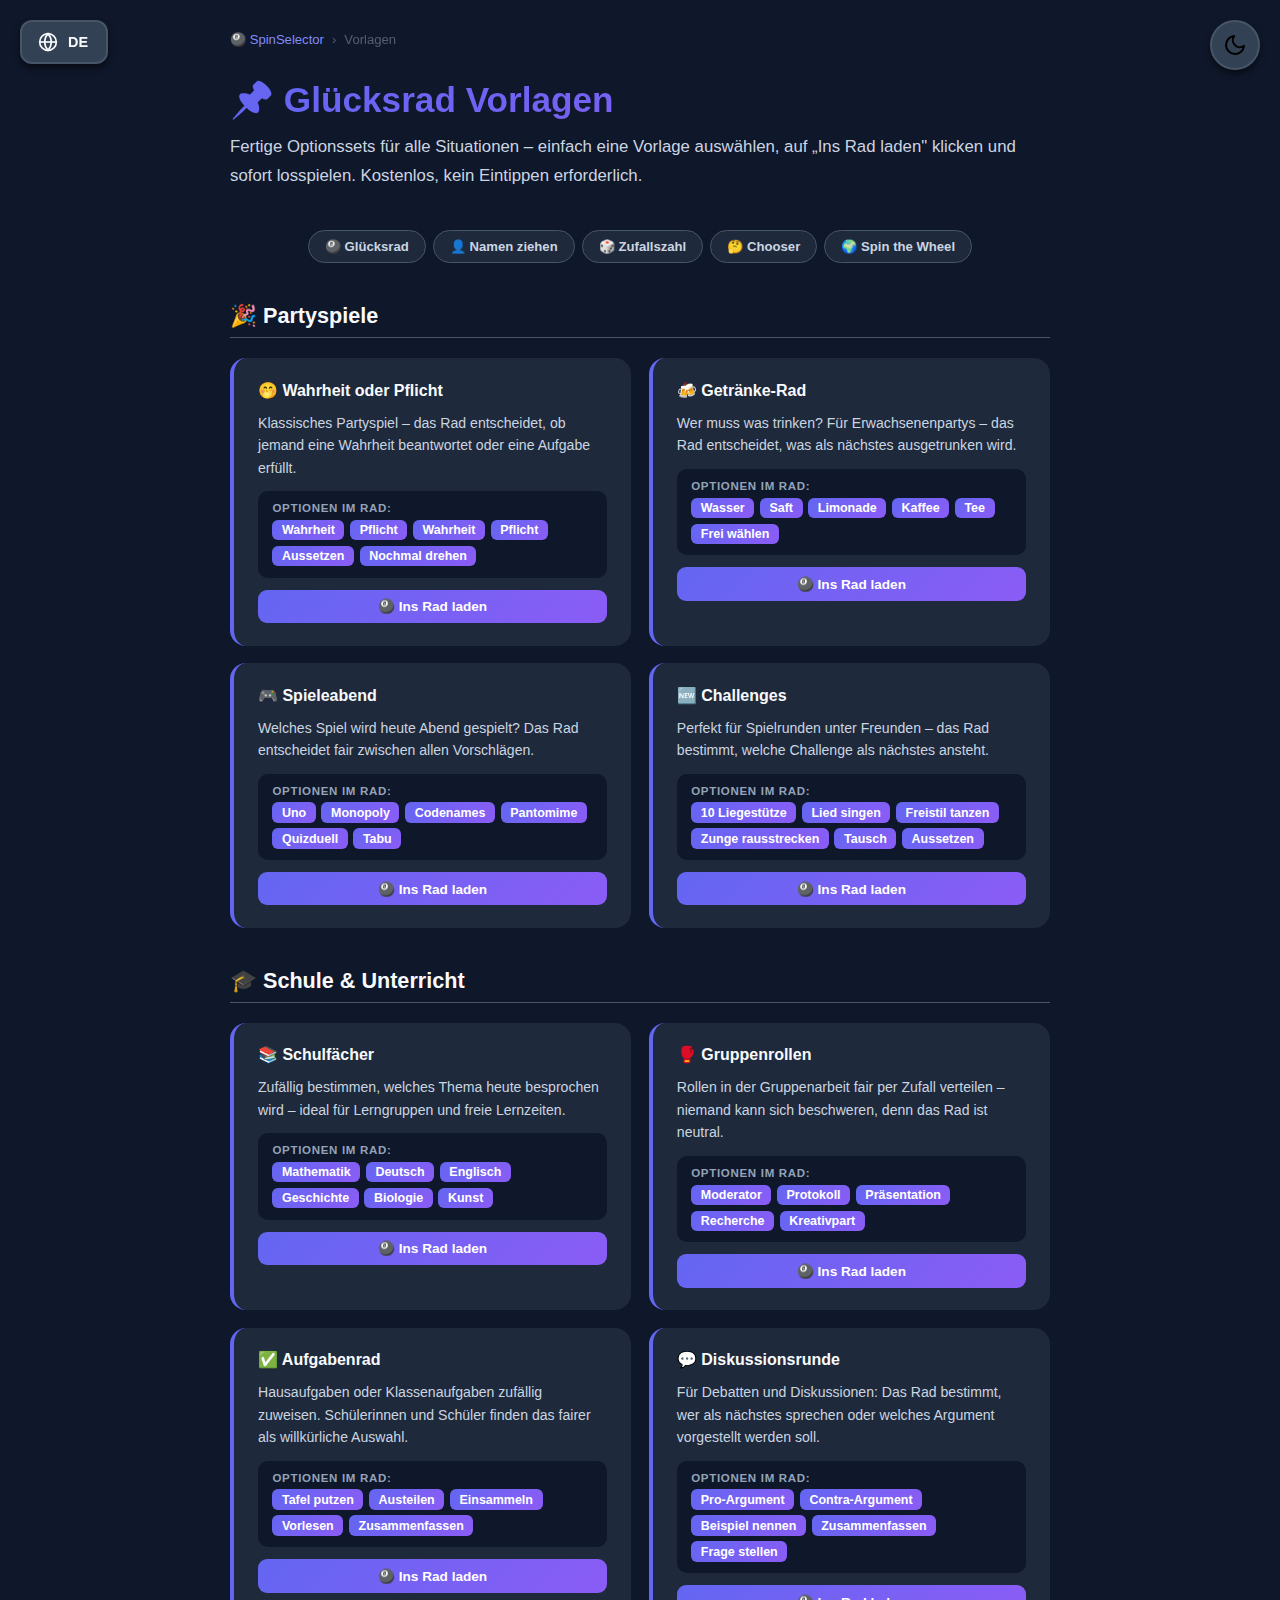
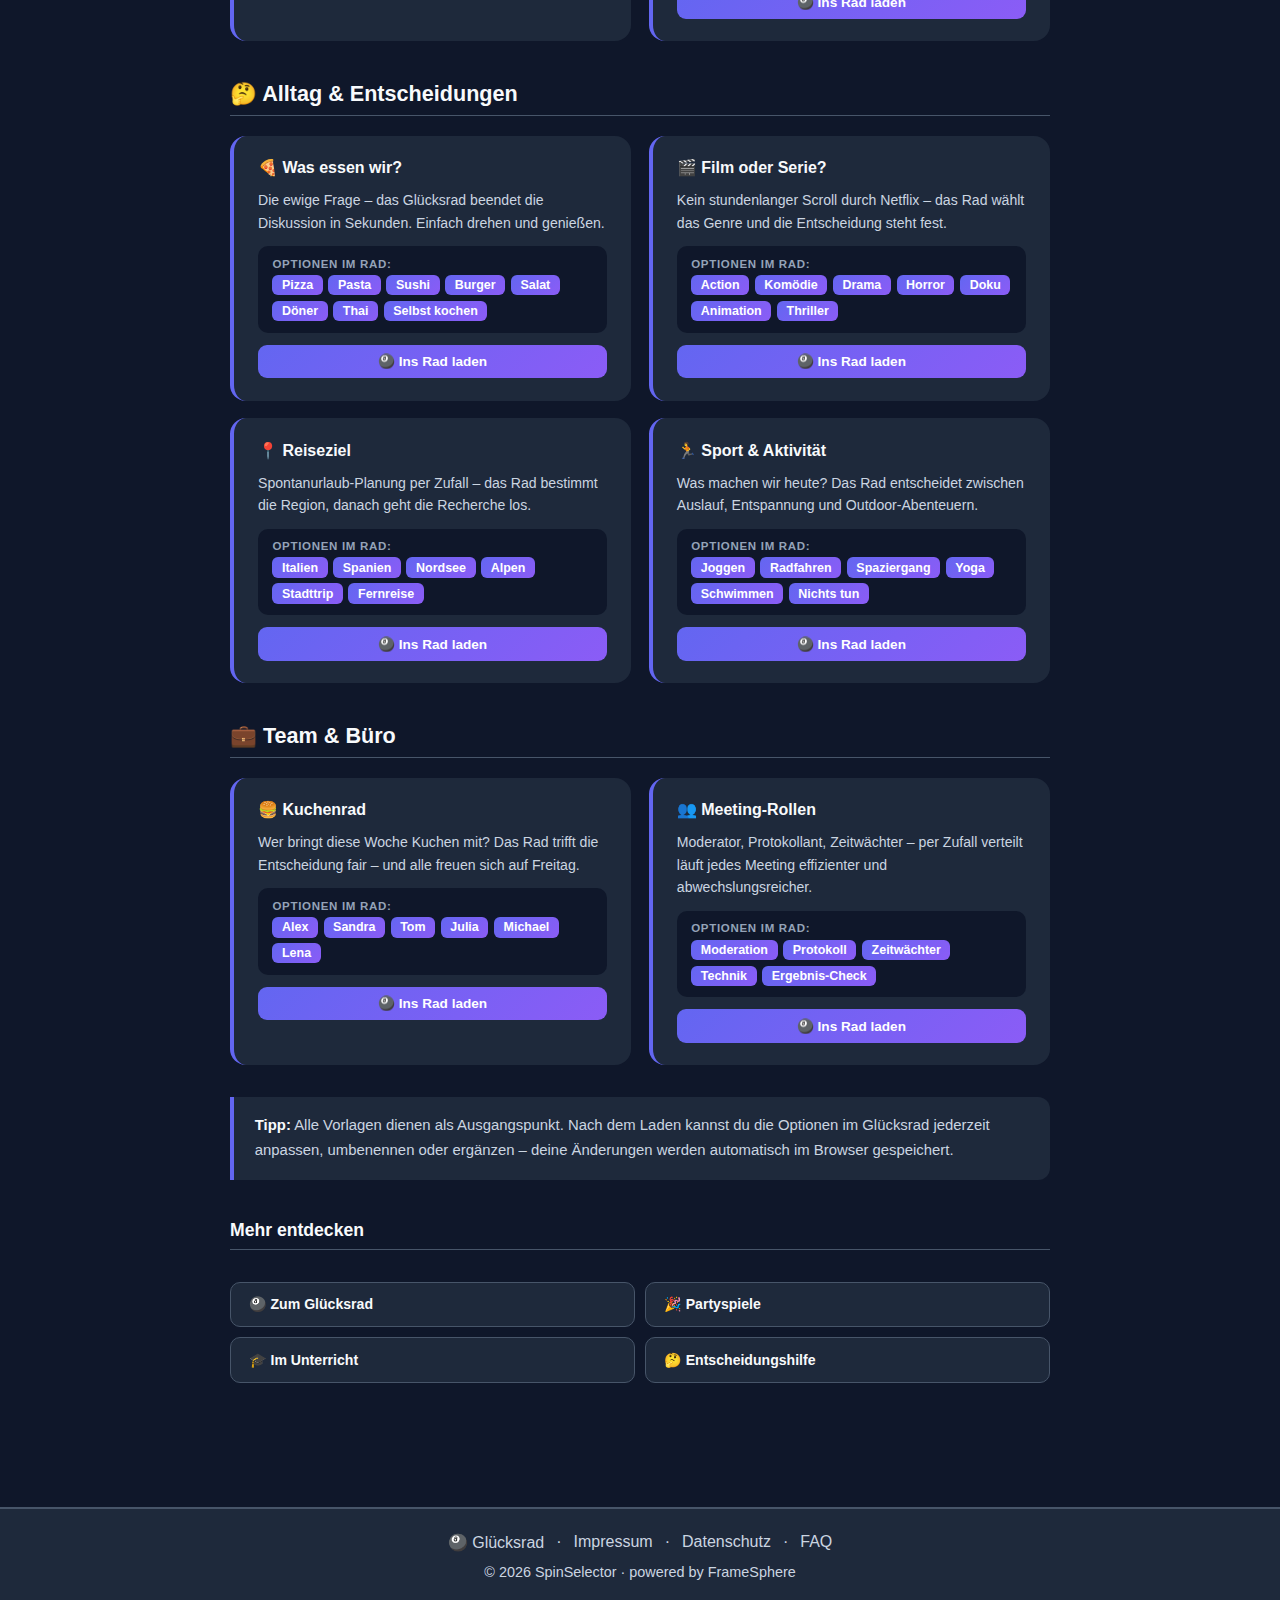
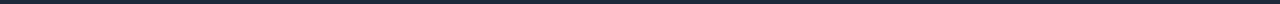
<file: de/gluecksrad-vorlagen.html>
<!DOCTYPE html>
<html lang="de">
<head>
    <meta charset="UTF-8">
    <meta name="viewport" content="width=device-width, initial-scale=1.0">
    <title>Glücksrad Vorlagen – Fertige Rad-Templates kostenlos | SpinSelector</title>
    <meta name="description" content="Kostenlose Glücksrad-Vorlagen: Fertige Templates für Partyspiele, Wahrheit oder Pflicht, Namen ziehen, Unterricht, Aufgabenrad und mehr. Mit einem Klick ins Glücksrad laden.">
    <meta name="keywords" content="Glücksrad Vorlagen, Glücksrad Template, Rad Vorlage kostenlos, Wahrheit oder Pflicht Rad, Partyspiel Glücksrad, Aufgabenrad Vorlage, Unterricht Glücksrad Vorlage, fertige Glücksrad Optionen">
    <link rel="canonical" href="https://spinselector.pages.dev/de/gluecksrad-vorlagen.html">

    <!-- Hreflang für alle Sprachen -->
    <link rel="alternate" hreflang="de" href="https://spinselector.pages.dev/de/gluecksrad-vorlagen.html">
    <link rel="alternate" hreflang="en" href="https://spinselector.pages.dev/en/wheel-templates.html">
    <link rel="alternate" hreflang="fr" href="https://spinselector.pages.dev/fr/modeles-roue.html">
    <link rel="alternate" hreflang="es" href="https://spinselector.pages.dev/es/plantillas-ruleta.html">
    <link rel="alternate" hreflang="x-default" href="https://spinselector.pages.dev/">

    <link rel="icon" type="image/svg+xml" href="/assets/favicon.svg">
    <meta property="og:title" content="Glücksrad Vorlagen – Fertige Templates für jede Situation">
    <meta property="og:description" content="Fertige Glücksrad-Vorlagen kostenlos nutzen: Partyspiele, Wahrheit oder Pflicht, Unterricht, Entscheidungen und mehr – direkt ins Rad laden.">
    <meta property="og:type" content="website">
    <meta property="og:url" content="https://spinselector.pages.dev/de/gluecksrad-vorlagen.html">
    <meta property="og:image" content="https://spinselector.pages.dev/assets/favicon.svg">
    <meta name="theme-color" content="#0f172a">
    <script type="application/ld+json">
    {"@context":"https://schema.org","@type":"WebPage","name":"Glücksrad Vorlagen – Fertige Templates","url":"https://spinselector.pages.dev/de/gluecksrad-vorlagen.html","description":"Kostenlose Glücksrad-Vorlagen: Fertige Optionssets für Partyspiele, Wahrheit oder Pflicht, Unterricht und mehr. Mit einem Klick ins SpinSelector-Glücksrad laden.","inLanguage":"de"}
    </script>
    <link rel="stylesheet" href="/styles.css">
    <link rel="stylesheet" href="/seo-pages.css">
    <script async src="https://pagead2.googlesyndication.com/pagead/js/adsbygoogle.js?client=ca-pub-3654554314003005" crossorigin="anonymous"></script>
    <style>
        .mode-nav { display: flex; gap: 0.45rem; flex-wrap: wrap; justify-content: center; padding: 0 1.25rem; margin: 0 auto 1.25rem; max-width: 900px; }
        .mode-btn { display: inline-flex; align-items: center; gap: 0.4rem; padding: 0.5rem 1rem; border-radius: 999px; background: var(--card-bg,#1e293b); color: var(--text-secondary,#cbd5e1); text-decoration: none; font-size: 0.82rem; font-weight: 600; border: 1px solid var(--border,#334155); transition: background .18s, color .18s, transform .18s; white-space: nowrap; }
        .mode-btn:hover { background: var(--accent,#6366f1); color: #fff; transform: translateY(-1px); border-color: transparent; }
        .mode-btn.active { background: var(--accent,#6366f1); color: #fff; border-color: transparent; }
        .template-grid { display: grid; grid-template-columns: 1fr 1fr; gap: 1.1rem; margin-bottom: 2rem; }
        .tpl-card { background: var(--card-bg,#1e293b); border-radius: 16px; padding: 1.4rem 1.5rem; display: flex; flex-direction: column; gap: 0.75rem; border-left: 4px solid var(--accent,#6366f1); }
        .tpl-card h3 { font-size: 1rem; font-weight: 800; color: var(--text,#f8fafc); margin: 0; display: flex; align-items: center; gap: 0.45rem; }
        .tpl-card p { font-size: 0.88rem; color: var(--text-secondary,#cbd5e1); line-height: 1.6; margin: 0; }
        .tpl-options { background: var(--bg,#0f172a); border-radius: 10px; padding: 0.7rem 0.9rem; }
        .tpl-options span { display: block; font-size: 0.72rem; font-weight: 700; text-transform: uppercase; letter-spacing: 0.06em; color: var(--text-muted,#94a3b8); margin-bottom: 0.35rem; }
        .tpl-options ul { list-style: none; padding: 0; margin: 0; display: flex; flex-wrap: wrap; gap: 0.35rem; }
        .tpl-options ul li { background: linear-gradient(135deg,#6366f1,#8b5cf6); color: #fff; border-radius: 6px; padding: 0.2rem 0.6rem; font-size: 0.78rem; font-weight: 600; }
        .tpl-load-btn { display: inline-flex; align-items: center; justify-content: center; gap: 0.45rem; background: linear-gradient(135deg,#6366f1,#8b5cf6); color: #fff; border: none; border-radius: 9px; padding: 0.55rem 1rem; font-size: 0.85rem; font-weight: 700; cursor: pointer; transition: opacity .18s, transform .18s; text-decoration: none; }
        .tpl-load-btn:hover { opacity: 0.88; transform: translateY(-1px); }
        @media (max-width: 640px) { .template-grid { grid-template-columns: 1fr; } .mode-nav { gap: 0.35rem; padding: 0 0.75rem; } .mode-btn { font-size: 0.76rem; padding: 0.45rem 0.8rem; } }
    </style>
    <script>
        window.i18n = {
            t: function(k){ var s={'empty-state':'Keine Optionen vorhanden.','canvas-empty':'Füge Optionen hinzu','confirm-clear':'Alle löschen?','default-options':['Option 1','Option 2','Option 3']}; return s[k]||k; },
            setLanguage: function(l){ localStorage.setItem('language',l); window.location.href='/'+l+'/'; },
            initLanguage: function(){}, currentLanguage: function(){ return 'de'; }
        };
        var COLORS=['#FF6B6B','#4ECDC4','#45B7D1','#FFA07A','#98D8C8','#F7DC6F','#BB8FCE','#85C1E2','#F8B739','#52B788'];
        function loadTemplate(opts) {
            var wheel = opts.map(function(t,i){ return {text:t,color:COLORS[i%COLORS.length],id:Date.now()+i}; });
            try { localStorage.setItem('wheelOptions', JSON.stringify(wheel)); } catch(e){}
            window.location.href = '/de/';
        }
    </script>
</head>
<body>
    <div class="language-selector">
        <button id="langToggle" class="lang-button" aria-label="Sprache wechseln">
            <svg xmlns="http://www.w3.org/2000/svg" width="20" height="20" viewBox="0 0 24 24" fill="none" stroke="currentColor" stroke-width="2"><circle cx="12" cy="12" r="10"></circle><line x1="2" y1="12" x2="22" y2="12"></line><path d="M12 2a15.3 15.3 0 0 1 4 10 15.3 15.3 0 0 1-4 10 15.3 15.3 0 0 1-4-10 15.3 15.3 0 0 1 4-10z"></path></svg>
            <span id="currentLang">DE</span>
        </button>
        <div id="langDropdown" class="lang-dropdown hidden">
            <button data-lang="de" class="lang-option">&#127465;&#127466; Deutsch</button>
            <button data-lang="en" class="lang-option">&#127468;&#127463; English</button>
            <button data-lang="fr" class="lang-option">&#127467;&#127479; Français</button>
            <button data-lang="es" class="lang-option">&#127466;&#127480; Español</button>
        </div>
    </div>
    <div class="theme-toggle">
        <button id="themeToggle" aria-label="Theme wechseln">
            <svg class="sun-icon" xmlns="http://www.w3.org/2000/svg" width="24" height="24" viewBox="0 0 24 24" fill="none" stroke="currentColor" stroke-width="2" stroke-linecap="round" stroke-linejoin="round"><circle cx="12" cy="12" r="5"></circle><line x1="12" y1="1" x2="12" y2="3"></line><line x1="12" y1="21" x2="12" y2="23"></line><line x1="4.22" y1="4.22" x2="5.64" y2="5.64"></line><line x1="18.36" y1="18.36" x2="19.78" y2="19.78"></line><line x1="1" y1="12" x2="3" y2="12"></line><line x1="21" y1="12" x2="23" y2="12"></line><line x1="4.22" y1="19.78" x2="5.64" y2="18.36"></line><line x1="18.36" y1="5.64" x2="19.78" y2="4.22"></line></svg>
            <svg class="moon-icon" xmlns="http://www.w3.org/2000/svg" width="24" height="24" viewBox="0 0 24 24" fill="none" stroke="currentColor" stroke-width="2" stroke-linecap="round" stroke-linejoin="round"><path d="M21 12.79A9 9 0 1 1 11.21 3 7 7 0 0 0 21 12.79z"></path></svg>
        </button>
    </div>

    <div class="page-wrap">
        <nav class="breadcrumb" aria-label="Breadcrumb">
            <a href="/de/">&#127921; SpinSelector</a><span>›</span><span>Vorlagen</span>
        </nav>

        <div class="page-hero">
            <h1>&#128204; Glücksrad Vorlagen</h1>
            <p class="lead">Fertige Optionssets für alle Situationen – einfach eine Vorlage auswählen, auf „Ins Rad laden" klicken und sofort losspielen. Kostenlos, kein Eintippen erforderlich.</p>
        </div>

        <nav class="mode-nav" aria-label="Spielmodi">
            <a href="/de/" class="mode-btn">&#127921; Glücksrad</a>
            <a href="/de/wheel-of-names.html" class="mode-btn">&#128100; Namen ziehen</a>
            <a href="/de/zufallszahl-generator.html" class="mode-btn">&#127922; Zufallszahl</a>
            <a href="/de/chooser.html" class="mode-btn">&#129300; Chooser</a>
            <a href="/de/spin-the-wheel.html" class="mode-btn">&#127757; Spin the Wheel</a>
        </nav>

        <!-- PARTY -->
        <h2 class="section-title">&#127881; Partyspiele</h2>
        <div class="template-grid">
            <div class="tpl-card">
                <h3>&#129325; Wahrheit oder Pflicht</h3>
                <p>Klassisches Partyspiel – das Rad entscheidet, ob jemand eine Wahrheit beantwortet oder eine Aufgabe erfüllt.</p>
                <div class="tpl-options">
                    <span>Optionen im Rad:</span>
                    <ul>
                        <li>Wahrheit</li><li>Pflicht</li><li>Wahrheit</li><li>Pflicht</li><li>Aussetzen</li><li>Nochmal drehen</li>
                    </ul>
                </div>
                <button class="tpl-load-btn" onclick="loadTemplate(['Wahrheit','Pflicht','Wahrheit','Pflicht','Aussetzen','Nochmal drehen'])">&#127921; Ins Rad laden</button>
            </div>
            <div class="tpl-card">
                <h3>&#127867; Getränke-Rad</h3>
                <p>Wer muss was trinken? Für Erwachsenenpartys – das Rad entscheidet, was als nächstes ausgetrunken wird.</p>
                <div class="tpl-options">
                    <span>Optionen im Rad:</span>
                    <ul>
                        <li>Wasser</li><li>Saft</li><li>Limonade</li><li>Kaffee</li><li>Tee</li><li>Frei wählen</li>
                    </ul>
                </div>
                <button class="tpl-load-btn" onclick="loadTemplate(['Wasser','Saft','Limonade','Kaffee','Tee','Frei wählen'])">&#127921; Ins Rad laden</button>
            </div>
            <div class="tpl-card">
                <h3>&#127918; Spieleabend</h3>
                <p>Welches Spiel wird heute Abend gespielt? Das Rad entscheidet fair zwischen allen Vorschlägen.</p>
                <div class="tpl-options">
                    <span>Optionen im Rad:</span>
                    <ul>
                        <li>Uno</li><li>Monopoly</li><li>Codenames</li><li>Pantomime</li><li>Quizduell</li><li>Tabu</li>
                    </ul>
                </div>
                <button class="tpl-load-btn" onclick="loadTemplate(['Uno','Monopoly','Codenames','Pantomime','Quizduell','Tabu'])">&#127921; Ins Rad laden</button>
            </div>
            <div class="tpl-card">
                <h3>&#127381; Challenges</h3>
                <p>Perfekt für Spielrunden unter Freunden – das Rad bestimmt, welche Challenge als nächstes ansteht.</p>
                <div class="tpl-options">
                    <span>Optionen im Rad:</span>
                    <ul>
                        <li>10 Liegestütze</li><li>Lied singen</li><li>Freistil tanzen</li><li>Zunge rausstrecken</li><li>Tausch</li><li>Aussetzen</li>
                    </ul>
                </div>
                <button class="tpl-load-btn" onclick="loadTemplate(['10 Liegestütze','Lied singen','Freistil tanzen','Zunge rausstrecken','Tausch','Aussetzen'])">&#127921; Ins Rad laden</button>
            </div>
        </div>

        <!-- UNTERRICHT -->
        <h2 class="section-title">&#127891; Schule &amp; Unterricht</h2>
        <div class="template-grid">
            <div class="tpl-card">
                <h3>&#128218; Schulfächer</h3>
                <p>Zufällig bestimmen, welches Thema heute besprochen wird – ideal für Lerngruppen und freie Lernzeiten.</p>
                <div class="tpl-options">
                    <span>Optionen im Rad:</span>
                    <ul>
                        <li>Mathematik</li><li>Deutsch</li><li>Englisch</li><li>Geschichte</li><li>Biologie</li><li>Kunst</li>
                    </ul>
                </div>
                <button class="tpl-load-btn" onclick="loadTemplate(['Mathematik','Deutsch','Englisch','Geschichte','Biologie','Kunst'])">&#127921; Ins Rad laden</button>
            </div>
            <div class="tpl-card">
                <h3>&#129354; Gruppenrollen</h3>
                <p>Rollen in der Gruppenarbeit fair per Zufall verteilen – niemand kann sich beschweren, denn das Rad ist neutral.</p>
                <div class="tpl-options">
                    <span>Optionen im Rad:</span>
                    <ul>
                        <li>Moderator</li><li>Protokoll</li><li>Präsentation</li><li>Recherche</li><li>Kreativpart</li>
                    </ul>
                </div>
                <button class="tpl-load-btn" onclick="loadTemplate(['Moderator','Protokoll','Präsentation','Recherche','Kreativpart'])">&#127921; Ins Rad laden</button>
            </div>
            <div class="tpl-card">
                <h3>&#9989; Aufgabenrad</h3>
                <p>Hausaufgaben oder Klassenaufgaben zufällig zuweisen. Schülerinnen und Schüler finden das fairer als willkürliche Auswahl.</p>
                <div class="tpl-options">
                    <span>Optionen im Rad:</span>
                    <ul>
                        <li>Tafel putzen</li><li>Austeilen</li><li>Einsammeln</li><li>Vorlesen</li><li>Zusammenfassen</li>
                    </ul>
                </div>
                <button class="tpl-load-btn" onclick="loadTemplate(['Tafel putzen','Austeilen','Einsammeln','Vorlesen','Zusammenfassen'])">&#127921; Ins Rad laden</button>
            </div>
            <div class="tpl-card">
                <h3>&#128172; Diskussionsrunde</h3>
                <p>Für Debatten und Diskussionen: Das Rad bestimmt, wer als nächstes sprechen oder welches Argument vorgestellt werden soll.</p>
                <div class="tpl-options">
                    <span>Optionen im Rad:</span>
                    <ul>
                        <li>Pro-Argument</li><li>Contra-Argument</li><li>Beispiel nennen</li><li>Zusammenfassen</li><li>Frage stellen</li>
                    </ul>
                </div>
                <button class="tpl-load-btn" onclick="loadTemplate(['Pro-Argument','Contra-Argument','Beispiel nennen','Zusammenfassen','Frage stellen'])">&#127921; Ins Rad laden</button>
            </div>
        </div>

        <!-- ALLTAG & ENTSCHEIDUNGEN -->
        <h2 class="section-title">&#129300; Alltag &amp; Entscheidungen</h2>
        <div class="template-grid">
            <div class="tpl-card">
                <h3>&#127829; Was essen wir?</h3>
                <p>Die ewige Frage – das Glücksrad beendet die Diskussion in Sekunden. Einfach drehen und genießen.</p>
                <div class="tpl-options">
                    <span>Optionen im Rad:</span>
                    <ul>
                        <li>Pizza</li><li>Pasta</li><li>Sushi</li><li>Burger</li><li>Salat</li><li>Döner</li><li>Thai</li><li>Selbst kochen</li>
                    </ul>
                </div>
                <button class="tpl-load-btn" onclick="loadTemplate(['Pizza','Pasta','Sushi','Burger','Salat','Döner','Thai','Selbst kochen'])">&#127921; Ins Rad laden</button>
            </div>
            <div class="tpl-card">
                <h3>&#127916; Film oder Serie?</h3>
                <p>Kein stundenlanger Scroll durch Netflix – das Rad wählt das Genre und die Entscheidung steht fest.</p>
                <div class="tpl-options">
                    <span>Optionen im Rad:</span>
                    <ul>
                        <li>Action</li><li>Komödie</li><li>Drama</li><li>Horror</li><li>Doku</li><li>Animation</li><li>Thriller</li>
                    </ul>
                </div>
                <button class="tpl-load-btn" onclick="loadTemplate(['Action','Komödie','Drama','Horror','Doku','Animation','Thriller'])">&#127921; Ins Rad laden</button>
            </div>
            <div class="tpl-card">
                <h3>&#128205; Reiseziel</h3>
                <p>Spontanurlaub-Planung per Zufall – das Rad bestimmt die Region, danach geht die Recherche los.</p>
                <div class="tpl-options">
                    <span>Optionen im Rad:</span>
                    <ul>
                        <li>Italien</li><li>Spanien</li><li>Nordsee</li><li>Alpen</li><li>Stadttrip</li><li>Fernreise</li>
                    </ul>
                </div>
                <button class="tpl-load-btn" onclick="loadTemplate(['Italien','Spanien','Nordsee','Alpen','Stadttrip','Fernreise'])">&#127921; Ins Rad laden</button>
            </div>
            <div class="tpl-card">
                <h3>&#127939; Sport &amp; Aktivität</h3>
                <p>Was machen wir heute? Das Rad entscheidet zwischen Auslauf, Entspannung und Outdoor-Abenteuern.</p>
                <div class="tpl-options">
                    <span>Optionen im Rad:</span>
                    <ul>
                        <li>Joggen</li><li>Radfahren</li><li>Spaziergang</li><li>Yoga</li><li>Schwimmen</li><li>Nichts tun</li>
                    </ul>
                </div>
                <button class="tpl-load-btn" onclick="loadTemplate(['Joggen','Radfahren','Spaziergang','Yoga','Schwimmen','Nichts tun'])">&#127921; Ins Rad laden</button>
            </div>
        </div>

        <!-- TEAM & BÜRO -->
        <h2 class="section-title">&#128188; Team &amp; Büro</h2>
        <div class="template-grid">
            <div class="tpl-card">
                <h3>&#127828; Kuchenrad</h3>
                <p>Wer bringt diese Woche Kuchen mit? Das Rad trifft die Entscheidung fair – und alle freuen sich auf Freitag.</p>
                <div class="tpl-options">
                    <span>Optionen im Rad:</span>
                    <ul>
                        <li>Alex</li><li>Sandra</li><li>Tom</li><li>Julia</li><li>Michael</li><li>Lena</li>
                    </ul>
                </div>
                <button class="tpl-load-btn" onclick="loadTemplate(['Alex','Sandra','Tom','Julia','Michael','Lena'])">&#127921; Ins Rad laden</button>
            </div>
            <div class="tpl-card">
                <h3>&#128101; Meeting-Rollen</h3>
                <p>Moderator, Protokollant, Zeitwächter – per Zufall verteilt läuft jedes Meeting effizienter und abwechslungsreicher.</p>
                <div class="tpl-options">
                    <span>Optionen im Rad:</span>
                    <ul>
                        <li>Moderation</li><li>Protokoll</li><li>Zeitwächter</li><li>Technik</li><li>Ergebnis-Check</li>
                    </ul>
                </div>
                <button class="tpl-load-btn" onclick="loadTemplate(['Moderation','Protokoll','Zeitwächter','Technik','Ergebnis-Check'])">&#127921; Ins Rad laden</button>
            </div>
        </div>

        <div class="tip-box">
            <p><strong>Tipp:</strong> Alle Vorlagen dienen als Ausgangspunkt. Nach dem Laden kannst du die Optionen im Glücksrad jederzeit anpassen, umbenennen oder ergänzen – deine Änderungen werden automatisch im Browser gespeichert.</p>
        </div>

        <div class="section-title" style="font-size:1.1rem">Mehr entdecken</div>
        <nav class="related-links" aria-label="Verwandte Seiten">
            <a href="/de/">&#127921; Zum Glücksrad</a>
            <a href="/de/partyspiele.html">&#127881; Partyspiele</a>
            <a href="/de/unterricht.html">&#127891; Im Unterricht</a>
            <a href="/de/entscheidungen.html">&#129300; Entscheidungshilfe</a>
        </nav>
    </div>

    <footer>
        <div class="footer-content">
            <div class="footer-links">
                <a href="/de/" class="footer-link">&#127921; Glücksrad</a>
                <span class="footer-separator">·</span>
                <a href="/impressum.html" class="footer-link">Impressum</a>
                <span class="footer-separator">·</span>
                <a href="/datenschutz.html" class="footer-link">Datenschutz</a>
                <span class="footer-separator">·</span>
                <a href="/de/faq.html" class="footer-link">FAQ</a>
            </div>
            <div class="footer-copyright">© 2026 SpinSelector · powered by <a href="https://frame-sphere.vercel.app" class="footer-link">FrameSphere</a></div>
        </div>
    </footer>
    <script src="/script.js"></script>
    <script>function initTheme(){var t=localStorage.getItem('theme')||'dark';document.documentElement.setAttribute('data-theme',t);}initTheme();</script>
</body>
</html>
</file>
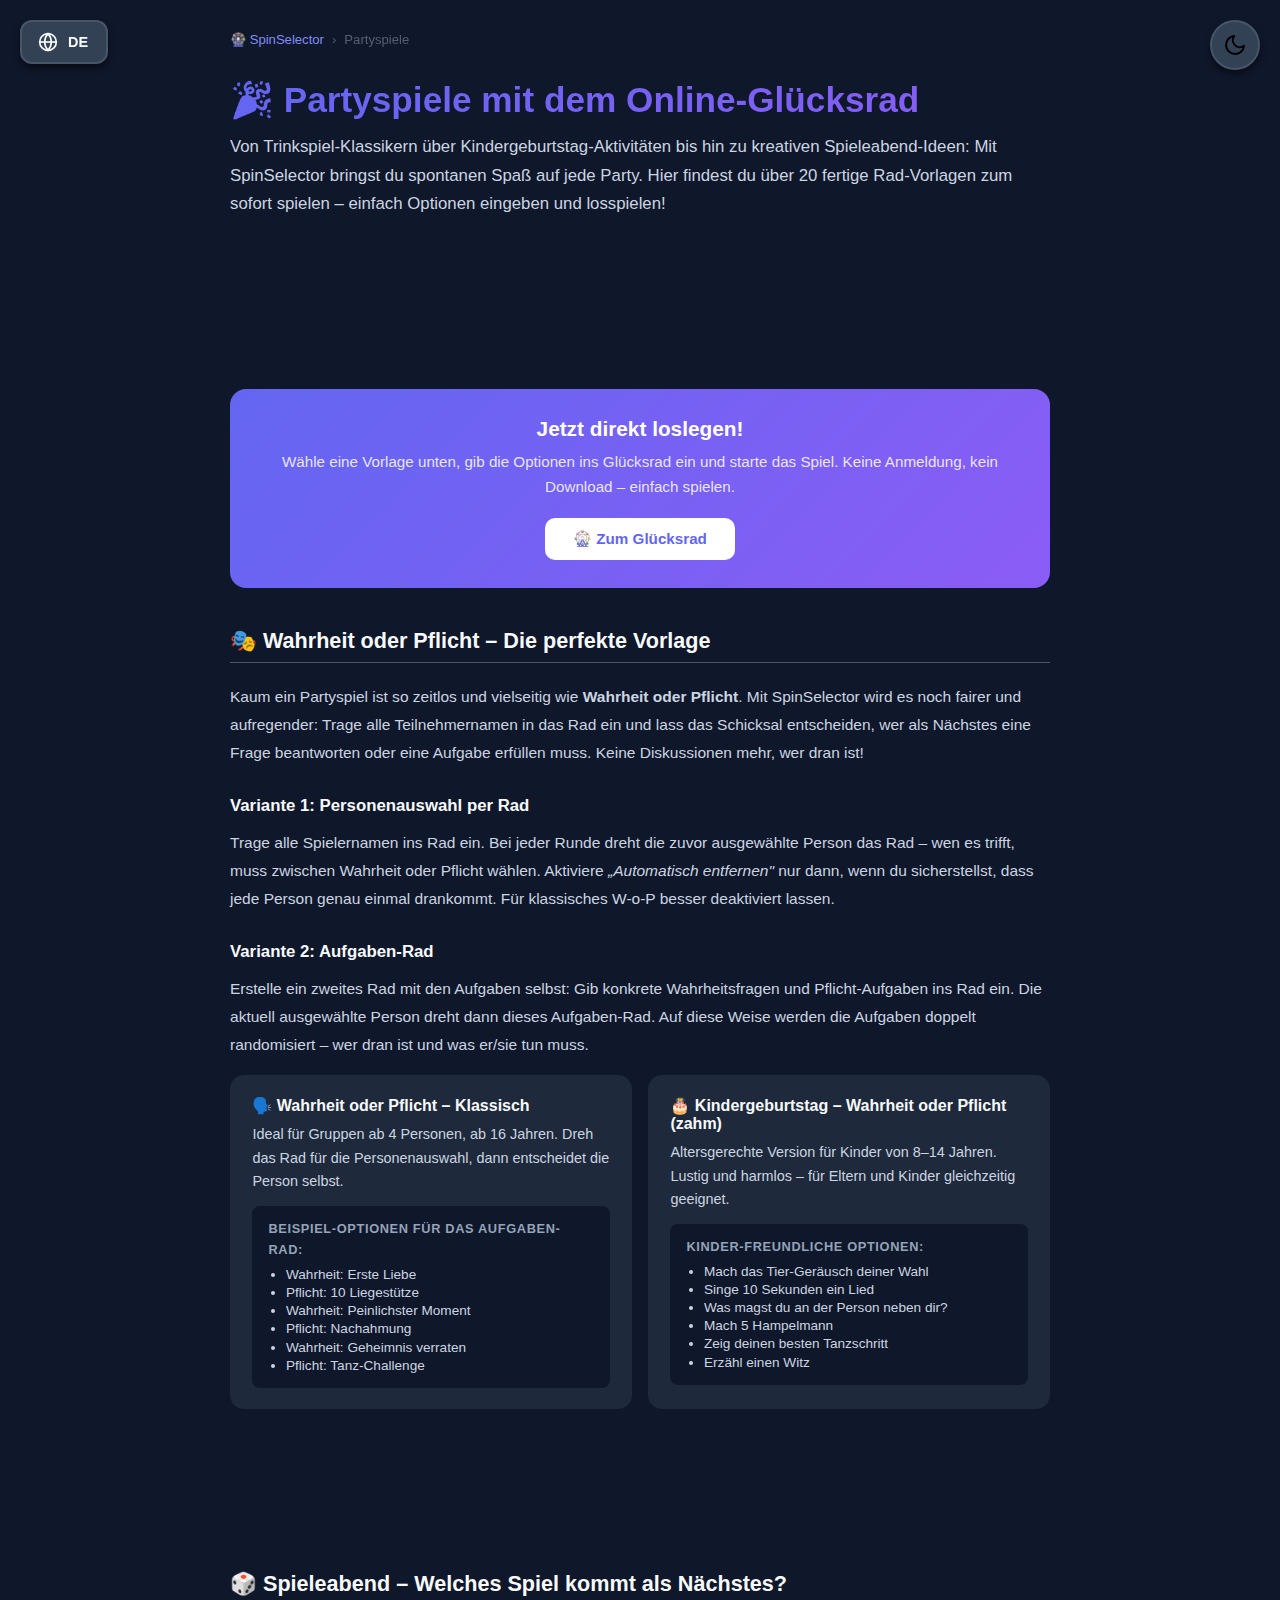
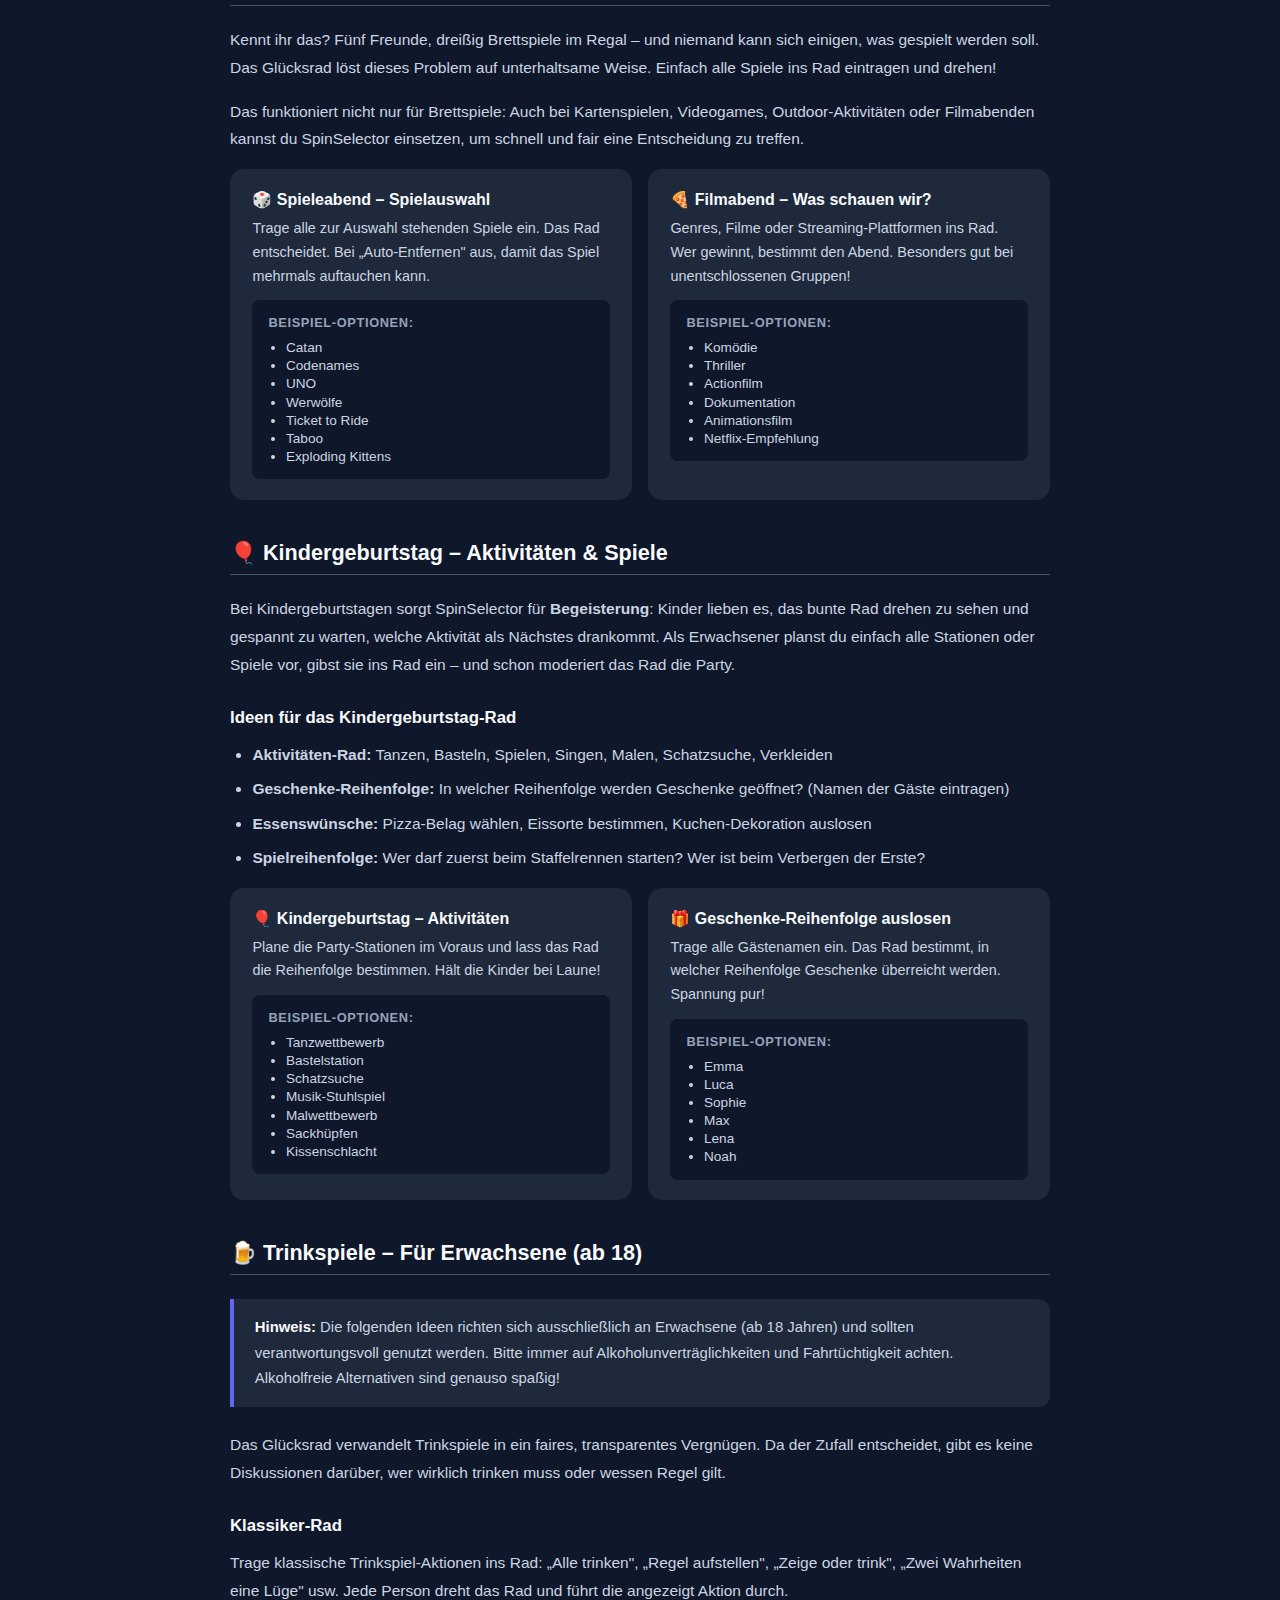
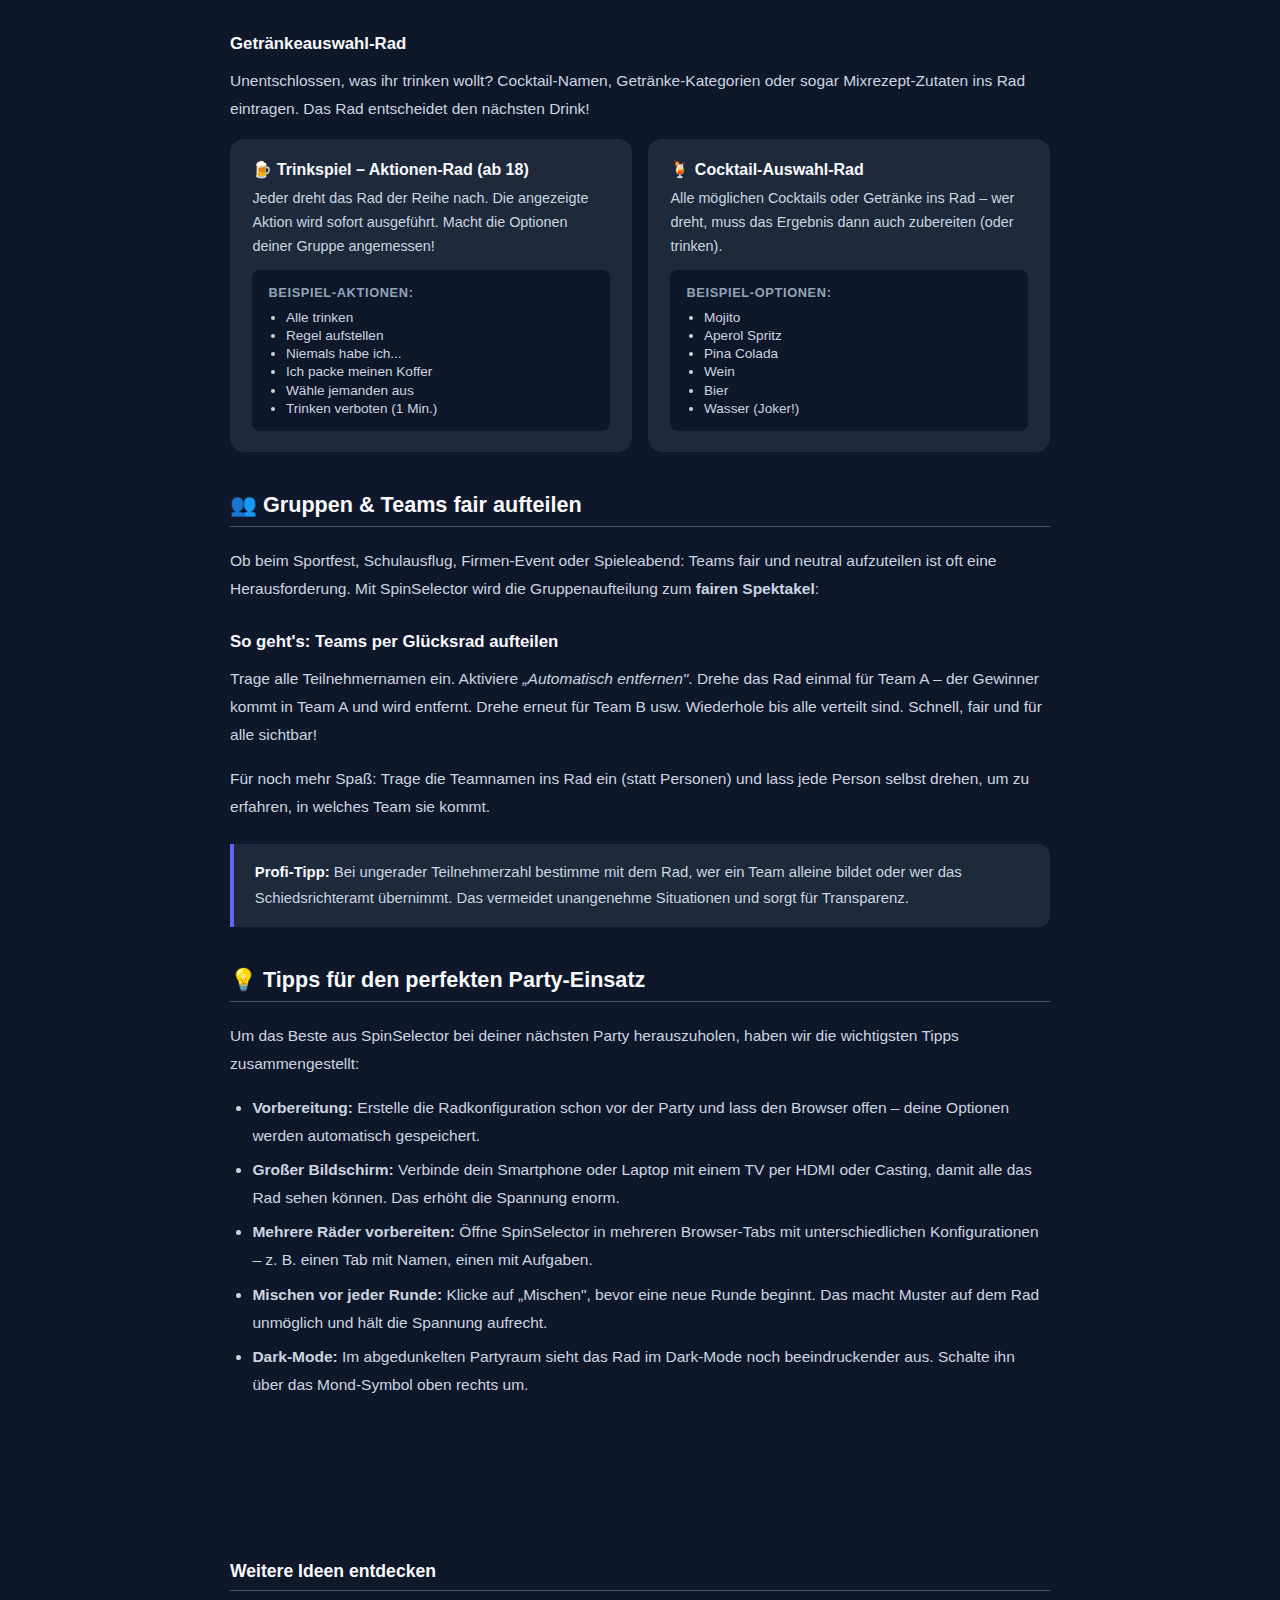
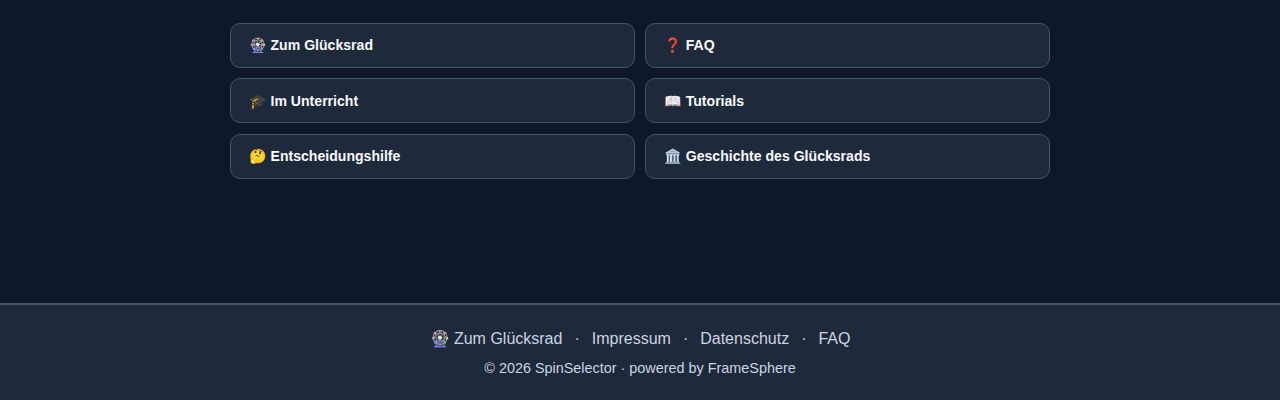
<file: de/partyspiele.html>
<!DOCTYPE html>
<html lang="de">
<head>
    <meta charset="UTF-8">
    <meta name="viewport" content="width=device-width, initial-scale=1.0">
    <title>Partyspiele mit dem Glücksrad – Ideen & Vorlagen | SpinSelector</title>
    <meta name="description" content="Partyspiele mit dem Online-Glücksrad: Trinkspiele, Wahrheit oder Pflicht, Kindergeburtstag, Spieleabend & mehr. Über 20 fertige Rad-Vorlagen zum sofort spielen.">
    <meta name="keywords" content="Partyspiele Glücksrad, Trinkspiele Rad, Wahrheit oder Pflicht Glücksrad, Kindergeburtstag Glücksrad, Spieleabend Rad, Partyideen Zufallsgenerator">
    <link rel="canonical" href="https://spinselector.pages.dev/de/partyspiele.html">
    <link rel="alternate" hreflang="de" href="https://spinselector.pages.dev/de/partyspiele.html">
    <link rel="alternate" hreflang="en" href="https://spinselector.pages.dev/en/party-games.html">
    <link rel="alternate" hreflang="x-default" href="https://spinselector.pages.dev/en/party-games.html">
    <link rel="icon" type="image/svg+xml" href="/assets/favicon.svg">
    <meta property="og:title" content="Partyspiele mit dem Glücksrad – Ideen & Vorlagen">
    <meta property="og:description" content="Über 20 fertige Rad-Vorlagen für Partyspiele. Trinkspiele, Wahrheit oder Pflicht, Kindergeburtstag & mehr.">
    <meta property="og:type" content="article">
    <meta property="og:url" content="https://spinselector.pages.dev/de/partyspiele.html">
    <meta property="og:image" content="https://spinselector.pages.dev/assets/favicon.svg">
    <meta name="theme-color" content="#0f172a">

    <script type="application/ld+json">
    {
      "@context": "https://schema.org",
      "@type": "Article",
      "headline": "Partyspiele mit dem Glücksrad – Ideen & fertige Vorlagen",
      "description": "Über 20 fertige Rad-Vorlagen für Partyspiele aller Art.",
      "url": "https://spinselector.pages.dev/de/partyspiele.html",
      "inLanguage": "de",
      "publisher": { "@type": "Organization", "name": "SpinSelector", "url": "https://spinselector.pages.dev" },
      "mainEntityOfPage": "https://spinselector.pages.dev/de/partyspiele.html"
    }
    </script>
    <script type="application/ld+json">
    {
      "@context": "https://schema.org",
      "@type": "FAQPage",
      "mainEntity": [
        {"@type":"Question","name":"Welche Partyspiele eignen sich für das Glücksrad?","acceptedAnswer":{"@type":"Answer","text":"Nahezu jedes Partyspiel, das eine zufällige Auswahl erfordert, funktioniert mit dem Glücksrad: Wahrheit oder Pflicht, Trinkspiele, Aufgaben-Räder, Teamaufteilungen, Namensspiele und vieles mehr."}},
        {"@type":"Question","name":"Kann ich das Glücksrad für Kinder-Partys nutzen?","acceptedAnswer":{"@type":"Answer","text":"Ja, SpinSelector ist ideal für Kindergeburtstage. Trage Spiele, Aktivitäten oder Namen der Kinder ein und lass das Rad bestimmen, wer als nächstes dran ist oder welches Spiel gespielt wird."}}
      ]
    }
    </script>

    <link rel="stylesheet" href="/styles.css">
    <script async src="https://pagead2.googlesyndication.com/pagead/js/adsbygoogle.js?client=ca-pub-3654554314003005" crossorigin="anonymous"></script>
    <style>
        .page-wrap { max-width: 860px; margin: 0 auto; padding: 2rem 1.25rem 4rem; }
        .breadcrumb { display: flex; align-items: center; gap: 0.5rem; font-size: 0.82rem; color: var(--text-muted,#94a3b8); margin-bottom: 2rem; flex-wrap: wrap; }
        .breadcrumb a { color: var(--accent,#818cf8); text-decoration: none; }
        .breadcrumb a:hover { text-decoration: underline; }
        .breadcrumb span { opacity: 0.5; }
        .page-hero { margin-bottom: 2.5rem; }
        .page-hero h1 { font-size: clamp(1.6rem, 4vw, 2.2rem); font-weight: 800; margin: 0 0 0.75rem; line-height: 1.2; }
        .page-hero .lead { font-size: 1.05rem; color: var(--text-secondary,#cbd5e1); line-height: 1.7; margin: 0; }
        .ad-slot { margin: 2rem 0; text-align: center; min-height: 90px; }
        .section-title { font-size: 1.35rem; font-weight: 800; margin: 2.5rem 0 1.25rem; padding-bottom: 0.5rem; border-bottom: 1px solid var(--border,#334155); }
        .game-grid { display: grid; grid-template-columns: 1fr 1fr; gap: 1rem; margin-bottom: 2rem; }
        .game-card { background: var(--card-bg,#1e293b); border-radius: 14px; padding: 1.3rem 1.4rem; }
        .game-card h3 { font-size: 1rem; font-weight: 700; margin: 0 0 0.5rem; display: flex; align-items: center; gap: 0.5rem; }
        .game-card p { color: var(--text-secondary,#cbd5e1); font-size: 0.9rem; line-height: 1.65; margin: 0 0 0.75rem; }
        .game-card .option-list { background: var(--bg,#0f172a); border-radius: 8px; padding: 0.75rem 1rem; }
        .game-card .option-list p { font-size: 0.8rem; font-weight: 600; color: var(--text-muted,#94a3b8); margin: 0 0 0.4rem; text-transform: uppercase; letter-spacing: 0.05em; }
        .game-card .option-list ul { padding-left: 1.1rem; margin: 0; color: var(--text-secondary,#cbd5e1); font-size: 0.85rem; }
        .game-card .option-list ul li { margin-bottom: 0.2rem; }
        .cta-banner { background: linear-gradient(135deg, #6366f1 0%, #8b5cf6 100%); border-radius: 16px; padding: 1.75rem 2rem; margin: 2.5rem 0; text-align: center; }
        .cta-banner h2 { color: #fff; font-size: 1.3rem; margin: 0 0 0.6rem; }
        .cta-banner p { color: rgba(255,255,255,0.85); font-size: 0.95rem; margin: 0 0 1.2rem; line-height: 1.6; }
        .cta-btn { display: inline-flex; align-items: center; gap: 0.5rem; background: #fff; color: #6366f1; padding: 0.75rem 1.75rem; border-radius: 10px; font-weight: 700; font-size: 0.95rem; text-decoration: none; transition: transform .18s, box-shadow .18s; }
        .cta-btn:hover { transform: translateY(-2px); box-shadow: 0 8px 20px rgba(0,0,0,0.25); }
        .content-prose { color: var(--text-secondary,#cbd5e1); line-height: 1.8; font-size: 0.97rem; }
        .content-prose h2 { color: var(--text,#f8fafc); font-size: 1.2rem; font-weight: 700; margin: 2rem 0 0.75rem; }
        .content-prose h3 { color: var(--text,#f8fafc); font-size: 1.05rem; font-weight: 700; margin: 1.5rem 0 0.5rem; }
        .content-prose p { margin: 0 0 1rem; }
        .content-prose ul { padding-left: 1.4rem; margin: 0 0 1rem; }
        .content-prose ul li { margin-bottom: 0.4rem; }
        .content-prose a { color: var(--accent,#818cf8); text-decoration: underline; text-underline-offset: 3px; }
        .tip-box { background: var(--card-bg,#1e293b); border-left: 4px solid #6366f1; border-radius: 0 12px 12px 0; padding: 1rem 1.3rem; margin: 1.5rem 0; }
        .tip-box p { color: var(--text-secondary,#cbd5e1); font-size: 0.93rem; margin: 0; line-height: 1.7; }
        .tip-box strong { color: var(--text,#f8fafc); }
        .related-links { display: grid; grid-template-columns: 1fr 1fr; gap: 0.65rem; margin-top: 2rem; }
        .related-links a { display: flex; align-items: center; gap: 0.55rem; padding: 0.85rem 1.1rem; border-radius: 10px; background: var(--card-bg,#1e293b); color: var(--text,#f8fafc); text-decoration: none; font-size: 0.88rem; font-weight: 600; transition: background .18s, transform .18s; border: 1px solid var(--border,#334155); }
        .related-links a:hover { background: var(--accent,#6366f1); transform: translateY(-1px); }
        @media (max-width: 640px) {
            .page-wrap { padding: 1.25rem 0.75rem 3rem; }
            .game-grid { grid-template-columns: 1fr; }
            .related-links { grid-template-columns: 1fr; }
            .cta-banner { padding: 1.3rem 1.2rem; }
        }
    </style>
    <script>
        window.i18n = {
            t: function(k){ var s={'empty-state':'Keine Optionen vorhanden.<br>Füge mindestens 2 Optionen hinzu!','canvas-empty':'Füge Optionen hinzu','confirm-clear':'Möchtest du wirklich alle Optionen löschen?','default-options':['Option 1','Option 2','Option 3']}; return s[k]||k; },
            setLanguage: function(l){ localStorage.setItem('language',l); window.location.href='/'+l+'/'; },
            initLanguage: function(){}, currentLanguage: function(){ return 'de'; }
        };
    </script>
</head>
<body>
    <div class="language-selector">
        <button id="langToggle" class="lang-button" aria-label="Sprache wechseln">
            <svg xmlns="http://www.w3.org/2000/svg" width="20" height="20" viewBox="0 0 24 24" fill="none" stroke="currentColor" stroke-width="2"><circle cx="12" cy="12" r="10"></circle><line x1="2" y1="12" x2="22" y2="12"></line><path d="M12 2a15.3 15.3 0 0 1 4 10 15.3 15.3 0 0 1-4 10 15.3 15.3 0 0 1-4-10 15.3 15.3 0 0 1 4-10z"></path></svg>
            <span id="currentLang">DE</span>
        </button>
        <div id="langDropdown" class="lang-dropdown hidden">
            <button data-lang="de" class="lang-option">🇩🇪 Deutsch</button>
            <button data-lang="en" class="lang-option">🇬🇧 English</button>
            <button data-lang="fr" class="lang-option">🇫🇷 Français</button>
            <button data-lang="es" class="lang-option">🇪🇸 Español</button>
        </div>
    </div>
    <div class="theme-toggle">
        <button id="themeToggle" aria-label="Theme wechseln">
            <svg class="sun-icon" xmlns="http://www.w3.org/2000/svg" width="24" height="24" viewBox="0 0 24 24" fill="none" stroke="currentColor" stroke-width="2" stroke-linecap="round" stroke-linejoin="round"><circle cx="12" cy="12" r="5"></circle><line x1="12" y1="1" x2="12" y2="3"></line><line x1="12" y1="21" x2="12" y2="23"></line><line x1="4.22" y1="4.22" x2="5.64" y2="5.64"></line><line x1="18.36" y1="18.36" x2="19.78" y2="19.78"></line><line x1="1" y1="12" x2="3" y2="12"></line><line x1="21" y1="12" x2="23" y2="12"></line><line x1="4.22" y1="19.78" x2="5.64" y2="18.36"></line><line x1="18.36" y1="5.64" x2="19.78" y2="4.22"></line></svg>
            <svg class="moon-icon" xmlns="http://www.w3.org/2000/svg" width="24" height="24" viewBox="0 0 24 24" fill="none" stroke="currentColor" stroke-width="2" stroke-linecap="round" stroke-linejoin="round"><path d="M21 12.79A9 9 0 1 1 11.21 3 7 7 0 0 0 21 12.79z"></path></svg>
        </button>
    </div>

    <div class="page-wrap">
        <nav class="breadcrumb" aria-label="Breadcrumb">
            <a href="/de/">🎡 SpinSelector</a><span>›</span><span>Partyspiele</span>
        </nav>

        <div class="page-hero">
            <h1>🎉 Partyspiele mit dem Online-Glücksrad</h1>
            <p class="lead">Von Trinkspiel-Klassikern über Kindergeburtstag-Aktivitäten bis hin zu kreativen Spieleabend-Ideen: Mit SpinSelector bringst du spontanen Spaß auf jede Party. Hier findest du über 20 fertige Rad-Vorlagen zum sofort spielen – einfach Optionen eingeben und losspielen!</p>
        </div>

        <div class="ad-slot">
            <ins class="adsbygoogle" style="display:block" data-ad-client="ca-pub-3654554314003005" data-ad-slot="auto" data-ad-format="auto" data-full-width-responsive="true"></ins>
            <script>(adsbygoogle = window.adsbygoogle || []).push({});</script>
        </div>

        <div class="cta-banner">
            <h2>Jetzt direkt loslegen!</h2>
            <p>Wähle eine Vorlage unten, gib die Optionen ins Glücksrad ein und starte das Spiel. Keine Anmeldung, kein Download – einfach spielen.</p>
            <a href="/de/" class="cta-btn">🎡 Zum Glücksrad</a>
        </div>

        <!-- WAHRHEIT ODER PFLICHT -->
        <h2 class="section-title">🎭 Wahrheit oder Pflicht – Die perfekte Vorlage</h2>
        <div class="content-prose">
            <p>Kaum ein Partyspiel ist so zeitlos und vielseitig wie <strong>Wahrheit oder Pflicht</strong>. Mit SpinSelector wird es noch fairer und aufregender: Trage alle Teilnehmernamen in das Rad ein und lass das Schicksal entscheiden, wer als Nächstes eine Frage beantworten oder eine Aufgabe erfüllen muss. Keine Diskussionen mehr, wer dran ist!</p>

            <h3>Variante 1: Personenauswahl per Rad</h3>
            <p>Trage alle Spielernamen ins Rad ein. Bei jeder Runde dreht die zuvor ausgewählte Person das Rad – wen es trifft, muss zwischen Wahrheit oder Pflicht wählen. Aktiviere <em>„Automatisch entfernen"</em> nur dann, wenn du sicherstellst, dass jede Person genau einmal drankommt. Für klassisches W-o-P besser deaktiviert lassen.</p>

            <h3>Variante 2: Aufgaben-Rad</h3>
            <p>Erstelle ein zweites Rad mit den Aufgaben selbst: Gib konkrete Wahrheitsfragen und Pflicht-Aufgaben ins Rad ein. Die aktuell ausgewählte Person dreht dann dieses Aufgaben-Rad. Auf diese Weise werden die Aufgaben doppelt randomisiert – wer dran ist und was er/sie tun muss.</p>
        </div>

        <div class="game-grid">
            <div class="game-card">
                <h3>🗣️ Wahrheit oder Pflicht – Klassisch</h3>
                <p>Ideal für Gruppen ab 4 Personen, ab 16 Jahren. Dreh das Rad für die Personenauswahl, dann entscheidet die Person selbst.</p>
                <div class="option-list">
                    <p>Beispiel-Optionen für das Aufgaben-Rad:</p>
                    <ul>
                        <li>Wahrheit: Erste Liebe</li>
                        <li>Pflicht: 10 Liegestütze</li>
                        <li>Wahrheit: Peinlichster Moment</li>
                        <li>Pflicht: Nachahmung</li>
                        <li>Wahrheit: Geheimnis verraten</li>
                        <li>Pflicht: Tanz-Challenge</li>
                    </ul>
                </div>
            </div>
            <div class="game-card">
                <h3>🎂 Kindergeburtstag – Wahrheit oder Pflicht (zahm)</h3>
                <p>Altersgerechte Version für Kinder von 8–14 Jahren. Lustig und harmlos – für Eltern und Kinder gleichzeitig geeignet.</p>
                <div class="option-list">
                    <p>Kinder-freundliche Optionen:</p>
                    <ul>
                        <li>Mach das Tier-Geräusch deiner Wahl</li>
                        <li>Singe 10 Sekunden ein Lied</li>
                        <li>Was magst du an der Person neben dir?</li>
                        <li>Mach 5 Hampelmann</li>
                        <li>Zeig deinen besten Tanzschritt</li>
                        <li>Erzähl einen Witz</li>
                    </ul>
                </div>
            </div>
        </div>

        <div class="ad-slot">
            <ins class="adsbygoogle" style="display:block" data-ad-client="ca-pub-3654554314003005" data-ad-slot="auto" data-ad-format="auto" data-full-width-responsive="true"></ins>
            <script>(adsbygoogle = window.adsbygoogle || []).push({});</script>
        </div>

        <!-- SPIELEABEND -->
        <h2 class="section-title">🎲 Spieleabend – Welches Spiel kommt als Nächstes?</h2>
        <div class="content-prose">
            <p>Kennt ihr das? Fünf Freunde, dreißig Brettspiele im Regal – und niemand kann sich einigen, was gespielt werden soll. Das Glücksrad löst dieses Problem auf unterhaltsame Weise. Einfach alle Spiele ins Rad eintragen und drehen!</p>
            <p>Das funktioniert nicht nur für Brettspiele: Auch bei Kartenspielen, Videogames, Outdoor-Aktivitäten oder Filmabenden kannst du SpinSelector einsetzen, um schnell und fair eine Entscheidung zu treffen.</p>
        </div>

        <div class="game-grid">
            <div class="game-card">
                <h3>🎲 Spieleabend – Spielauswahl</h3>
                <p>Trage alle zur Auswahl stehenden Spiele ein. Das Rad entscheidet. Bei „Auto-Entfernen" aus, damit das Spiel mehrmals auftauchen kann.</p>
                <div class="option-list">
                    <p>Beispiel-Optionen:</p>
                    <ul>
                        <li>Catan</li>
                        <li>Codenames</li>
                        <li>UNO</li>
                        <li>Werwölfe</li>
                        <li>Ticket to Ride</li>
                        <li>Taboo</li>
                        <li>Exploding Kittens</li>
                    </ul>
                </div>
            </div>
            <div class="game-card">
                <h3>🍕 Filmabend – Was schauen wir?</h3>
                <p>Genres, Filme oder Streaming-Plattformen ins Rad. Wer gewinnt, bestimmt den Abend. Besonders gut bei unentschlossenen Gruppen!</p>
                <div class="option-list">
                    <p>Beispiel-Optionen:</p>
                    <ul>
                        <li>Komödie</li>
                        <li>Thriller</li>
                        <li>Actionfilm</li>
                        <li>Dokumentation</li>
                        <li>Animationsfilm</li>
                        <li>Netflix-Empfehlung</li>
                    </ul>
                </div>
            </div>
        </div>

        <!-- KINDERGEBURTSTAG -->
        <h2 class="section-title">🎈 Kindergeburtstag – Aktivitäten & Spiele</h2>
        <div class="content-prose">
            <p>Bei Kindergeburtstagen sorgt SpinSelector für <strong>Begeisterung</strong>: Kinder lieben es, das bunte Rad drehen zu sehen und gespannt zu warten, welche Aktivität als Nächstes drankommt. Als Erwachsener planst du einfach alle Stationen oder Spiele vor, gibst sie ins Rad ein – und schon moderiert das Rad die Party.</p>

            <h3>Ideen für das Kindergeburtstag-Rad</h3>
            <ul>
                <li><strong>Aktivitäten-Rad:</strong> Tanzen, Basteln, Spielen, Singen, Malen, Schatzsuche, Verkleiden</li>
                <li><strong>Geschenke-Reihenfolge:</strong> In welcher Reihenfolge werden Geschenke geöffnet? (Namen der Gäste eintragen)</li>
                <li><strong>Essenswünsche:</strong> Pizza-Belag wählen, Eissorte bestimmen, Kuchen-Dekoration auslosen</li>
                <li><strong>Spielreihenfolge:</strong> Wer darf zuerst beim Staffelrennen starten? Wer ist beim Verbergen der Erste?</li>
            </ul>
        </div>

        <div class="game-grid">
            <div class="game-card">
                <h3>🎈 Kindergeburtstag – Aktivitäten</h3>
                <p>Plane die Party-Stationen im Voraus und lass das Rad die Reihenfolge bestimmen. Hält die Kinder bei Laune!</p>
                <div class="option-list">
                    <p>Beispiel-Optionen:</p>
                    <ul>
                        <li>Tanzwettbewerb</li>
                        <li>Bastelstation</li>
                        <li>Schatzsuche</li>
                        <li>Musik-Stuhlspiel</li>
                        <li>Malwettbewerb</li>
                        <li>Sackhüpfen</li>
                        <li>Kissenschlacht</li>
                    </ul>
                </div>
            </div>
            <div class="game-card">
                <h3>🎁 Geschenke-Reihenfolge auslosen</h3>
                <p>Trage alle Gästenamen ein. Das Rad bestimmt, in welcher Reihenfolge Geschenke überreicht werden. Spannung pur!</p>
                <div class="option-list">
                    <p>Beispiel-Optionen:</p>
                    <ul>
                        <li>Emma</li>
                        <li>Luca</li>
                        <li>Sophie</li>
                        <li>Max</li>
                        <li>Lena</li>
                        <li>Noah</li>
                    </ul>
                </div>
            </div>
        </div>

        <!-- TRINKSPIELE -->
        <h2 class="section-title">🍺 Trinkspiele – Für Erwachsene (ab 18)</h2>
        <div class="tip-box">
            <p><strong>Hinweis:</strong> Die folgenden Ideen richten sich ausschließlich an Erwachsene (ab 18 Jahren) und sollten verantwortungsvoll genutzt werden. Bitte immer auf Alkoholunverträglichkeiten und Fahrtüchtigkeit achten. Alkoholfreie Alternativen sind genauso spaßig!</p>
        </div>

        <div class="content-prose">
            <p>Das Glücksrad verwandelt Trinkspiele in ein faires, transparentes Vergnügen. Da der Zufall entscheidet, gibt es keine Diskussionen darüber, wer wirklich trinken muss oder wessen Regel gilt.</p>

            <h3>Klassiker-Rad</h3>
            <p>Trage klassische Trinkspiel-Aktionen ins Rad: „Alle trinken", „Regel aufstellen", „Zeige oder trink", „Zwei Wahrheiten eine Lüge" usw. Jede Person dreht das Rad und führt die angezeigt Aktion durch.</p>

            <h3>Getränkeauswahl-Rad</h3>
            <p>Unentschlossen, was ihr trinken wollt? Cocktail-Namen, Getränke-Kategorien oder sogar Mixrezept-Zutaten ins Rad eintragen. Das Rad entscheidet den nächsten Drink!</p>
        </div>

        <div class="game-grid">
            <div class="game-card">
                <h3>🍺 Trinkspiel – Aktionen-Rad (ab 18)</h3>
                <p>Jeder dreht das Rad der Reihe nach. Die angezeigte Aktion wird sofort ausgeführt. Macht die Optionen deiner Gruppe angemessen!</p>
                <div class="option-list">
                    <p>Beispiel-Aktionen:</p>
                    <ul>
                        <li>Alle trinken</li>
                        <li>Regel aufstellen</li>
                        <li>Niemals habe ich...</li>
                        <li>Ich packe meinen Koffer</li>
                        <li>Wähle jemanden aus</li>
                        <li>Trinken verboten (1 Min.)</li>
                    </ul>
                </div>
            </div>
            <div class="game-card">
                <h3>🍹 Cocktail-Auswahl-Rad</h3>
                <p>Alle möglichen Cocktails oder Getränke ins Rad – wer dreht, muss das Ergebnis dann auch zubereiten (oder trinken).</p>
                <div class="option-list">
                    <p>Beispiel-Optionen:</p>
                    <ul>
                        <li>Mojito</li>
                        <li>Aperol Spritz</li>
                        <li>Pina Colada</li>
                        <li>Wein</li>
                        <li>Bier</li>
                        <li>Wasser (Joker!)</li>
                    </ul>
                </div>
            </div>
        </div>

        <!-- TEAMBUILDING / GRUPPEN -->
        <h2 class="section-title">👥 Gruppen & Teams fair aufteilen</h2>
        <div class="content-prose">
            <p>Ob beim Sportfest, Schulausflug, Firmen-Event oder Spieleabend: Teams fair und neutral aufzuteilen ist oft eine Herausforderung. Mit SpinSelector wird die Gruppenaufteilung zum <strong>fairen Spektakel</strong>:</p>

            <h3>So geht's: Teams per Glücksrad aufteilen</h3>
            <p>Trage alle Teilnehmernamen ein. Aktiviere <em>„Automatisch entfernen"</em>. Drehe das Rad einmal für Team A – der Gewinner kommt in Team A und wird entfernt. Drehe erneut für Team B usw. Wiederhole bis alle verteilt sind. Schnell, fair und für alle sichtbar!</p>
            <p>Für noch mehr Spaß: Trage die Teamnamen ins Rad ein (statt Personen) und lass jede Person selbst drehen, um zu erfahren, in welches Team sie kommt.</p>
        </div>

        <div class="tip-box">
            <p><strong>Profi-Tipp:</strong> Bei ungerader Teilnehmerzahl bestimme mit dem Rad, wer ein Team alleine bildet oder wer das Schiedsrichteramt übernimmt. Das vermeidet unangenehme Situationen und sorgt für Transparenz.</p>
        </div>

        <!-- TIPPS & TRICKS -->
        <h2 class="section-title">💡 Tipps für den perfekten Party-Einsatz</h2>
        <div class="content-prose">
            <p>Um das Beste aus SpinSelector bei deiner nächsten Party herauszuholen, haben wir die wichtigsten Tipps zusammengestellt:</p>
            <ul>
                <li><strong>Vorbereitung:</strong> Erstelle die Radkonfiguration schon vor der Party und lass den Browser offen – deine Optionen werden automatisch gespeichert.</li>
                <li><strong>Großer Bildschirm:</strong> Verbinde dein Smartphone oder Laptop mit einem TV per HDMI oder Casting, damit alle das Rad sehen können. Das erhöht die Spannung enorm.</li>
                <li><strong>Mehrere Räder vorbereiten:</strong> Öffne SpinSelector in mehreren Browser-Tabs mit unterschiedlichen Konfigurationen – z. B. einen Tab mit Namen, einen mit Aufgaben.</li>
                <li><strong>Mischen vor jeder Runde:</strong> Klicke auf „Mischen", bevor eine neue Runde beginnt. Das macht Muster auf dem Rad unmöglich und hält die Spannung aufrecht.</li>
                <li><strong>Dark-Mode:</strong> Im abgedunkelten Partyraum sieht das Rad im Dark-Mode noch beeindruckender aus. Schalte ihn über das Mond-Symbol oben rechts um.</li>
            </ul>
        </div>

        <div class="ad-slot">
            <ins class="adsbygoogle" style="display:block" data-ad-client="ca-pub-3654554314003005" data-ad-slot="auto" data-ad-format="auto" data-full-width-responsive="true"></ins>
            <script>(adsbygoogle = window.adsbygoogle || []).push({});</script>
        </div>

        <div class="section-title" style="font-size:1.1rem">Weitere Ideen entdecken</div>
        <nav class="related-links" aria-label="Verwandte Seiten">
            <a href="/de/">🎡 Zum Glücksrad</a>
            <a href="/de/faq.html">❓ FAQ</a>
            <a href="/de/unterricht.html">🎓 Im Unterricht</a>
            <a href="/de/tutorials.html">📖 Tutorials</a>
            <a href="/de/entscheidungen.html">🤔 Entscheidungshilfe</a>
            <a href="/de/geschichte.html">🏛️ Geschichte des Glücksrads</a>
        </nav>
    </div>

    <footer>
        <div class="footer-content">
            <div class="footer-links">
                <a href="/de/" class="footer-link">🎡 Zum Glücksrad</a>
                <span class="footer-separator">·</span>
                <a href="/impressum.html" class="footer-link">Impressum</a>
                <span class="footer-separator">·</span>
                <a href="/datenschutz.html" class="footer-link">Datenschutz</a>
                <span class="footer-separator">·</span>
                <a href="/de/faq.html" class="footer-link">FAQ</a>
            </div>
            <div class="footer-copyright">© 2026 SpinSelector · powered by <a href="https://frame-sphere.vercel.app" class="footer-link">FrameSphere</a></div>
        </div>
    </footer>
    <script src="/script.js"></script>
    <script>
        function initTheme() { var t=localStorage.getItem('theme')||'dark'; document.documentElement.setAttribute('data-theme',t); }
        initTheme();
    </script>
</body>
</html>
</file>
<file: styles.css>
:root {
    --primary: #6366f1;
    --primary-hover: #4f46e5;
    --secondary: #8b5cf6;
    --danger: #ef4444;
    --danger-hover: #dc2626;
    --success: #10b981;
    --bg-primary: #0f172a;
    --bg-secondary: #1e293b;
    --bg-card: #334155;
    --text-primary: #f8fafc;
    --text-secondary: #cbd5e1;
    --border: #475569;
    --shadow: rgba(0, 0, 0, 0.5);
    --accent-primary: #6366f1;
    --accent-hover: #4f46e5;
    --transition: all 0.3s ease;
}

[data-theme="light"] {
    --primary: #6366f1;
    --primary-hover: #4f46e5;
    --secondary: #8b5cf6;
    --danger: #ef4444;
    --danger-hover: #dc2626;
    --success: #10b981;
    --bg-primary: #f8fafc;
    --bg-secondary: #f1f5f9;
    --bg-card: #ffffff;
    --text-primary: #0f172a;
    --text-secondary: #475569;
    --border: #e2e8f0;
    --shadow: rgba(0, 0, 0, 0.1);
    --accent-primary: #6366f1;
    --accent-hover: #4f46e5;
}

* {
    margin: 0;
    padding: 0;
    box-sizing: border-box;
}

body {
    font-family: -apple-system, BlinkMacSystemFont, 'Segoe UI', Roboto, 'Helvetica Neue', Arial, sans-serif;
    background: var(--bg-primary);
    color: var(--text-primary);
    min-height: 100vh;
    transition: background-color 0.3s ease, color 0.3s ease;
    display: flex;
    flex-direction: column;
}

/* Language Selector */
.language-selector {
    position: fixed;
    top: 20px;
    left: 20px;
    z-index: 1000;
}

.lang-button {
    background: var(--bg-card);
    border: 2px solid var(--border);
    border-radius: 12px;
    padding: 10px 16px;
    cursor: pointer;
    display: flex;
    align-items: center;
    gap: 8px;
    transition: all 0.3s ease;
    box-shadow: 0 4px 6px var(--shadow);
    color: var(--text-primary);
    font-weight: 600;
    font-size: 0.9rem;
}

.lang-button:hover {
    transform: translateY(-2px);
    border-color: var(--primary);
    box-shadow: 0 6px 12px var(--shadow);
}

.lang-button svg {
    width: 20px;
    height: 20px;
}

#currentLang {
    min-width: 24px;
    text-align: center;
}

.lang-dropdown {
    position: absolute;
    top: 100%;
    left: 0;
    margin-top: 8px;
    background: var(--bg-card);
    border: 2px solid var(--border);
    border-radius: 12px;
    box-shadow: 0 8px 16px var(--shadow);
    overflow: hidden;
    min-width: 150px;
    opacity: 1;
    transform: translateY(0);
    transition: all 0.3s ease;
}

.lang-dropdown.hidden {
    opacity: 0;
    transform: translateY(-10px);
    pointer-events: none;
}

.lang-option {
    width: 100%;
    padding: 12px 16px;
    border: none;
    background: transparent;
    color: var(--text-primary);
    text-align: left;
    cursor: pointer;
    transition: all 0.2s ease;
    font-size: 0.95rem;
    display: flex;
    align-items: center;
    gap: 8px;
}

.lang-option:hover {
    background: var(--bg-secondary);
    color: var(--primary);
}

.lang-option:not(:last-child) {
    border-bottom: 1px solid var(--border);
}

/* Theme Toggle */
.theme-toggle {
    position: fixed;
    top: 20px;
    right: 20px;
    z-index: 1000;
}

#themeToggle {
    background: var(--bg-card);
    border: 2px solid var(--border);
    border-radius: 50%;
    width: 50px;
    height: 50px;
    cursor: pointer;
    display: flex;
    align-items: center;
    justify-content: center;
    transition: all 0.3s ease;
    box-shadow: 0 4px 6px var(--shadow);
}

#themeToggle:hover {
    transform: scale(1.1);
    border-color: var(--primary);
}

.sun-icon {
    display: none;
}

.moon-icon {
    display: block;
}

[data-theme="light"] .sun-icon {
    display: block;
}

[data-theme="light"] .moon-icon {
    display: none;
}

.container {
    max-width: 1400px;
    margin: 0 auto;
    padding: 20px;
    flex: 1;
}

header {
    text-align: center;
    margin-bottom: 40px;
    padding-top: 40px;
}

h1 {
    font-size: 3.5rem;
    font-weight: 800;
    background: linear-gradient(135deg, var(--primary), var(--secondary));
    -webkit-background-clip: text;
    -webkit-text-fill-color: transparent;
    background-clip: text;
    margin-bottom: 10px;
    animation: fadeInDown 0.8s ease;
}

.subtitle {
    font-size: 1.2rem;
    color: var(--text-secondary);
    animation: fadeInUp 0.8s ease;
}

.ad-container {
    margin: 20px auto;
    text-align: center;
    min-height: 90px;
    display: flex;
    align-items: center;
    justify-content: center;
}

.ad-top {
    margin-bottom: 30px;
}

.ad-wheel {
    margin-top: 20px;
}

.ad-sidebar {
    margin-top: 20px;
}

.ad-container ins {
    display: block;
    min-height: 90px;
}

.main-content {
    display: grid;
    grid-template-columns: 1fr 1fr;
    gap: 40px;
    animation: fadeIn 1s ease;
}

.wheel-section {
    display: flex;
    flex-direction: column;
    align-items: center;
    gap: 30px;
}

.wheel-container {
    position: relative;
    width: 500px;
    height: 500px;
    display: flex;
    align-items: center;
    justify-content: center;
    will-change: transform;
}

.wheel-pointer {
    position: absolute;
    top: -20px;
    left: 50%;
    transform: translateX(-50%);
    width: 0;
    height: 0;
    border-left: 25px solid transparent;
    border-right: 25px solid transparent;
    border-top: 40px solid var(--danger);
    z-index: 10;
    filter: drop-shadow(0 4px 6px var(--shadow));
}

#wheelCanvas {
    border-radius: 50%;
    box-shadow: 0 10px 30px var(--shadow);
    will-change: transform;
}

.spin-button {
    position: absolute;
    top: 50%;
    left: 50%;
    transform: translate(-50%, -50%);
    width: 120px;
    height: 120px;
    border-radius: 50%;
    border: none;
    background: linear-gradient(135deg, var(--primary), var(--secondary));
    color: white;
    font-size: 1.2rem;
    font-weight: 700;
    cursor: pointer;
    z-index: 5;
    box-shadow: 0 8px 20px var(--shadow);
    transition: all 0.3s ease;
}

.spin-button:hover:not(:disabled) {
    transform: translate(-50%, -50%) scale(1.1);
    box-shadow: 0 12px 30px var(--shadow);
}

.spin-button:disabled {
    opacity: 0.6;
    cursor: not-allowed;
}

.spin-button:active:not(:disabled) {
    transform: translate(-50%, -50%) scale(0.95);
}

.result-display {
    background: var(--bg-card);
    border: 2px solid var(--border);
    border-radius: 16px;
    padding: 20px 40px;
    min-height: 80px;
    display: flex;
    align-items: center;
    justify-content: center;
    font-size: 1.5rem;
    font-weight: 600;
    box-shadow: 0 4px 12px var(--shadow);
    width: 100%;
    max-width: 500px;
}

.result-display.show {
    animation: bounceIn 0.6s ease;
}

.controls-section {
    display: flex;
    flex-direction: column;
    gap: 20px;
}

.card {
    background: var(--bg-card);
    border: 2px solid var(--border);
    border-radius: 16px;
    padding: 24px;
    box-shadow: 0 4px 12px var(--shadow);
    transition: all 0.3s ease;
}

.card:hover {
    box-shadow: 0 8px 20px var(--shadow);
}

.card h2 {
    font-size: 1.3rem;
    margin-bottom: 16px;
    color: var(--text-primary);
}

.input-group {
    display: flex;
    gap: 12px;
}

input[type="text"] {
    flex: 1;
    padding: 12px 16px;
    border: 2px solid var(--border);
    border-radius: 10px;
    background: var(--bg-secondary);
    color: var(--text-primary);
    font-size: 1rem;
    transition: all 0.3s ease;
}

input[type="text"]:focus {
    outline: none;
    border-color: var(--primary);
    box-shadow: 0 0 0 3px rgba(99, 102, 241, 0.1);
}

.btn {
    padding: 12px 24px;
    border: none;
    border-radius: 10px;
    font-size: 1rem;
    font-weight: 600;
    cursor: pointer;
    transition: all 0.3s ease;
    display: flex;
    align-items: center;
    gap: 8px;
    justify-content: center;
}

.btn-primary {
    background: var(--primary);
    color: white;
}

.btn-primary:hover {
    background: var(--primary-hover);
    transform: translateY(-2px);
    box-shadow: 0 6px 12px var(--shadow);
}

.btn-secondary {
    background: var(--secondary);
    color: white;
}

.btn-secondary:hover {
    background: #7c3aed;
    transform: translateY(-2px);
    box-shadow: 0 6px 12px var(--shadow);
}

.btn-danger {
    background: var(--danger);
    color: white;
}

.btn-danger:hover {
    background: var(--danger-hover);
    transform: translateY(-2px);
    box-shadow: 0 6px 12px var(--shadow);
}

.action-buttons {
    display: grid;
    grid-template-columns: 1fr 1fr;
    gap: 12px;
    margin-bottom: 16px;
}

.checkbox-group {
    margin-top: 16px;
}

.checkbox-group label {
    display: flex;
    align-items: center;
    gap: 10px;
    cursor: pointer;
    color: var(--text-secondary);
    font-size: 0.95rem;
}

input[type="checkbox"] {
    width: 20px;
    height: 20px;
    cursor: pointer;
    accent-color: var(--primary);
}

.options-list {
    max-height: 400px;
    overflow-y: auto;
    display: flex;
    flex-direction: column;
    gap: 10px;
}

.options-list::-webkit-scrollbar {
    width: 8px;
}

.options-list::-webkit-scrollbar-track {
    background: var(--bg-secondary);
    border-radius: 4px;
}

.options-list::-webkit-scrollbar-thumb {
    background: var(--border);
    border-radius: 4px;
}

.options-list::-webkit-scrollbar-thumb:hover {
    background: var(--primary);
}

.option-item {
    background: var(--bg-secondary);
    border: 2px solid var(--border);
    border-radius: 10px;
    padding: 12px 16px;
    display: flex;
    justify-content: space-between;
    align-items: center;
    transition: all 0.3s ease;
    animation: slideInRight 0.3s ease;
}

.option-item:hover {
    border-color: var(--primary);
    transform: translateX(5px);
}

.option-text {
    flex: 1;
    color: var(--text-primary);
    word-break: break-word;
}

.option-color {
    width: 30px;
    height: 30px;
    border-radius: 6px;
    margin-right: 12px;
    border: 2px solid var(--border);
}

.delete-btn {
    background: var(--danger);
    color: white;
    border: none;
    border-radius: 6px;
    width: 32px;
    height: 32px;
    cursor: pointer;
    display: flex;
    align-items: center;
    justify-content: center;
    transition: all 0.3s ease;
}

.delete-btn:hover {
    background: var(--danger-hover);
    transform: scale(1.1);
}

.empty-state {
    text-align: center;
    padding: 40px 20px;
    color: var(--text-secondary);
}

.empty-state svg {
    width: 64px;
    height: 64px;
    margin-bottom: 16px;
    opacity: 0.5;
}

/* How to Play Section - Collapsible */
.how-to-play {
    margin: 40px auto;
    max-width: 800px;
    background: var(--bg-card);
    border: 2px solid var(--border);
    border-radius: 16px;
    overflow: hidden;
    box-shadow: 0 4px 12px var(--shadow);
}

.how-to-play-toggle {
    width: 100%;
    background: transparent;
    border: none;
    padding: 20px 24px;
    display: flex;
    justify-content: space-between;
    align-items: center;
    cursor: pointer;
    transition: all 0.3s ease;
}

.how-to-play-toggle:hover {
    background: var(--bg-secondary);
}

.how-to-play-toggle .section-title {
    margin: 0;
    font-size: 1.5rem;
    color: var(--text-primary);
}

.toggle-icon {
    transition: transform 0.3s ease;
    color: var(--text-primary);
}

.how-to-play-toggle[aria-expanded="true"] .toggle-icon {
    transform: rotate(180deg);
}

.how-to-play .instructions {
    max-height: 500px;
    opacity: 1;
    padding: 0 24px 24px;
    transition: all 0.3s ease;
    overflow: hidden;
}

.how-to-play .instructions.collapsed {
    max-height: 0;
    opacity: 0;
    padding: 0 24px;
}

.instruction-item {
    display: flex;
    align-items: flex-start;
    gap: 16px;
    padding: 16px;
    background: var(--bg-secondary);
    border-radius: 12px;
    margin-bottom: 12px;
    transition: all 0.3s ease;
}

.instruction-item:hover {
    transform: translateX(5px);
    border-left: 4px solid var(--primary);
}

.instruction-number {
    background: linear-gradient(135deg, var(--primary), var(--secondary));
    color: white;
    width: 32px;
    height: 32px;
    border-radius: 50%;
    display: flex;
    align-items: center;
    justify-content: center;
    font-weight: 700;
    flex-shrink: 0;
}

.instruction-item p {
    margin: 0;
    line-height: 1.6;
    color: var(--text-primary);
}

footer {
    background: var(--bg-secondary);
    border-top: 2px solid var(--border);
    padding: 24px 20px;
    margin-top: 60px;
}

.footer-content {
    max-width: 1400px;
    margin: 0 auto;
    display: flex;
    flex-direction: column;
    align-items: center;
    gap: 12px;
}

.footer-links {
    display: flex;
    align-items: center;
    gap: 12px;
}

.footer-link {
    color: var(--text-secondary);
    text-decoration: none;
    transition: color 0.3s ease;
}

.footer-link:hover {
    color: var(--primary);
}

.footer-separator {
    color: var(--text-secondary);
}

.footer-copyright {
    color: var(--text-secondary);
    font-size: 0.9rem;
}

/* Legal Pages */
.legal-content {
    max-width: 800px;
    margin: 40px auto;
    padding: 40px;
    background: var(--bg-card);
    border: 2px solid var(--border);
    border-radius: 20px;
    box-shadow: 0 8px 24px var(--shadow);
}

.legal-content h1 {
    font-size: 2.5rem;
    margin-bottom: 30px;
    background: linear-gradient(135deg, var(--primary), var(--secondary));
    -webkit-background-clip: text;
    -webkit-text-fill-color: transparent;
    background-clip: text;
}

.legal-content h2 {
    font-size: 1.5rem;
    margin-top: 30px;
    margin-bottom: 15px;
    color: var(--text-primary);
}

.legal-content p {
    margin-bottom: 15px;
    line-height: 1.8;
    color: var(--text-primary);
}

.legal-content ul {
    margin-bottom: 15px;
    padding-left: 30px;
    color: var(--text-primary);
}

.legal-content li {
    margin-bottom: 8px;
    line-height: 1.8;
}

.legal-content a {
    color: var(--primary);
    text-decoration: none;
    transition: color 0.3s ease;
}

.legal-content a:hover {
    color: var(--primary-hover);
    text-decoration: underline;
}

.legal-content address {
    font-style: normal;
    line-height: 1.8;
}

.back-link {
    display: inline-block;
    margin-top: 30px;
    padding: 12px 24px;
    background: var(--primary);
    color: white !important;
    text-decoration: none !important;
    border-radius: 12px;
    font-weight: 600;
    transition: all 0.3s ease;
}

.back-link:hover {
    background: var(--primary-hover);
    transform: translateY(-2px);
    box-shadow: 0 6px 12px var(--shadow);
}

/*SEO Section Styles*/
/* ── Quick Navigation ──────────────────────────── */
.seo-section { max-width: 900px; margin: 0 auto 3rem; padding: 0 1.25rem; }
.quick-nav { background: var(--card-bg,#1e293b); border-radius: 16px; padding: 1.25rem 1.5rem; margin-bottom: 1.75rem; }
.quick-nav-heading { font-size: 0.78rem; font-weight: 700; text-transform: uppercase; letter-spacing: 0.1em; color: var(--text-muted,#94a3b8); margin: 0 0 1rem; }
.quick-nav-links { display: grid; grid-template-columns: 1fr 1fr; gap: 0.65rem; }
.quick-nav-links a { display: flex; align-items: center; gap: 0.55rem; padding: 0.85rem 1.1rem; border-radius: 10px; background: var(--accent,#6366f1); color: #fff; text-decoration: none; font-size: 0.88rem; font-weight: 600; transition: opacity .18s, transform .18s, background .18s; line-height: 1.3; }
.quick-nav-links a:hover { opacity: 0.88; transform: translateY(-2px); background: #4f52d6; }
.quick-nav-links a .nav-icon { font-size: 1.15rem; flex-shrink: 0; }
.quick-nav-links a .nav-label { display: flex; flex-direction: column; }
.quick-nav-links a .nav-label span { font-size: 0.72rem; font-weight: 400; opacity: 0.8; }

/* ── Accordion ─────────────────────────────────── */
.seo-accordion { display: flex; flex-direction: column; gap: 0.9rem; }
.acc-item { background: var(--card-bg,#1e293b); border-radius: 14px; overflow: hidden; }
.acc-btn { width: 100%; display: flex; justify-content: space-between; align-items: center; padding: 1.1rem 1.4rem; background: none; border: none; color: var(--text,#f8fafc); font-size: 0.97rem; font-weight: 700; cursor: pointer; text-align: left; gap: 1rem; line-height: 1.4; }
.acc-chevron { flex-shrink: 0; transition: transform .3s ease; }
.acc-btn[aria-expanded="true"] .acc-chevron { transform: rotate(180deg); }
.acc-body { max-height: 0; overflow: hidden; transition: max-height .38s ease; }
.acc-body.open { max-height: 3000px; }
.acc-inner { padding: 0 1.4rem 1.4rem; color: var(--text-secondary,#cbd5e1); line-height: 1.78; font-size: 0.93rem; }
.acc-inner h3 { color: var(--text,#f8fafc); font-size: 0.95rem; margin: 1.1rem 0 0.35rem; }
.acc-inner p { margin: 0 0 0.75rem; }
.acc-inner ul { padding-left: 1.3rem; margin: 0 0 0.75rem; }
.acc-inner ul li { margin-bottom: 0.3rem; }
.acc-inner a { color: var(--accent,#818cf8); text-decoration: underline; text-underline-offset: 3px; }

/* ── Mode Nav ───────────────────────────────── */
.mode-nav { display: flex; gap: 0.45rem; flex-wrap: wrap; justify-content: center; padding: 0 1.25rem; margin: 0 auto 1.25rem; max-width: 900px; }
.mode-btn { display: inline-flex; align-items: center; gap: 0.4rem; padding: 0.5rem 1rem; border-radius: 999px; background: var(--card-bg,#1e293b); color: var(--text-secondary,#cbd5e1); text-decoration: none; font-size: 0.82rem; font-weight: 600; border: 1px solid var(--border,#334155); transition: background .18s, color .18s, transform .18s; white-space: nowrap; }
.mode-btn:hover { background: var(--accent,#6366f1); color: #fff; transform: translateY(-1px); border-color: transparent; }
.mode-btn.active { background: var(--accent,#6366f1); color: #fff; border-color: transparent; }
.mode-btn .m-icon { font-size: 1rem; }

@media (max-width: 640px) {
    .acc-btn { font-size: 0.88rem; padding: 0.95rem 1.1rem; }
    .quick-nav-links { grid-template-columns: 1fr 1fr; gap: 0.5rem; }
    .quick-nav-links a { font-size: 0.8rem; padding: 0.7rem 0.85rem; }
    .seo-section { padding: 0 0.75rem; }
    .mode-nav { gap: 0.35rem; padding: 0 0.75rem; }
    .mode-btn { font-size: 0.76rem; padding: 0.45rem 0.8rem; }
}


@keyframes fadeIn {
    from { opacity: 0; }
    to { opacity: 1; }
}

@keyframes fadeInDown {
    from {
        opacity: 0;
        transform: translateY(-20px);
    }
    to {
        opacity: 1;
        transform: translateY(0);
    }
}

@keyframes fadeInUp {
    from {
        opacity: 0;
        transform: translateY(20px);
    }
    to {
        opacity: 1;
        transform: translateY(0);
    }
}

@keyframes slideInRight {
    from {
        opacity: 0;
        transform: translateX(-20px);
    }
    to {
        opacity: 1;
        transform: translateX(0);
    }
}

@keyframes bounceIn {
    0% {
        transform: scale(0.3);
        opacity: 0;
    }
    50% {
        transform: scale(1.05);
    }
    70% {
        transform: scale(0.9);
    }
    100% {
        transform: scale(1);
        opacity: 1;
    }
}

@media (max-width: 1200px) {
    .main-content {
        grid-template-columns: 1fr;
    }
    
    .wheel-container {
        width: 400px;
        height: 400px;
    }
    
    #wheelCanvas {
        width: 400px;
        height: 400px;
    }
}

@media (max-width: 768px) {
    h1 {
        font-size: 2.5rem;
    }
    
    .wheel-container {
        width: 320px;
        height: 320px;
    }
    
    #wheelCanvas {
        width: 320px;
        height: 320px;
    }
    
    .spin-button {
        width: 100px;
        height: 100px;
        font-size: 1rem;
    }
    
    .action-buttons {
        grid-template-columns: 1fr;
    }
    
    .theme-toggle {
        top: 80px;
        right: 10px;
    }
    
    .language-selector {
        top: 10px;
        left: 10px;
    }
    
    #themeToggle {
        width: 45px;
        height: 45px;
    }
    
    .legal-content {
        padding: 24px;
    }
    
    .legal-content h1 {
        font-size: 2rem;
    }
}

@media (max-width: 480px) {
    .container {
        padding: 10px;
    }
    
    h1 {
        font-size: 2rem;
    }
    
    .wheel-container {
        width: 280px;
        height: 280px;
    }
    
    #wheelCanvas {
        width: 280px;
        height: 280px;
    }
    
    .input-group {
        flex-direction: column;
    }
    
    .legal-content {
        padding: 20px;
        margin: 20px 10px;
    }
}
</file>
<file: seo-pages.css>
/* ==========================================================================
   seo-pages.css – Gemeinsames Stylesheet für alle SEO-Content-Seiten
   SpinSelector · spinselector.pages.dev
   ========================================================================== */

/* ── Layout ─────────────────────────────────────────────────────────────── */
.page-wrap {
    max-width: 860px;
    margin: 0 auto;
    padding: 2rem 1.25rem 4rem;
}

/* ── Breadcrumb ─────────────────────────────────────────────────────────── */
.breadcrumb {
    display: flex;
    align-items: center;
    gap: 0.5rem;
    font-size: 0.82rem;
    color: var(--text-muted, #94a3b8);
    margin-bottom: 2rem;
    flex-wrap: wrap;
}
.breadcrumb a {
    color: var(--accent, #818cf8);
    text-decoration: none;
}
.breadcrumb a:hover { text-decoration: underline; }
.breadcrumb span { opacity: 0.5; }

/* ── Page Hero ──────────────────────────────────────────────────────────── */
.page-hero { margin-bottom: 2.5rem; }
.page-hero h1 {
    font-size: clamp(1.6rem, 4vw, 2.2rem);
    font-weight: 800;
    margin: 0 0 0.75rem;
    line-height: 1.2;
}
.page-hero .lead {
    font-size: 1.05rem;
    color: var(--text-secondary, #cbd5e1);
    line-height: 1.7;
    margin: 0;
}

/* ── Ad Slot ────────────────────────────────────────────────────────────── */
.ad-slot {
    margin: 2rem 0;
    text-align: center;
    min-height: 90px;
}

/* ── Section Title ──────────────────────────────────────────────────────── */
.section-title {
    font-size: 1.35rem;
    font-weight: 800;
    margin: 2.5rem 0 1.25rem;
    padding-bottom: 0.5rem;
    border-bottom: 1px solid var(--border, #334155);
}

/* ── Content Prose ──────────────────────────────────────────────────────── */
.content-prose {
    color: var(--text-secondary, #cbd5e1);
    line-height: 1.8;
    font-size: 0.97rem;
}
.content-prose h2 {
    color: var(--text, #f8fafc);
    font-size: 1.2rem;
    font-weight: 700;
    margin: 2rem 0 0.75rem;
}
.content-prose h3 {
    color: var(--text, #f8fafc);
    font-size: 1.05rem;
    font-weight: 700;
    margin: 1.5rem 0 0.5rem;
}
.content-prose p { margin: 0 0 1rem; }
.content-prose ul,
.content-prose ol { padding-left: 1.4rem; margin: 0 0 1rem; }
.content-prose li { margin-bottom: 0.45rem; }
.content-prose a {
    color: var(--accent, #818cf8);
    text-decoration: underline;
    text-underline-offset: 3px;
}
.content-prose strong { color: var(--text, #f8fafc); }

/* ── Tip Box ────────────────────────────────────────────────────────────── */
.tip-box {
    background: var(--card-bg, #1e293b);
    border-left: 4px solid #6366f1;
    border-radius: 0 12px 12px 0;
    padding: 1rem 1.3rem;
    margin: 1.5rem 0;
}
.tip-box p {
    color: var(--text-secondary, #cbd5e1);
    font-size: 0.93rem;
    margin: 0;
    line-height: 1.7;
}
.tip-box strong { color: var(--text, #f8fafc); }

/* ── CTA Banner ─────────────────────────────────────────────────────────── */
.cta-banner {
    background: linear-gradient(135deg, #6366f1 0%, #8b5cf6 100%);
    border-radius: 16px;
    padding: 1.75rem 2rem;
    margin: 2.5rem 0;
    text-align: center;
}
.cta-banner h2 {
    color: #fff;
    font-size: 1.3rem;
    margin: 0 0 0.6rem;
}
.cta-banner p {
    color: rgba(255, 255, 255, 0.85);
    font-size: 0.95rem;
    margin: 0 0 1.2rem;
    line-height: 1.6;
}
.cta-btn {
    display: inline-flex;
    align-items: center;
    gap: 0.5rem;
    background: #fff;
    color: #6366f1;
    padding: 0.75rem 1.75rem;
    border-radius: 10px;
    font-weight: 700;
    font-size: 0.95rem;
    text-decoration: none;
    transition: transform 0.18s, box-shadow 0.18s;
}
.cta-btn:hover {
    transform: translateY(-2px);
    box-shadow: 0 8px 20px rgba(0, 0, 0, 0.25);
}

/* ── Related Links ──────────────────────────────────────────────────────── */
.related-links {
    display: grid;
    grid-template-columns: 1fr 1fr;
    gap: 0.65rem;
    margin-top: 2rem;
}
.related-links a {
    display: flex;
    align-items: center;
    gap: 0.55rem;
    padding: 0.85rem 1.1rem;
    border-radius: 10px;
    background: var(--card-bg, #1e293b);
    color: var(--text, #f8fafc);
    text-decoration: none;
    font-size: 0.88rem;
    font-weight: 600;
    transition: background 0.18s, transform 0.18s;
    border: 1px solid var(--border, #334155);
}
.related-links a:hover {
    background: var(--accent, #6366f1);
    transform: translateY(-1px);
}

/* ── Step List ──────────────────────────────────────────────────────────── */
.step-list {
    counter-reset: steps;
    list-style: none;
    padding: 0;
    margin: 1rem 0 1.5rem;
}
.step-list li {
    counter-increment: steps;
    display: flex;
    gap: 1rem;
    align-items: flex-start;
    margin-bottom: 1rem;
}
.step-list li::before {
    content: counter(steps);
    background: var(--accent, #6366f1);
    color: #fff;
    min-width: 28px;
    height: 28px;
    border-radius: 50%;
    display: flex;
    align-items: center;
    justify-content: center;
    font-size: 0.82rem;
    font-weight: 800;
    flex-shrink: 0;
    margin-top: 2px;
}
.step-list li .step-text {
    color: var(--text-secondary, #cbd5e1);
    font-size: 0.95rem;
    line-height: 1.65;
}
.step-list li .step-text strong { color: var(--text, #f8fafc); }

/* ══════════════════════════════════════════════════════════════════════════
   PARTYSPIELE – game-grid, game-card, option-list
   ══════════════════════════════════════════════════════════════════════════ */
.game-grid {
    display: grid;
    grid-template-columns: 1fr 1fr;
    gap: 1rem;
    margin-bottom: 2rem;
}
.game-card {
    background: var(--card-bg, #1e293b);
    border-radius: 14px;
    padding: 1.3rem 1.4rem;
    display: flex;
    flex-direction: column;
}
.game-card h3 {
    font-size: 1rem;
    font-weight: 700;
    margin: 0 0 0.5rem;
    display: flex;
    align-items: center;
    gap: 0.5rem;
    color: var(--text, #f8fafc);
}
.game-card > p {
    color: var(--text-secondary, #cbd5e1);
    font-size: 0.9rem;
    line-height: 1.65;
    margin: 0 0 0.75rem;
}
.game-card .option-list {
    background: var(--bg, #0f172a);
    border-radius: 8px;
    padding: 0.75rem 1rem;
}
.game-card .option-list p {
    font-size: 0.8rem;
    font-weight: 600;
    color: var(--text-muted, #94a3b8);
    margin: 0 0 0.4rem;
    text-transform: uppercase;
    letter-spacing: 0.05em;
}
.game-card .option-list ul {
    padding-left: 1.1rem;
    margin: 0;
    color: var(--text-secondary, #cbd5e1);
    font-size: 0.85rem;
}
.game-card .option-list ul li { margin-bottom: 0.2rem; }

/* ══════════════════════════════════════════════════════════════════════════
   FAQ – faq-list, faq-item, faq-btn, section-divider, content-block, tags
   ══════════════════════════════════════════════════════════════════════════ */
.faq-list {
    display: flex;
    flex-direction: column;
    gap: 0.85rem;
}
.faq-item {
    background: var(--card-bg, #1e293b);
    border-radius: 14px;
    overflow: hidden;
}
.faq-btn {
    width: 100%;
    display: flex;
    justify-content: space-between;
    align-items: flex-start;
    padding: 1.15rem 1.4rem;
    background: none;
    border: none;
    color: var(--text, #f8fafc);
    font-size: 1rem;
    font-weight: 700;
    cursor: pointer;
    text-align: left;
    gap: 1rem;
    line-height: 1.4;
}
.faq-chevron {
    flex-shrink: 0;
    margin-top: 2px;
    transition: transform 0.3s;
}
.faq-btn[aria-expanded="true"] .faq-chevron { transform: rotate(180deg); }
.faq-body {
    max-height: 0;
    overflow: hidden;
    transition: max-height 0.38s ease;
}
.faq-body.open { max-height: 1200px; }
.faq-inner {
    padding: 0 1.4rem 1.3rem;
    color: var(--text-secondary, #cbd5e1);
    line-height: 1.78;
    font-size: 0.95rem;
}
.faq-inner a {
    color: var(--accent, #818cf8);
    text-decoration: underline;
    text-underline-offset: 3px;
}
.faq-inner strong { color: var(--text, #f8fafc); }
.section-divider {
    margin: 2.5rem 0 1.5rem;
    padding-bottom: 0.5rem;
    border-bottom: 1px solid var(--border, #334155);
}
.section-divider h2 {
    font-size: 1.25rem;
    font-weight: 800;
    margin: 0;
}
.content-block {
    background: var(--card-bg, #1e293b);
    border-radius: 14px;
    padding: 1.5rem 1.6rem;
    margin-bottom: 1rem;
}
.content-block h3 {
    font-size: 1rem;
    font-weight: 700;
    margin: 0 0 0.6rem;
    color: var(--text, #f8fafc);
}
.content-block p {
    color: var(--text-secondary, #cbd5e1);
    line-height: 1.75;
    font-size: 0.95rem;
    margin: 0 0 0.6rem;
}
.content-block p:last-child { margin: 0; }
.content-block ul {
    padding-left: 1.3rem;
    color: var(--text-secondary, #cbd5e1);
    line-height: 1.75;
    font-size: 0.95rem;
    margin: 0.4rem 0 0;
}
.content-block ul li { margin-bottom: 0.35rem; }
.tag-row {
    display: flex;
    flex-wrap: wrap;
    gap: 0.45rem;
    margin-top: 0.75rem;
}
.tag {
    display: inline-block;
    padding: 0.25rem 0.7rem;
    border-radius: 6px;
    background: var(--bg, #0f172a);
    color: var(--text-muted, #94a3b8);
    font-size: 0.75rem;
    font-weight: 600;
    border: 1px solid var(--border, #334155);
}

/* ══════════════════════════════════════════════════════════════════════════
   UNTERRICHT – card-grid, use-card, options-box, fach-badge
   ══════════════════════════════════════════════════════════════════════════ */
.card-grid {
    display: grid;
    grid-template-columns: 1fr 1fr;
    gap: 1rem;
    margin: 1.5rem 0;
}
.use-card {
    background: var(--card-bg, #1e293b);
    border-radius: 14px;
    padding: 1.3rem 1.4rem;
    display: flex;
    flex-direction: column;
}
.use-card h3 {
    font-size: 0.97rem;
    font-weight: 700;
    margin: 0 0 0.6rem;
    display: flex;
    align-items: center;
    gap: 0.45rem;
    color: var(--text, #f8fafc);
}
.use-card > p {
    color: var(--text-secondary, #cbd5e1);
    font-size: 0.88rem;
    line-height: 1.65;
    margin: 0 0 0.75rem;
}
.use-card .options-box {
    background: var(--bg, #0f172a);
    border-radius: 8px;
    padding: 0.7rem 0.9rem;
}
.use-card .options-box span {
    display: block;
    font-size: 0.76rem;
    font-weight: 600;
    text-transform: uppercase;
    letter-spacing: 0.05em;
    color: var(--text-muted, #94a3b8);
    margin-bottom: 0.35rem;
}
.use-card .options-box ul {
    padding-left: 1rem;
    margin: 0;
    color: var(--text-secondary, #cbd5e1);
    font-size: 0.83rem;
}
.use-card .options-box ul li { margin-bottom: 0.15rem; }
.fach-badge {
    display: inline-block;
    padding: 0.2rem 0.65rem;
    border-radius: 6px;
    font-size: 0.72rem;
    font-weight: 700;
    background: rgba(99, 102, 241, 0.15);
    color: #818cf8;
    border: 1px solid rgba(99, 102, 241, 0.3);
    margin-bottom: 0.5rem;
}

/* ══════════════════════════════════════════════════════════════════════════
   TUTORIALS – tut-nav, tut-block, keyboard-grid, shortcut-card
   ══════════════════════════════════════════════════════════════════════════ */
.tut-nav {
    display: grid;
    grid-template-columns: 1fr 1fr;
    gap: 0.65rem;
    margin: 1.5rem 0 2.5rem;
}
.tut-nav a {
    display: flex;
    align-items: center;
    gap: 0.6rem;
    padding: 0.9rem 1.1rem;
    border-radius: 10px;
    background: var(--card-bg, #1e293b);
    color: var(--text, #f8fafc);
    text-decoration: none;
    font-size: 0.9rem;
    font-weight: 600;
    border: 1px solid var(--border, #334155);
    transition: background 0.18s, transform 0.18s;
}
.tut-nav a:hover {
    background: var(--accent, #6366f1);
    transform: translateY(-1px);
}
.tut-block {
    background: var(--card-bg, #1e293b);
    border-radius: 16px;
    padding: 1.75rem 1.8rem;
    margin-bottom: 1.5rem;
}
.tut-block .tut-label {
    font-size: 0.75rem;
    font-weight: 700;
    text-transform: uppercase;
    letter-spacing: 0.08em;
    color: var(--accent, #818cf8);
    margin-bottom: 0.5rem;
}
.tut-block h2 {
    font-size: 1.2rem;
    font-weight: 800;
    color: var(--text, #f8fafc);
    margin: 0 0 0.85rem;
}
.tut-block p {
    color: var(--text-secondary, #cbd5e1);
    font-size: 0.95rem;
    line-height: 1.75;
    margin: 0 0 0.75rem;
}
.tut-block p:last-child { margin: 0; }
.tut-block a {
    color: var(--accent, #818cf8);
    text-decoration: underline;
    text-underline-offset: 3px;
}
.keyboard-grid {
    display: grid;
    grid-template-columns: repeat(auto-fill, minmax(200px, 1fr));
    gap: 0.75rem;
    margin: 1rem 0;
}
.shortcut-card {
    background: var(--bg, #0f172a);
    border-radius: 10px;
    padding: 0.85rem 1rem;
    border: 1px solid var(--border, #334155);
}
.shortcut-card .key {
    display: inline-block;
    background: var(--card-bg, #1e293b);
    border: 1px solid var(--border, #334155);
    border-radius: 5px;
    padding: 0.15rem 0.5rem;
    font-family: monospace;
    font-size: 0.85rem;
    color: var(--text, #f8fafc);
    margin-bottom: 0.35rem;
}
.shortcut-card p {
    color: var(--text-secondary, #cbd5e1);
    font-size: 0.82rem;
    margin: 0;
    line-height: 1.5;
}

/* ══════════════════════════════════════════════════════════════════════════
   ENTSCHEIDUNGEN – scenario-grid, scenario-card, psychology-block
   ══════════════════════════════════════════════════════════════════════════ */
.scenario-grid {
    display: grid;
    grid-template-columns: 1fr 1fr;
    gap: 1rem;
    margin: 1.5rem 0;
}
.scenario-card {
    background: var(--card-bg, #1e293b);
    border-radius: 14px;
    padding: 1.3rem 1.4rem;
    display: flex;
    flex-direction: column;
}
.scenario-card h3 {
    font-size: 1rem;
    font-weight: 700;
    margin: 0 0 0.5rem;
    color: var(--text, #f8fafc);
    display: flex;
    align-items: center;
    gap: 0.45rem;
}
.scenario-card > p {
    color: var(--text-secondary, #cbd5e1);
    font-size: 0.88rem;
    line-height: 1.6;
    margin: 0 0 0.75rem;
}
.scenario-card .options-box {
    background: var(--bg, #0f172a);
    border-radius: 8px;
    padding: 0.7rem 0.9rem;
}
.scenario-card .options-box span {
    display: block;
    font-size: 0.74rem;
    font-weight: 600;
    text-transform: uppercase;
    letter-spacing: 0.05em;
    color: var(--text-muted, #94a3b8);
    margin-bottom: 0.35rem;
}
.scenario-card .options-box ul {
    padding-left: 1rem;
    margin: 0;
    color: var(--text-secondary, #cbd5e1);
    font-size: 0.83rem;
}
.scenario-card .options-box ul li { margin-bottom: 0.15rem; }
.psychology-block {
    background: linear-gradient(135deg, rgba(99, 102, 241, 0.12) 0%, rgba(139, 92, 246, 0.08) 100%);
    border-radius: 16px;
    padding: 1.75rem 1.8rem;
    margin: 2rem 0;
    border: 1px solid rgba(99, 102, 241, 0.2);
}
.psychology-block h2 {
    color: var(--text, #f8fafc);
    font-size: 1.15rem;
    font-weight: 800;
    margin: 0 0 0.75rem;
}
.psychology-block p {
    color: var(--text-secondary, #cbd5e1);
    font-size: 0.95rem;
    line-height: 1.75;
    margin: 0 0 0.75rem;
}
.psychology-block p:last-child { margin: 0; }

/* ══════════════════════════════════════════════════════════════════════════
   GESCHICHTE – timeline, fact-box, era-card
   ══════════════════════════════════════════════════════════════════════════ */
.timeline {
    position: relative;
    padding-left: 2rem;
    margin: 1.5rem 0;
}
.timeline::before {
    content: '';
    position: absolute;
    left: 0.4rem;
    top: 0;
    bottom: 0;
    width: 2px;
    background: linear-gradient(to bottom, #6366f1, #8b5cf6);
    border-radius: 2px;
}
.timeline-item {
    position: relative;
    margin-bottom: 2rem;
}
.timeline-item::before {
    content: '';
    position: absolute;
    left: -1.65rem;
    top: 0.35rem;
    width: 12px;
    height: 12px;
    border-radius: 50%;
    background: var(--accent, #6366f1);
    border: 2px solid var(--bg, #0f172a);
    box-shadow: 0 0 0 2px var(--accent, #6366f1);
}
.timeline-item .year {
    font-size: 0.75rem;
    font-weight: 700;
    text-transform: uppercase;
    letter-spacing: 0.08em;
    color: var(--accent, #818cf8);
    margin-bottom: 0.3rem;
}
.timeline-item h3 {
    font-size: 1rem;
    font-weight: 700;
    color: var(--text, #f8fafc);
    margin: 0 0 0.4rem;
}
.timeline-item p {
    color: var(--text-secondary, #cbd5e1);
    font-size: 0.93rem;
    line-height: 1.7;
    margin: 0;
}
.fact-box {
    background: var(--card-bg, #1e293b);
    border-radius: 14px;
    padding: 1.4rem 1.5rem;
    margin: 1.5rem 0;
}
.fact-box .fact-label {
    font-size: 0.72rem;
    font-weight: 700;
    text-transform: uppercase;
    letter-spacing: 0.08em;
    color: var(--accent, #818cf8);
    margin-bottom: 0.4rem;
}
.fact-box p {
    color: var(--text-secondary, #cbd5e1);
    font-size: 0.95rem;
    line-height: 1.75;
    margin: 0;
}
.fact-box strong { color: var(--text, #f8fafc); }
.era-card {
    background: var(--card-bg, #1e293b);
    border-radius: 16px;
    padding: 1.5rem 1.6rem;
    margin-bottom: 1.25rem;
    border-left: 4px solid var(--accent, #6366f1);
}
.era-card .era-period {
    font-size: 0.78rem;
    font-weight: 700;
    text-transform: uppercase;
    letter-spacing: 0.08em;
    color: var(--accent, #818cf8);
    margin-bottom: 0.4rem;
}
.era-card h2 {
    font-size: 1.15rem;
    font-weight: 800;
    color: var(--text, #f8fafc);
    margin: 0 0 0.75rem;
}
.era-card p {
    color: var(--text-secondary, #cbd5e1);
    font-size: 0.95rem;
    line-height: 1.75;
    margin: 0 0 0.75rem;
}
.era-card p:last-child { margin: 0; }
.era-card a {
    color: var(--accent, #818cf8);
    text-decoration: underline;
    text-underline-offset: 3px;
}

/* ══════════════════════════════════════════════════════════════════════════
   BERÜHMTE GLÜCKSSPIELE – show-card, compare-grid, compare-card, highlight-box
   ══════════════════════════════════════════════════════════════════════════ */
.show-card {
    background: var(--card-bg, #1e293b);
    border-radius: 16px;
    padding: 1.5rem 1.6rem;
    margin-bottom: 1.5rem;
    border-left: 4px solid var(--accent, #6366f1);
}
.show-card .show-meta {
    display: flex;
    flex-wrap: wrap;
    gap: 0.6rem;
    margin-bottom: 0.75rem;
}
.show-card .badge {
    font-size: 0.72rem;
    font-weight: 700;
    text-transform: uppercase;
    letter-spacing: 0.07em;
    padding: 0.25rem 0.65rem;
    border-radius: 999px;
    background: rgba(99, 102, 241, 0.18);
    color: var(--accent, #818cf8);
}
.show-card h2 {
    font-size: 1.2rem;
    font-weight: 800;
    color: var(--text, #f8fafc);
    margin: 0 0 0.75rem;
}
.show-card p {
    color: var(--text-secondary, #cbd5e1);
    font-size: 0.95rem;
    line-height: 1.75;
    margin: 0 0 0.75rem;
}
.show-card p:last-child { margin: 0; }
.show-card .show-stats {
    display: flex;
    flex-wrap: wrap;
    gap: 1.2rem;
    margin-top: 1rem;
    padding-top: 1rem;
    border-top: 1px solid var(--border, #334155);
}
.show-card .stat { font-size: 0.85rem; color: var(--text-secondary, #cbd5e1); }
.show-card .stat strong {
    display: block;
    font-size: 1.05rem;
    color: var(--text, #f8fafc);
}
.compare-grid {
    display: grid;
    grid-template-columns: 1fr 1fr;
    gap: 0.75rem;
    margin: 1.5rem 0;
}
.compare-card {
    background: var(--card-bg, #1e293b);
    border-radius: 12px;
    padding: 1.1rem 1.25rem;
}
.compare-card .cc-icon { font-size: 1.6rem; margin-bottom: 0.4rem; }
.compare-card h4 {
    font-size: 0.92rem;
    font-weight: 700;
    color: var(--text, #f8fafc);
    margin: 0 0 0.3rem;
}
.compare-card p {
    font-size: 0.83rem;
    color: var(--text-secondary, #cbd5e1);
    line-height: 1.65;
    margin: 0;
}
.highlight-box {
    background: linear-gradient(135deg, rgba(99, 102, 241, 0.15), rgba(139, 92, 246, 0.1));
    border: 1px solid rgba(99, 102, 241, 0.3);
    border-radius: 14px;
    padding: 1.5rem;
    margin: 2rem 0;
}
.highlight-box h3 {
    color: var(--text, #f8fafc);
    font-size: 1.05rem;
    font-weight: 800;
    margin: 0 0 0.6rem;
}
.highlight-box p {
    color: var(--text-secondary, #cbd5e1);
    font-size: 0.95rem;
    line-height: 1.75;
    margin: 0;
}
.highlight-box a {
    color: var(--accent, #818cf8);
    font-weight: 700;
    text-decoration: underline;
    text-underline-offset: 3px;
}

/* ══════════════════════════════════════════════════════════════════════════
   "INS GLÜCKSRAD LADEN" BUTTON
   ══════════════════════════════════════════════════════════════════════════ */
.load-wheel-btn {
    display: inline-flex;
    align-items: center;
    gap: 0.45rem;
    margin-top: 0.85rem;
    padding: 0.55rem 1rem;
    background: linear-gradient(135deg, #6366f1, #8b5cf6);
    color: #fff;
    border: none;
    border-radius: 8px;
    font-size: 0.82rem;
    font-weight: 700;
    cursor: pointer;
    transition: opacity 0.18s, transform 0.18s;
    text-decoration: none;
    width: 100%;
    justify-content: center;
}
.load-wheel-btn:hover {
    opacity: 0.88;
    transform: translateY(-1px);
}
.load-wheel-btn:active { transform: translateY(0); }

/* ══════════════════════════════════════════════════════════════════════════
   RESPONSIVE
   ══════════════════════════════════════════════════════════════════════════ */
@media (max-width: 640px) {
    .page-wrap { padding: 1.25rem 0.75rem 3rem; }
    .related-links { grid-template-columns: 1fr; }
    .game-grid { grid-template-columns: 1fr; }
    .card-grid { grid-template-columns: 1fr; }
    .scenario-grid { grid-template-columns: 1fr; }
    .compare-grid { grid-template-columns: 1fr; }
    .tut-nav { grid-template-columns: 1fr; }
    .cta-banner { padding: 1.3rem 1.2rem; }
    .timeline { padding-left: 1.5rem; }
    .tut-block { padding: 1.25rem 1.1rem; }
}
</file>
